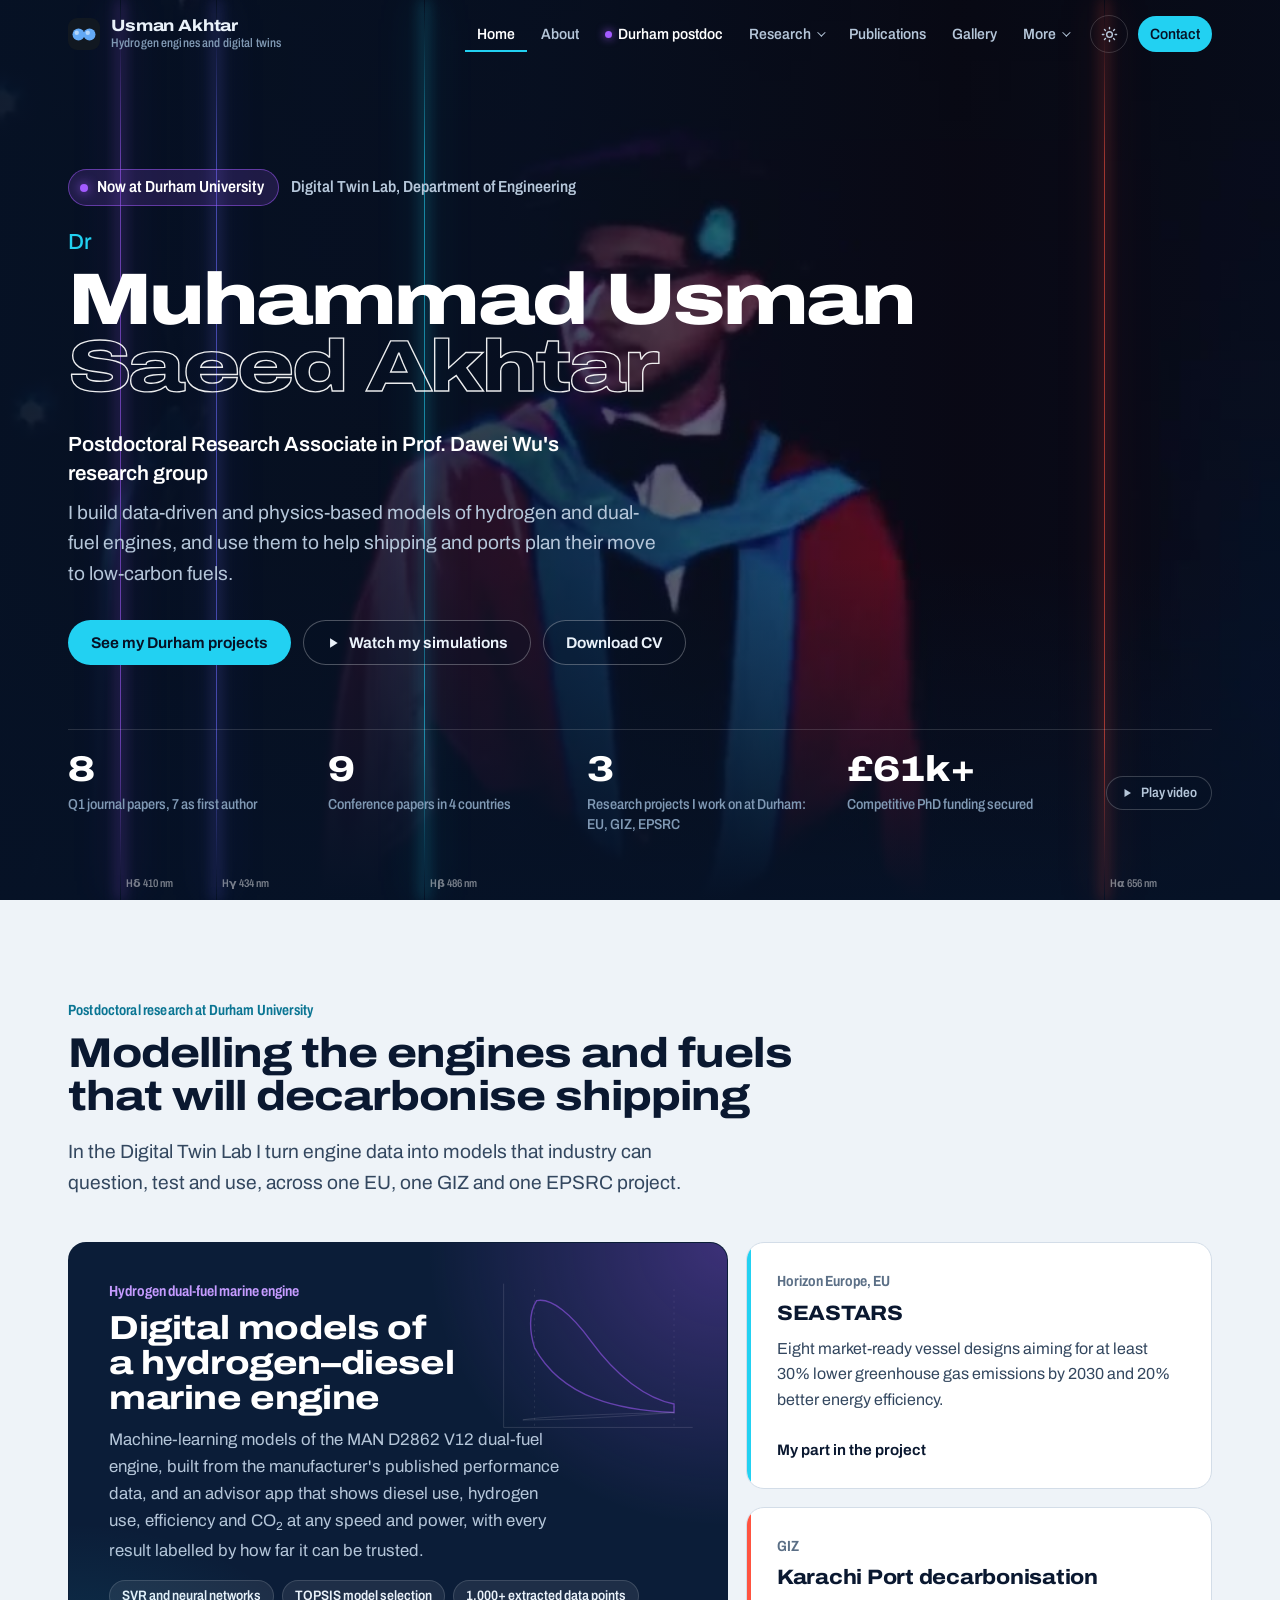
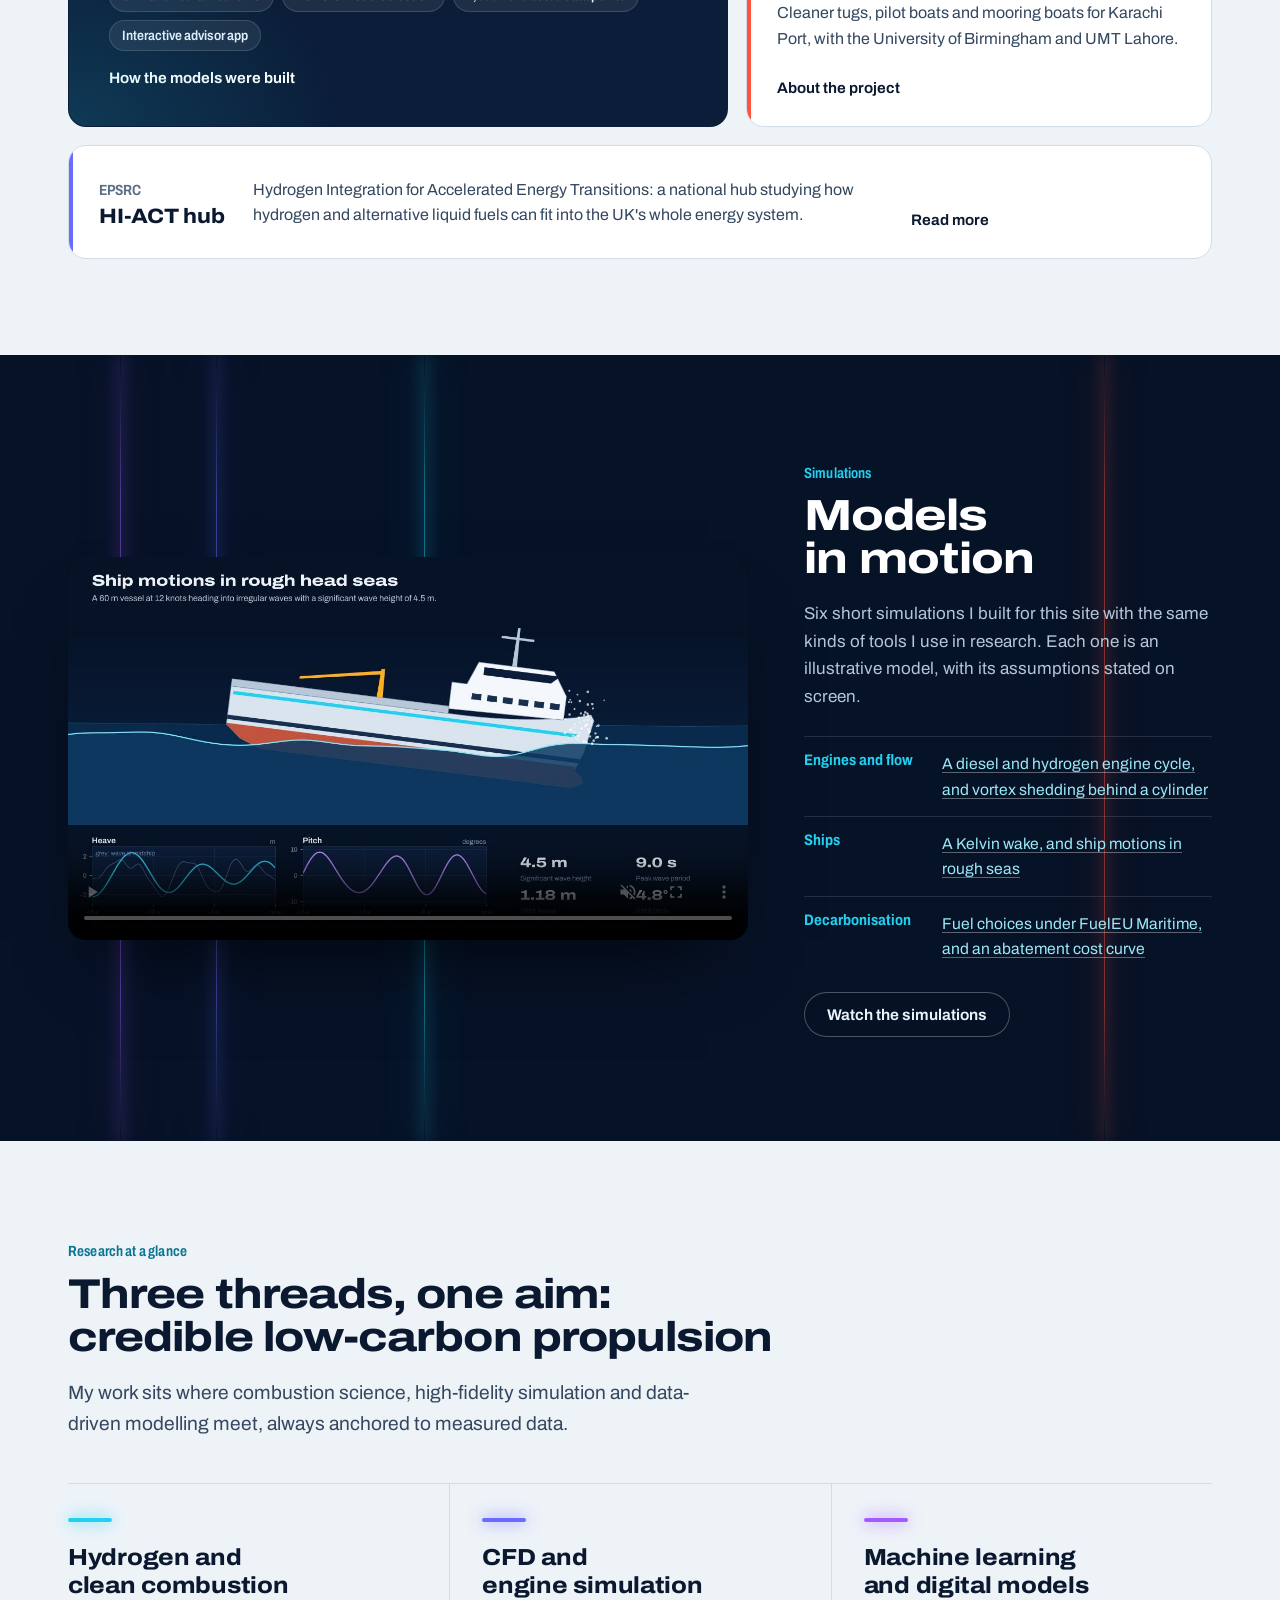
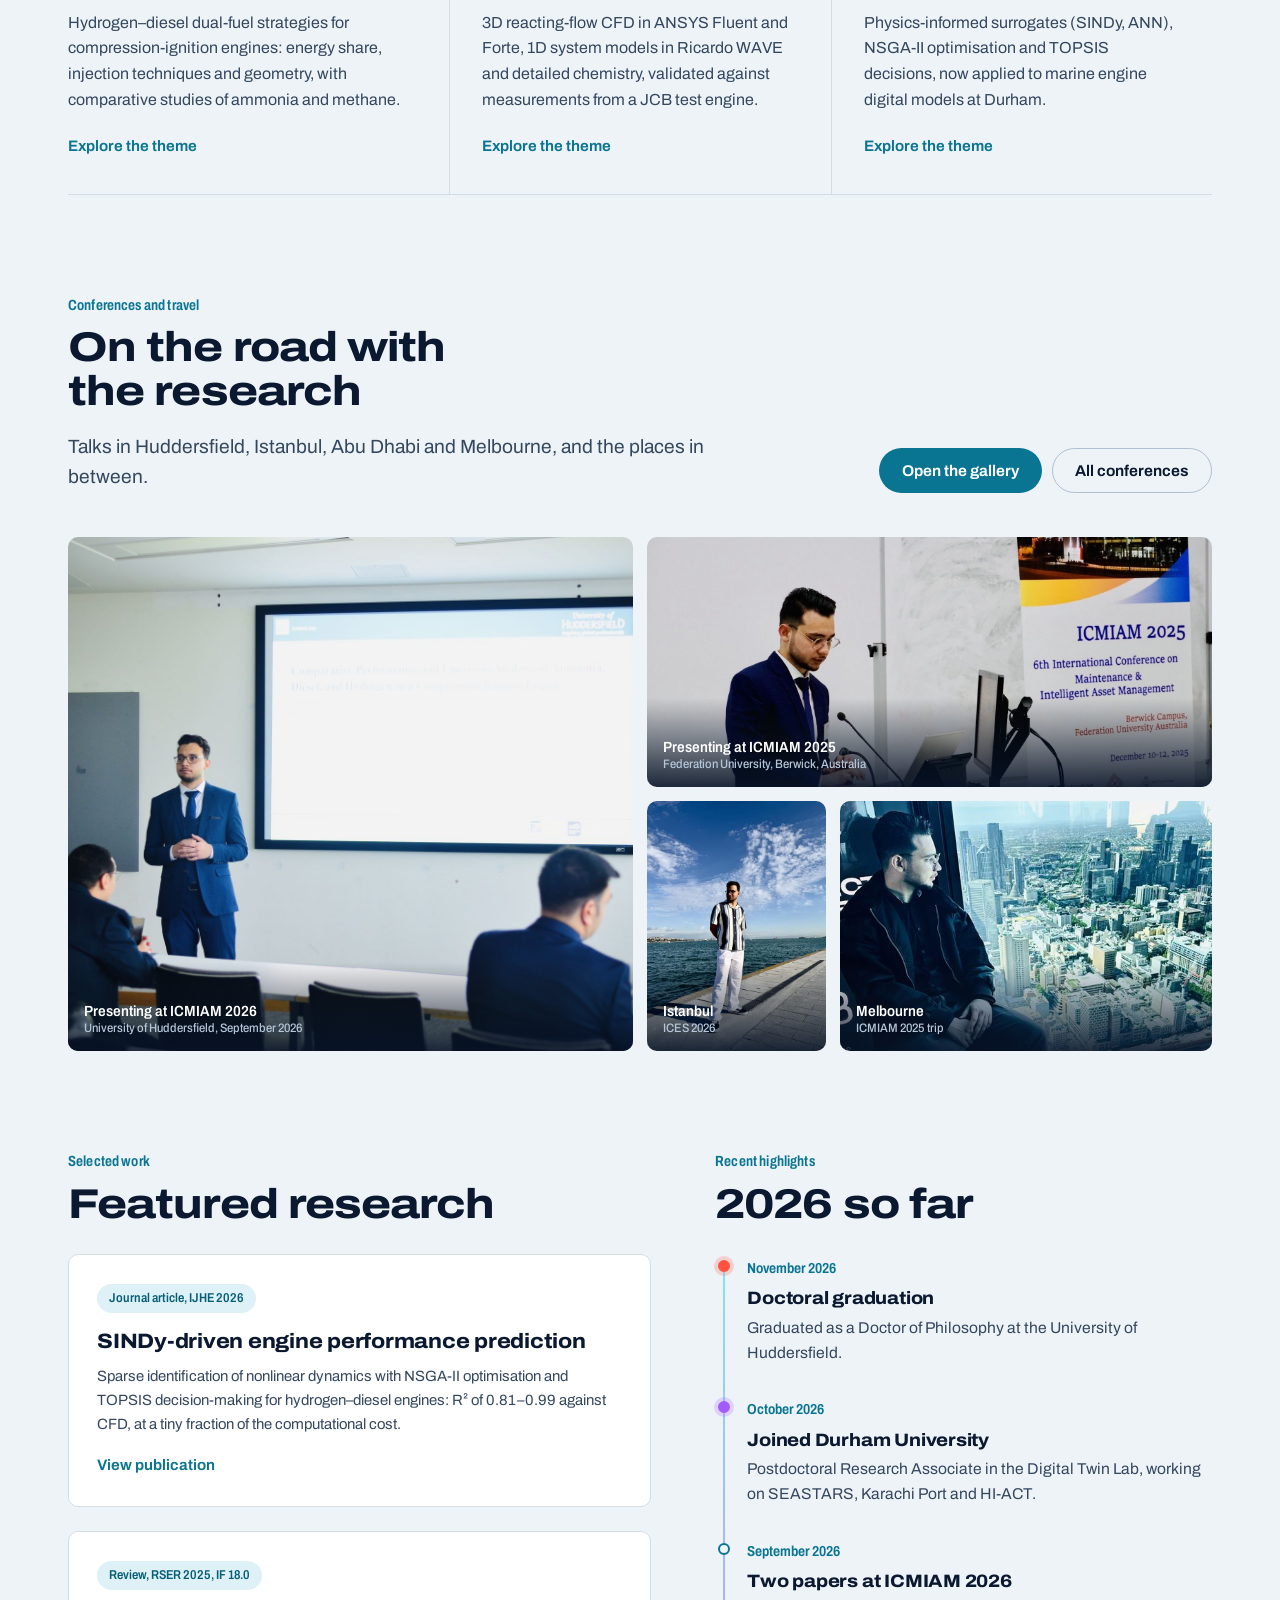
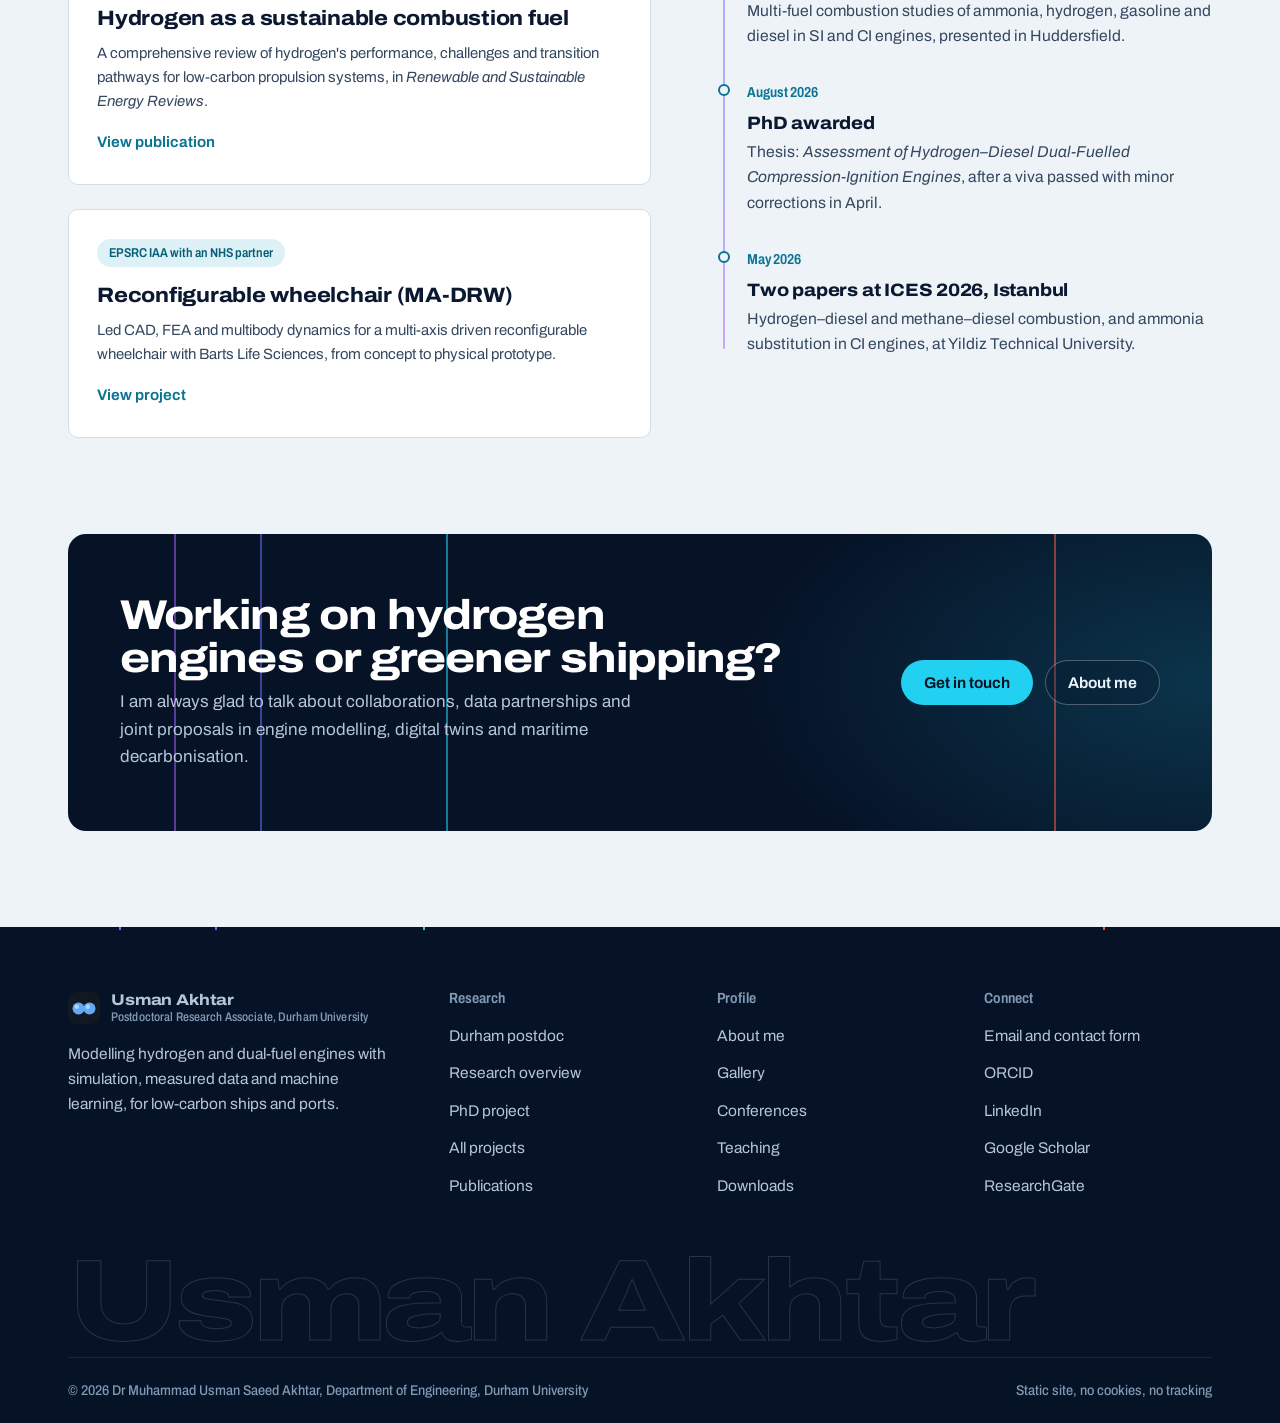
<file: index.html>
<!DOCTYPE html>
<html lang="en-GB" data-theme="light">
<head>
<meta charset="UTF-8">
<meta name="viewport" content="width=device-width, initial-scale=1.0">
<title>Dr Muhammad Usman Saeed Akhtar | Postdoctoral Researcher, Durham University</title>
<meta name="description" content="Portfolio of Dr Muhammad Usman Saeed Akhtar, Postdoctoral Research Associate in the Digital Twin Lab at Durham University: hydrogen and dual-fuel engine modelling, digital twins and maritime decarbonisation.">
<meta name="author" content="Dr Muhammad Usman Saeed Akhtar">
<link rel="canonical" href="https://your-domain.example/index.html">
<meta property="og:type" content="website">
<meta property="og:title" content="Dr Muhammad Usman Saeed Akhtar | Postdoctoral Researcher, Durham University">
<meta property="og:description" content="Portfolio of Dr Muhammad Usman Saeed Akhtar, Postdoctoral Research Associate in the Digital Twin Lab at Durham University: hydrogen and dual-fuel engine modelling, digital twins and maritime decarbonisation.">
<meta property="og:url" content="https://your-domain.example/index.html">
<meta property="og:image" content="https://your-domain.example/assets/images/og-cover.jpg">
<meta property="og:image:width" content="1200">
<meta property="og:image:height" content="630">
<meta name="twitter:card" content="summary_large_image">
<meta name="twitter:title" content="Dr Muhammad Usman Saeed Akhtar | Postdoctoral Researcher, Durham University">
<meta name="twitter:description" content="Portfolio of Dr Muhammad Usman Saeed Akhtar, Postdoctoral Research Associate in the Digital Twin Lab at Durham University: hydrogen and dual-fuel engine modelling, digital twins and maritime decarbonisation.">
<meta name="twitter:image" content="https://your-domain.example/assets/images/og-cover.jpg">
<meta name="theme-color" content="#061226">
<link rel="icon" href="assets/images/favicon.svg" type="image/svg+xml">
<link rel="icon" href="assets/images/favicon-32.png" sizes="32x32" type="image/png">
<link rel="apple-touch-icon" href="assets/images/apple-touch-icon.png">
<link rel="manifest" href="site.webmanifest">
<script>(function(){var d=document.documentElement,t="light";try{t=localStorage.getItem("theme")||(matchMedia("(prefers-color-scheme: dark)").matches?"dark":"light")}catch(e){}d.setAttribute("data-theme",t);if(!matchMedia("(prefers-reduced-motion: reduce)").matches)d.classList.add("ignite")})();</script>
<link rel="stylesheet" href="css/fonts.css">
<link rel="stylesheet" href="css/styles.css">
</head>
<body>
<a class="skip-link" href="#main">Skip to content</a>
<header class="site-header is-over">
  <div class="wrap nav">
    <a class="brand" href="index.html">
      <img src="assets/images/favicon.svg" alt="" width="32" height="32">
      <span>Usman Akhtar<small>Hydrogen engines and digital twins</small></span>
    </a>
    <button class="nav-burger" aria-label="Open menu" aria-expanded="false"><span></span><span></span><span></span></button>
    <ul class="nav-links">
      <li><a href="index.html" aria-current="page">Home</a></li>
      <li><a href="about.html">About</a></li>
      <li><a class="nav-durham" href="durham.html">Durham postdoc</a></li>
      <li class="has-sub">
        <button class="sub-toggle" aria-expanded="false" aria-haspopup="true">Research</button>
        <ul class="sub">
          <li><a href="research.html">Research overview</a></li>
          <li><a href="phd-project.html">PhD project</a></li>
          <li><a href="projects.html">All projects</a></li>
        </ul>
      </li>
      <li><a href="publications.html">Publications</a></li>
      <li><a href="gallery.html">Gallery</a></li>
      <li class="has-sub">
        <button class="sub-toggle" aria-expanded="false" aria-haspopup="true">More</button>
        <ul class="sub">
          <li><a href="conferences.html">Conferences</a></li>
          <li><a href="teaching.html">Teaching</a></li>
          <li><a href="expertise.html">Expertise and software</a></li>
          <li><a href="achievements.html">Awards and development</a></li>
          <li><a href="downloads.html">Downloads</a></li>
        </ul>
      </li>
      <li class="nav-actions">
        <button class="theme-toggle" aria-label="Switch to dark mode">
          <svg class="sun" width="17" height="17" viewBox="0 0 24 24" fill="none" stroke="currentColor" stroke-width="2" stroke-linecap="round" aria-hidden="true"><circle cx="12" cy="12" r="4"/><path d="M12 2v2m0 16v2M4.9 4.9l1.4 1.4m11.4 11.4 1.4 1.4M2 12h2m16 0h2M4.9 19.1l1.4-1.4M17.7 6.3l1.4-1.4"/></svg>
          <svg class="moon" width="16" height="16" viewBox="0 0 24 24" fill="none" stroke="currentColor" stroke-width="2" stroke-linecap="round" stroke-linejoin="round" aria-hidden="true"><path d="M21 12.8A9 9 0 1 1 11.2 3a7 7 0 0 0 9.8 9.8Z"/></svg>
        </button>
        <a class="btn btn-primary btn-sm nav-contact" href="contact.html">Contact</a>
      </li>
    </ul>
  </div>
</header>
<main id="main">
<section class="hero-cinema" aria-labelledby="hero-title">
  <div class="hero-video" aria-hidden="true">
    <video autoplay muted loop playsinline preload="auto" poster="assets/video/hero-loop-poster.jpg">
      <source src="assets/video/hero-loop.mp4" type="video/mp4">
    </video>
  </div>
  <div class="spectra" aria-hidden="true"><i></i><i></i><i></i><i></i></div>
  <div class="spectra-legend" aria-hidden="true"><span style="left:9.375%">H&delta; 410 nm</span><span style="left:16.875%">H&gamma; 434 nm</span><span style="left:33.125%">H&beta; 486 nm</span><span style="left:86.25%">H&alpha; 656 nm</span></div>
  <div class="wrap hero-inner">
    <p class="hero-kicker"><span class="live">Now at Durham University</span> Digital Twin Lab, Department of Engineering</p>
    <h1 class="hero-name" id="hero-title"><span class="dr">Dr</span><span class="ln">Muhammad Usman</span><span class="ln">Saeed Akhtar</span></h1>
    <p class="hero-role">Postdoctoral Research Associate in Prof. Dawei Wu's research group</p>
    <p class="lead">I build data-driven and physics-based models of hydrogen and dual-fuel engines, and use them to help shipping and ports plan their move to low-carbon fuels.</p>
    <div class="hero-ctas">
      <a class="btn btn-primary" href="durham.html">See my Durham projects</a>
      <a class="btn btn-ghost" href="#models">
        <svg width="14" height="14" viewBox="0 0 24 24" fill="currentColor" aria-hidden="true"><path d="M7 4v16l13-8z"/></svg>
        Watch my simulations
      </a>
      <a class="btn btn-ghost" href="assets/downloads/Muhammad-Usman-Saeed-Akhtar-CV.pdf" download>Download CV</a>
    </div>
    <div class="hero-foot">
      <div class="readout"><b>8</b><span>Q1 journal papers, 7 as first author</span></div>
      <div class="readout"><b>9</b><span>Conference papers in 4 countries</span></div>
      <div class="readout"><b>3</b><span>Research projects I work on at Durham: EU, GIZ, EPSRC</span></div>
      <div class="readout"><b>&pound;61k+</b><span>Competitive PhD funding secured</span></div>
      <button class="video-toggle" type="button" aria-pressed="false">
        <svg class="vt-pause" width="12" height="12" viewBox="0 0 24 24" fill="currentColor" aria-hidden="true"><path d="M6 4h4v16H6zM14 4h4v16h-4z"/></svg>
        <svg class="vt-play" width="12" height="12" viewBox="0 0 24 24" fill="currentColor" aria-hidden="true" style="display:none"><path d="M7 4v16l13-8z"/></svg>
        <span class="vt-label">Pause video</span>
      </button>
    </div>
  </div>
</section>

<section class="section" id="durham">
  <div class="wrap">
    <div class="section-head">
      <p class="eyebrow">Postdoctoral research at Durham University</p>
      <h2>Modelling the engines and fuels that will decarbonise shipping</h2>
      <p class="lead">In the Digital Twin Lab I turn engine data into models that industry can question, test and use, across one EU, one GIZ and one EPSRC project.</p>
    </div>
    <div class="bento">
      <a class="tile tile-feature" href="durham.html#d2862">
        <span class="funder">Hydrogen dual-fuel marine engine</span>
        <h3>Digital models of a hydrogen&ndash;diesel marine engine</h3>
        <p>Machine-learning models of the MAN D2862 V12 dual-fuel engine, built from the manufacturer's published performance data, and an advisor app that shows diesel use, hydrogen use, efficiency and CO<sub>2</sub> at any speed and power, with every result labelled by how far it can be trusted.</p>
        <div class="chips-inline"><span>SVR and neural networks</span><span>TOPSIS model selection</span><span>1,000+ extracted data points</span><span>Interactive advisor app</span></div>
        <span class="go">How the models were built</span>
        <svg class="engine-svg" viewBox="0 0 420 320" fill="none" stroke="currentColor" stroke-width="2" aria-hidden="true">
          <path d="M50 20V290H405" stroke-width="1.5"/>
          <path d="M370 262C270 258 160 236 108 140C99 112 96 76 112 52C140 46 178 78 214 128C262 194 318 236 370 246Z" stroke="#A35BFF" stroke-width="2.6"/>
          <path d="M370 262C270 270 150 276 86 276C110 270 260 264 370 262" stroke-width="1.4"/>
          <path d="M108 30V290M370 30V290" stroke-dasharray="4 7" stroke-width="1"/>
        </svg>
      </a>
      <a class="tile tile-side" style="--tc:var(--h-beta)" href="durham.html#seastars">
        <span class="funder">Horizon Europe, EU</span>
        <h3>SEASTARS</h3>
        <p>Eight market-ready vessel designs aiming for at least 30% lower greenhouse gas emissions by 2030 and 20% better energy efficiency.</p>
        <span class="go">My part in the project</span>
      </a>
      <a class="tile tile-side" style="--tc:var(--h-alpha)" href="durham.html#karachi">
        <span class="funder">GIZ</span>
        <h3>Karachi Port decarbonisation</h3>
        <p>Cleaner tugs, pilot boats and mooring boats for Karachi Port, with the University of Birmingham and UMT Lahore.</p>
        <span class="go">About the project</span>
      </a>
      <a class="tile tile-wide" style="--tc:var(--h-gamma)" href="durham.html#hi-act">
        <div>
          <span class="funder">EPSRC</span>
          <h3>HI-ACT hub</h3>
        </div>
        <p>Hydrogen Integration for Accelerated Energy Transitions: a national hub studying how hydrogen and alternative liquid fuels can fit into the UK's whole energy system.</p>
        <span class="go">Read more</span>
      </a>
    </div>
  </div>
</section>

<section class="night film-band" id="models" aria-labelledby="models-title">
  <div class="spectra" aria-hidden="true"><i></i><i></i><i></i><i></i></div>
  <div class="wrap film-grid">
    <div class="film-frame">
      <video muted loop playsinline preload="none" data-demo poster="assets/video/ship-motions-poster.jpg" aria-label="Animation of a ship heaving and pitching in rough head seas, with live heave and pitch traces">
        <source src="assets/video/ship-motions.mp4" type="video/mp4">
      </video>
    </div>
    <div>
      <p class="eyebrow">Simulations</p>
      <h2 class="film-title" id="models-title">Models in motion</h2>
      <p>Six short simulations I built for this site with the same kinds of tools I use in research. Each one is an illustrative model, with its assumptions stated on screen.</p>
      <ul class="journey">
        <li><b>Engines and flow</b><span><a href="research.html#simulations">A diesel and hydrogen engine cycle, and vortex shedding behind a cylinder</a></span></li>
        <li><b>Ships</b><span><a href="durham.html#marine-models">A Kelvin wake, and ship motions in rough seas</a></span></li>
        <li><b>Decarbonisation</b><span><a href="durham.html#decarbonisation-demos">Fuel choices under FuelEU Maritime, and an abatement cost curve</a></span></li>
      </ul>
      <a class="btn btn-ghost" href="durham.html#decarbonisation-demos">Watch the simulations</a>
    </div>
  </div>
</section>

<section class="section" style="padding-top:96px">
  <div class="wrap">
    <div class="section-head">
      <p class="eyebrow">Research at a glance</p>
      <h2>Three threads, one aim: credible low-carbon propulsion</h2>
      <p class="lead">My work sits where combustion science, high-fidelity simulation and data-driven modelling meet, always anchored to measured data.</p>
    </div>
    <div class="threads">
      <a class="thread" style="--tc:var(--h-beta)" href="research.html#hydrogen">
        <h3>Hydrogen and clean combustion</h3>
        <p>Hydrogen&ndash;diesel dual-fuel strategies for compression-ignition engines: energy share, injection techniques and geometry, with comparative studies of ammonia and methane.</p>
        <span class="more">Explore the theme</span>
      </a>
      <a class="thread" style="--tc:var(--h-gamma)" href="research.html#simulation">
        <h3>CFD and engine simulation</h3>
        <p>3D reacting-flow CFD in ANSYS Fluent and Forte, 1D system models in Ricardo WAVE and detailed chemistry, validated against measurements from a JCB test engine.</p>
        <span class="more">Explore the theme</span>
      </a>
      <a class="thread" style="--tc:var(--h-delta)" href="research.html#ml">
        <h3>Machine learning and digital models</h3>
        <p>Physics-informed surrogates (SINDy, ANN), NSGA-II optimisation and TOPSIS decisions, now applied to marine engine digital models at Durham.</p>
        <span class="more">Explore the theme</span>
      </a>
    </div>
  </div>
</section>

<section class="section" aria-labelledby="road-title">
  <div class="wrap">
    <div class="section-head" style="display:flex;justify-content:space-between;align-items:flex-end;gap:24px;flex-wrap:wrap;max-width:none">
      <div style="max-width:640px">
        <p class="eyebrow">Conferences and travel</p>
        <h2 id="road-title">On the road with the research</h2>
        <p class="lead">Talks in Huddersfield, Istanbul, Abu Dhabi and Melbourne, and the places in between.</p>
      </div>
      <div style="display:flex;gap:10px;flex-wrap:wrap">
        <a class="btn btn-primary" href="gallery.html">Open the gallery</a>
        <a class="btn btn-ghost" href="conferences.html">All conferences</a>
      </div>
    </div>
    <div class="mosaic">
      <figure class="m1">
        <img src="assets/images/gallery/icmiam26-5897-lg.jpg" alt="Usman presenting his paper to a seminar room at ICMIAM 2026" loading="lazy" width="1600" height="1068">
        <figcaption>Presenting at ICMIAM 2026<small>University of Huddersfield, September 2026</small></figcaption>
      </figure>
      <figure class="m2">
        <img src="assets/images/gallery/icmiam25-talk-lg.jpg" alt="Usman speaking at the podium in front of the ICMIAM 2025 banner" loading="lazy" width="1600" height="900">
        <figcaption>Presenting at ICMIAM 2025<small>Federation University, Berwick, Australia</small></figcaption>
      </figure>
      <figure class="m3">
        <img src="assets/images/gallery/ices26-2447-sm.jpg" alt="Usman on the Istanbul waterfront under a blue sky" loading="lazy" width="540" height="720">
        <figcaption>Istanbul<small>ICES 2026</small></figcaption>
      </figure>
      <figure class="m4">
        <img src="assets/images/gallery/icmiam25-9225-sm.jpg" alt="Usman looking out over Melbourne from a high observation deck" loading="lazy" width="540" height="720" style="object-position:50% 35%">
        <figcaption>Melbourne<small>ICMIAM 2025 trip</small></figcaption>
      </figure>
    </div>
  </div>
</section>

<section class="section">
  <div class="wrap split">
    <div>
      <p class="eyebrow">Selected work</p>
      <h2>Featured research</h2>
      <div class="grid mt-3">
        <a class="card" href="publications.html">
          <span class="badge badge-accent">Journal article, IJHE 2026</span>
          <h3 class="mt-2">SINDy-driven engine performance prediction</h3>
          <p class="small">Sparse identification of nonlinear dynamics with NSGA-II optimisation and TOPSIS decision-making for hydrogen&ndash;diesel engines: R&sup2; of 0.81&ndash;0.99 against CFD, at a tiny fraction of the computational cost.</p>
          <span class="more">View publication</span>
        </a>
        <a class="card" href="publications.html">
          <span class="badge badge-accent">Review, RSER 2025, IF 18.0</span>
          <h3 class="mt-2">Hydrogen as a sustainable combustion fuel</h3>
          <p class="small">A comprehensive review of hydrogen's performance, challenges and transition pathways for low-carbon propulsion systems, in <em>Renewable and Sustainable Energy Reviews</em>.</p>
          <span class="more">View publication</span>
        </a>
        <a class="card" href="projects.html#wheelchair">
          <span class="badge badge-accent">EPSRC IAA with an NHS partner</span>
          <h3 class="mt-2">Reconfigurable wheelchair (MA-DRW)</h3>
          <p class="small">Led CAD, FEA and multibody dynamics for a multi-axis driven reconfigurable wheelchair with Barts Life Sciences, from concept to physical prototype.</p>
          <span class="more">View project</span>
        </a>
      </div>
    </div>
    <div>
      <p class="eyebrow">Recent highlights</p>
      <h2>2026 so far</h2>
      <ul class="timeline mt-3">
        <li class="flame">
          <span class="tl-date">November 2026</span>
          <h3>Doctoral graduation</h3>
          <p>Graduated as a Doctor of Philosophy at the University of Huddersfield.</p>
        </li>
        <li class="durham">
          <span class="tl-date">October 2026</span>
          <h3>Joined Durham University</h3>
          <p>Postdoctoral Research Associate in the Digital Twin Lab, working on SEASTARS, Karachi Port and HI-ACT.</p>
        </li>
        <li>
          <span class="tl-date">September 2026</span>
          <h3>Two papers at ICMIAM 2026</h3>
          <p>Multi-fuel combustion studies of ammonia, hydrogen, gasoline and diesel in SI and CI engines, presented in Huddersfield.</p>
        </li>
        <li>
          <span class="tl-date">August 2026</span>
          <h3>PhD awarded</h3>
          <p>Thesis: <em>Assessment of Hydrogen&ndash;Diesel Dual-Fuelled Compression-Ignition Engines</em>, after a viva passed with minor corrections in April.</p>
        </li>
        <li>
          <span class="tl-date">May 2026</span>
          <h3>Two papers at ICES 2026, Istanbul</h3>
          <p>Hydrogen&ndash;diesel and methane&ndash;diesel combustion, and ammonia substitution in CI engines, at Yildiz Technical University.</p>
        </li>
      </ul>
    </div>
  </div>
</section>

<section class="section">
  <div class="wrap">
    <div class="cta-band">
      <div>
        <h2>Working on hydrogen engines or greener shipping?</h2>
        <p>I am always glad to talk about collaborations, data partnerships and joint proposals in engine modelling, digital twins and maritime decarbonisation.</p>
      </div>
      <div style="display:flex;gap:12px;flex-wrap:wrap">
        <a class="btn btn-primary" href="contact.html">Get in touch</a>
        <a class="btn btn-ghost" href="about.html">About me</a>
      </div>
    </div>
  </div>
</section>

<script type="application/ld+json">
{
  "@context": "https://schema.org",
  "@type": "Person",
  "name": "Muhammad Usman Saeed Akhtar",
  "honorificPrefix": "Dr",
  "jobTitle": "Postdoctoral Research Associate",
  "worksFor": { "@type": "CollegeOrUniversity", "name": "Durham University", "department": "Department of Engineering" },
  "alumniOf": { "@type": "CollegeOrUniversity", "name": "University of Huddersfield" },
  "knowsAbout": ["Hydrogen combustion", "Dual-fuel marine engines", "Digital twins", "Computational fluid dynamics", "Engine simulation", "Machine learning surrogate modelling", "Maritime decarbonisation"],
  "sameAs": ["https://orcid.org/0009-0002-7850-0737", "https://www.linkedin.com/in/dr-muhammad-usman-saeed-akhtar-phd-051b201b5/", "https://scholar.google.com/citations?user=2fQxxucAAAAJ&hl=en", "https://www.researchgate.net/profile/Muhammad-Akhtar-149"]
}
</script>
</main>
<footer class="site-footer">
  <div class="wrap">
    <div class="footer-grid">
      <div class="footer-brand">
        <a class="brand" href="index.html">
          <img src="assets/images/favicon.svg" alt="" width="32" height="32">
          <span>Usman Akhtar<small>Postdoctoral Research Associate, Durham University</small></span>
        </a>
        <p>Modelling hydrogen and dual-fuel engines with simulation, measured data and machine learning, for low-carbon ships and ports.</p>
      </div>
      <div>
        <h4>Research</h4>
        <ul>
          <li><a href="durham.html">Durham postdoc</a></li>
          <li><a href="research.html">Research overview</a></li>
          <li><a href="phd-project.html">PhD project</a></li>
          <li><a href="projects.html">All projects</a></li>
          <li><a href="publications.html">Publications</a></li>
        </ul>
      </div>
      <div>
        <h4>Profile</h4>
        <ul>
          <li><a href="about.html">About me</a></li>
          <li><a href="gallery.html">Gallery</a></li>
          <li><a href="conferences.html">Conferences</a></li>
          <li><a href="teaching.html">Teaching</a></li>
          <li><a href="downloads.html">Downloads</a></li>
        </ul>
      </div>
      <div>
        <h4>Connect</h4>
        <ul>
          <li><a href="contact.html">Email and contact form</a></li>
          <li><a href="https://orcid.org/0009-0002-7850-0737" rel="me noopener" target="_blank">ORCID</a></li>
          <li><a href="https://www.linkedin.com/in/dr-muhammad-usman-saeed-akhtar-phd-051b201b5/" rel="me noopener" target="_blank">LinkedIn</a></li>
          <li><a href="https://scholar.google.com/citations?user=2fQxxucAAAAJ&amp;hl=en" rel="noopener" target="_blank">Google Scholar</a></li>
          <li><a href="https://www.researchgate.net/profile/Muhammad-Akhtar-149" rel="noopener" target="_blank">ResearchGate</a></li>
        </ul>
      </div>
    </div>
    <div class="footer-sign" aria-hidden="true">Usman Akhtar</div>
    <div class="footer-bottom">
      <span>&copy; <span id="year">2026</span> Dr Muhammad Usman Saeed Akhtar, Department of Engineering, Durham University</span>
      <span>Static site, no cookies, no tracking</span>
    </div>
  </div>
</footer>
<button class="back-to-top" aria-label="Back to top">
  <svg width="16" height="16" viewBox="0 0 24 24" fill="none" stroke="currentColor" stroke-width="2.4" stroke-linecap="round" stroke-linejoin="round" aria-hidden="true"><path d="M12 19V5m-7 7 7-7 7 7"/></svg>
</button>
<script src="js/main.js"></script>
</body>
</html>
</file>
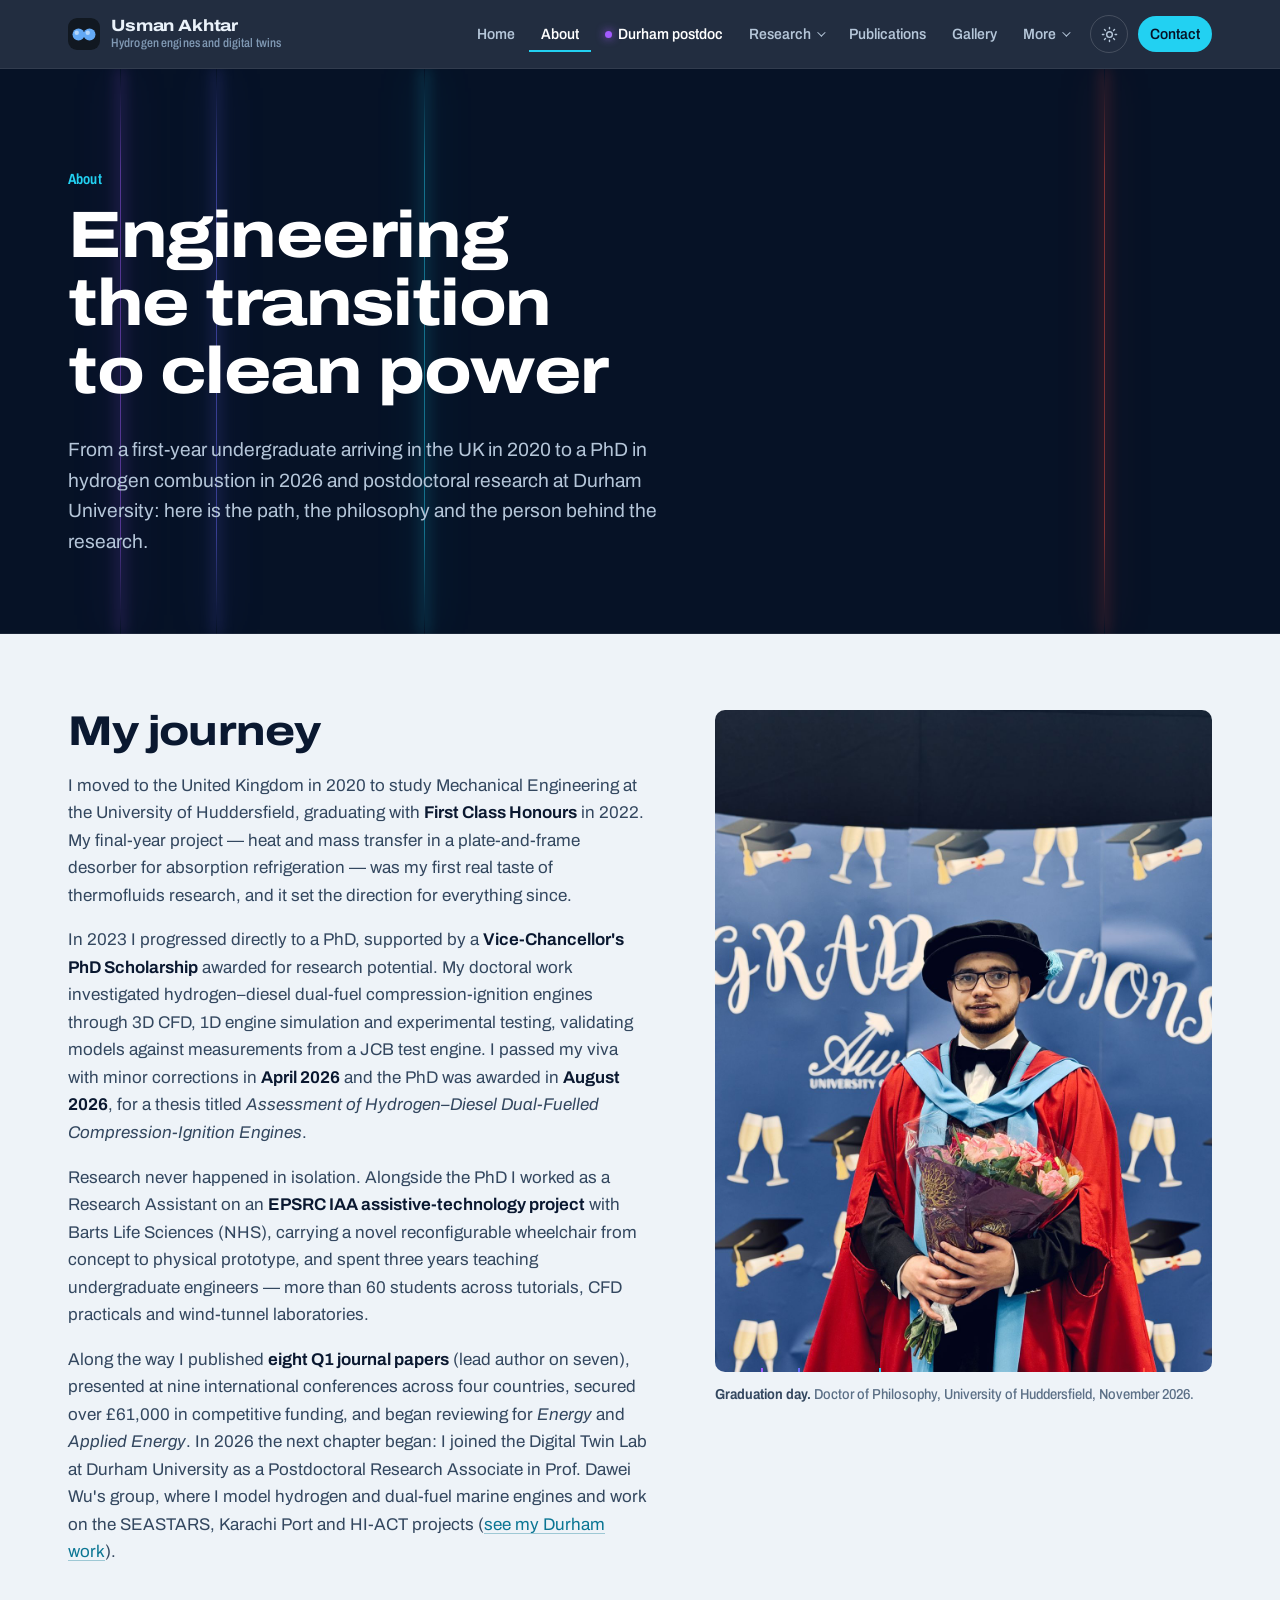
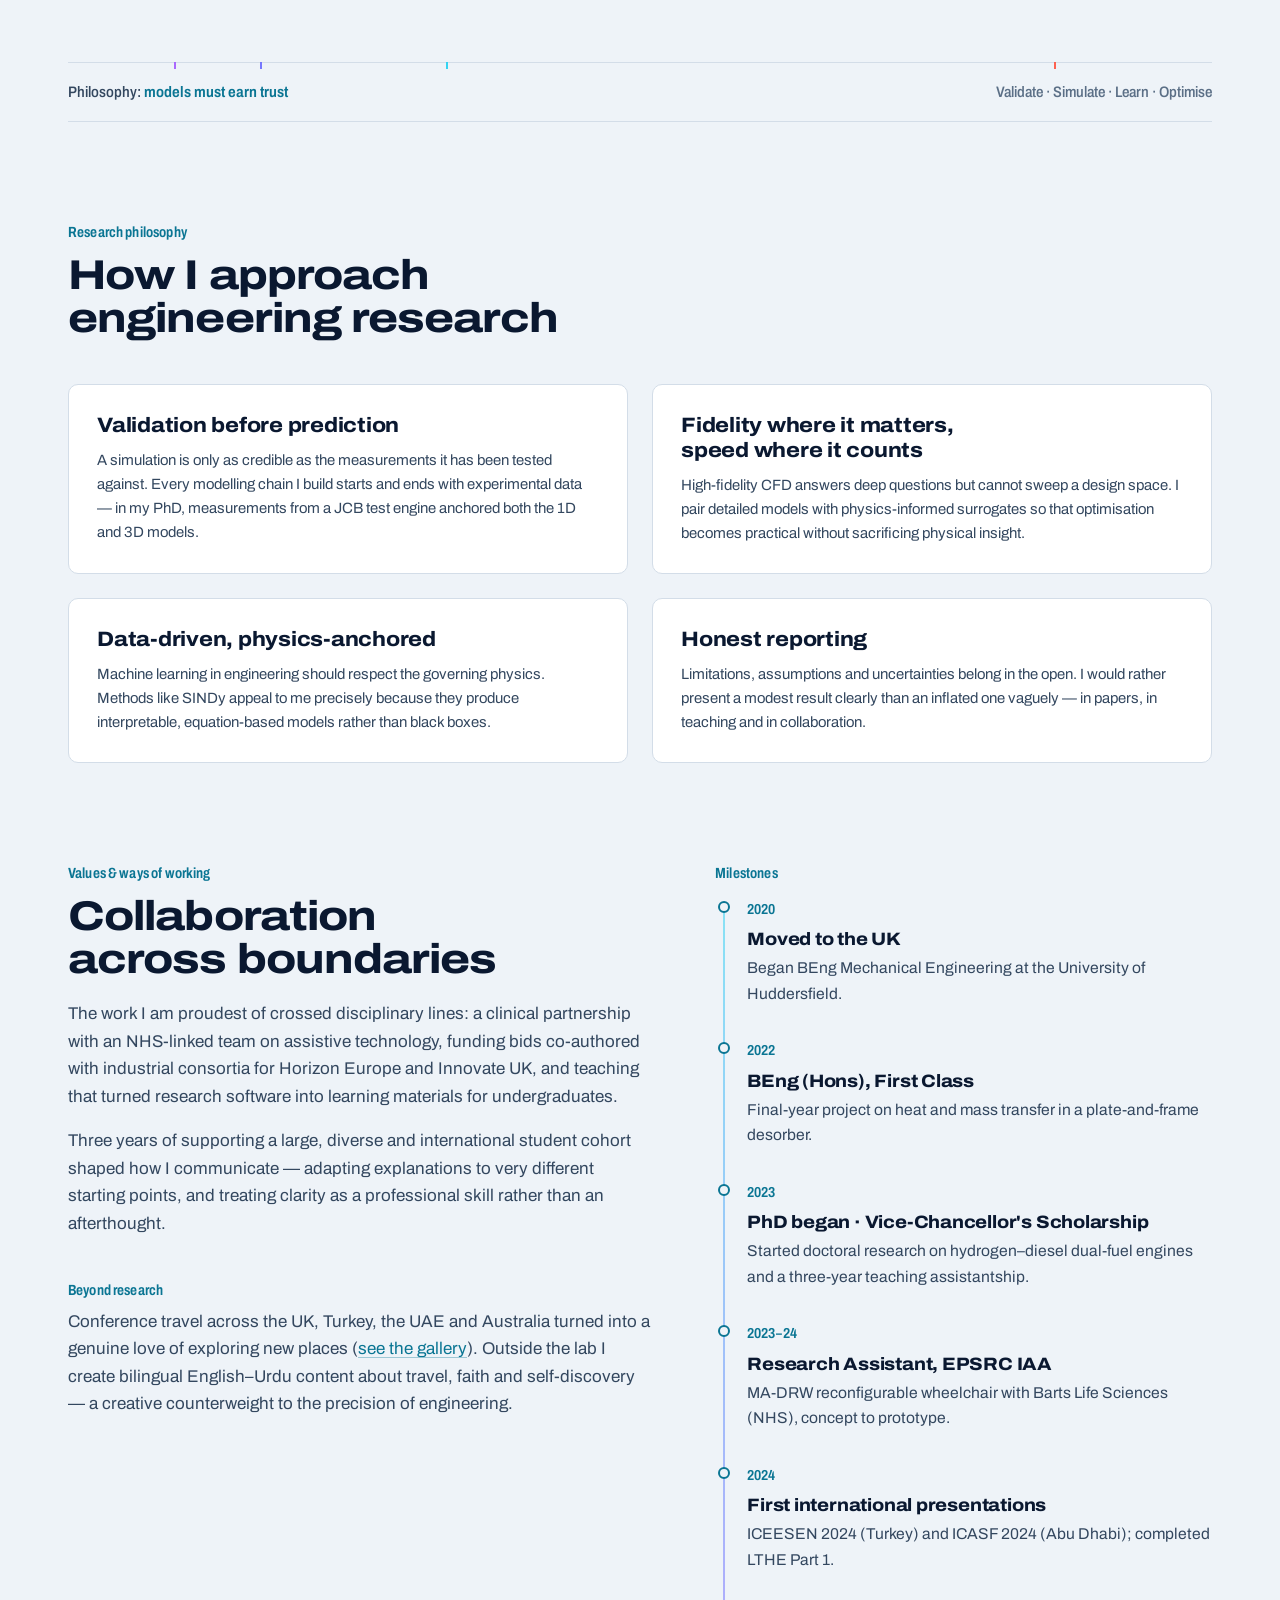
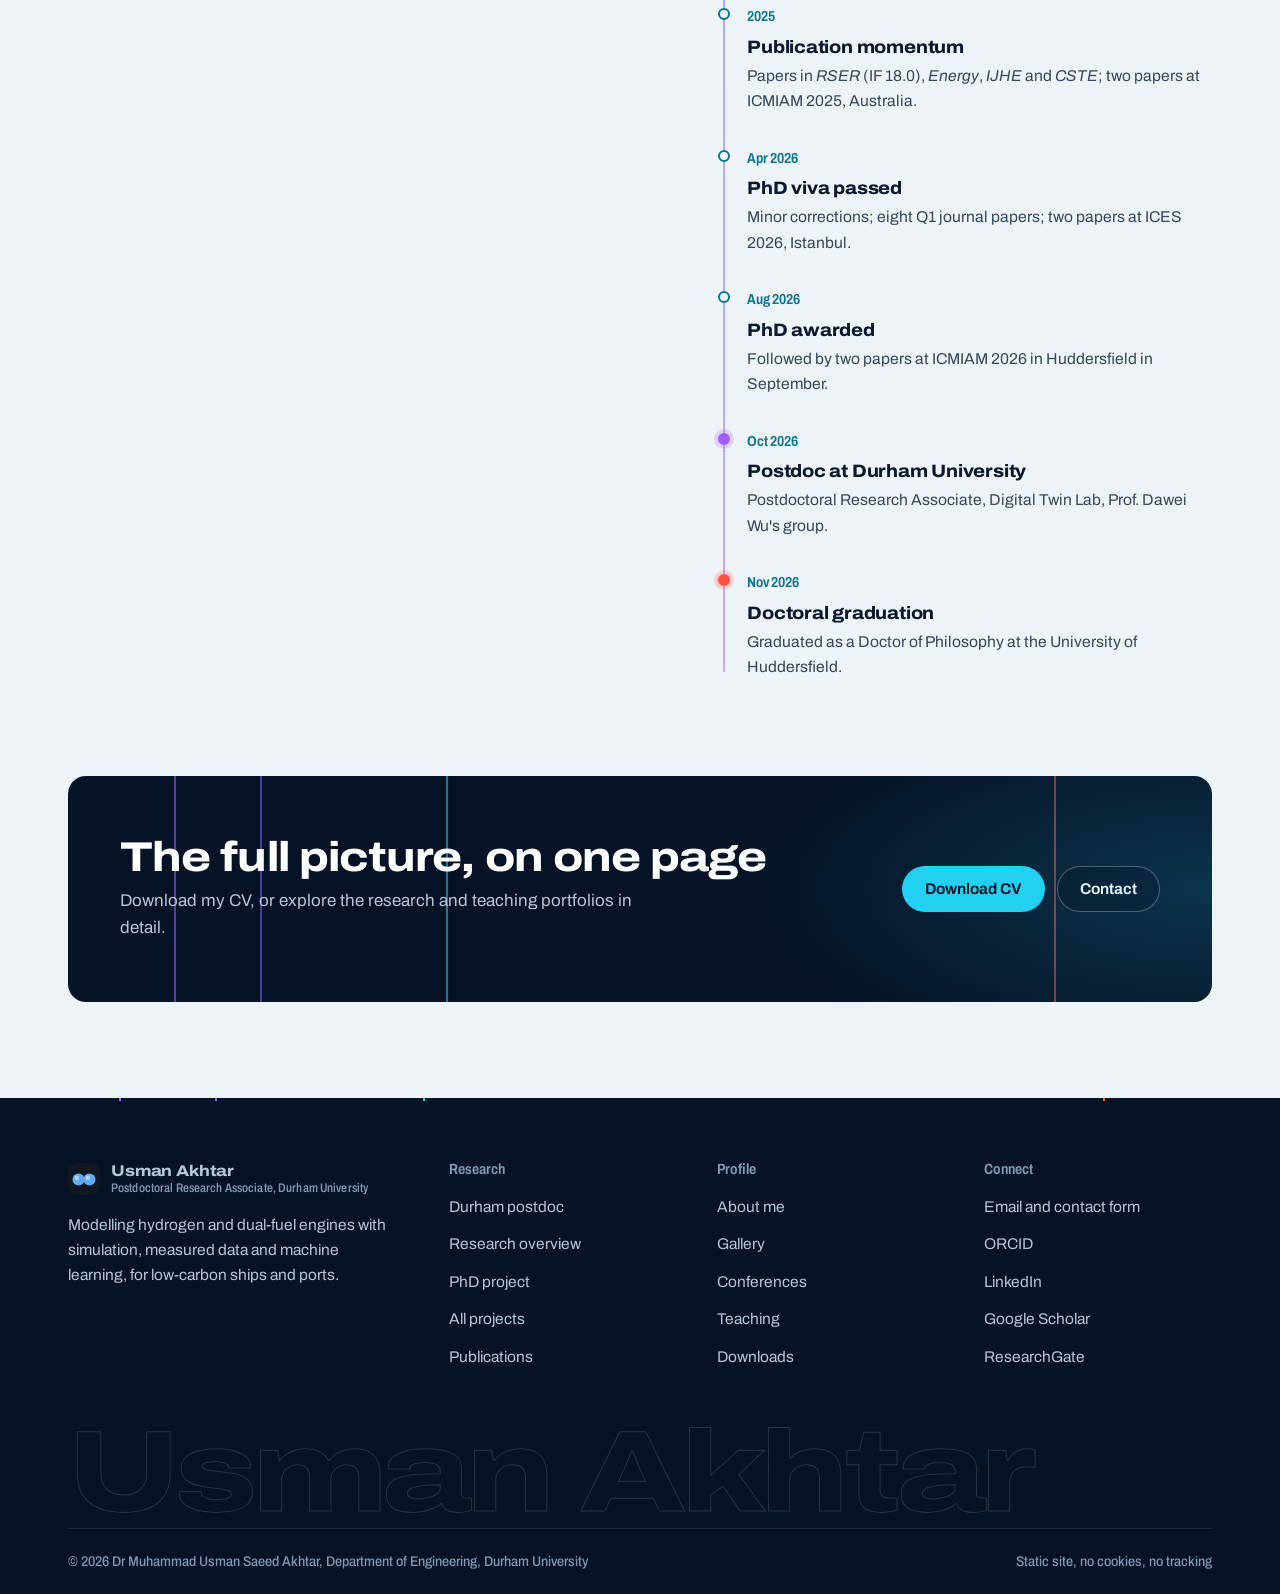
<file: about.html>
<!DOCTYPE html>
<html lang="en-GB" data-theme="light">
<head>
<meta charset="UTF-8">
<meta name="viewport" content="width=device-width, initial-scale=1.0">
<title>About | Dr Muhammad Usman Saeed Akhtar</title>
<meta name="description" content="The journey, research philosophy and values of Dr Muhammad Usman Saeed Akhtar, from a First Class BEng and a PhD in hydrogen combustion at Huddersfield to postdoctoral research at Durham University.">
<meta name="author" content="Dr Muhammad Usman Saeed Akhtar">
<link rel="canonical" href="https://your-domain.example/about.html">
<meta property="og:type" content="website">
<meta property="og:title" content="About | Dr Muhammad Usman Saeed Akhtar">
<meta property="og:description" content="The journey, research philosophy and values of Dr Muhammad Usman Saeed Akhtar, from a First Class BEng and a PhD in hydrogen combustion at Huddersfield to postdoctoral research at Durham University.">
<meta property="og:url" content="https://your-domain.example/about.html">
<meta property="og:image" content="https://your-domain.example/assets/images/og-cover.jpg">
<meta property="og:image:width" content="1200">
<meta property="og:image:height" content="630">
<meta name="twitter:card" content="summary_large_image">
<meta name="twitter:title" content="About | Dr Muhammad Usman Saeed Akhtar">
<meta name="twitter:description" content="The journey, research philosophy and values of Dr Muhammad Usman Saeed Akhtar, from a First Class BEng and a PhD in hydrogen combustion at Huddersfield to postdoctoral research at Durham University.">
<meta name="twitter:image" content="https://your-domain.example/assets/images/og-cover.jpg">
<meta name="theme-color" content="#061226">
<link rel="icon" href="assets/images/favicon.svg" type="image/svg+xml">
<link rel="icon" href="assets/images/favicon-32.png" sizes="32x32" type="image/png">
<link rel="apple-touch-icon" href="assets/images/apple-touch-icon.png">
<link rel="manifest" href="site.webmanifest">
<script>(function(){var d=document.documentElement,t="light";try{t=localStorage.getItem("theme")||(matchMedia("(prefers-color-scheme: dark)").matches?"dark":"light")}catch(e){}d.setAttribute("data-theme",t);if(!matchMedia("(prefers-reduced-motion: reduce)").matches)d.classList.add("ignite")})();</script>
<link rel="stylesheet" href="css/fonts.css">
<link rel="stylesheet" href="css/styles.css">
</head>
<body>
<a class="skip-link" href="#main">Skip to content</a>
<header class="site-header">
  <div class="wrap nav">
    <a class="brand" href="index.html">
      <img src="assets/images/favicon.svg" alt="" width="32" height="32">
      <span>Usman Akhtar<small>Hydrogen engines and digital twins</small></span>
    </a>
    <button class="nav-burger" aria-label="Open menu" aria-expanded="false"><span></span><span></span><span></span></button>
    <ul class="nav-links">
      <li><a href="index.html">Home</a></li>
      <li><a href="about.html" aria-current="page">About</a></li>
      <li><a class="nav-durham" href="durham.html">Durham postdoc</a></li>
      <li class="has-sub">
        <button class="sub-toggle" aria-expanded="false" aria-haspopup="true">Research</button>
        <ul class="sub">
          <li><a href="research.html">Research overview</a></li>
          <li><a href="phd-project.html">PhD project</a></li>
          <li><a href="projects.html">All projects</a></li>
        </ul>
      </li>
      <li><a href="publications.html">Publications</a></li>
      <li><a href="gallery.html">Gallery</a></li>
      <li class="has-sub">
        <button class="sub-toggle" aria-expanded="false" aria-haspopup="true">More</button>
        <ul class="sub">
          <li><a href="conferences.html">Conferences</a></li>
          <li><a href="teaching.html">Teaching</a></li>
          <li><a href="expertise.html">Expertise and software</a></li>
          <li><a href="achievements.html">Awards and development</a></li>
          <li><a href="downloads.html">Downloads</a></li>
        </ul>
      </li>
      <li class="nav-actions">
        <button class="theme-toggle" aria-label="Switch to dark mode">
          <svg class="sun" width="17" height="17" viewBox="0 0 24 24" fill="none" stroke="currentColor" stroke-width="2" stroke-linecap="round" aria-hidden="true"><circle cx="12" cy="12" r="4"/><path d="M12 2v2m0 16v2M4.9 4.9l1.4 1.4m11.4 11.4 1.4 1.4M2 12h2m16 0h2M4.9 19.1l1.4-1.4M17.7 6.3l1.4-1.4"/></svg>
          <svg class="moon" width="16" height="16" viewBox="0 0 24 24" fill="none" stroke="currentColor" stroke-width="2" stroke-linecap="round" stroke-linejoin="round" aria-hidden="true"><path d="M21 12.8A9 9 0 1 1 11.2 3a7 7 0 0 0 9.8 9.8Z"/></svg>
        </button>
        <a class="btn btn-primary btn-sm nav-contact" href="contact.html">Contact</a>
      </li>
    </ul>
  </div>
</header>
<main id="main">
<section class="page-hero">
  <div class="spectra" aria-hidden="true"><i></i><i></i><i></i><i></i></div>
  <div class="wrap">
    <p class="eyebrow">About</p>
    <h1>Engineering the transition to clean power</h1>
    <p class="lead">From a first-year undergraduate arriving in the UK in 2020 to a PhD in hydrogen combustion in 2026 and postdoctoral research at Durham University: here is the path, the philosophy and the person behind the research.</p>
  </div>
</section>

<section class="section">
  <div class="wrap split">
    <div class="reveal">
      <h2>My journey</h2>
      <p>I moved to the United Kingdom in 2020 to study Mechanical Engineering at the University of Huddersfield, graduating with <strong>First Class Honours</strong> in 2022. My final-year project &mdash; heat and mass transfer in a plate-and-frame desorber for absorption refrigeration &mdash; was my first real taste of thermofluids research, and it set the direction for everything since.</p>
      <p>In 2023 I progressed directly to a PhD, supported by a <strong>Vice-Chancellor's PhD Scholarship</strong> awarded for research potential. My doctoral work investigated hydrogen&ndash;diesel dual-fuel compression-ignition engines through 3D CFD, 1D engine simulation and experimental testing, validating models against measurements from a JCB test engine. I passed my viva with minor corrections in <strong>April 2026</strong> and the PhD was awarded in <strong>August 2026</strong>, for a thesis titled <em>Assessment of Hydrogen&ndash;Diesel Dual-Fuelled Compression-Ignition Engines</em>.</p>
      <p>Research never happened in isolation. Alongside the PhD I worked as a Research Assistant on an <strong>EPSRC IAA assistive-technology project</strong> with Barts Life Sciences (NHS), carrying a novel reconfigurable wheelchair from concept to physical prototype, and spent three years teaching undergraduate engineers &mdash; more than 60 students across tutorials, CFD practicals and wind-tunnel laboratories.</p>
      <p>Along the way I published <strong>eight Q1 journal papers</strong> (lead author on seven), presented at nine international conferences across four countries, secured over &pound;61,000 in competitive funding, and began reviewing for <em>Energy</em> and <em>Applied Energy</em>. In 2026 the next chapter began: I joined the Digital Twin Lab at Durham University as a Postdoctoral Research Associate in Prof. Dawei Wu's group, where I model hydrogen and dual-fuel marine engines and work on the SEASTARS, Karachi Port and HI-ACT projects (<a href="durham.html">see my Durham work</a>).</p>
    </div>
    <div class="fig reveal">
      <div class="fig-frame">
        <img src="assets/images/gallery/grad-7863-lg.jpg" alt="Usman in doctoral robes holding flowers on his graduation day" width="1200" height="1600" loading="lazy">
      </div>
      <p class="fig-caption"><b>Graduation day.</b> Doctor of Philosophy, University of Huddersfield, November 2026.</p>
    </div>
  </div>
</section>

<div class="wrap"><div class="reaction reveal">
  <span class="rx">Philosophy: <b>models must earn trust</b></span>
  <span>Validate &middot; Simulate &middot; Learn &middot; Optimise</span>
</div></div>

<section class="section">
  <div class="wrap">
    <div class="section-head reveal">
      <p class="eyebrow">Research philosophy</p>
      <h2>How I approach engineering research</h2>
    </div>
    <div class="grid cols-2">
      <div class="card reveal">
        <h3>Validation before prediction</h3>
        <p class="small">A simulation is only as credible as the measurements it has been tested against. Every modelling chain I build starts and ends with experimental data &mdash; in my PhD, measurements from a JCB test engine anchored both the 1D and 3D models.</p>
      </div>
      <div class="card reveal">
        <h3>Fidelity where it matters, speed where it counts</h3>
        <p class="small">High-fidelity CFD answers deep questions but cannot sweep a design space. I pair detailed models with physics-informed surrogates so that optimisation becomes practical without sacrificing physical insight.</p>
      </div>
      <div class="card reveal">
        <h3>Data-driven, physics-anchored</h3>
        <p class="small">Machine learning in engineering should respect the governing physics. Methods like SINDy appeal to me precisely because they produce interpretable, equation-based models rather than black boxes.</p>
      </div>
      <div class="card reveal">
        <h3>Honest reporting</h3>
        <p class="small">Limitations, assumptions and uncertainties belong in the open. I would rather present a modest result clearly than an inflated one vaguely &mdash; in papers, in teaching and in collaboration.</p>
      </div>
    </div>
  </div>
</section>

<section class="section">
  <div class="wrap split">
    <div class="reveal">
      <p class="eyebrow">Values &amp; ways of working</p>
      <h2>Collaboration across boundaries</h2>
      <p>The work I am proudest of crossed disciplinary lines: a clinical partnership with an NHS-linked team on assistive technology, funding bids co-authored with industrial consortia for Horizon Europe and Innovate UK, and teaching that turned research software into learning materials for undergraduates.</p>
      <p>Three years of supporting a large, diverse and international student cohort shaped how I communicate &mdash; adapting explanations to very different starting points, and treating clarity as a professional skill rather than an afterthought.</p>
      <p class="eyebrow mt-3" style="margin-bottom:8px">Beyond research</p>
      <p>Conference travel across the UK, Turkey, the UAE and Australia turned into a genuine love of exploring new places (<a href="gallery.html">see the gallery</a>). Outside the lab I create bilingual English&ndash;Urdu content about travel, faith and self-discovery &mdash; a creative counterweight to the precision of engineering.</p>
    </div>
    <div class="reveal">
      <p class="eyebrow">Milestones</p>
      <ul class="timeline">
        <li><span class="tl-date">2020</span><h3>Moved to the UK</h3><p>Began BEng Mechanical Engineering at the University of Huddersfield.</p></li>
        <li><span class="tl-date">2022</span><h3>BEng (Hons), First Class</h3><p>Final-year project on heat and mass transfer in a plate-and-frame desorber.</p></li>
        <li><span class="tl-date">2023</span><h3>PhD began &middot; Vice-Chancellor's Scholarship</h3><p>Started doctoral research on hydrogen&ndash;diesel dual-fuel engines and a three-year teaching assistantship.</p></li>
        <li><span class="tl-date">2023&ndash;24</span><h3>Research Assistant, EPSRC IAA</h3><p>MA-DRW reconfigurable wheelchair with Barts Life Sciences (NHS), concept to prototype.</p></li>
        <li><span class="tl-date">2024</span><h3>First international presentations</h3><p>ICEESEN 2024 (Turkey) and ICASF 2024 (Abu Dhabi); completed LTHE Part 1.</p></li>
        <li><span class="tl-date">2025</span><h3>Publication momentum</h3><p>Papers in <em>RSER</em> (IF 18.0), <em>Energy</em>, <em>IJHE</em> and <em>CSTE</em>; two papers at ICMIAM 2025, Australia.</p></li>
        <li><span class="tl-date">Apr 2026</span><h3>PhD viva passed</h3><p>Minor corrections; eight Q1 journal papers; two papers at ICES 2026, Istanbul.</p></li>
        <li><span class="tl-date">Aug 2026</span><h3>PhD awarded</h3><p>Followed by two papers at ICMIAM 2026 in Huddersfield in September.</p></li>
        <li class="durham"><span class="tl-date">Oct 2026</span><h3>Postdoc at Durham University</h3><p>Postdoctoral Research Associate, Digital Twin Lab, Prof. Dawei Wu's group.</p></li>
        <li class="flame"><span class="tl-date">Nov 2026</span><h3>Doctoral graduation</h3><p>Graduated as a Doctor of Philosophy at the University of Huddersfield.</p></li>
      </ul>
    </div>
  </div>
</section>

<section class="section">
  <div class="wrap">
    <div class="cta-band reveal">
      <div>
        <h2>The full picture, on one page</h2>
        <p>Download my CV, or explore the research and teaching portfolios in detail.</p>
      </div>
      <div style="display:flex;gap:12px;flex-wrap:wrap">
        <a class="btn btn-primary" href="assets/downloads/Muhammad-Usman-Saeed-Akhtar-CV.pdf" download>Download CV</a>
        <a class="btn btn-ghost" href="contact.html">Contact</a>
      </div>
    </div>
  </div>
</section>
</main>
<footer class="site-footer">
  <div class="wrap">
    <div class="footer-grid">
      <div class="footer-brand">
        <a class="brand" href="index.html">
          <img src="assets/images/favicon.svg" alt="" width="32" height="32">
          <span>Usman Akhtar<small>Postdoctoral Research Associate, Durham University</small></span>
        </a>
        <p>Modelling hydrogen and dual-fuel engines with simulation, measured data and machine learning, for low-carbon ships and ports.</p>
      </div>
      <div>
        <h4>Research</h4>
        <ul>
          <li><a href="durham.html">Durham postdoc</a></li>
          <li><a href="research.html">Research overview</a></li>
          <li><a href="phd-project.html">PhD project</a></li>
          <li><a href="projects.html">All projects</a></li>
          <li><a href="publications.html">Publications</a></li>
        </ul>
      </div>
      <div>
        <h4>Profile</h4>
        <ul>
          <li><a href="about.html">About me</a></li>
          <li><a href="gallery.html">Gallery</a></li>
          <li><a href="conferences.html">Conferences</a></li>
          <li><a href="teaching.html">Teaching</a></li>
          <li><a href="downloads.html">Downloads</a></li>
        </ul>
      </div>
      <div>
        <h4>Connect</h4>
        <ul>
          <li><a href="contact.html">Email and contact form</a></li>
          <li><a href="https://orcid.org/0009-0002-7850-0737" rel="me noopener" target="_blank">ORCID</a></li>
          <li><a href="https://www.linkedin.com/in/dr-muhammad-usman-saeed-akhtar-phd-051b201b5/" rel="me noopener" target="_blank">LinkedIn</a></li>
          <li><a href="https://scholar.google.com/citations?user=2fQxxucAAAAJ&amp;hl=en" rel="noopener" target="_blank">Google Scholar</a></li>
          <li><a href="https://www.researchgate.net/profile/Muhammad-Akhtar-149" rel="noopener" target="_blank">ResearchGate</a></li>
        </ul>
      </div>
    </div>
    <div class="footer-sign" aria-hidden="true">Usman Akhtar</div>
    <div class="footer-bottom">
      <span>&copy; <span id="year">2026</span> Dr Muhammad Usman Saeed Akhtar, Department of Engineering, Durham University</span>
      <span>Static site, no cookies, no tracking</span>
    </div>
  </div>
</footer>
<button class="back-to-top" aria-label="Back to top">
  <svg width="16" height="16" viewBox="0 0 24 24" fill="none" stroke="currentColor" stroke-width="2.4" stroke-linecap="round" stroke-linejoin="round" aria-hidden="true"><path d="M12 19V5m-7 7 7-7 7 7"/></svg>
</button>
<script src="js/main.js"></script>
</body>
</html>
</file>
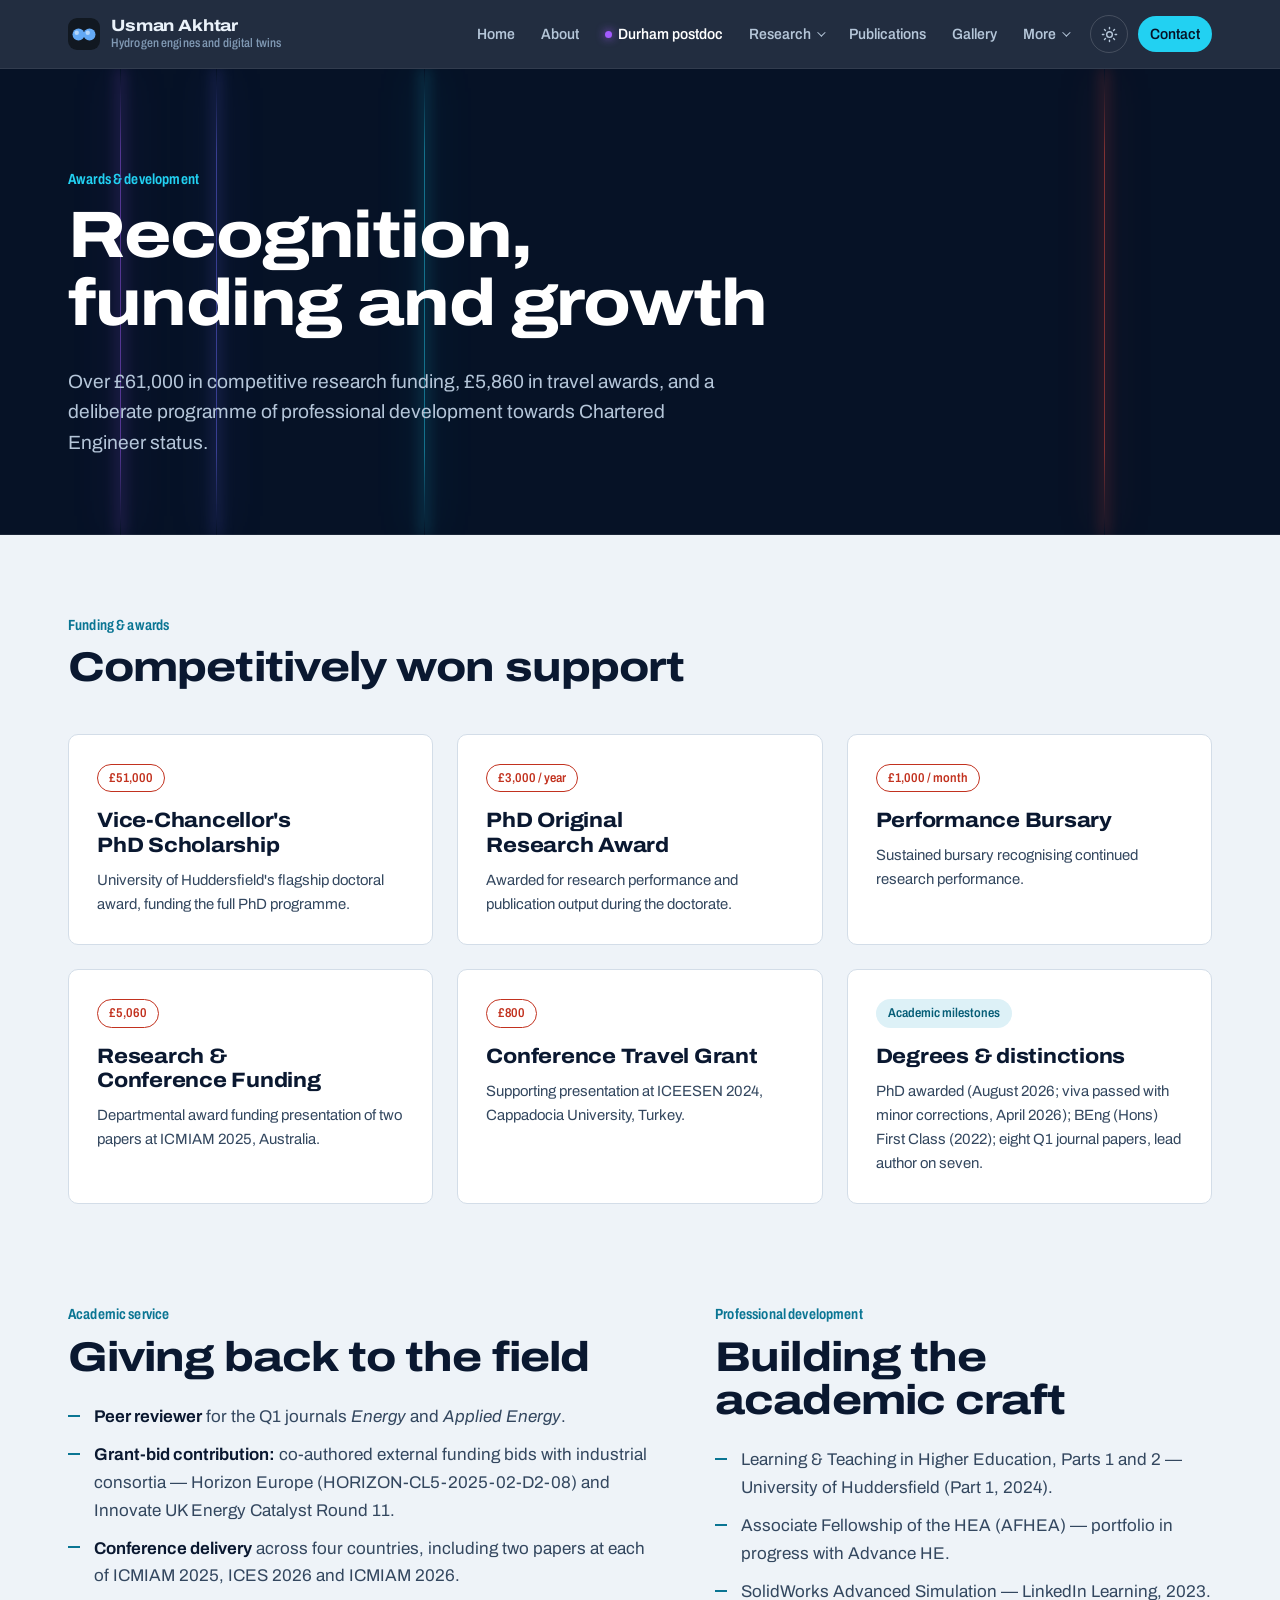
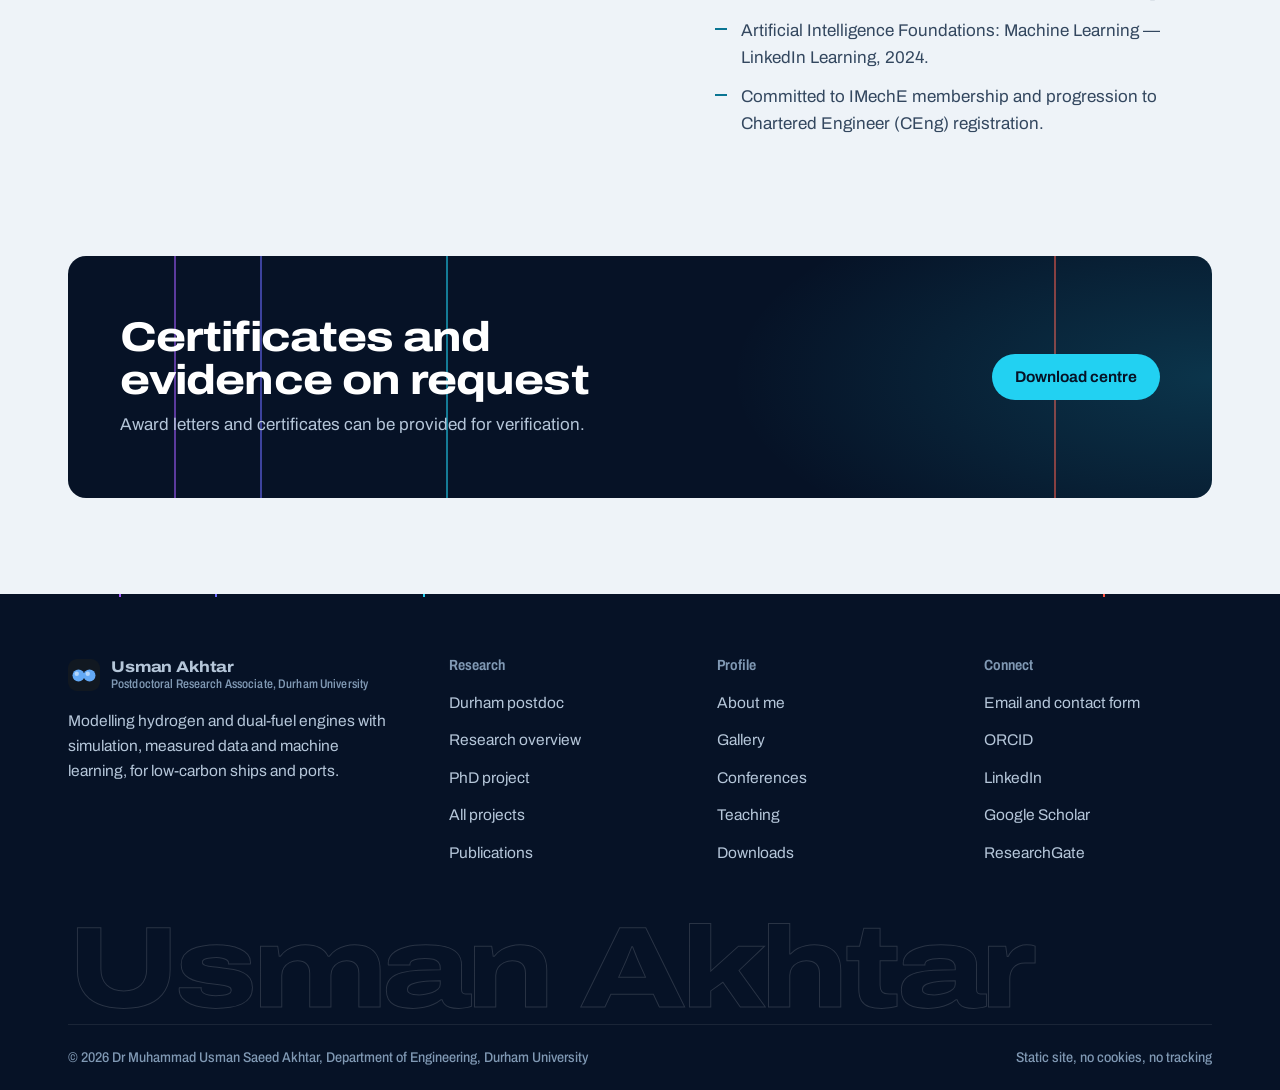
<file: achievements.html>
<!DOCTYPE html>
<html lang="en-GB" data-theme="light">
<head>
<meta charset="UTF-8">
<meta name="viewport" content="width=device-width, initial-scale=1.0">
<title>Awards and Professional Development | M. U. S. Akhtar</title>
<meta name="description" content="Funding, awards, academic service and professional development of Dr Muhammad Usman Saeed Akhtar — over £61,000 in competitive PhD funding, peer review, grant bids and HEA-aligned training.">
<meta name="author" content="Dr Muhammad Usman Saeed Akhtar">
<link rel="canonical" href="https://your-domain.example/achievements.html">
<meta property="og:type" content="website">
<meta property="og:title" content="Awards and Professional Development | M. U. S. Akhtar">
<meta property="og:description" content="Funding, awards, academic service and professional development of Dr Muhammad Usman Saeed Akhtar — over £61,000 in competitive PhD funding, peer review, grant bids and HEA-aligned training.">
<meta property="og:url" content="https://your-domain.example/achievements.html">
<meta property="og:image" content="https://your-domain.example/assets/images/og-cover.jpg">
<meta property="og:image:width" content="1200">
<meta property="og:image:height" content="630">
<meta name="twitter:card" content="summary_large_image">
<meta name="twitter:title" content="Awards and Professional Development | M. U. S. Akhtar">
<meta name="twitter:description" content="Funding, awards, academic service and professional development of Dr Muhammad Usman Saeed Akhtar — over £61,000 in competitive PhD funding, peer review, grant bids and HEA-aligned training.">
<meta name="twitter:image" content="https://your-domain.example/assets/images/og-cover.jpg">
<meta name="theme-color" content="#061226">
<link rel="icon" href="assets/images/favicon.svg" type="image/svg+xml">
<link rel="icon" href="assets/images/favicon-32.png" sizes="32x32" type="image/png">
<link rel="apple-touch-icon" href="assets/images/apple-touch-icon.png">
<link rel="manifest" href="site.webmanifest">
<script>(function(){var d=document.documentElement,t="light";try{t=localStorage.getItem("theme")||(matchMedia("(prefers-color-scheme: dark)").matches?"dark":"light")}catch(e){}d.setAttribute("data-theme",t);if(!matchMedia("(prefers-reduced-motion: reduce)").matches)d.classList.add("ignite")})();</script>
<link rel="stylesheet" href="css/fonts.css">
<link rel="stylesheet" href="css/styles.css">
</head>
<body>
<a class="skip-link" href="#main">Skip to content</a>
<header class="site-header">
  <div class="wrap nav">
    <a class="brand" href="index.html">
      <img src="assets/images/favicon.svg" alt="" width="32" height="32">
      <span>Usman Akhtar<small>Hydrogen engines and digital twins</small></span>
    </a>
    <button class="nav-burger" aria-label="Open menu" aria-expanded="false"><span></span><span></span><span></span></button>
    <ul class="nav-links">
      <li><a href="index.html">Home</a></li>
      <li><a href="about.html">About</a></li>
      <li><a class="nav-durham" href="durham.html">Durham postdoc</a></li>
      <li class="has-sub">
        <button class="sub-toggle" aria-expanded="false" aria-haspopup="true">Research</button>
        <ul class="sub">
          <li><a href="research.html">Research overview</a></li>
          <li><a href="phd-project.html">PhD project</a></li>
          <li><a href="projects.html">All projects</a></li>
        </ul>
      </li>
      <li><a href="publications.html">Publications</a></li>
      <li><a href="gallery.html">Gallery</a></li>
      <li class="has-sub">
        <button class="sub-toggle" aria-expanded="false" aria-haspopup="true">More</button>
        <ul class="sub">
          <li><a href="conferences.html">Conferences</a></li>
          <li><a href="teaching.html">Teaching</a></li>
          <li><a href="expertise.html">Expertise and software</a></li>
          <li><a href="achievements.html" aria-current="page">Awards and development</a></li>
          <li><a href="downloads.html">Downloads</a></li>
        </ul>
      </li>
      <li class="nav-actions">
        <button class="theme-toggle" aria-label="Switch to dark mode">
          <svg class="sun" width="17" height="17" viewBox="0 0 24 24" fill="none" stroke="currentColor" stroke-width="2" stroke-linecap="round" aria-hidden="true"><circle cx="12" cy="12" r="4"/><path d="M12 2v2m0 16v2M4.9 4.9l1.4 1.4m11.4 11.4 1.4 1.4M2 12h2m16 0h2M4.9 19.1l1.4-1.4M17.7 6.3l1.4-1.4"/></svg>
          <svg class="moon" width="16" height="16" viewBox="0 0 24 24" fill="none" stroke="currentColor" stroke-width="2" stroke-linecap="round" stroke-linejoin="round" aria-hidden="true"><path d="M21 12.8A9 9 0 1 1 11.2 3a7 7 0 0 0 9.8 9.8Z"/></svg>
        </button>
        <a class="btn btn-primary btn-sm nav-contact" href="contact.html">Contact</a>
      </li>
    </ul>
  </div>
</header>
<main id="main">
<section class="page-hero">
  <div class="spectra" aria-hidden="true"><i></i><i></i><i></i><i></i></div>
  <div class="wrap">
    <p class="eyebrow">Awards &amp; development</p>
    <h1>Recognition, funding and growth</h1>
    <p class="lead">Over &pound;61,000 in competitive research funding, &pound;5,860 in travel awards, and a deliberate programme of professional development towards Chartered Engineer status.</p>
  </div>
</section>

<section class="section">
  <div class="wrap">
    <div class="section-head reveal">
      <p class="eyebrow">Funding &amp; awards</p>
      <h2>Competitively won support</h2>
    </div>
    <div class="grid cols-3">
      <div class="card reveal">
        <span class="badge badge-flame">&pound;51,000</span>
        <h3 class="mt-2">Vice-Chancellor's PhD Scholarship</h3>
        <p class="small">University of Huddersfield's flagship doctoral award, funding the full PhD programme.</p>
      </div>
      <div class="card reveal">
        <span class="badge badge-flame">&pound;3,000 / year</span>
        <h3 class="mt-2">PhD Original Research Award</h3>
        <p class="small">Awarded for research performance and publication output during the doctorate.</p>
      </div>
      <div class="card reveal">
        <span class="badge badge-flame">&pound;1,000 / month</span>
        <h3 class="mt-2">Performance Bursary</h3>
        <p class="small">Sustained bursary recognising continued research performance.</p>
      </div>
      <div class="card reveal">
        <span class="badge badge-flame">&pound;5,060</span>
        <h3 class="mt-2">Research &amp; Conference Funding</h3>
        <p class="small">Departmental award funding presentation of two papers at ICMIAM 2025, Australia.</p>
      </div>
      <div class="card reveal">
        <span class="badge badge-flame">&pound;800</span>
        <h3 class="mt-2">Conference Travel Grant</h3>
        <p class="small">Supporting presentation at ICEESEN 2024, Cappadocia University, Turkey.</p>
      </div>
      <div class="card reveal">
        <span class="badge badge-accent">Academic milestones</span>
        <h3 class="mt-2">Degrees &amp; distinctions</h3>
        <p class="small">PhD awarded (August 2026; viva passed with minor corrections, April 2026); BEng (Hons) First Class (2022); eight Q1 journal papers, lead author on seven.</p>
      </div>
    </div>
  </div>
</section>

<section class="section">
  <div class="wrap split">
    <div class="reveal">
      <p class="eyebrow">Academic service</p>
      <h2>Giving back to the field</h2>
      <ul class="tick">
        <li><strong>Peer reviewer</strong> for the Q1 journals <em>Energy</em> and <em>Applied Energy</em>.</li>
        <li><strong>Grant-bid contribution:</strong> co-authored external funding bids with industrial consortia &mdash; Horizon Europe (HORIZON-CL5-2025-02-D2-08) and Innovate UK Energy Catalyst Round&nbsp;11.</li>
        <li><strong>Conference delivery</strong> across four countries, including two papers at each of ICMIAM 2025, ICES 2026 and ICMIAM 2026.</li>
      </ul>
    </div>
    <div class="reveal">
      <p class="eyebrow">Professional development</p>
      <h2>Building the academic craft</h2>
      <ul class="tick">
        <li>Learning &amp; Teaching in Higher Education, Parts 1 and 2 &mdash; University of Huddersfield (Part 1, 2024).</li>
        <li>Associate Fellowship of the HEA (AFHEA) &mdash; portfolio in progress with Advance HE.</li>
        <li>SolidWorks Advanced Simulation &mdash; LinkedIn Learning, 2023.</li>
        <li>Artificial Intelligence Foundations: Machine Learning &mdash; LinkedIn Learning, 2024.</li>
        <li>Committed to IMechE membership and progression to Chartered Engineer (CEng) registration.</li>
      </ul>
    </div>
  </div>
</section>

<section class="section">
  <div class="wrap">
    <div class="cta-band reveal">
      <div>
        <h2>Certificates and evidence on request</h2>
        <p>Award letters and certificates can be provided for verification.</p>
      </div>
      <a class="btn btn-primary" href="downloads.html">Download centre</a>
    </div>
  </div>
</section>
</main>
<footer class="site-footer">
  <div class="wrap">
    <div class="footer-grid">
      <div class="footer-brand">
        <a class="brand" href="index.html">
          <img src="assets/images/favicon.svg" alt="" width="32" height="32">
          <span>Usman Akhtar<small>Postdoctoral Research Associate, Durham University</small></span>
        </a>
        <p>Modelling hydrogen and dual-fuel engines with simulation, measured data and machine learning, for low-carbon ships and ports.</p>
      </div>
      <div>
        <h4>Research</h4>
        <ul>
          <li><a href="durham.html">Durham postdoc</a></li>
          <li><a href="research.html">Research overview</a></li>
          <li><a href="phd-project.html">PhD project</a></li>
          <li><a href="projects.html">All projects</a></li>
          <li><a href="publications.html">Publications</a></li>
        </ul>
      </div>
      <div>
        <h4>Profile</h4>
        <ul>
          <li><a href="about.html">About me</a></li>
          <li><a href="gallery.html">Gallery</a></li>
          <li><a href="conferences.html">Conferences</a></li>
          <li><a href="teaching.html">Teaching</a></li>
          <li><a href="downloads.html">Downloads</a></li>
        </ul>
      </div>
      <div>
        <h4>Connect</h4>
        <ul>
          <li><a href="contact.html">Email and contact form</a></li>
          <li><a href="https://orcid.org/0009-0002-7850-0737" rel="me noopener" target="_blank">ORCID</a></li>
          <li><a href="https://www.linkedin.com/in/dr-muhammad-usman-saeed-akhtar-phd-051b201b5/" rel="me noopener" target="_blank">LinkedIn</a></li>
          <li><a href="https://scholar.google.com/citations?user=2fQxxucAAAAJ&amp;hl=en" rel="noopener" target="_blank">Google Scholar</a></li>
          <li><a href="https://www.researchgate.net/profile/Muhammad-Akhtar-149" rel="noopener" target="_blank">ResearchGate</a></li>
        </ul>
      </div>
    </div>
    <div class="footer-sign" aria-hidden="true">Usman Akhtar</div>
    <div class="footer-bottom">
      <span>&copy; <span id="year">2026</span> Dr Muhammad Usman Saeed Akhtar, Department of Engineering, Durham University</span>
      <span>Static site, no cookies, no tracking</span>
    </div>
  </div>
</footer>
<button class="back-to-top" aria-label="Back to top">
  <svg width="16" height="16" viewBox="0 0 24 24" fill="none" stroke="currentColor" stroke-width="2.4" stroke-linecap="round" stroke-linejoin="round" aria-hidden="true"><path d="M12 19V5m-7 7 7-7 7 7"/></svg>
</button>
<script src="js/main.js"></script>
</body>
</html>
</file>
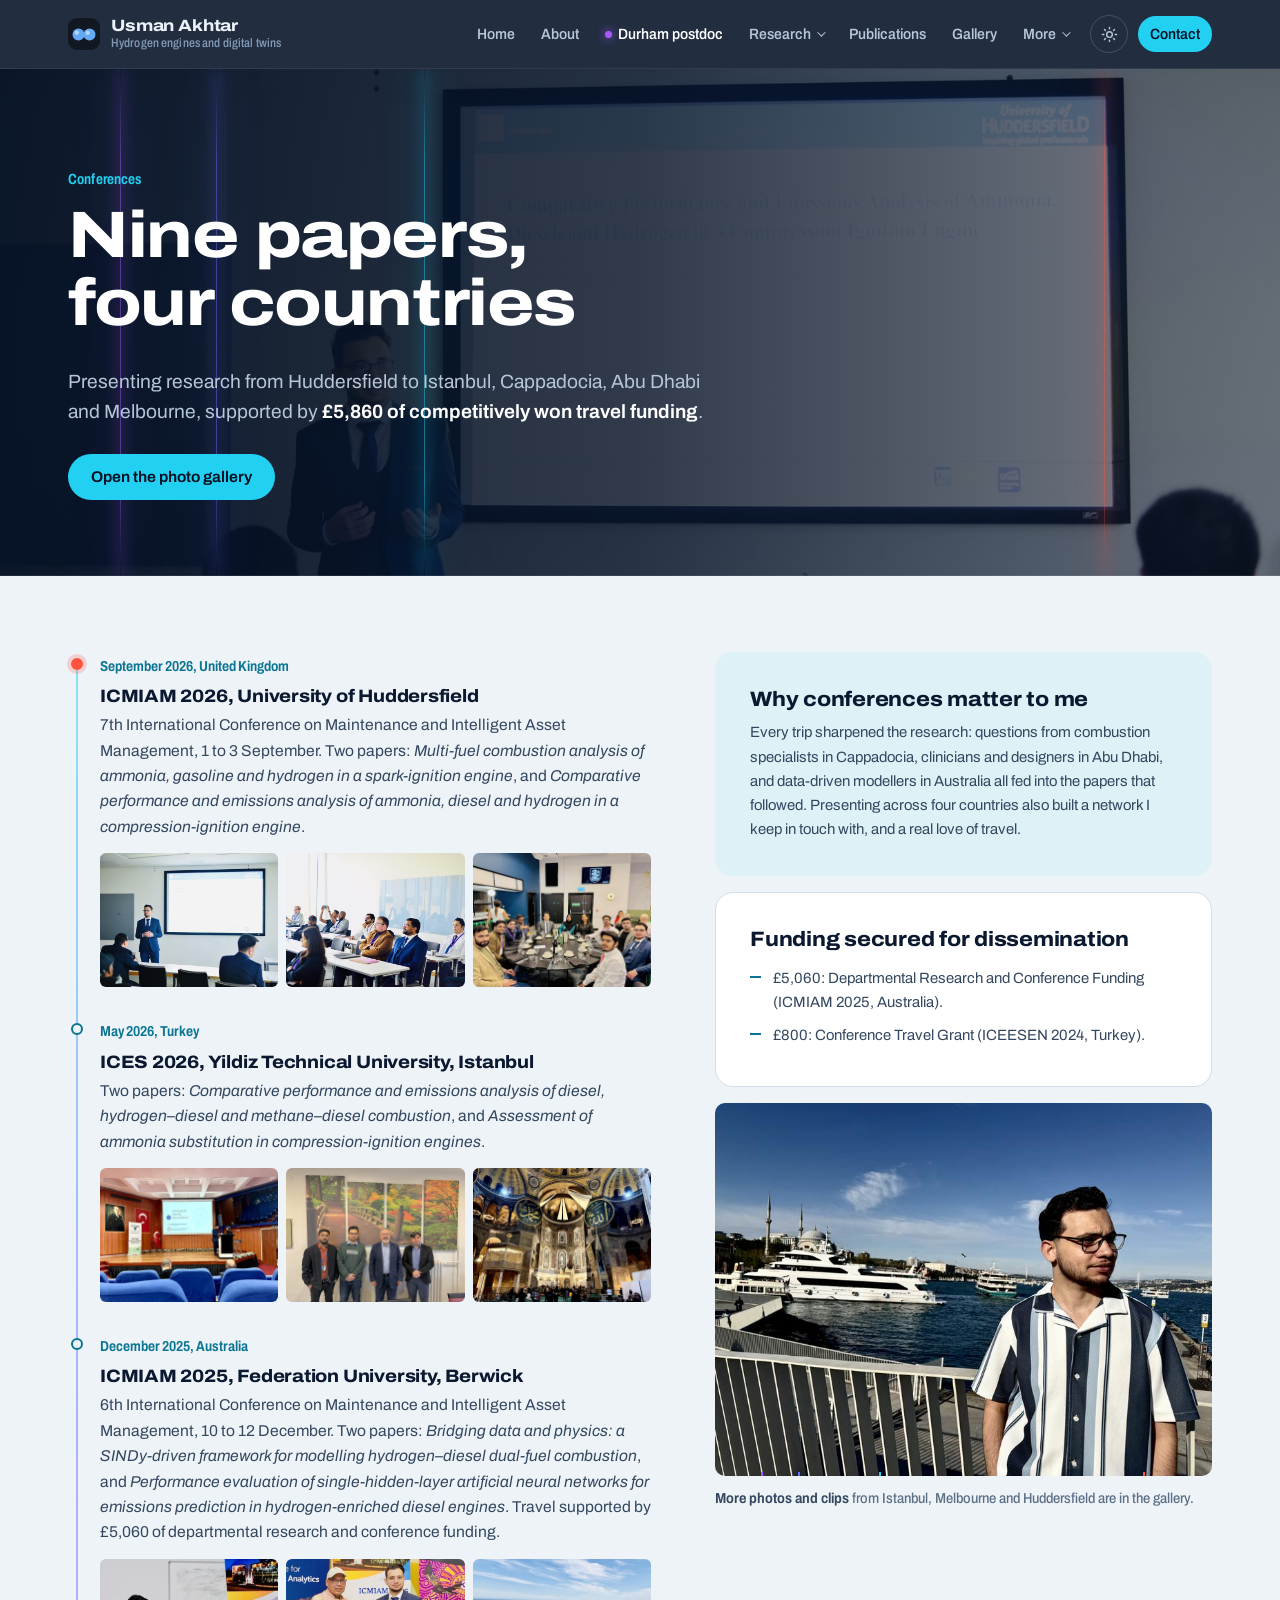
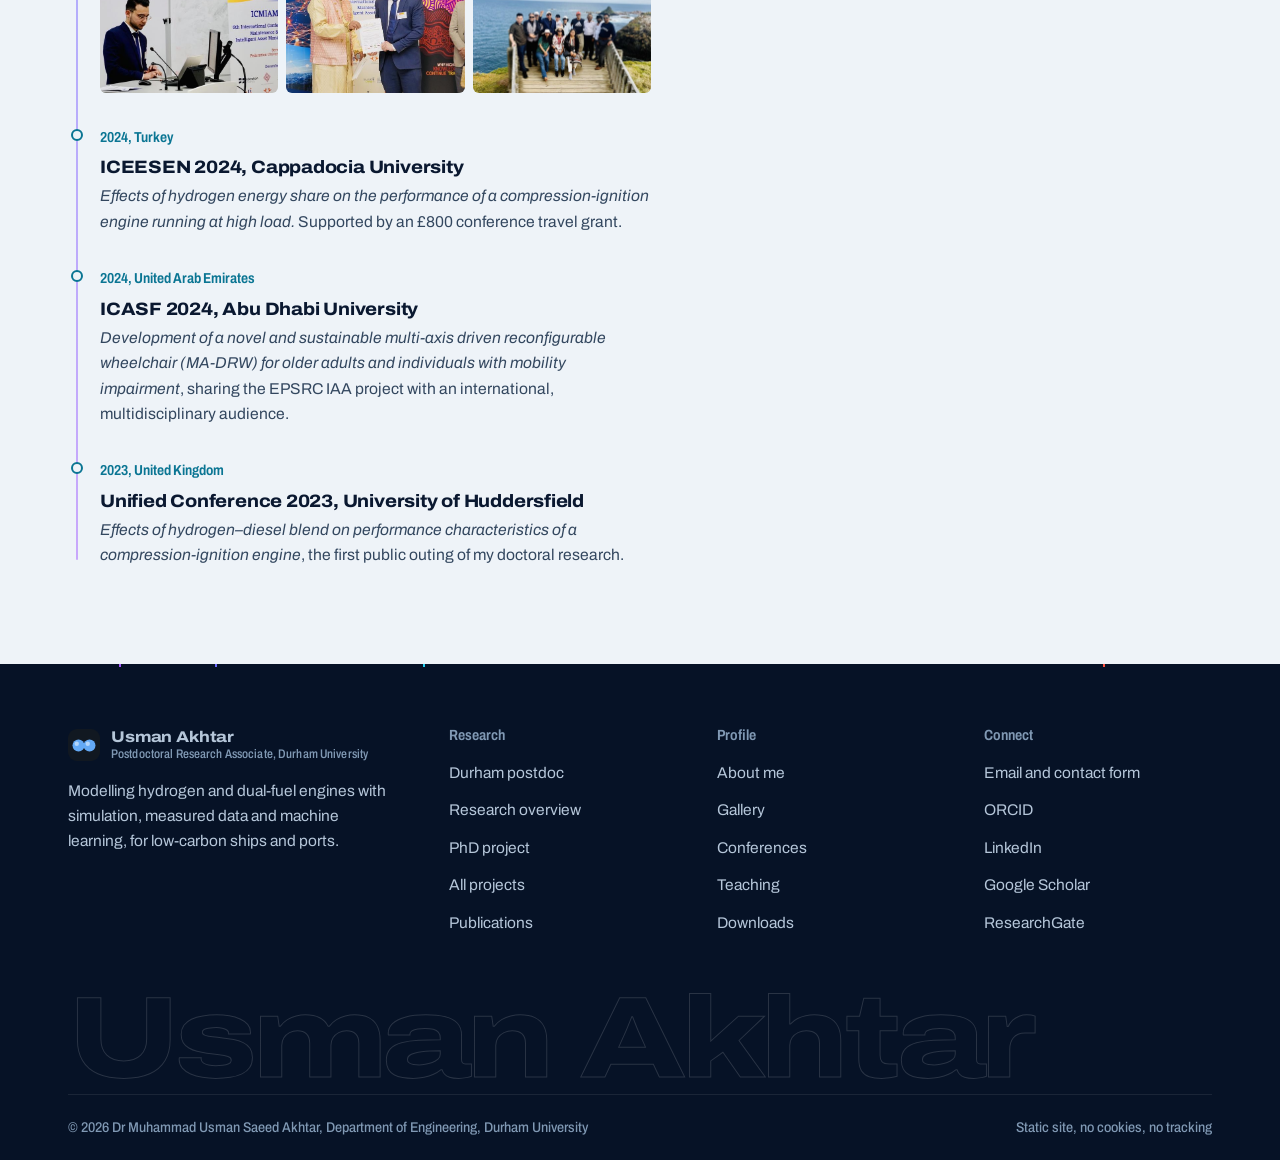
<file: conferences.html>
<!DOCTYPE html>
<html lang="en-GB" data-theme="light">
<head>
<meta charset="UTF-8">
<meta name="viewport" content="width=device-width, initial-scale=1.0">
<title>Conferences: Nine Papers, Four Countries | M. U. S. Akhtar</title>
<meta name="description" content="International conference papers of Dr Muhammad Usman Saeed Akhtar at ICMIAM 2026 (Huddersfield), ICES 2026 (Istanbul), ICMIAM 2025 (Australia), ICEESEN 2024, ICASF 2024 and the Unified Conference 2023.">
<meta name="author" content="Dr Muhammad Usman Saeed Akhtar">
<link rel="canonical" href="https://your-domain.example/conferences.html">
<meta property="og:type" content="website">
<meta property="og:title" content="Conferences: Nine Papers, Four Countries | M. U. S. Akhtar">
<meta property="og:description" content="International conference papers of Dr Muhammad Usman Saeed Akhtar at ICMIAM 2026 (Huddersfield), ICES 2026 (Istanbul), ICMIAM 2025 (Australia), ICEESEN 2024, ICASF 2024 and the Unified Conference 2023.">
<meta property="og:url" content="https://your-domain.example/conferences.html">
<meta property="og:image" content="https://your-domain.example/assets/images/og-cover.jpg">
<meta property="og:image:width" content="1200">
<meta property="og:image:height" content="630">
<meta name="twitter:card" content="summary_large_image">
<meta name="twitter:title" content="Conferences: Nine Papers, Four Countries | M. U. S. Akhtar">
<meta name="twitter:description" content="International conference papers of Dr Muhammad Usman Saeed Akhtar at ICMIAM 2026 (Huddersfield), ICES 2026 (Istanbul), ICMIAM 2025 (Australia), ICEESEN 2024, ICASF 2024 and the Unified Conference 2023.">
<meta name="twitter:image" content="https://your-domain.example/assets/images/og-cover.jpg">
<meta name="theme-color" content="#061226">
<link rel="icon" href="assets/images/favicon.svg" type="image/svg+xml">
<link rel="icon" href="assets/images/favicon-32.png" sizes="32x32" type="image/png">
<link rel="apple-touch-icon" href="assets/images/apple-touch-icon.png">
<link rel="manifest" href="site.webmanifest">
<script>(function(){var d=document.documentElement,t="light";try{t=localStorage.getItem("theme")||(matchMedia("(prefers-color-scheme: dark)").matches?"dark":"light")}catch(e){}d.setAttribute("data-theme",t);if(!matchMedia("(prefers-reduced-motion: reduce)").matches)d.classList.add("ignite")})();</script>
<link rel="stylesheet" href="css/fonts.css">
<link rel="stylesheet" href="css/styles.css">
</head>
<body>
<a class="skip-link" href="#main">Skip to content</a>
<header class="site-header">
  <div class="wrap nav">
    <a class="brand" href="index.html">
      <img src="assets/images/favicon.svg" alt="" width="32" height="32">
      <span>Usman Akhtar<small>Hydrogen engines and digital twins</small></span>
    </a>
    <button class="nav-burger" aria-label="Open menu" aria-expanded="false"><span></span><span></span><span></span></button>
    <ul class="nav-links">
      <li><a href="index.html">Home</a></li>
      <li><a href="about.html">About</a></li>
      <li><a class="nav-durham" href="durham.html">Durham postdoc</a></li>
      <li class="has-sub">
        <button class="sub-toggle" aria-expanded="false" aria-haspopup="true">Research</button>
        <ul class="sub">
          <li><a href="research.html">Research overview</a></li>
          <li><a href="phd-project.html">PhD project</a></li>
          <li><a href="projects.html">All projects</a></li>
        </ul>
      </li>
      <li><a href="publications.html">Publications</a></li>
      <li><a href="gallery.html">Gallery</a></li>
      <li class="has-sub">
        <button class="sub-toggle" aria-expanded="false" aria-haspopup="true">More</button>
        <ul class="sub">
          <li><a href="conferences.html" aria-current="page">Conferences</a></li>
          <li><a href="teaching.html">Teaching</a></li>
          <li><a href="expertise.html">Expertise and software</a></li>
          <li><a href="achievements.html">Awards and development</a></li>
          <li><a href="downloads.html">Downloads</a></li>
        </ul>
      </li>
      <li class="nav-actions">
        <button class="theme-toggle" aria-label="Switch to dark mode">
          <svg class="sun" width="17" height="17" viewBox="0 0 24 24" fill="none" stroke="currentColor" stroke-width="2" stroke-linecap="round" aria-hidden="true"><circle cx="12" cy="12" r="4"/><path d="M12 2v2m0 16v2M4.9 4.9l1.4 1.4m11.4 11.4 1.4 1.4M2 12h2m16 0h2M4.9 19.1l1.4-1.4M17.7 6.3l1.4-1.4"/></svg>
          <svg class="moon" width="16" height="16" viewBox="0 0 24 24" fill="none" stroke="currentColor" stroke-width="2" stroke-linecap="round" stroke-linejoin="round" aria-hidden="true"><path d="M21 12.8A9 9 0 1 1 11.2 3a7 7 0 0 0 9.8 9.8Z"/></svg>
        </button>
        <a class="btn btn-primary btn-sm nav-contact" href="contact.html">Contact</a>
      </li>
    </ul>
  </div>
</header>
<main id="main">
<section class="page-hero has-photo">
  <div class="bg-photo" aria-hidden="true"><img src="assets/images/gallery/icmiam26-5895-lg.jpg" alt="" width="1600" height="1068"></div>
  <div class="spectra" aria-hidden="true"><i></i><i></i><i></i><i></i></div>
  <div class="wrap">
    <p class="eyebrow">Conferences</p>
    <h1>Nine papers, four countries</h1>
    <p class="lead">Presenting research from Huddersfield to Istanbul, Cappadocia, Abu Dhabi and Melbourne, supported by <strong>&pound;5,860 of competitively won travel funding</strong>.</p>
    <div class="hero-ctas"><a class="btn btn-primary" href="gallery.html">Open the photo gallery</a></div>
  </div>
</section>

<section class="section">
  <div class="wrap split">
    <div>
      <ul class="timeline">
        <li class="flame">
          <span class="tl-date">September 2026, United Kingdom</span>
          <h3>ICMIAM 2026, University of Huddersfield</h3>
          <p>7th International Conference on Maintenance and Intelligent Asset Management, 1 to 3 September. Two papers: <em>Multi-fuel combustion analysis of ammonia, gasoline and hydrogen in a spark-ignition engine</em>, and <em>Comparative performance and emissions analysis of ammonia, diesel and hydrogen in a compression-ignition engine</em>.</p>
          <div class="conf-strip">
            <a href="assets/images/gallery/icmiam26-5897-lg.jpg" data-lightbox data-full="assets/images/gallery/icmiam26-5897-lg.jpg" data-caption="Presenting at ICMIAM 2026, University of Huddersfield" data-alt="Usman presenting at ICMIAM 2026"><img src="assets/images/gallery/icmiam26-5897-sm.jpg" alt="Usman presenting at ICMIAM 2026" loading="lazy" width="720" height="481"></a>
            <a href="assets/images/gallery/icmiam26-5899-lg.jpg" data-lightbox data-full="assets/images/gallery/icmiam26-5899-lg.jpg" data-caption="In the session room, ICMIAM 2026" data-alt="Audience in the ICMIAM 2026 session room"><img src="assets/images/gallery/icmiam26-5899-sm.jpg" alt="Audience in the ICMIAM 2026 session room" loading="lazy" width="720" height="481"></a>
            <a href="assets/images/gallery/icmiam26-5733-lg.jpg" data-lightbox data-full="assets/images/gallery/icmiam26-5733-lg.jpg" data-caption="Conference dinner, ICMIAM 2026" data-alt="Delegates around a dinner table at ICMIAM 2026"><img src="assets/images/gallery/icmiam26-5733-sm.jpg" alt="Delegates around a dinner table at ICMIAM 2026" loading="lazy" width="720" height="540"></a>
          </div>
        </li>
        <li>
          <span class="tl-date">May 2026, Turkey</span>
          <h3>ICES 2026, Yildiz Technical University, Istanbul</h3>
          <p>Two papers: <em>Comparative performance and emissions analysis of diesel, hydrogen&ndash;diesel and methane&ndash;diesel combustion</em>, and <em>Assessment of ammonia substitution in compression-ignition engines</em>.</p>
          <div class="conf-strip">
            <a href="assets/images/gallery/ices26-2401-lg.jpg" data-lightbox data-full="assets/images/gallery/ices26-2401-lg.jpg" data-caption="Presenting at ICES 2026, Yildiz Technical University" data-alt="Usman presenting on stage at ICES 2026"><img src="assets/images/gallery/ices26-2401-sm.jpg" alt="Usman presenting on stage at ICES 2026" loading="lazy" width="720" height="540"></a>
            <a href="assets/images/gallery/ices26-2268-lg.jpg" data-lightbox data-full="assets/images/gallery/ices26-2268-lg.jpg" data-caption="With colleagues at ICES 2026" data-alt="Usman with three colleagues at ICES 2026"><img src="assets/images/gallery/ices26-2268-sm.jpg" alt="Usman with three colleagues at ICES 2026" loading="lazy" width="720" height="540"></a>
            <a href="assets/images/gallery/ices26-2524-lg.jpg" data-lightbox data-full="assets/images/gallery/ices26-2524-lg.jpg" data-caption="Hagia Sophia, Istanbul" data-alt="Interior of Hagia Sophia, Istanbul"><img src="assets/images/gallery/ices26-2524-sm.jpg" alt="Interior of Hagia Sophia, Istanbul" loading="lazy" width="720" height="540"></a>
          </div>
        </li>
        <li>
          <span class="tl-date">December 2025, Australia</span>
          <h3>ICMIAM 2025, Federation University, Berwick</h3>
          <p>6th International Conference on Maintenance and Intelligent Asset Management, 10 to 12 December. Two papers: <em>Bridging data and physics: a SINDy-driven framework for modelling hydrogen&ndash;diesel dual-fuel combustion</em>, and <em>Performance evaluation of single-hidden-layer artificial neural networks for emissions prediction in hydrogen-enriched diesel engines</em>. Travel supported by &pound;5,060 of departmental research and conference funding.</p>
          <div class="conf-strip">
            <a href="assets/images/gallery/icmiam25-talk-lg.jpg" data-lightbox data-full="assets/images/gallery/icmiam25-talk-lg.jpg" data-caption="Presenting at ICMIAM 2025" data-alt="Usman presenting at ICMIAM 2025"><img src="assets/images/gallery/icmiam25-talk-sm.jpg" alt="Usman presenting at ICMIAM 2025" loading="lazy" width="720" height="405"></a>
            <a href="assets/images/gallery/icmiam25-certificate-lg.jpg" data-lightbox data-full="assets/images/gallery/icmiam25-certificate-lg.jpg" data-caption="Certificate presentation, ICMIAM 2025" data-alt="Usman receiving a certificate at ICMIAM 2025"><img src="assets/images/gallery/icmiam25-certificate-sm.jpg" alt="Usman receiving a certificate at ICMIAM 2025" loading="lazy" width="720" height="405"></a>
            <a href="assets/images/gallery/icmiam25-excursion-lg.jpg" data-lightbox data-full="assets/images/gallery/icmiam25-excursion-lg.jpg" data-caption="Conference excursion, Victoria coast" data-alt="Conference group on the Victoria coast"><img src="assets/images/gallery/icmiam25-excursion-sm.jpg" alt="Conference group on the Victoria coast" loading="lazy" width="720" height="540"></a>
          </div>
        </li>
        <li>
          <span class="tl-date">2024, Turkey</span>
          <h3>ICEESEN 2024, Cappadocia University</h3>
          <p><em>Effects of hydrogen energy share on the performance of a compression-ignition engine running at high load.</em> Supported by an &pound;800 conference travel grant.</p>
        </li>
        <li>
          <span class="tl-date">2024, United Arab Emirates</span>
          <h3>ICASF 2024, Abu Dhabi University</h3>
          <p><em>Development of a novel and sustainable multi-axis driven reconfigurable wheelchair (MA-DRW) for older adults and individuals with mobility impairment</em>, sharing the EPSRC IAA project with an international, multidisciplinary audience.</p>
        </li>
        <li>
          <span class="tl-date">2023, United Kingdom</span>
          <h3>Unified Conference 2023, University of Huddersfield</h3>
          <p><em>Effects of hydrogen&ndash;diesel blend on performance characteristics of a compression-ignition engine</em>, the first public outing of my doctoral research.</p>
        </li>
      </ul>
    </div>
    <div>
      <div class="panel panel-accent">
        <h3>Why conferences matter to me</h3>
        <p class="small">Every trip sharpened the research: questions from combustion specialists in Cappadocia, clinicians and designers in Abu Dhabi, and data-driven modellers in Australia all fed into the papers that followed. Presenting across four countries also built a network I keep in touch with, and a real love of travel.</p>
      </div>
      <div class="panel mt-2">
        <h3>Funding secured for dissemination</h3>
        <ul class="tick small" style="margin:0">
          <li>&pound;5,060: Departmental Research and Conference Funding (ICMIAM 2025, Australia).</li>
          <li>&pound;800: Conference Travel Grant (ICEESEN 2024, Turkey).</li>
        </ul>
      </div>
      <a class="fig mt-2" href="gallery.html" style="display:block;text-decoration:none">
        <div class="fig-frame"><img src="assets/images/gallery/ices26-2427-sm.jpg" alt="Usman on the Bosphorus in Istanbul" loading="lazy" width="720" height="540"></div>
        <p class="fig-caption"><b>More photos and clips</b> from Istanbul, Melbourne and Huddersfield are in the gallery.</p>
      </a>
    </div>
  </div>
</section>
</main>
<footer class="site-footer">
  <div class="wrap">
    <div class="footer-grid">
      <div class="footer-brand">
        <a class="brand" href="index.html">
          <img src="assets/images/favicon.svg" alt="" width="32" height="32">
          <span>Usman Akhtar<small>Postdoctoral Research Associate, Durham University</small></span>
        </a>
        <p>Modelling hydrogen and dual-fuel engines with simulation, measured data and machine learning, for low-carbon ships and ports.</p>
      </div>
      <div>
        <h4>Research</h4>
        <ul>
          <li><a href="durham.html">Durham postdoc</a></li>
          <li><a href="research.html">Research overview</a></li>
          <li><a href="phd-project.html">PhD project</a></li>
          <li><a href="projects.html">All projects</a></li>
          <li><a href="publications.html">Publications</a></li>
        </ul>
      </div>
      <div>
        <h4>Profile</h4>
        <ul>
          <li><a href="about.html">About me</a></li>
          <li><a href="gallery.html">Gallery</a></li>
          <li><a href="conferences.html">Conferences</a></li>
          <li><a href="teaching.html">Teaching</a></li>
          <li><a href="downloads.html">Downloads</a></li>
        </ul>
      </div>
      <div>
        <h4>Connect</h4>
        <ul>
          <li><a href="contact.html">Email and contact form</a></li>
          <li><a href="https://orcid.org/0009-0002-7850-0737" rel="me noopener" target="_blank">ORCID</a></li>
          <li><a href="https://www.linkedin.com/in/dr-muhammad-usman-saeed-akhtar-phd-051b201b5/" rel="me noopener" target="_blank">LinkedIn</a></li>
          <li><a href="https://scholar.google.com/citations?user=2fQxxucAAAAJ&amp;hl=en" rel="noopener" target="_blank">Google Scholar</a></li>
          <li><a href="https://www.researchgate.net/profile/Muhammad-Akhtar-149" rel="noopener" target="_blank">ResearchGate</a></li>
        </ul>
      </div>
    </div>
    <div class="footer-sign" aria-hidden="true">Usman Akhtar</div>
    <div class="footer-bottom">
      <span>&copy; <span id="year">2026</span> Dr Muhammad Usman Saeed Akhtar, Department of Engineering, Durham University</span>
      <span>Static site, no cookies, no tracking</span>
    </div>
  </div>
</footer>
<button class="back-to-top" aria-label="Back to top">
  <svg width="16" height="16" viewBox="0 0 24 24" fill="none" stroke="currentColor" stroke-width="2.4" stroke-linecap="round" stroke-linejoin="round" aria-hidden="true"><path d="M12 19V5m-7 7 7-7 7 7"/></svg>
</button>
<script src="js/main.js"></script>
</body>
</html>
</file>
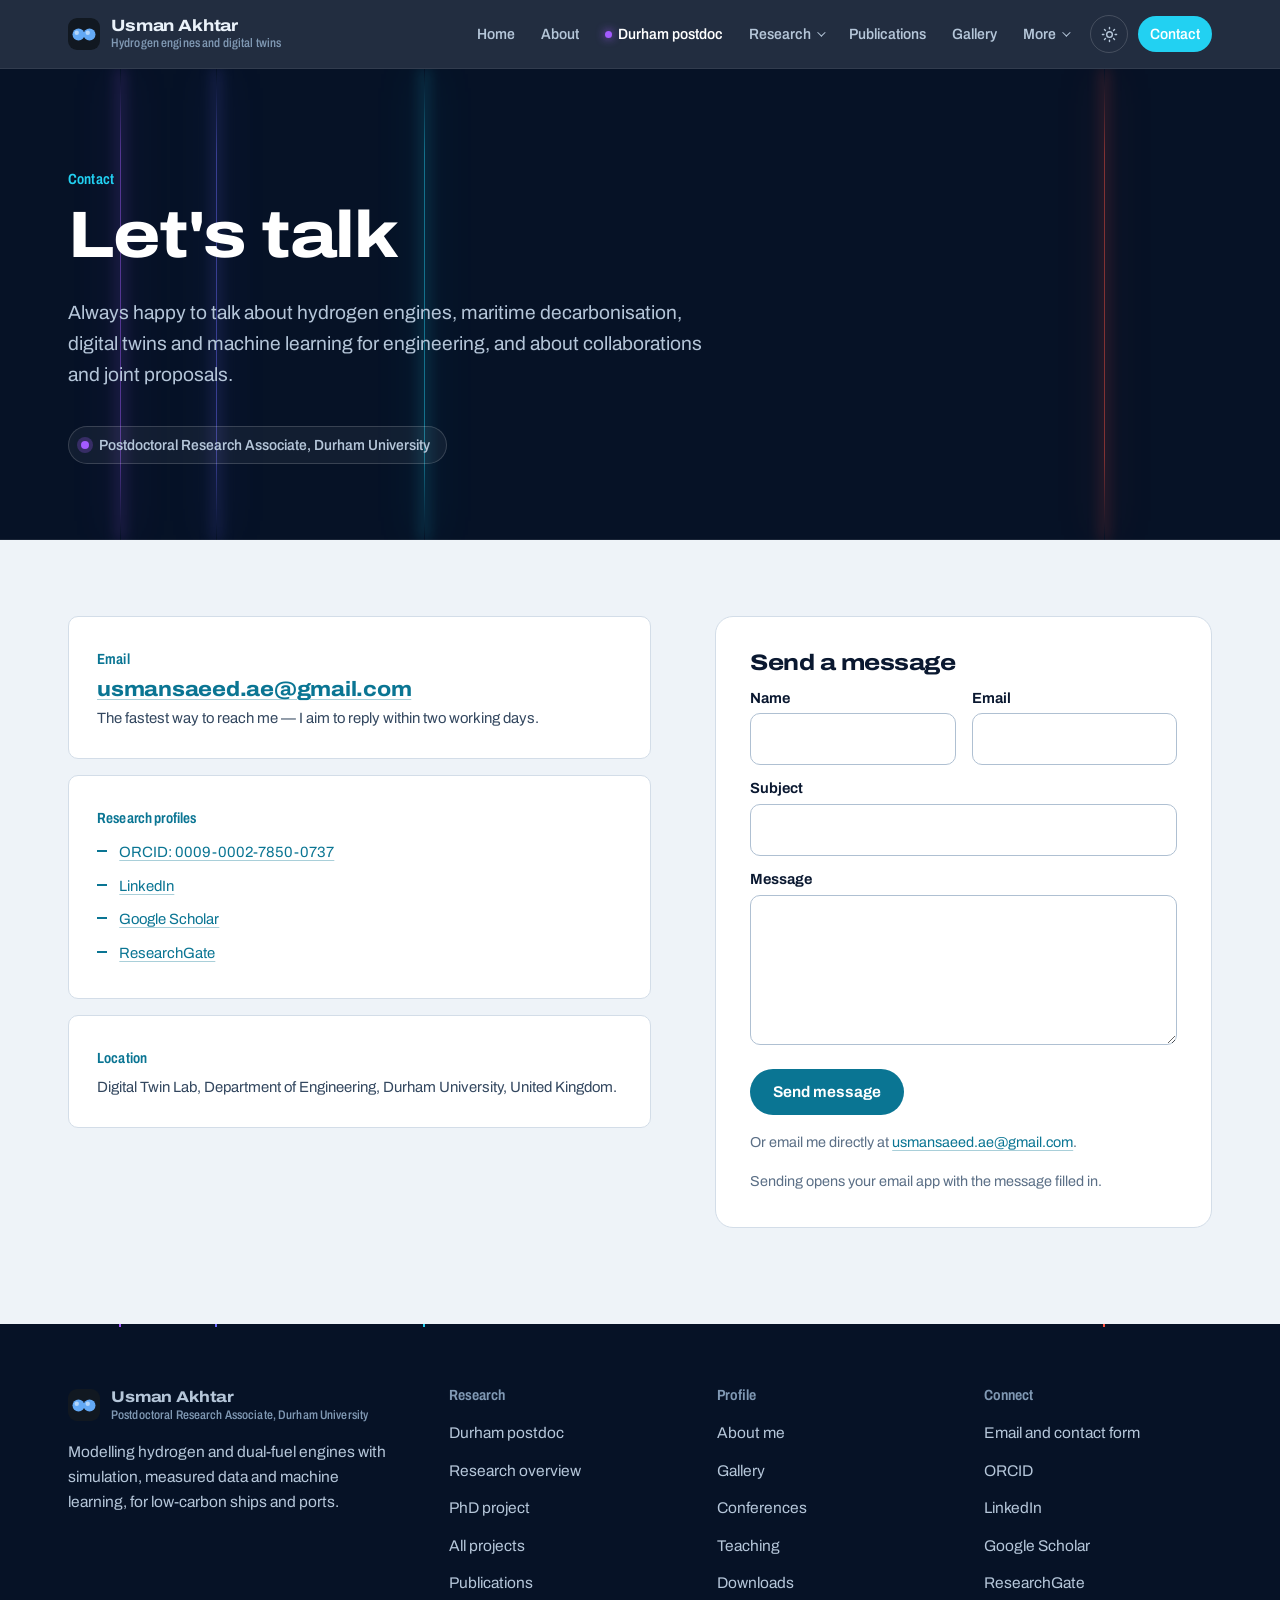
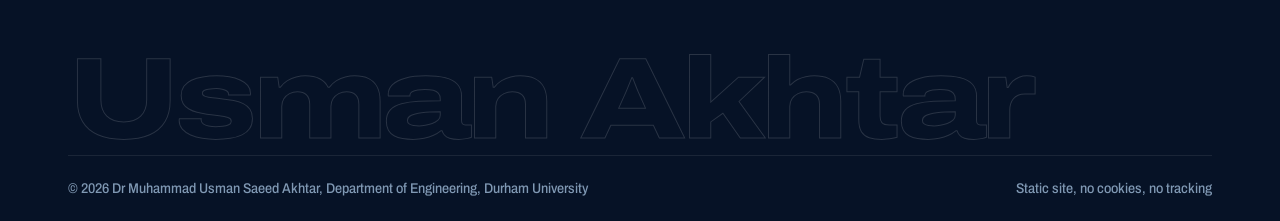
<file: contact.html>
<!DOCTYPE html>
<html lang="en-GB" data-theme="light">
<head>
<meta charset="UTF-8">
<meta name="viewport" content="width=device-width, initial-scale=1.0">
<title>Contact | M. U. S. Akhtar</title>
<meta name="description" content="Contact Dr Muhammad Usman Saeed Akhtar, Postdoctoral Research Associate at Durham University, about hydrogen engines, digital twins and maritime decarbonisation.">
<meta name="author" content="Dr Muhammad Usman Saeed Akhtar">
<link rel="canonical" href="https://your-domain.example/contact.html">
<meta property="og:type" content="website">
<meta property="og:title" content="Contact | M. U. S. Akhtar">
<meta property="og:description" content="Contact Dr Muhammad Usman Saeed Akhtar, Postdoctoral Research Associate at Durham University, about hydrogen engines, digital twins and maritime decarbonisation.">
<meta property="og:url" content="https://your-domain.example/contact.html">
<meta property="og:image" content="https://your-domain.example/assets/images/og-cover.jpg">
<meta property="og:image:width" content="1200">
<meta property="og:image:height" content="630">
<meta name="twitter:card" content="summary_large_image">
<meta name="twitter:title" content="Contact | M. U. S. Akhtar">
<meta name="twitter:description" content="Contact Dr Muhammad Usman Saeed Akhtar, Postdoctoral Research Associate at Durham University, about hydrogen engines, digital twins and maritime decarbonisation.">
<meta name="twitter:image" content="https://your-domain.example/assets/images/og-cover.jpg">
<meta name="theme-color" content="#061226">
<link rel="icon" href="assets/images/favicon.svg" type="image/svg+xml">
<link rel="icon" href="assets/images/favicon-32.png" sizes="32x32" type="image/png">
<link rel="apple-touch-icon" href="assets/images/apple-touch-icon.png">
<link rel="manifest" href="site.webmanifest">
<script>(function(){var d=document.documentElement,t="light";try{t=localStorage.getItem("theme")||(matchMedia("(prefers-color-scheme: dark)").matches?"dark":"light")}catch(e){}d.setAttribute("data-theme",t);if(!matchMedia("(prefers-reduced-motion: reduce)").matches)d.classList.add("ignite")})();</script>
<link rel="stylesheet" href="css/fonts.css">
<link rel="stylesheet" href="css/styles.css">
</head>
<body>
<a class="skip-link" href="#main">Skip to content</a>
<header class="site-header">
  <div class="wrap nav">
    <a class="brand" href="index.html">
      <img src="assets/images/favicon.svg" alt="" width="32" height="32">
      <span>Usman Akhtar<small>Hydrogen engines and digital twins</small></span>
    </a>
    <button class="nav-burger" aria-label="Open menu" aria-expanded="false"><span></span><span></span><span></span></button>
    <ul class="nav-links">
      <li><a href="index.html">Home</a></li>
      <li><a href="about.html">About</a></li>
      <li><a class="nav-durham" href="durham.html">Durham postdoc</a></li>
      <li class="has-sub">
        <button class="sub-toggle" aria-expanded="false" aria-haspopup="true">Research</button>
        <ul class="sub">
          <li><a href="research.html">Research overview</a></li>
          <li><a href="phd-project.html">PhD project</a></li>
          <li><a href="projects.html">All projects</a></li>
        </ul>
      </li>
      <li><a href="publications.html">Publications</a></li>
      <li><a href="gallery.html">Gallery</a></li>
      <li class="has-sub">
        <button class="sub-toggle" aria-expanded="false" aria-haspopup="true">More</button>
        <ul class="sub">
          <li><a href="conferences.html">Conferences</a></li>
          <li><a href="teaching.html">Teaching</a></li>
          <li><a href="expertise.html">Expertise and software</a></li>
          <li><a href="achievements.html">Awards and development</a></li>
          <li><a href="downloads.html">Downloads</a></li>
        </ul>
      </li>
      <li class="nav-actions">
        <button class="theme-toggle" aria-label="Switch to dark mode">
          <svg class="sun" width="17" height="17" viewBox="0 0 24 24" fill="none" stroke="currentColor" stroke-width="2" stroke-linecap="round" aria-hidden="true"><circle cx="12" cy="12" r="4"/><path d="M12 2v2m0 16v2M4.9 4.9l1.4 1.4m11.4 11.4 1.4 1.4M2 12h2m16 0h2M4.9 19.1l1.4-1.4M17.7 6.3l1.4-1.4"/></svg>
          <svg class="moon" width="16" height="16" viewBox="0 0 24 24" fill="none" stroke="currentColor" stroke-width="2" stroke-linecap="round" stroke-linejoin="round" aria-hidden="true"><path d="M21 12.8A9 9 0 1 1 11.2 3a7 7 0 0 0 9.8 9.8Z"/></svg>
        </button>
        <a class="btn btn-primary btn-sm nav-contact" href="contact.html" aria-current="page">Contact</a>
      </li>
    </ul>
  </div>
</header>
<main id="main">
<section class="page-hero">
  <div class="spectra" aria-hidden="true"><i></i><i></i><i></i><i></i></div>
  <div class="wrap">
    <p class="eyebrow">Contact</p>
    <h1>Let's talk</h1>
    <p class="lead">Always happy to talk about hydrogen engines, maritime decarbonisation, digital twins and machine learning for engineering, and about collaborations and joint proposals.</p>
    <span class="status-pill mt-2"><span class="dot"></span>Postdoctoral Research Associate, Durham University</span>
  </div>
</section>

<section class="section">
  <div class="wrap split">
    <div class="reveal">
      <div class="card mb-2">
        <p class="eyebrow" style="margin-bottom:8px">Email</p>
        <h3 style="margin-bottom:4px"><a href="mailto:usmansaeed.ae@gmail.com">usmansaeed.ae@gmail.com</a></h3>
        <p class="small" style="margin:0">The fastest way to reach me &mdash; I aim to reply within two working days.</p>
      </div>
      <div class="card mb-2">
        <p class="eyebrow" style="margin-bottom:8px">Research profiles</p>
        <ul class="tick small" style="margin:0">
          <li><a href="https://orcid.org/0009-0002-7850-0737" target="_blank" rel="noopener">ORCID: 0009-0002-7850-0737</a></li>
          <li><a href="https://www.linkedin.com/in/dr-muhammad-usman-saeed-akhtar-phd-051b201b5/" target="_blank" rel="noopener">LinkedIn</a></li>
          <li><a href="https://scholar.google.com/citations?user=2fQxxucAAAAJ&amp;hl=en" target="_blank" rel="noopener">Google Scholar</a></li>
          <li><a href="https://www.researchgate.net/profile/Muhammad-Akhtar-149" target="_blank" rel="noopener">ResearchGate</a></li>
        </ul>
      </div>
      <div class="card">
        <p class="eyebrow" style="margin-bottom:8px">Location</p>
        <p class="small" style="margin:0">Digital Twin Lab, Department of Engineering, Durham University, United Kingdom.</p>
      </div>
    </div>
    <div class="reveal">
      <div class="panel">
        <h2 style="font-size:1.4rem">Send a message</h2>
        <form class="form-grid mt-2" data-compose-email>
          <div>
            <label for="cf-name">Name</label>
            <input type="text" id="cf-name" name="name" required autocomplete="name">
          </div>
          <div>
            <label for="cf-email">Email</label>
            <input type="email" id="cf-email" name="email" required autocomplete="email">
          </div>
          <div class="full">
            <label for="cf-subject">Subject</label>
            <input type="text" id="cf-subject" name="subject" required>
          </div>
          <div class="full">
            <label for="cf-message">Message</label>
            <textarea id="cf-message" name="message" required></textarea>
          </div>
          <div class="full" style="display:flex;align-items:center;gap:16px;flex-wrap:wrap">
            <button class="btn btn-primary" type="submit">Send message</button>
            <p class="form-note" style="margin:0">Or email me directly at <a href="mailto:usmansaeed.ae@gmail.com">usmansaeed.ae@gmail.com</a>.</p>
          </div>
        </form>
        <p class="form-note form-status mt-2" aria-live="polite">Sending opens your email app with the message filled in.</p>
      </div>
    </div>
  </div>
</section>
</main>
<footer class="site-footer">
  <div class="wrap">
    <div class="footer-grid">
      <div class="footer-brand">
        <a class="brand" href="index.html">
          <img src="assets/images/favicon.svg" alt="" width="32" height="32">
          <span>Usman Akhtar<small>Postdoctoral Research Associate, Durham University</small></span>
        </a>
        <p>Modelling hydrogen and dual-fuel engines with simulation, measured data and machine learning, for low-carbon ships and ports.</p>
      </div>
      <div>
        <h4>Research</h4>
        <ul>
          <li><a href="durham.html">Durham postdoc</a></li>
          <li><a href="research.html">Research overview</a></li>
          <li><a href="phd-project.html">PhD project</a></li>
          <li><a href="projects.html">All projects</a></li>
          <li><a href="publications.html">Publications</a></li>
        </ul>
      </div>
      <div>
        <h4>Profile</h4>
        <ul>
          <li><a href="about.html">About me</a></li>
          <li><a href="gallery.html">Gallery</a></li>
          <li><a href="conferences.html">Conferences</a></li>
          <li><a href="teaching.html">Teaching</a></li>
          <li><a href="downloads.html">Downloads</a></li>
        </ul>
      </div>
      <div>
        <h4>Connect</h4>
        <ul>
          <li><a href="contact.html">Email and contact form</a></li>
          <li><a href="https://orcid.org/0009-0002-7850-0737" rel="me noopener" target="_blank">ORCID</a></li>
          <li><a href="https://www.linkedin.com/in/dr-muhammad-usman-saeed-akhtar-phd-051b201b5/" rel="me noopener" target="_blank">LinkedIn</a></li>
          <li><a href="https://scholar.google.com/citations?user=2fQxxucAAAAJ&amp;hl=en" rel="noopener" target="_blank">Google Scholar</a></li>
          <li><a href="https://www.researchgate.net/profile/Muhammad-Akhtar-149" rel="noopener" target="_blank">ResearchGate</a></li>
        </ul>
      </div>
    </div>
    <div class="footer-sign" aria-hidden="true">Usman Akhtar</div>
    <div class="footer-bottom">
      <span>&copy; <span id="year">2026</span> Dr Muhammad Usman Saeed Akhtar, Department of Engineering, Durham University</span>
      <span>Static site, no cookies, no tracking</span>
    </div>
  </div>
</footer>
<button class="back-to-top" aria-label="Back to top">
  <svg width="16" height="16" viewBox="0 0 24 24" fill="none" stroke="currentColor" stroke-width="2.4" stroke-linecap="round" stroke-linejoin="round" aria-hidden="true"><path d="M12 19V5m-7 7 7-7 7 7"/></svg>
</button>
<script src="js/main.js"></script>
</body>
</html>
</file>
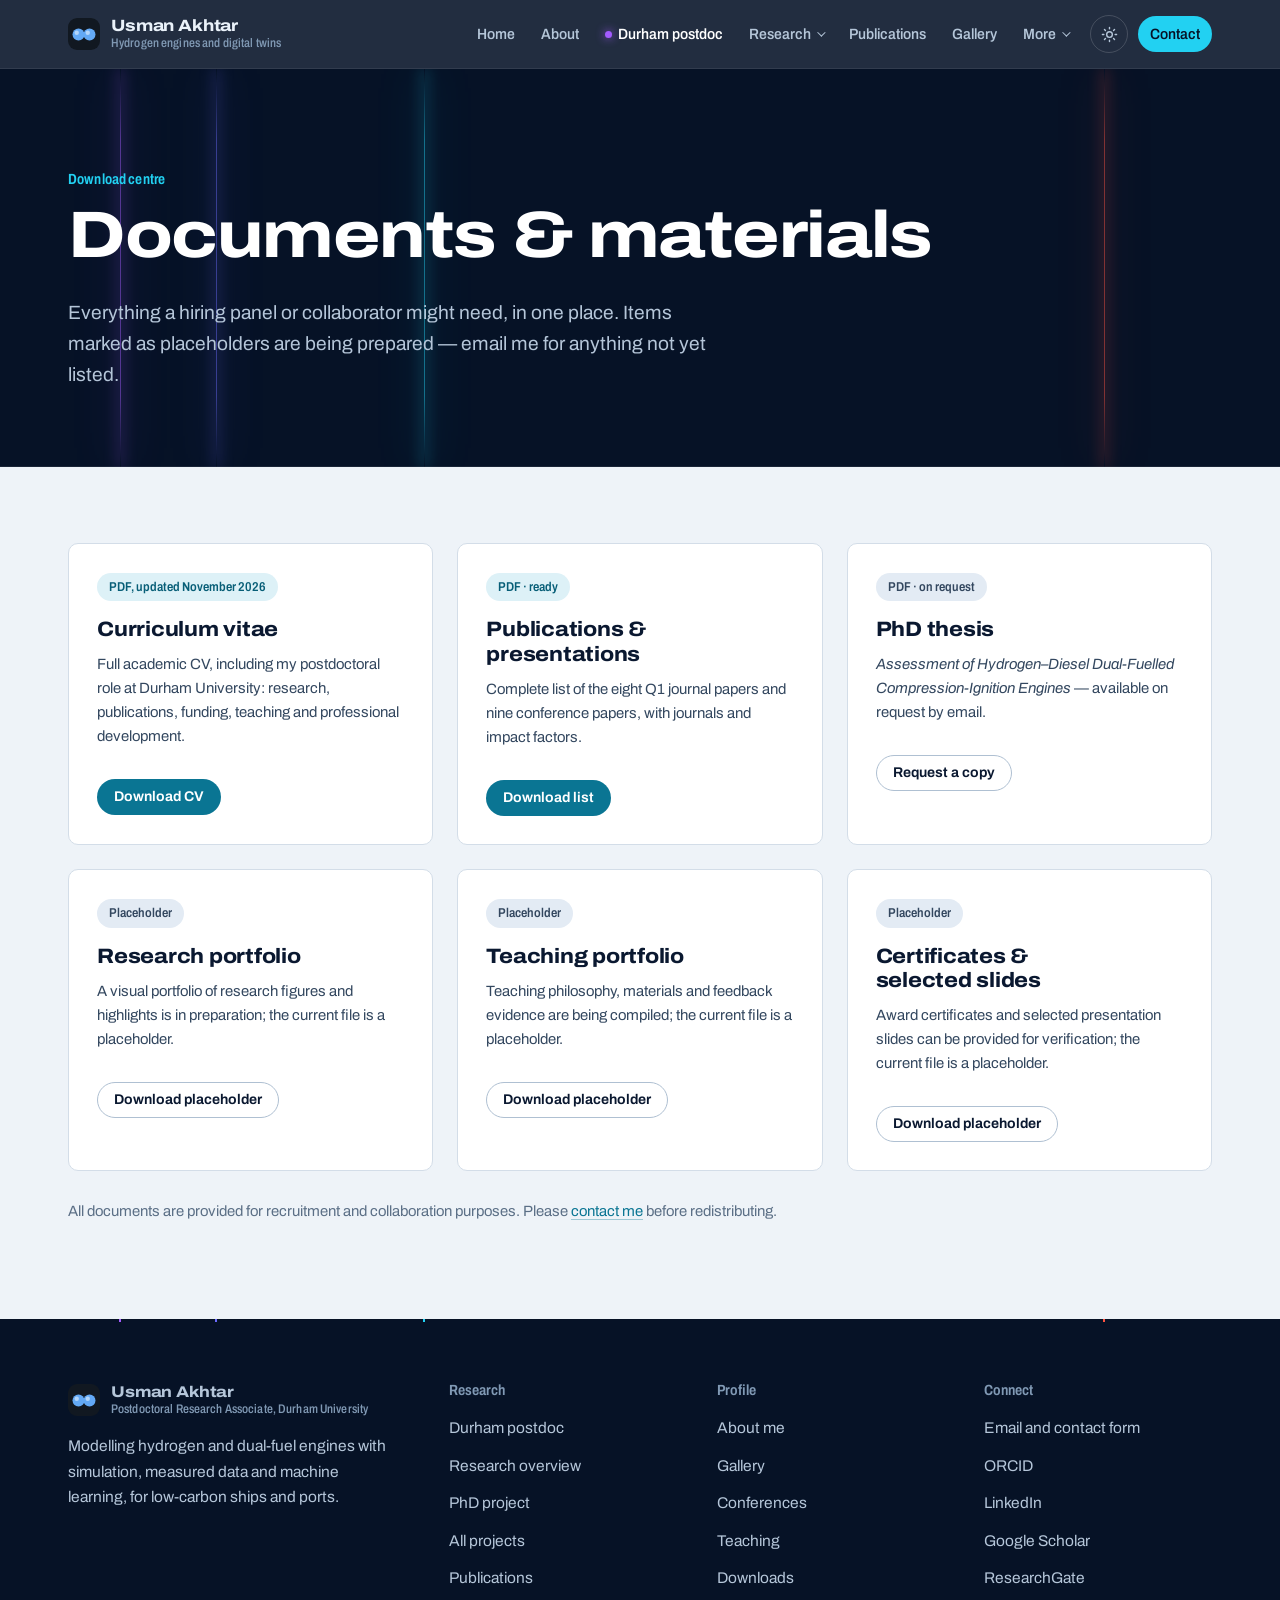
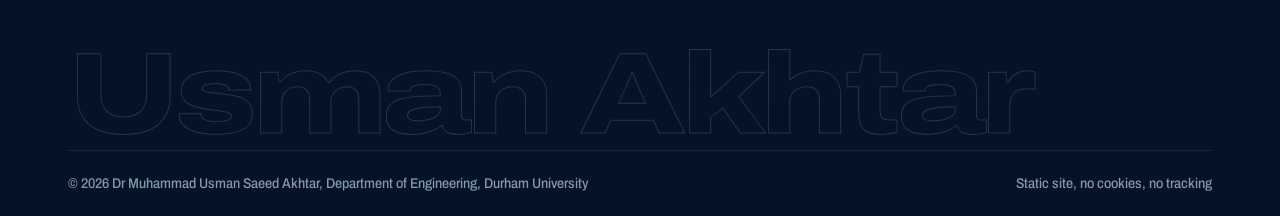
<file: downloads.html>
<!DOCTYPE html>
<html lang="en-GB" data-theme="light">
<head>
<meta charset="UTF-8">
<meta name="viewport" content="width=device-width, initial-scale=1.0">
<title>Download Centre | M. U. S. Akhtar</title>
<meta name="description" content="Downloadable documents from Dr Muhammad Usman Saeed Akhtar — CV, publications and presentations list, and further portfolio materials.">
<meta name="author" content="Dr Muhammad Usman Saeed Akhtar">
<link rel="canonical" href="https://your-domain.example/downloads.html">
<meta property="og:type" content="website">
<meta property="og:title" content="Download Centre | M. U. S. Akhtar">
<meta property="og:description" content="Downloadable documents from Dr Muhammad Usman Saeed Akhtar — CV, publications and presentations list, and further portfolio materials.">
<meta property="og:url" content="https://your-domain.example/downloads.html">
<meta property="og:image" content="https://your-domain.example/assets/images/og-cover.jpg">
<meta property="og:image:width" content="1200">
<meta property="og:image:height" content="630">
<meta name="twitter:card" content="summary_large_image">
<meta name="twitter:title" content="Download Centre | M. U. S. Akhtar">
<meta name="twitter:description" content="Downloadable documents from Dr Muhammad Usman Saeed Akhtar — CV, publications and presentations list, and further portfolio materials.">
<meta name="twitter:image" content="https://your-domain.example/assets/images/og-cover.jpg">
<meta name="theme-color" content="#061226">
<link rel="icon" href="assets/images/favicon.svg" type="image/svg+xml">
<link rel="icon" href="assets/images/favicon-32.png" sizes="32x32" type="image/png">
<link rel="apple-touch-icon" href="assets/images/apple-touch-icon.png">
<link rel="manifest" href="site.webmanifest">
<script>(function(){var d=document.documentElement,t="light";try{t=localStorage.getItem("theme")||(matchMedia("(prefers-color-scheme: dark)").matches?"dark":"light")}catch(e){}d.setAttribute("data-theme",t);if(!matchMedia("(prefers-reduced-motion: reduce)").matches)d.classList.add("ignite")})();</script>
<link rel="stylesheet" href="css/fonts.css">
<link rel="stylesheet" href="css/styles.css">
</head>
<body>
<a class="skip-link" href="#main">Skip to content</a>
<header class="site-header">
  <div class="wrap nav">
    <a class="brand" href="index.html">
      <img src="assets/images/favicon.svg" alt="" width="32" height="32">
      <span>Usman Akhtar<small>Hydrogen engines and digital twins</small></span>
    </a>
    <button class="nav-burger" aria-label="Open menu" aria-expanded="false"><span></span><span></span><span></span></button>
    <ul class="nav-links">
      <li><a href="index.html">Home</a></li>
      <li><a href="about.html">About</a></li>
      <li><a class="nav-durham" href="durham.html">Durham postdoc</a></li>
      <li class="has-sub">
        <button class="sub-toggle" aria-expanded="false" aria-haspopup="true">Research</button>
        <ul class="sub">
          <li><a href="research.html">Research overview</a></li>
          <li><a href="phd-project.html">PhD project</a></li>
          <li><a href="projects.html">All projects</a></li>
        </ul>
      </li>
      <li><a href="publications.html">Publications</a></li>
      <li><a href="gallery.html">Gallery</a></li>
      <li class="has-sub">
        <button class="sub-toggle" aria-expanded="false" aria-haspopup="true">More</button>
        <ul class="sub">
          <li><a href="conferences.html">Conferences</a></li>
          <li><a href="teaching.html">Teaching</a></li>
          <li><a href="expertise.html">Expertise and software</a></li>
          <li><a href="achievements.html">Awards and development</a></li>
          <li><a href="downloads.html" aria-current="page">Downloads</a></li>
        </ul>
      </li>
      <li class="nav-actions">
        <button class="theme-toggle" aria-label="Switch to dark mode">
          <svg class="sun" width="17" height="17" viewBox="0 0 24 24" fill="none" stroke="currentColor" stroke-width="2" stroke-linecap="round" aria-hidden="true"><circle cx="12" cy="12" r="4"/><path d="M12 2v2m0 16v2M4.9 4.9l1.4 1.4m11.4 11.4 1.4 1.4M2 12h2m16 0h2M4.9 19.1l1.4-1.4M17.7 6.3l1.4-1.4"/></svg>
          <svg class="moon" width="16" height="16" viewBox="0 0 24 24" fill="none" stroke="currentColor" stroke-width="2" stroke-linecap="round" stroke-linejoin="round" aria-hidden="true"><path d="M21 12.8A9 9 0 1 1 11.2 3a7 7 0 0 0 9.8 9.8Z"/></svg>
        </button>
        <a class="btn btn-primary btn-sm nav-contact" href="contact.html">Contact</a>
      </li>
    </ul>
  </div>
</header>
<main id="main">
<section class="page-hero">
  <div class="spectra" aria-hidden="true"><i></i><i></i><i></i><i></i></div>
  <div class="wrap">
    <p class="eyebrow">Download centre</p>
    <h1>Documents &amp; materials</h1>
    <p class="lead">Everything a hiring panel or collaborator might need, in one place. Items marked as placeholders are being prepared &mdash; email me for anything not yet listed.</p>
  </div>
</section>

<section class="section">
  <div class="wrap">
    <div class="grid cols-3">
      <div class="card reveal">
        <span class="badge badge-accent">PDF, updated November 2026</span>
        <h3 class="mt-2">Curriculum vitae</h3>
        <p class="small">Full academic CV, including my postdoctoral role at Durham University: research, publications, funding, teaching and professional development.</p>
        <a class="btn btn-primary btn-sm mt-2" href="assets/downloads/Muhammad-Usman-Saeed-Akhtar-CV.pdf" download>Download CV</a>
      </div>
      <div class="card reveal">
        <span class="badge badge-accent">PDF &middot; ready</span>
        <h3 class="mt-2">Publications &amp; presentations</h3>
        <p class="small">Complete list of the eight Q1 journal papers and nine conference papers, with journals and impact factors.</p>
        <a class="btn btn-primary btn-sm mt-2" href="assets/downloads/Publications-and-Presentations.pdf" download>Download list</a>
      </div>
      <div class="card reveal">
        <span class="badge">PDF &middot; on request</span>
        <h3 class="mt-2">PhD thesis</h3>
        <p class="small"><em>Assessment of Hydrogen&ndash;Diesel Dual-Fuelled Compression-Ignition Engines</em> &mdash; available on request by email.</p>
        <a class="btn btn-ghost btn-sm mt-2" href="contact.html">Request a copy</a>
      </div>
      <div class="card reveal">
        <span class="badge">Placeholder</span>
        <h3 class="mt-2">Research portfolio</h3>
        <p class="small">A visual portfolio of research figures and highlights is in preparation; the current file is a placeholder.</p>
        <a class="btn btn-ghost btn-sm mt-2" href="assets/downloads/Research-Portfolio-Placeholder.pdf" download>Download placeholder</a>
      </div>
      <div class="card reveal">
        <span class="badge">Placeholder</span>
        <h3 class="mt-2">Teaching portfolio</h3>
        <p class="small">Teaching philosophy, materials and feedback evidence are being compiled; the current file is a placeholder.</p>
        <a class="btn btn-ghost btn-sm mt-2" href="assets/downloads/Teaching-Portfolio-Placeholder.pdf" download>Download placeholder</a>
      </div>
      <div class="card reveal">
        <span class="badge">Placeholder</span>
        <h3 class="mt-2">Certificates &amp; selected slides</h3>
        <p class="small">Award certificates and selected presentation slides can be provided for verification; the current file is a placeholder.</p>
        <a class="btn btn-ghost btn-sm mt-2" href="assets/downloads/Certificates-and-Slides-Placeholder.pdf" download>Download placeholder</a>
      </div>
    </div>
    <p class="small muted mt-3 reveal">All documents are provided for recruitment and collaboration purposes. Please <a href="contact.html">contact me</a> before redistributing.</p>
  </div>
</section>
</main>
<footer class="site-footer">
  <div class="wrap">
    <div class="footer-grid">
      <div class="footer-brand">
        <a class="brand" href="index.html">
          <img src="assets/images/favicon.svg" alt="" width="32" height="32">
          <span>Usman Akhtar<small>Postdoctoral Research Associate, Durham University</small></span>
        </a>
        <p>Modelling hydrogen and dual-fuel engines with simulation, measured data and machine learning, for low-carbon ships and ports.</p>
      </div>
      <div>
        <h4>Research</h4>
        <ul>
          <li><a href="durham.html">Durham postdoc</a></li>
          <li><a href="research.html">Research overview</a></li>
          <li><a href="phd-project.html">PhD project</a></li>
          <li><a href="projects.html">All projects</a></li>
          <li><a href="publications.html">Publications</a></li>
        </ul>
      </div>
      <div>
        <h4>Profile</h4>
        <ul>
          <li><a href="about.html">About me</a></li>
          <li><a href="gallery.html">Gallery</a></li>
          <li><a href="conferences.html">Conferences</a></li>
          <li><a href="teaching.html">Teaching</a></li>
          <li><a href="downloads.html">Downloads</a></li>
        </ul>
      </div>
      <div>
        <h4>Connect</h4>
        <ul>
          <li><a href="contact.html">Email and contact form</a></li>
          <li><a href="https://orcid.org/0009-0002-7850-0737" rel="me noopener" target="_blank">ORCID</a></li>
          <li><a href="https://www.linkedin.com/in/dr-muhammad-usman-saeed-akhtar-phd-051b201b5/" rel="me noopener" target="_blank">LinkedIn</a></li>
          <li><a href="https://scholar.google.com/citations?user=2fQxxucAAAAJ&amp;hl=en" rel="noopener" target="_blank">Google Scholar</a></li>
          <li><a href="https://www.researchgate.net/profile/Muhammad-Akhtar-149" rel="noopener" target="_blank">ResearchGate</a></li>
        </ul>
      </div>
    </div>
    <div class="footer-sign" aria-hidden="true">Usman Akhtar</div>
    <div class="footer-bottom">
      <span>&copy; <span id="year">2026</span> Dr Muhammad Usman Saeed Akhtar, Department of Engineering, Durham University</span>
      <span>Static site, no cookies, no tracking</span>
    </div>
  </div>
</footer>
<button class="back-to-top" aria-label="Back to top">
  <svg width="16" height="16" viewBox="0 0 24 24" fill="none" stroke="currentColor" stroke-width="2.4" stroke-linecap="round" stroke-linejoin="round" aria-hidden="true"><path d="M12 19V5m-7 7 7-7 7 7"/></svg>
</button>
<script src="js/main.js"></script>
</body>
</html>
</file>
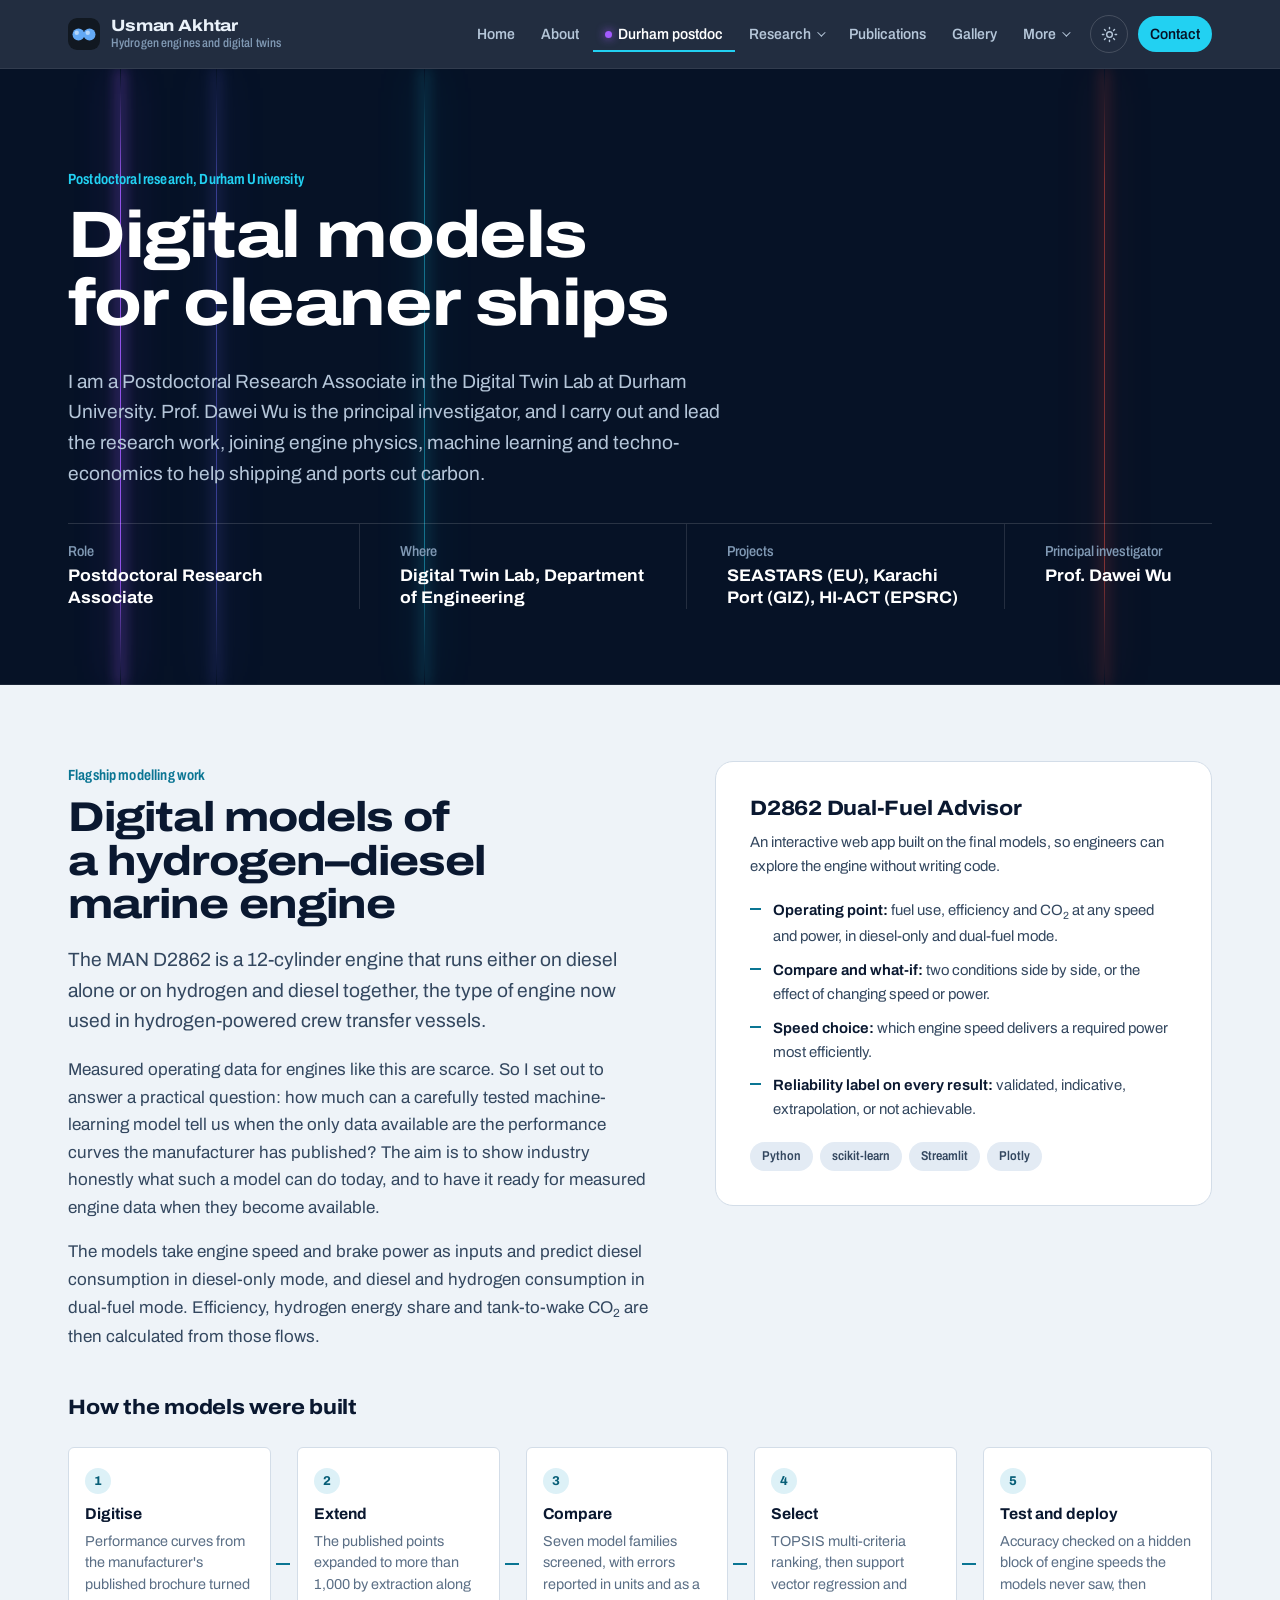
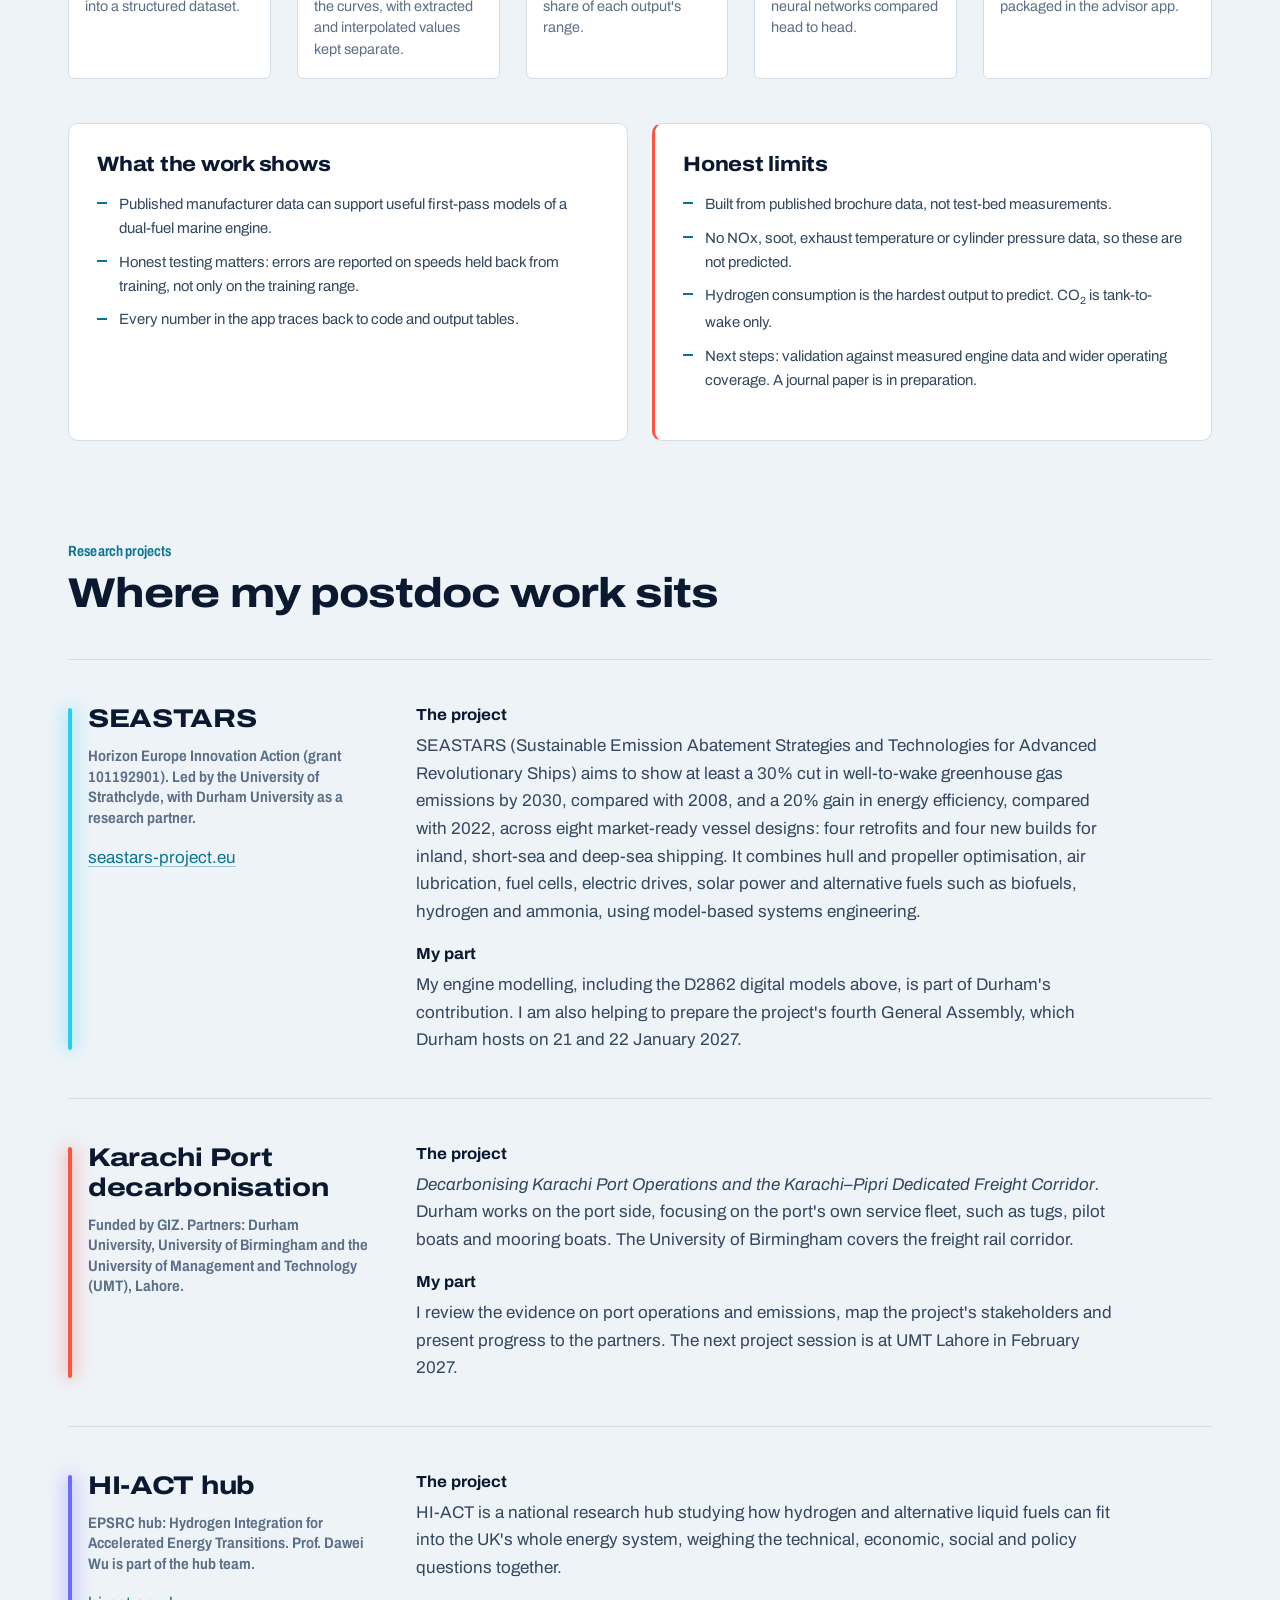
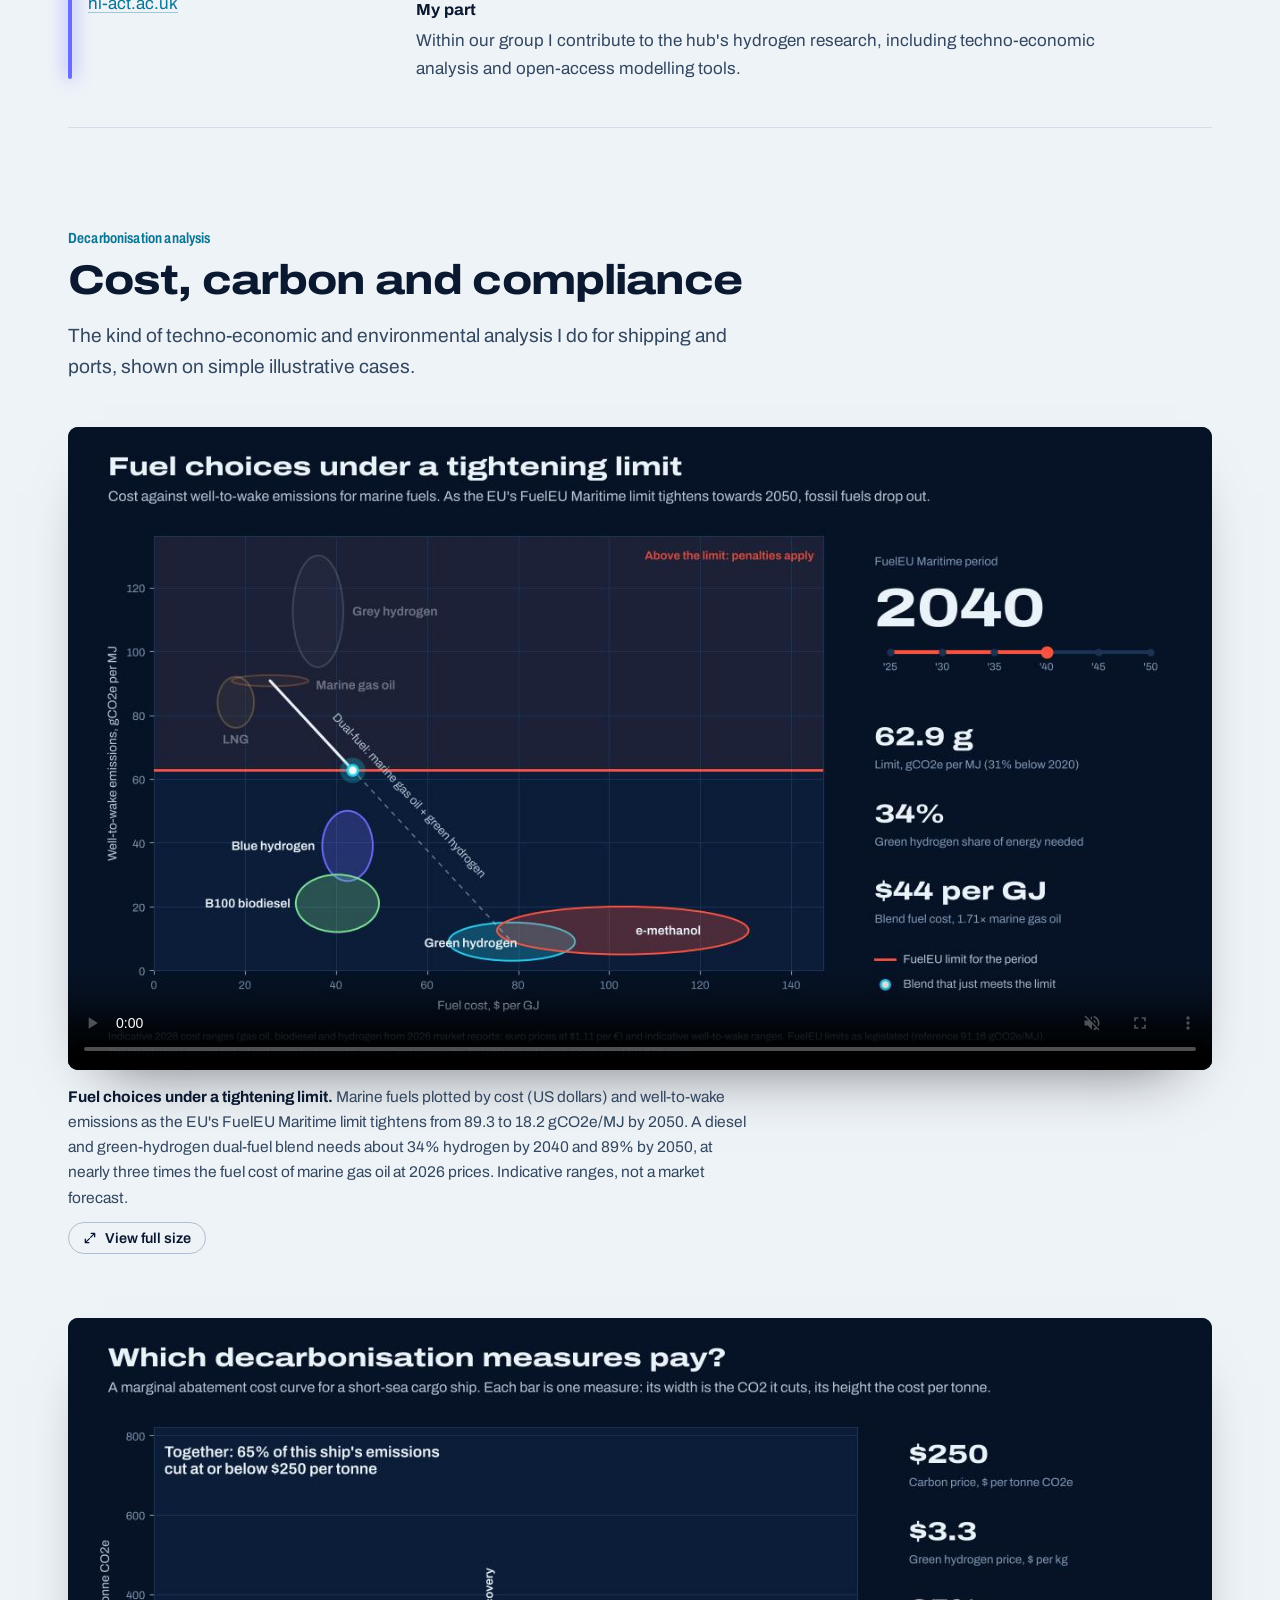
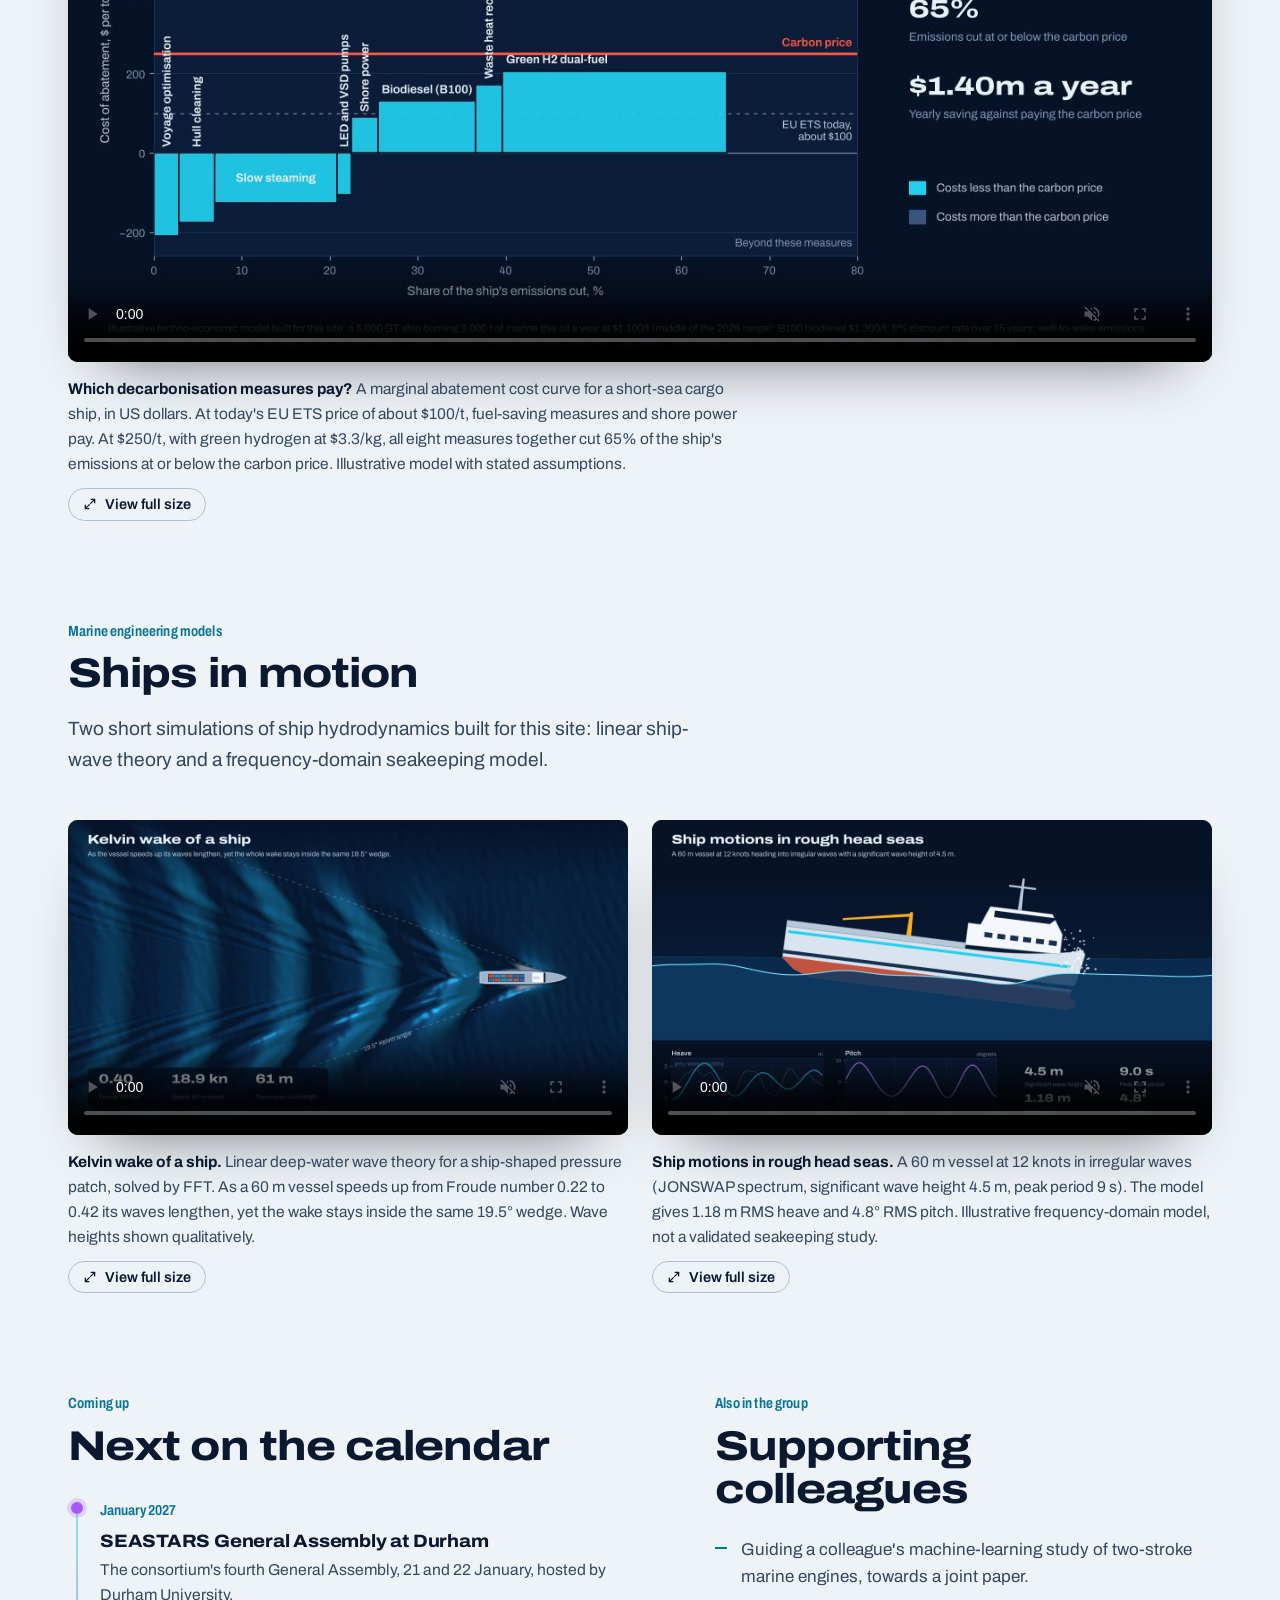
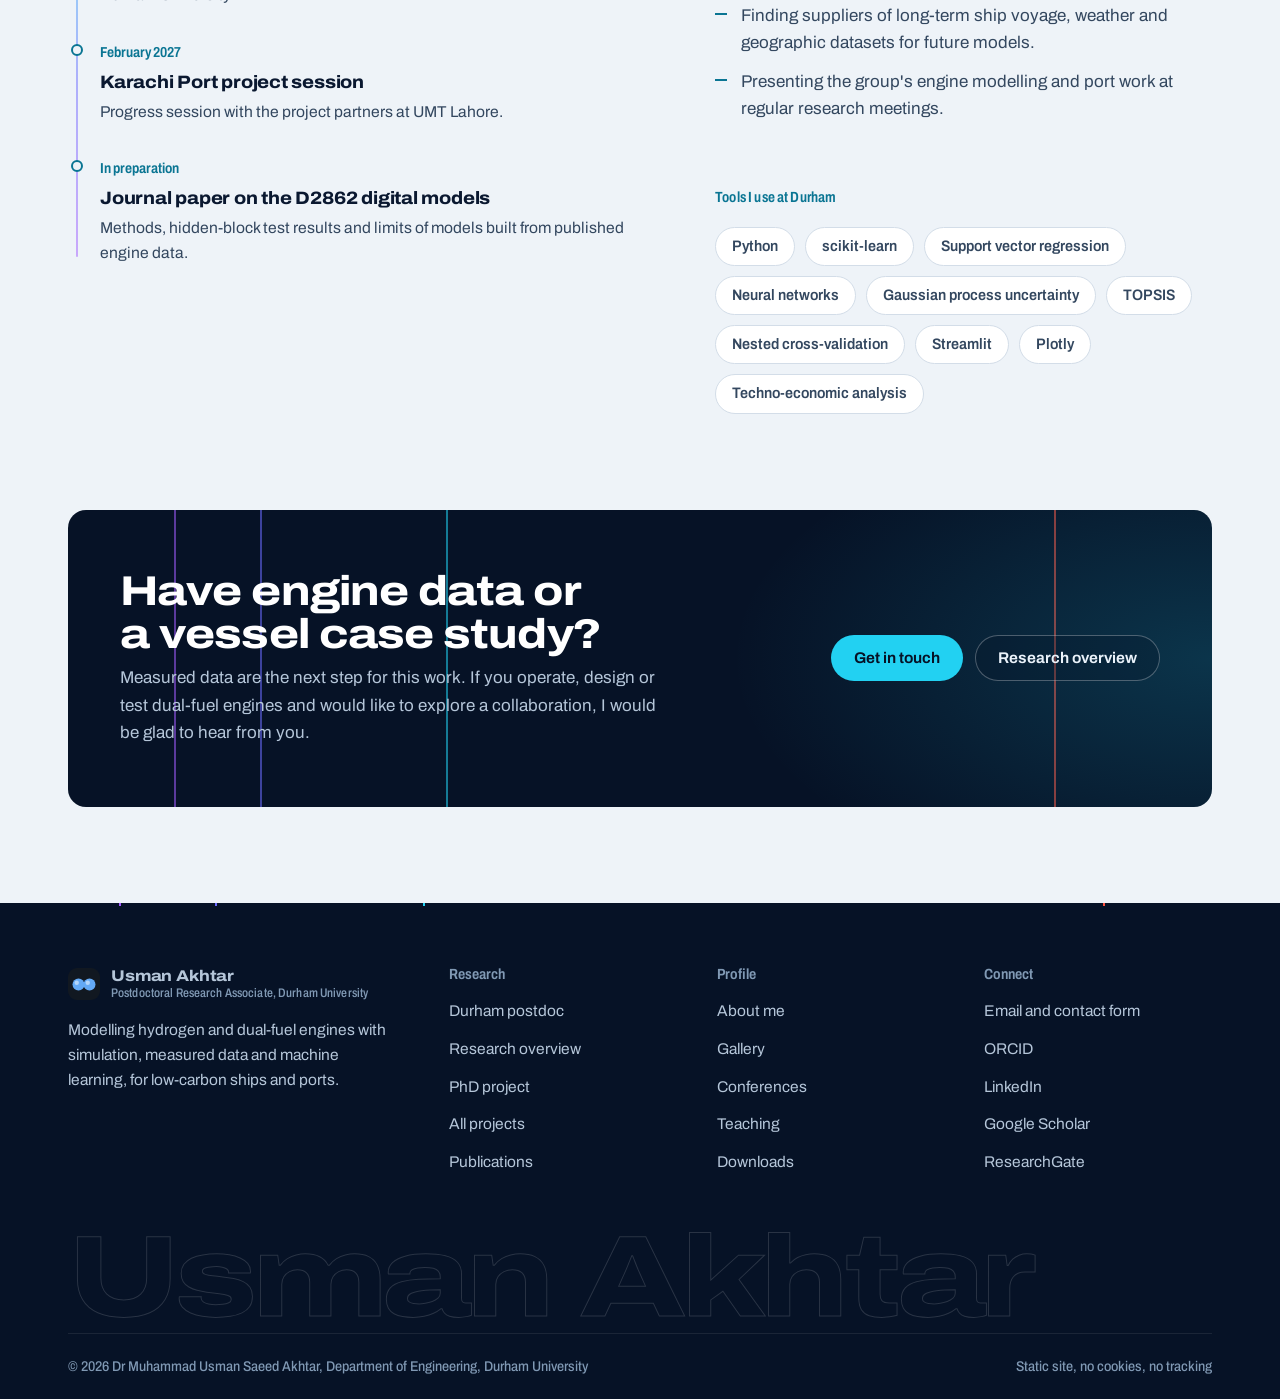
<file: durham.html>
<!DOCTYPE html>
<html lang="en-GB" data-theme="light">
<head>
<meta charset="UTF-8">
<meta name="viewport" content="width=device-width, initial-scale=1.0">
<title>Durham Postdoc: Digital Models for Cleaner Ships | M. U. S. Akhtar</title>
<meta name="description" content="Postdoctoral research of Dr Muhammad Usman Saeed Akhtar at Durham University: digital models of the MAN D2862 hydrogen-diesel marine engine, and work on the SEASTARS, Karachi Port and HI-ACT projects.">
<meta name="author" content="Dr Muhammad Usman Saeed Akhtar">
<link rel="canonical" href="https://your-domain.example/durham.html">
<meta property="og:type" content="website">
<meta property="og:title" content="Durham Postdoc: Digital Models for Cleaner Ships | M. U. S. Akhtar">
<meta property="og:description" content="Postdoctoral research of Dr Muhammad Usman Saeed Akhtar at Durham University: digital models of the MAN D2862 hydrogen-diesel marine engine, and work on the SEASTARS, Karachi Port and HI-ACT projects.">
<meta property="og:url" content="https://your-domain.example/durham.html">
<meta property="og:image" content="https://your-domain.example/assets/images/og-cover.jpg">
<meta property="og:image:width" content="1200">
<meta property="og:image:height" content="630">
<meta name="twitter:card" content="summary_large_image">
<meta name="twitter:title" content="Durham Postdoc: Digital Models for Cleaner Ships | M. U. S. Akhtar">
<meta name="twitter:description" content="Postdoctoral research of Dr Muhammad Usman Saeed Akhtar at Durham University: digital models of the MAN D2862 hydrogen-diesel marine engine, and work on the SEASTARS, Karachi Port and HI-ACT projects.">
<meta name="twitter:image" content="https://your-domain.example/assets/images/og-cover.jpg">
<meta name="theme-color" content="#061226">
<link rel="icon" href="assets/images/favicon.svg" type="image/svg+xml">
<link rel="icon" href="assets/images/favicon-32.png" sizes="32x32" type="image/png">
<link rel="apple-touch-icon" href="assets/images/apple-touch-icon.png">
<link rel="manifest" href="site.webmanifest">
<script>(function(){var d=document.documentElement,t="light";try{t=localStorage.getItem("theme")||(matchMedia("(prefers-color-scheme: dark)").matches?"dark":"light")}catch(e){}d.setAttribute("data-theme",t);if(!matchMedia("(prefers-reduced-motion: reduce)").matches)d.classList.add("ignite")})();</script>
<link rel="stylesheet" href="css/fonts.css">
<link rel="stylesheet" href="css/styles.css">
</head>
<body>
<a class="skip-link" href="#main">Skip to content</a>
<header class="site-header">
  <div class="wrap nav">
    <a class="brand" href="index.html">
      <img src="assets/images/favicon.svg" alt="" width="32" height="32">
      <span>Usman Akhtar<small>Hydrogen engines and digital twins</small></span>
    </a>
    <button class="nav-burger" aria-label="Open menu" aria-expanded="false"><span></span><span></span><span></span></button>
    <ul class="nav-links">
      <li><a href="index.html">Home</a></li>
      <li><a href="about.html">About</a></li>
      <li><a class="nav-durham" href="durham.html" aria-current="page">Durham postdoc</a></li>
      <li class="has-sub">
        <button class="sub-toggle" aria-expanded="false" aria-haspopup="true">Research</button>
        <ul class="sub">
          <li><a href="research.html">Research overview</a></li>
          <li><a href="phd-project.html">PhD project</a></li>
          <li><a href="projects.html">All projects</a></li>
        </ul>
      </li>
      <li><a href="publications.html">Publications</a></li>
      <li><a href="gallery.html">Gallery</a></li>
      <li class="has-sub">
        <button class="sub-toggle" aria-expanded="false" aria-haspopup="true">More</button>
        <ul class="sub">
          <li><a href="conferences.html">Conferences</a></li>
          <li><a href="teaching.html">Teaching</a></li>
          <li><a href="expertise.html">Expertise and software</a></li>
          <li><a href="achievements.html">Awards and development</a></li>
          <li><a href="downloads.html">Downloads</a></li>
        </ul>
      </li>
      <li class="nav-actions">
        <button class="theme-toggle" aria-label="Switch to dark mode">
          <svg class="sun" width="17" height="17" viewBox="0 0 24 24" fill="none" stroke="currentColor" stroke-width="2" stroke-linecap="round" aria-hidden="true"><circle cx="12" cy="12" r="4"/><path d="M12 2v2m0 16v2M4.9 4.9l1.4 1.4m11.4 11.4 1.4 1.4M2 12h2m16 0h2M4.9 19.1l1.4-1.4M17.7 6.3l1.4-1.4"/></svg>
          <svg class="moon" width="16" height="16" viewBox="0 0 24 24" fill="none" stroke="currentColor" stroke-width="2" stroke-linecap="round" stroke-linejoin="round" aria-hidden="true"><path d="M21 12.8A9 9 0 1 1 11.2 3a7 7 0 0 0 9.8 9.8Z"/></svg>
        </button>
        <a class="btn btn-primary btn-sm nav-contact" href="contact.html">Contact</a>
      </li>
    </ul>
  </div>
</header>
<main id="main">
<section class="page-hero durham">
  <div class="spectra" aria-hidden="true"><i></i><i></i><i></i><i></i></div>
  <div class="wrap">
    <p class="eyebrow">Postdoctoral research, Durham University</p>
    <h1>Digital models for cleaner ships</h1>
    <p class="lead">I am a Postdoctoral Research Associate in the Digital Twin Lab at Durham University. Prof. Dawei Wu is the principal investigator, and I carry out and lead the research work, joining engine physics, machine learning and techno-economics to help shipping and ports cut carbon.</p>
    <div class="facts">
      <div><span>Role</span><b>Postdoctoral Research Associate</b></div>
      <div><span>Where</span><b>Digital Twin Lab, Department of Engineering</b></div>
      <div><span>Projects</span><b>SEASTARS (EU), Karachi Port (GIZ), HI-ACT (EPSRC)</b></div>
      <div><span>Principal investigator</span><b>Prof. Dawei Wu</b></div>
    </div>
  </div>
</section>

<section class="section" id="d2862">
  <div class="wrap">
    <div class="split">
      <div>
        <p class="eyebrow">Flagship modelling work</p>
        <h2>Digital models of a hydrogen&ndash;diesel marine engine</h2>
        <p class="lead">The MAN D2862 is a 12-cylinder engine that runs either on diesel alone or on hydrogen and diesel together, the type of engine now used in hydrogen-powered crew transfer vessels.</p>
        <p>Measured operating data for engines like this are scarce. So I set out to answer a practical question: how much can a carefully tested machine-learning model tell us when the only data available are the performance curves the manufacturer has published? The aim is to show industry honestly what such a model can do today, and to have it ready for measured engine data when they become available.</p>
        <p>The models take engine speed and brake power as inputs and predict diesel consumption in diesel-only mode, and diesel and hydrogen consumption in dual-fuel mode. Efficiency, hydrogen energy share and tank-to-wake CO<sub>2</sub> are then calculated from those flows.</p>
      </div>
      <div>
        <div class="panel">
          <h3>D2862 Dual-Fuel Advisor</h3>
          <p class="small">An interactive web app built on the final models, so engineers can explore the engine without writing code.</p>
          <ul class="tick small">
            <li><strong>Operating point:</strong> fuel use, efficiency and CO<sub>2</sub> at any speed and power, in diesel-only and dual-fuel mode.</li>
            <li><strong>Compare and what-if:</strong> two conditions side by side, or the effect of changing speed or power.</li>
            <li><strong>Speed choice:</strong> which engine speed delivers a required power most efficiently.</li>
            <li><strong>Reliability label on every result:</strong> validated, indicative, extrapolation, or not achievable.</li>
          </ul>
          <div class="tag-row"><span class="badge">Python</span><span class="badge">scikit-learn</span><span class="badge">Streamlit</span><span class="badge">Plotly</span></div>
        </div>
      </div>
    </div>

    <h3 class="mt-4">How the models were built</h3>
    <div class="flow cols-5 pipeline">
      <div class="flow-step"><b>Digitise</b><span>Performance curves from the manufacturer's published brochure turned into a structured dataset.</span></div>
      <div class="flow-step"><b>Extend</b><span>The published points expanded to more than 1,000 by extraction along the curves, with extracted and interpolated values kept separate.</span></div>
      <div class="flow-step"><b>Compare</b><span>Seven model families screened, with errors reported in units and as a share of each output's range.</span></div>
      <div class="flow-step"><b>Select</b><span>TOPSIS multi-criteria ranking, then support vector regression and neural networks compared head to head.</span></div>
      <div class="flow-step"><b>Test and deploy</b><span>Accuracy checked on a hidden block of engine speeds the models never saw, then packaged in the advisor app.</span></div>
    </div>

    <div class="grid cols-2 mt-4">
      <div class="card">
        <h3>What the work shows</h3>
        <ul class="tick small">
          <li>Published manufacturer data can support useful first-pass models of a dual-fuel marine engine.</li>
          <li>Honest testing matters: errors are reported on speeds held back from training, not only on the training range.</li>
          <li>Every number in the app traces back to code and output tables.</li>
        </ul>
      </div>
      <div class="card limits">
        <h3>Honest limits</h3>
        <ul class="tick small">
          <li>Built from published brochure data, not test-bed measurements.</li>
          <li>No NOx, soot, exhaust temperature or cylinder pressure data, so these are not predicted.</li>
          <li>Hydrogen consumption is the hardest output to predict. CO<sub>2</sub> is tank-to-wake only.</li>
          <li>Next steps: validation against measured engine data and wider operating coverage. A journal paper is in preparation.</li>
        </ul>
      </div>
    </div>
  </div>
</section>

<section class="section">
  <div class="wrap">
    <div class="section-head">
      <p class="eyebrow">Research projects</p>
      <h2>Where my postdoc work sits</h2>
    </div>

    <article class="project" id="seastars" style="--tc:var(--h-beta)">
      <div class="project-head">
        <h3>SEASTARS</h3>
        <p class="funder">Horizon Europe Innovation Action (grant 101192901). Led by the University of Strathclyde, with Durham University as a research partner.</p>
        <p class="mt-2"><a href="https://seastars-project.eu/" target="_blank" rel="noopener">seastars-project.eu</a></p>
      </div>
      <div class="project-body">
        <h4>The project</h4>
        <p>SEASTARS (Sustainable Emission Abatement Strategies and Technologies for Advanced Revolutionary Ships) aims to show at least a 30% cut in well-to-wake greenhouse gas emissions by 2030, compared with 2008, and a 20% gain in energy efficiency, compared with 2022, across eight market-ready vessel designs: four retrofits and four new builds for inland, short-sea and deep-sea shipping. It combines hull and propeller optimisation, air lubrication, fuel cells, electric drives, solar power and alternative fuels such as biofuels, hydrogen and ammonia, using model-based systems engineering.</p>
        <h4>My part</h4>
        <p>My engine modelling, including the D2862 digital models above, is part of Durham's contribution. I am also helping to prepare the project's fourth General Assembly, which Durham hosts on 21 and 22 January 2027.</p>
      </div>
    </article>

    <article class="project" id="karachi" style="--tc:var(--h-alpha)">
      <div class="project-head">
        <h3>Karachi Port decarbonisation</h3>
        <p class="funder">Funded by GIZ. Partners: Durham University, University of Birmingham and the University of Management and Technology (UMT), Lahore.</p>
      </div>
      <div class="project-body">
        <h4>The project</h4>
        <p><em>Decarbonising Karachi Port Operations and the Karachi&ndash;Pipri Dedicated Freight Corridor.</em> Durham works on the port side, focusing on the port's own service fleet, such as tugs, pilot boats and mooring boats. The University of Birmingham covers the freight rail corridor.</p>
        <h4>My part</h4>
        <p>I review the evidence on port operations and emissions, map the project's stakeholders and present progress to the partners. The next project session is at UMT Lahore in February 2027.</p>
      </div>
    </article>

    <article class="project" id="hi-act" style="--tc:var(--h-gamma)">
      <div class="project-head">
        <h3>HI-ACT hub</h3>
        <p class="funder">EPSRC hub: Hydrogen Integration for Accelerated Energy Transitions. Prof. Dawei Wu is part of the hub team.</p>
        <p class="mt-2"><a href="https://hi-act.ac.uk/" target="_blank" rel="noopener">hi-act.ac.uk</a></p>
      </div>
      <div class="project-body">
        <h4>The project</h4>
        <p>HI-ACT is a national research hub studying how hydrogen and alternative liquid fuels can fit into the UK's whole energy system, weighing the technical, economic, social and policy questions together.</p>
        <h4>My part</h4>
        <p>Within our group I contribute to the hub's hydrogen research, including techno-economic analysis and open-access modelling tools.</p>
      </div>
    </article>
  </div>
</section>

<section class="section" id="decarbonisation-demos">
  <div class="wrap">
    <div class="section-head">
      <p class="eyebrow">Decarbonisation analysis</p>
      <h2>Cost, carbon and compliance</h2>
      <p class="lead">The kind of techno-economic and environmental analysis I do for shipping and ports, shown on simple illustrative cases.</p>
    </div>
    <div class="grid demo-stack">
      <figure class="demo">
        <video muted loop playsinline preload="none" data-demo poster="assets/video/fuel-pathway-poster.jpg" aria-label="Animation of marine fuels plotted by cost and emissions as the FuelEU Maritime limit tightens to 2050">
          <source src="assets/video/fuel-pathway.mp4" type="video/mp4">
        </video>
        <figcaption><b>Fuel choices under a tightening limit.</b> Marine fuels plotted by cost (US dollars) and well-to-wake emissions as the EU's FuelEU Maritime limit tightens from 89.3 to 18.2 gCO2e/MJ by 2050. A diesel and green-hydrogen dual-fuel blend needs about 34% hydrogen by 2040 and 89% by 2050, at nearly three times the fuel cost of marine gas oil at 2026 prices. Indicative ranges, not a market forecast.</figcaption>
        <button class="demo-expand" type="button" data-lightbox data-video="assets/video/fuel-pathway.mp4" data-poster="assets/video/fuel-pathway-poster.jpg" data-caption="Fuel choices under a tightening limit"><svg width="14" height="14" viewBox="0 0 24 24" fill="none" stroke="currentColor" stroke-width="2.2" stroke-linecap="round" stroke-linejoin="round" aria-hidden="true"><path d="M14 4h6v6M10 20H4v-6M20 4l-7 7M4 20l7-7"/></svg>View full size</button>
      </figure>
      <figure class="demo">
        <video muted loop playsinline preload="none" data-demo poster="assets/video/abatement-curve-poster.jpg" aria-label="Animation of a marginal abatement cost curve for a cargo ship as the carbon price rises and green hydrogen gets cheaper">
          <source src="assets/video/abatement-curve.mp4" type="video/mp4">
        </video>
        <figcaption><b>Which decarbonisation measures pay?</b> A marginal abatement cost curve for a short-sea cargo ship, in US dollars. At today's EU ETS price of about $100/t, fuel-saving measures and shore power pay. At $250/t, with green hydrogen at $3.3/kg, all eight measures together cut 65% of the ship's emissions at or below the carbon price. Illustrative model with stated assumptions.</figcaption>
        <button class="demo-expand" type="button" data-lightbox data-video="assets/video/abatement-curve.mp4" data-poster="assets/video/abatement-curve-poster.jpg" data-caption="Which decarbonisation measures pay?"><svg width="14" height="14" viewBox="0 0 24 24" fill="none" stroke="currentColor" stroke-width="2.2" stroke-linecap="round" stroke-linejoin="round" aria-hidden="true"><path d="M14 4h6v6M10 20H4v-6M20 4l-7 7M4 20l7-7"/></svg>View full size</button>
      </figure>
    </div>
  </div>
</section>

<section class="section" id="marine-models">
  <div class="wrap">
    <div class="section-head">
      <p class="eyebrow">Marine engineering models</p>
      <h2>Ships in motion</h2>
      <p class="lead">Two short simulations of ship hydrodynamics built for this site: linear ship-wave theory and a frequency-domain seakeeping model.</p>
    </div>
    <div class="grid cols-2">
      <figure class="demo">
        <video muted loop playsinline preload="none" data-demo poster="assets/video/ship-wake-poster.jpg" aria-label="Animation of the Kelvin wake behind a ship as it speeds up">
          <source src="assets/video/ship-wake.mp4" type="video/mp4">
        </video>
        <figcaption><b>Kelvin wake of a ship.</b> Linear deep-water wave theory for a ship-shaped pressure patch, solved by FFT. As a 60 m vessel speeds up from Froude number 0.22 to 0.42 its waves lengthen, yet the wake stays inside the same 19.5&deg; wedge. Wave heights shown qualitatively.</figcaption>
        <button class="demo-expand" type="button" data-lightbox data-video="assets/video/ship-wake.mp4" data-poster="assets/video/ship-wake-poster.jpg" data-caption="Kelvin wake of a ship"><svg width="14" height="14" viewBox="0 0 24 24" fill="none" stroke="currentColor" stroke-width="2.2" stroke-linecap="round" stroke-linejoin="round" aria-hidden="true"><path d="M14 4h6v6M10 20H4v-6M20 4l-7 7M4 20l7-7"/></svg>View full size</button>
      </figure>
      <figure class="demo">
        <video muted loop playsinline preload="none" data-demo poster="assets/video/ship-motions-poster.jpg" aria-label="Animation of a ship heaving and pitching in rough head seas, with live heave and pitch traces">
          <source src="assets/video/ship-motions.mp4" type="video/mp4">
        </video>
        <figcaption><b>Ship motions in rough head seas.</b> A 60 m vessel at 12 knots in irregular waves (JONSWAP spectrum, significant wave height 4.5 m, peak period 9 s). The model gives 1.18 m RMS heave and 4.8&deg; RMS pitch. Illustrative frequency-domain model, not a validated seakeeping study.</figcaption>
        <button class="demo-expand" type="button" data-lightbox data-video="assets/video/ship-motions.mp4" data-poster="assets/video/ship-motions-poster.jpg" data-caption="Ship motions in rough head seas"><svg width="14" height="14" viewBox="0 0 24 24" fill="none" stroke="currentColor" stroke-width="2.2" stroke-linecap="round" stroke-linejoin="round" aria-hidden="true"><path d="M14 4h6v6M10 20H4v-6M20 4l-7 7M4 20l7-7"/></svg>View full size</button>
      </figure>
    </div>
  </div>
</section>

<section class="section">
  <div class="wrap split">
    <div>
      <p class="eyebrow">Coming up</p>
      <h2>Next on the calendar</h2>
      <ul class="timeline mt-3">
        <li class="durham">
          <span class="tl-date">January 2027</span>
          <h3>SEASTARS General Assembly at Durham</h3>
          <p>The consortium's fourth General Assembly, 21 and 22 January, hosted by Durham University.</p>
        </li>
        <li>
          <span class="tl-date">February 2027</span>
          <h3>Karachi Port project session</h3>
          <p>Progress session with the project partners at UMT Lahore.</p>
        </li>
        <li>
          <span class="tl-date">In preparation</span>
          <h3>Journal paper on the D2862 digital models</h3>
          <p>Methods, hidden-block test results and limits of models built from published engine data.</p>
        </li>
      </ul>
    </div>
    <div>
      <p class="eyebrow">Also in the group</p>
      <h2>Supporting colleagues</h2>
      <ul class="tick mt-3">
        <li>Guiding a colleague's machine-learning study of two-stroke marine engines, towards a joint paper.</li>
        <li>Finding suppliers of long-term ship voyage, weather and geographic datasets for future models.</li>
        <li>Presenting the group's engine modelling and port work at regular research meetings.</li>
      </ul>
      <p class="eyebrow mt-4">Tools I use at Durham</p>
      <div class="toolset mt-1">
        <span>Python</span><span>scikit-learn</span><span>Support vector regression</span><span>Neural networks</span><span>Gaussian process uncertainty</span><span>TOPSIS</span><span>Nested cross-validation</span><span>Streamlit</span><span>Plotly</span><span>Techno-economic analysis</span>
      </div>
    </div>
  </div>
</section>

<section class="section">
  <div class="wrap">
    <div class="cta-band">
      <div>
        <h2>Have engine data or a vessel case study?</h2>
        <p>Measured data are the next step for this work. If you operate, design or test dual-fuel engines and would like to explore a collaboration, I would be glad to hear from you.</p>
      </div>
      <div style="display:flex;gap:12px;flex-wrap:wrap">
        <a class="btn btn-primary" href="contact.html">Get in touch</a>
        <a class="btn btn-ghost" href="research.html">Research overview</a>
      </div>
    </div>
  </div>
</section>
</main>
<footer class="site-footer">
  <div class="wrap">
    <div class="footer-grid">
      <div class="footer-brand">
        <a class="brand" href="index.html">
          <img src="assets/images/favicon.svg" alt="" width="32" height="32">
          <span>Usman Akhtar<small>Postdoctoral Research Associate, Durham University</small></span>
        </a>
        <p>Modelling hydrogen and dual-fuel engines with simulation, measured data and machine learning, for low-carbon ships and ports.</p>
      </div>
      <div>
        <h4>Research</h4>
        <ul>
          <li><a href="durham.html">Durham postdoc</a></li>
          <li><a href="research.html">Research overview</a></li>
          <li><a href="phd-project.html">PhD project</a></li>
          <li><a href="projects.html">All projects</a></li>
          <li><a href="publications.html">Publications</a></li>
        </ul>
      </div>
      <div>
        <h4>Profile</h4>
        <ul>
          <li><a href="about.html">About me</a></li>
          <li><a href="gallery.html">Gallery</a></li>
          <li><a href="conferences.html">Conferences</a></li>
          <li><a href="teaching.html">Teaching</a></li>
          <li><a href="downloads.html">Downloads</a></li>
        </ul>
      </div>
      <div>
        <h4>Connect</h4>
        <ul>
          <li><a href="contact.html">Email and contact form</a></li>
          <li><a href="https://orcid.org/0009-0002-7850-0737" rel="me noopener" target="_blank">ORCID</a></li>
          <li><a href="https://www.linkedin.com/in/dr-muhammad-usman-saeed-akhtar-phd-051b201b5/" rel="me noopener" target="_blank">LinkedIn</a></li>
          <li><a href="https://scholar.google.com/citations?user=2fQxxucAAAAJ&amp;hl=en" rel="noopener" target="_blank">Google Scholar</a></li>
          <li><a href="https://www.researchgate.net/profile/Muhammad-Akhtar-149" rel="noopener" target="_blank">ResearchGate</a></li>
        </ul>
      </div>
    </div>
    <div class="footer-sign" aria-hidden="true">Usman Akhtar</div>
    <div class="footer-bottom">
      <span>&copy; <span id="year">2026</span> Dr Muhammad Usman Saeed Akhtar, Department of Engineering, Durham University</span>
      <span>Static site, no cookies, no tracking</span>
    </div>
  </div>
</footer>
<button class="back-to-top" aria-label="Back to top">
  <svg width="16" height="16" viewBox="0 0 24 24" fill="none" stroke="currentColor" stroke-width="2.4" stroke-linecap="round" stroke-linejoin="round" aria-hidden="true"><path d="M12 19V5m-7 7 7-7 7 7"/></svg>
</button>
<script src="js/main.js"></script>
</body>
</html>
</file>
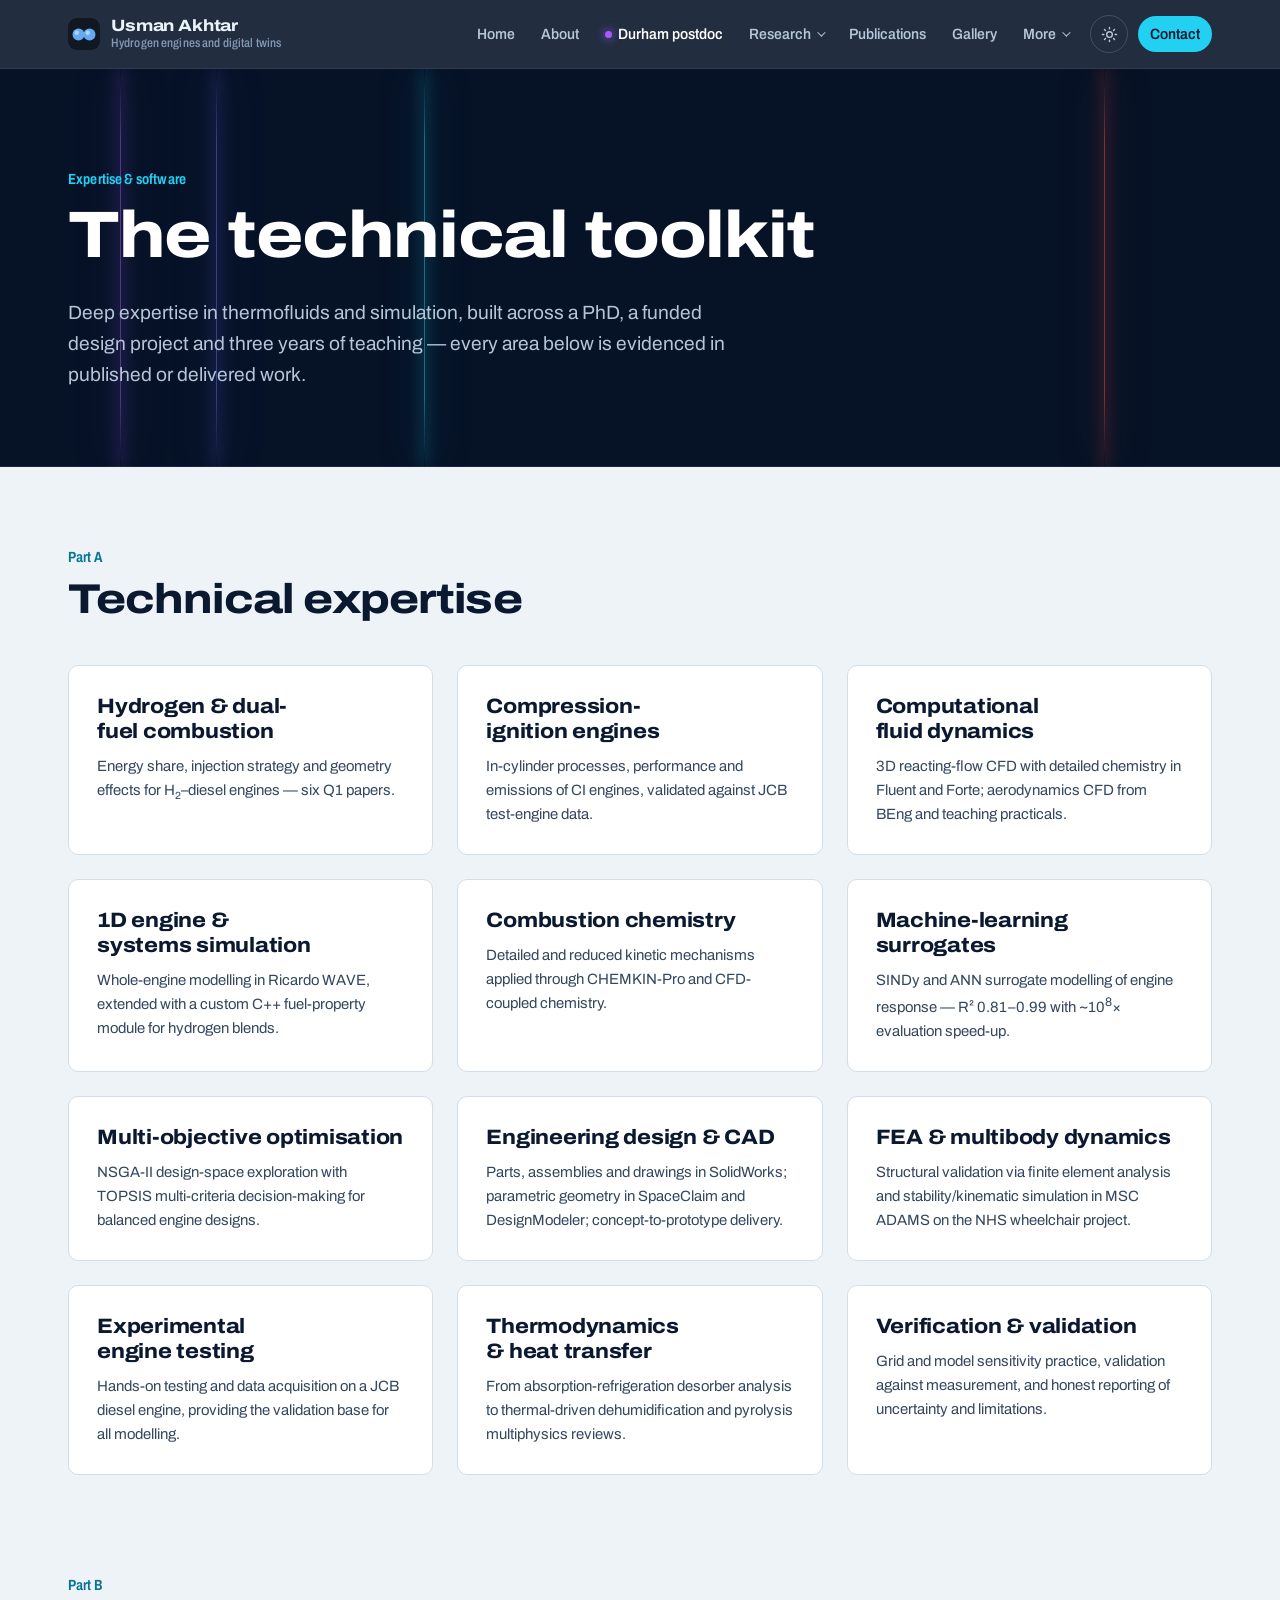
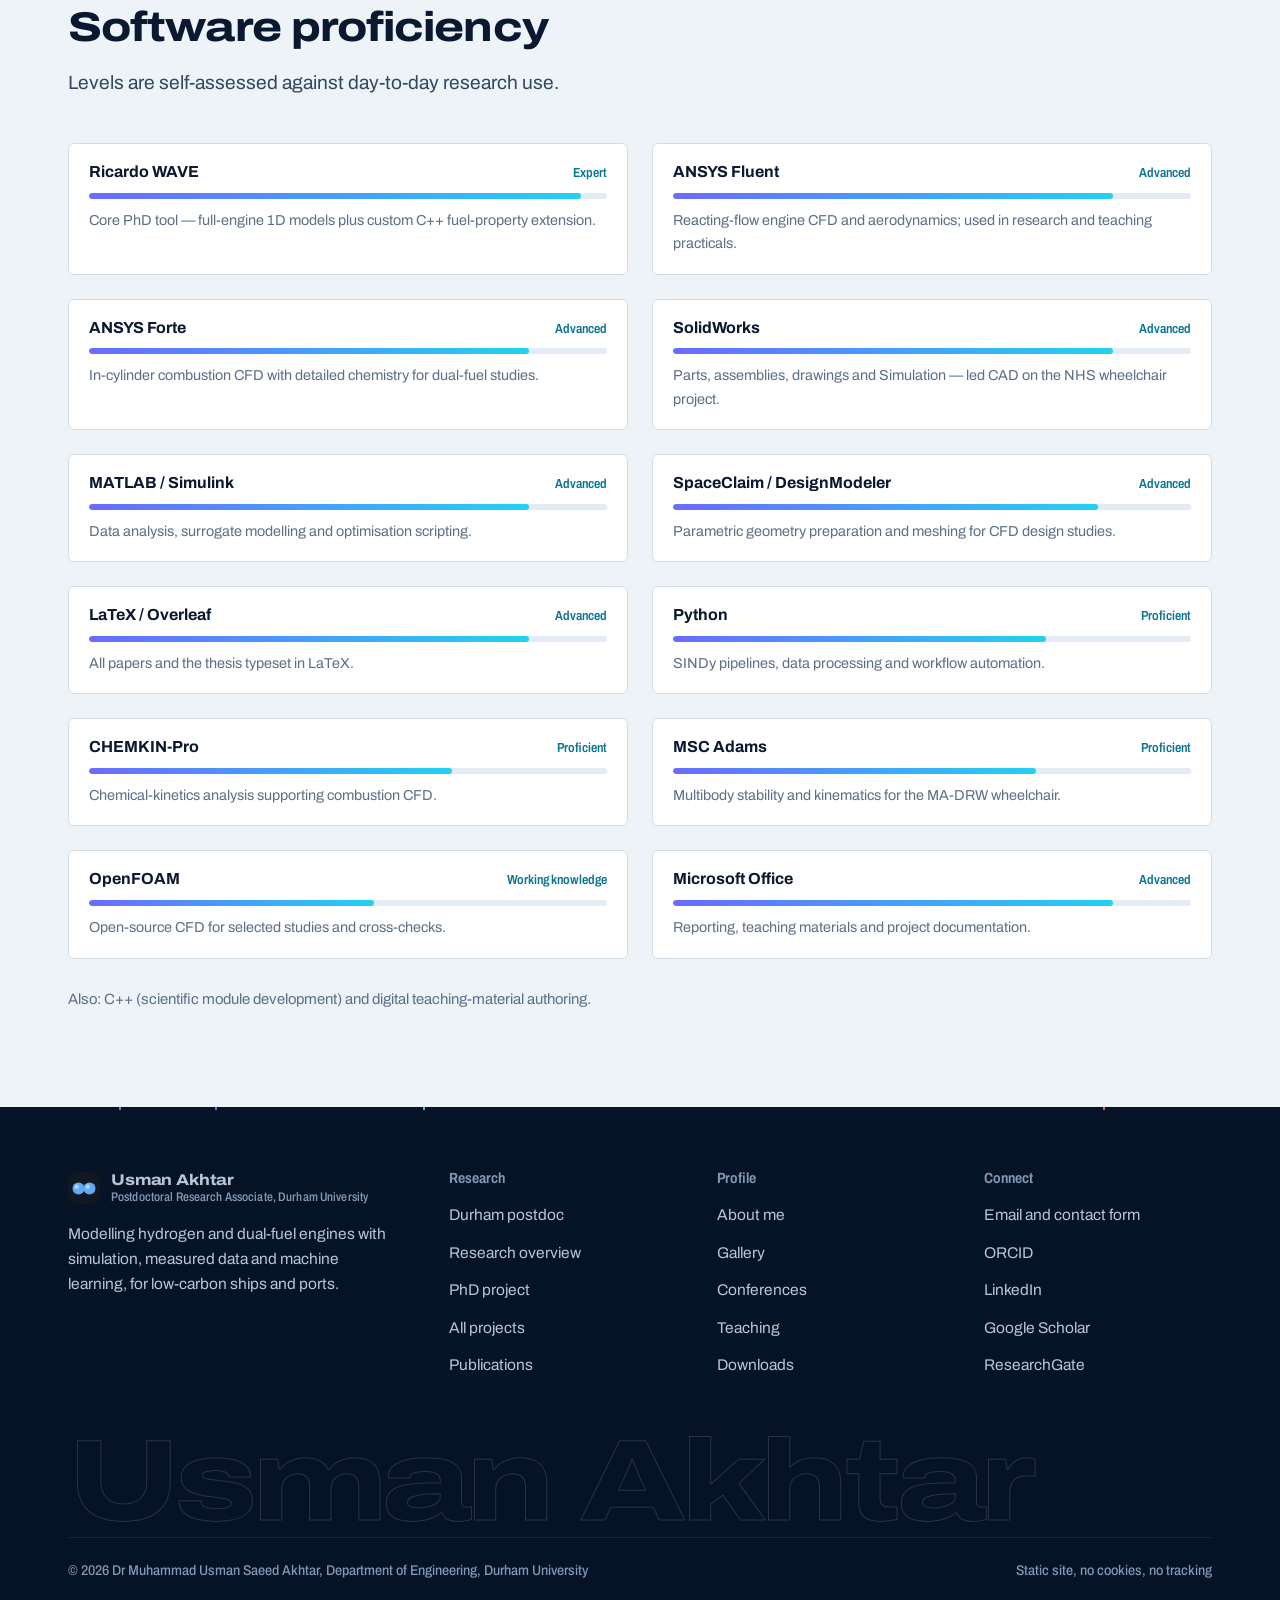
<file: expertise.html>
<!DOCTYPE html>
<html lang="en-GB" data-theme="light">
<head>
<meta charset="UTF-8">
<meta name="viewport" content="width=device-width, initial-scale=1.0">
<title>Technical Expertise and Software | M. U. S. Akhtar</title>
<meta name="description" content="Technical expertise and software proficiency of Dr Muhammad Usman Saeed Akhtar — CFD, engine simulation, combustion, CAD, FEA, machine learning, MATLAB, Python and more.">
<meta name="author" content="Dr Muhammad Usman Saeed Akhtar">
<link rel="canonical" href="https://your-domain.example/expertise.html">
<meta property="og:type" content="website">
<meta property="og:title" content="Technical Expertise and Software | M. U. S. Akhtar">
<meta property="og:description" content="Technical expertise and software proficiency of Dr Muhammad Usman Saeed Akhtar — CFD, engine simulation, combustion, CAD, FEA, machine learning, MATLAB, Python and more.">
<meta property="og:url" content="https://your-domain.example/expertise.html">
<meta property="og:image" content="https://your-domain.example/assets/images/og-cover.jpg">
<meta property="og:image:width" content="1200">
<meta property="og:image:height" content="630">
<meta name="twitter:card" content="summary_large_image">
<meta name="twitter:title" content="Technical Expertise and Software | M. U. S. Akhtar">
<meta name="twitter:description" content="Technical expertise and software proficiency of Dr Muhammad Usman Saeed Akhtar — CFD, engine simulation, combustion, CAD, FEA, machine learning, MATLAB, Python and more.">
<meta name="twitter:image" content="https://your-domain.example/assets/images/og-cover.jpg">
<meta name="theme-color" content="#061226">
<link rel="icon" href="assets/images/favicon.svg" type="image/svg+xml">
<link rel="icon" href="assets/images/favicon-32.png" sizes="32x32" type="image/png">
<link rel="apple-touch-icon" href="assets/images/apple-touch-icon.png">
<link rel="manifest" href="site.webmanifest">
<script>(function(){var d=document.documentElement,t="light";try{t=localStorage.getItem("theme")||(matchMedia("(prefers-color-scheme: dark)").matches?"dark":"light")}catch(e){}d.setAttribute("data-theme",t);if(!matchMedia("(prefers-reduced-motion: reduce)").matches)d.classList.add("ignite")})();</script>
<link rel="stylesheet" href="css/fonts.css">
<link rel="stylesheet" href="css/styles.css">
</head>
<body>
<a class="skip-link" href="#main">Skip to content</a>
<header class="site-header">
  <div class="wrap nav">
    <a class="brand" href="index.html">
      <img src="assets/images/favicon.svg" alt="" width="32" height="32">
      <span>Usman Akhtar<small>Hydrogen engines and digital twins</small></span>
    </a>
    <button class="nav-burger" aria-label="Open menu" aria-expanded="false"><span></span><span></span><span></span></button>
    <ul class="nav-links">
      <li><a href="index.html">Home</a></li>
      <li><a href="about.html">About</a></li>
      <li><a class="nav-durham" href="durham.html">Durham postdoc</a></li>
      <li class="has-sub">
        <button class="sub-toggle" aria-expanded="false" aria-haspopup="true">Research</button>
        <ul class="sub">
          <li><a href="research.html">Research overview</a></li>
          <li><a href="phd-project.html">PhD project</a></li>
          <li><a href="projects.html">All projects</a></li>
        </ul>
      </li>
      <li><a href="publications.html">Publications</a></li>
      <li><a href="gallery.html">Gallery</a></li>
      <li class="has-sub">
        <button class="sub-toggle" aria-expanded="false" aria-haspopup="true">More</button>
        <ul class="sub">
          <li><a href="conferences.html">Conferences</a></li>
          <li><a href="teaching.html">Teaching</a></li>
          <li><a href="expertise.html" aria-current="page">Expertise and software</a></li>
          <li><a href="achievements.html">Awards and development</a></li>
          <li><a href="downloads.html">Downloads</a></li>
        </ul>
      </li>
      <li class="nav-actions">
        <button class="theme-toggle" aria-label="Switch to dark mode">
          <svg class="sun" width="17" height="17" viewBox="0 0 24 24" fill="none" stroke="currentColor" stroke-width="2" stroke-linecap="round" aria-hidden="true"><circle cx="12" cy="12" r="4"/><path d="M12 2v2m0 16v2M4.9 4.9l1.4 1.4m11.4 11.4 1.4 1.4M2 12h2m16 0h2M4.9 19.1l1.4-1.4M17.7 6.3l1.4-1.4"/></svg>
          <svg class="moon" width="16" height="16" viewBox="0 0 24 24" fill="none" stroke="currentColor" stroke-width="2" stroke-linecap="round" stroke-linejoin="round" aria-hidden="true"><path d="M21 12.8A9 9 0 1 1 11.2 3a7 7 0 0 0 9.8 9.8Z"/></svg>
        </button>
        <a class="btn btn-primary btn-sm nav-contact" href="contact.html">Contact</a>
      </li>
    </ul>
  </div>
</header>
<main id="main">
<section class="page-hero">
  <div class="spectra" aria-hidden="true"><i></i><i></i><i></i><i></i></div>
  <div class="wrap">
    <p class="eyebrow">Expertise &amp; software</p>
    <h1>The technical toolkit</h1>
    <p class="lead">Deep expertise in thermofluids and simulation, built across a PhD, a funded design project and three years of teaching &mdash; every area below is evidenced in published or delivered work.</p>
  </div>
</section>

<section class="section">
  <div class="wrap">
    <div class="section-head reveal">
      <p class="eyebrow">Part A</p>
      <h2>Technical expertise</h2>
    </div>
    <div class="grid cols-3">
      <div class="card reveal"><h3>Hydrogen &amp; dual-fuel combustion</h3><p class="small">Energy share, injection strategy and geometry effects for H<sub>2</sub>&ndash;diesel engines &mdash; six Q1 papers.</p></div>
      <div class="card reveal"><h3>Compression-ignition engines</h3><p class="small">In-cylinder processes, performance and emissions of CI engines, validated against JCB test-engine data.</p></div>
      <div class="card reveal"><h3>Computational fluid dynamics</h3><p class="small">3D reacting-flow CFD with detailed chemistry in Fluent and Forte; aerodynamics CFD from BEng and teaching practicals.</p></div>
      <div class="card reveal"><h3>1D engine &amp; systems simulation</h3><p class="small">Whole-engine modelling in Ricardo WAVE, extended with a custom C++ fuel-property module for hydrogen blends.</p></div>
      <div class="card reveal"><h3>Combustion chemistry</h3><p class="small">Detailed and reduced kinetic mechanisms applied through CHEMKIN-Pro and CFD-coupled chemistry.</p></div>
      <div class="card reveal"><h3>Machine-learning surrogates</h3><p class="small">SINDy and ANN surrogate modelling of engine response &mdash; R&sup2; 0.81&ndash;0.99 with ~10<sup>8</sup>&times; evaluation speed-up.</p></div>
      <div class="card reveal"><h3>Multi-objective optimisation</h3><p class="small">NSGA-II design-space exploration with TOPSIS multi-criteria decision-making for balanced engine designs.</p></div>
      <div class="card reveal"><h3>Engineering design &amp; CAD</h3><p class="small">Parts, assemblies and drawings in SolidWorks; parametric geometry in SpaceClaim and DesignModeler; concept-to-prototype delivery.</p></div>
      <div class="card reveal"><h3>FEA &amp; multibody dynamics</h3><p class="small">Structural validation via finite element analysis and stability/kinematic simulation in MSC ADAMS on the NHS wheelchair project.</p></div>
      <div class="card reveal"><h3>Experimental engine testing</h3><p class="small">Hands-on testing and data acquisition on a JCB diesel engine, providing the validation base for all modelling.</p></div>
      <div class="card reveal"><h3>Thermodynamics &amp; heat transfer</h3><p class="small">From absorption-refrigeration desorber analysis to thermal-driven dehumidification and pyrolysis multiphysics reviews.</p></div>
      <div class="card reveal"><h3>Verification &amp; validation</h3><p class="small">Grid and model sensitivity practice, validation against measurement, and honest reporting of uncertainty and limitations.</p></div>
    </div>
  </div>
</section>

<section class="section">
  <div class="wrap">
    <div class="section-head reveal">
      <p class="eyebrow">Part B</p>
      <h2>Software proficiency</h2>
      <p class="lead">Levels are self-assessed against day-to-day research use.</p>
    </div>
    <div class="grid cols-2">
      <div class="skill reveal"><div class="skill-top"><b>Ricardo WAVE</b><span>Expert</span></div><div class="skill-bar"><i data-level="95"></i></div><p>Core PhD tool &mdash; full-engine 1D models plus custom C++ fuel-property extension.</p></div>
      <div class="skill reveal"><div class="skill-top"><b>ANSYS Fluent</b><span>Advanced</span></div><div class="skill-bar"><i data-level="85"></i></div><p>Reacting-flow engine CFD and aerodynamics; used in research and teaching practicals.</p></div>
      <div class="skill reveal"><div class="skill-top"><b>ANSYS Forte</b><span>Advanced</span></div><div class="skill-bar"><i data-level="85"></i></div><p>In-cylinder combustion CFD with detailed chemistry for dual-fuel studies.</p></div>
      <div class="skill reveal"><div class="skill-top"><b>SolidWorks</b><span>Advanced</span></div><div class="skill-bar"><i data-level="85"></i></div><p>Parts, assemblies, drawings and Simulation &mdash; led CAD on the NHS wheelchair project.</p></div>
      <div class="skill reveal"><div class="skill-top"><b>MATLAB / Simulink</b><span>Advanced</span></div><div class="skill-bar"><i data-level="85"></i></div><p>Data analysis, surrogate modelling and optimisation scripting.</p></div>
      <div class="skill reveal"><div class="skill-top"><b>SpaceClaim / DesignModeler</b><span>Advanced</span></div><div class="skill-bar"><i data-level="82"></i></div><p>Parametric geometry preparation and meshing for CFD design studies.</p></div>
      <div class="skill reveal"><div class="skill-top"><b>LaTeX / Overleaf</b><span>Advanced</span></div><div class="skill-bar"><i data-level="85"></i></div><p>All papers and the thesis typeset in LaTeX.</p></div>
      <div class="skill reveal"><div class="skill-top"><b>Python</b><span>Proficient</span></div><div class="skill-bar"><i data-level="72"></i></div><p>SINDy pipelines, data processing and workflow automation.</p></div>
      <div class="skill reveal"><div class="skill-top"><b>CHEMKIN-Pro</b><span>Proficient</span></div><div class="skill-bar"><i data-level="70"></i></div><p>Chemical-kinetics analysis supporting combustion CFD.</p></div>
      <div class="skill reveal"><div class="skill-top"><b>MSC Adams</b><span>Proficient</span></div><div class="skill-bar"><i data-level="70"></i></div><p>Multibody stability and kinematics for the MA-DRW wheelchair.</p></div>
      <div class="skill reveal"><div class="skill-top"><b>OpenFOAM</b><span>Working knowledge</span></div><div class="skill-bar"><i data-level="55"></i></div><p>Open-source CFD for selected studies and cross-checks.</p></div>
      <div class="skill reveal"><div class="skill-top"><b>Microsoft Office</b><span>Advanced</span></div><div class="skill-bar"><i data-level="85"></i></div><p>Reporting, teaching materials and project documentation.</p></div>
    </div>
    <p class="small muted mt-3 reveal">Also: C++ (scientific module development) and digital teaching-material authoring.</p>
  </div>
</section>
</main>
<footer class="site-footer">
  <div class="wrap">
    <div class="footer-grid">
      <div class="footer-brand">
        <a class="brand" href="index.html">
          <img src="assets/images/favicon.svg" alt="" width="32" height="32">
          <span>Usman Akhtar<small>Postdoctoral Research Associate, Durham University</small></span>
        </a>
        <p>Modelling hydrogen and dual-fuel engines with simulation, measured data and machine learning, for low-carbon ships and ports.</p>
      </div>
      <div>
        <h4>Research</h4>
        <ul>
          <li><a href="durham.html">Durham postdoc</a></li>
          <li><a href="research.html">Research overview</a></li>
          <li><a href="phd-project.html">PhD project</a></li>
          <li><a href="projects.html">All projects</a></li>
          <li><a href="publications.html">Publications</a></li>
        </ul>
      </div>
      <div>
        <h4>Profile</h4>
        <ul>
          <li><a href="about.html">About me</a></li>
          <li><a href="gallery.html">Gallery</a></li>
          <li><a href="conferences.html">Conferences</a></li>
          <li><a href="teaching.html">Teaching</a></li>
          <li><a href="downloads.html">Downloads</a></li>
        </ul>
      </div>
      <div>
        <h4>Connect</h4>
        <ul>
          <li><a href="contact.html">Email and contact form</a></li>
          <li><a href="https://orcid.org/0009-0002-7850-0737" rel="me noopener" target="_blank">ORCID</a></li>
          <li><a href="https://www.linkedin.com/in/dr-muhammad-usman-saeed-akhtar-phd-051b201b5/" rel="me noopener" target="_blank">LinkedIn</a></li>
          <li><a href="https://scholar.google.com/citations?user=2fQxxucAAAAJ&amp;hl=en" rel="noopener" target="_blank">Google Scholar</a></li>
          <li><a href="https://www.researchgate.net/profile/Muhammad-Akhtar-149" rel="noopener" target="_blank">ResearchGate</a></li>
        </ul>
      </div>
    </div>
    <div class="footer-sign" aria-hidden="true">Usman Akhtar</div>
    <div class="footer-bottom">
      <span>&copy; <span id="year">2026</span> Dr Muhammad Usman Saeed Akhtar, Department of Engineering, Durham University</span>
      <span>Static site, no cookies, no tracking</span>
    </div>
  </div>
</footer>
<button class="back-to-top" aria-label="Back to top">
  <svg width="16" height="16" viewBox="0 0 24 24" fill="none" stroke="currentColor" stroke-width="2.4" stroke-linecap="round" stroke-linejoin="round" aria-hidden="true"><path d="M12 19V5m-7 7 7-7 7 7"/></svg>
</button>
<script src="js/main.js"></script>
</body>
</html>
</file>
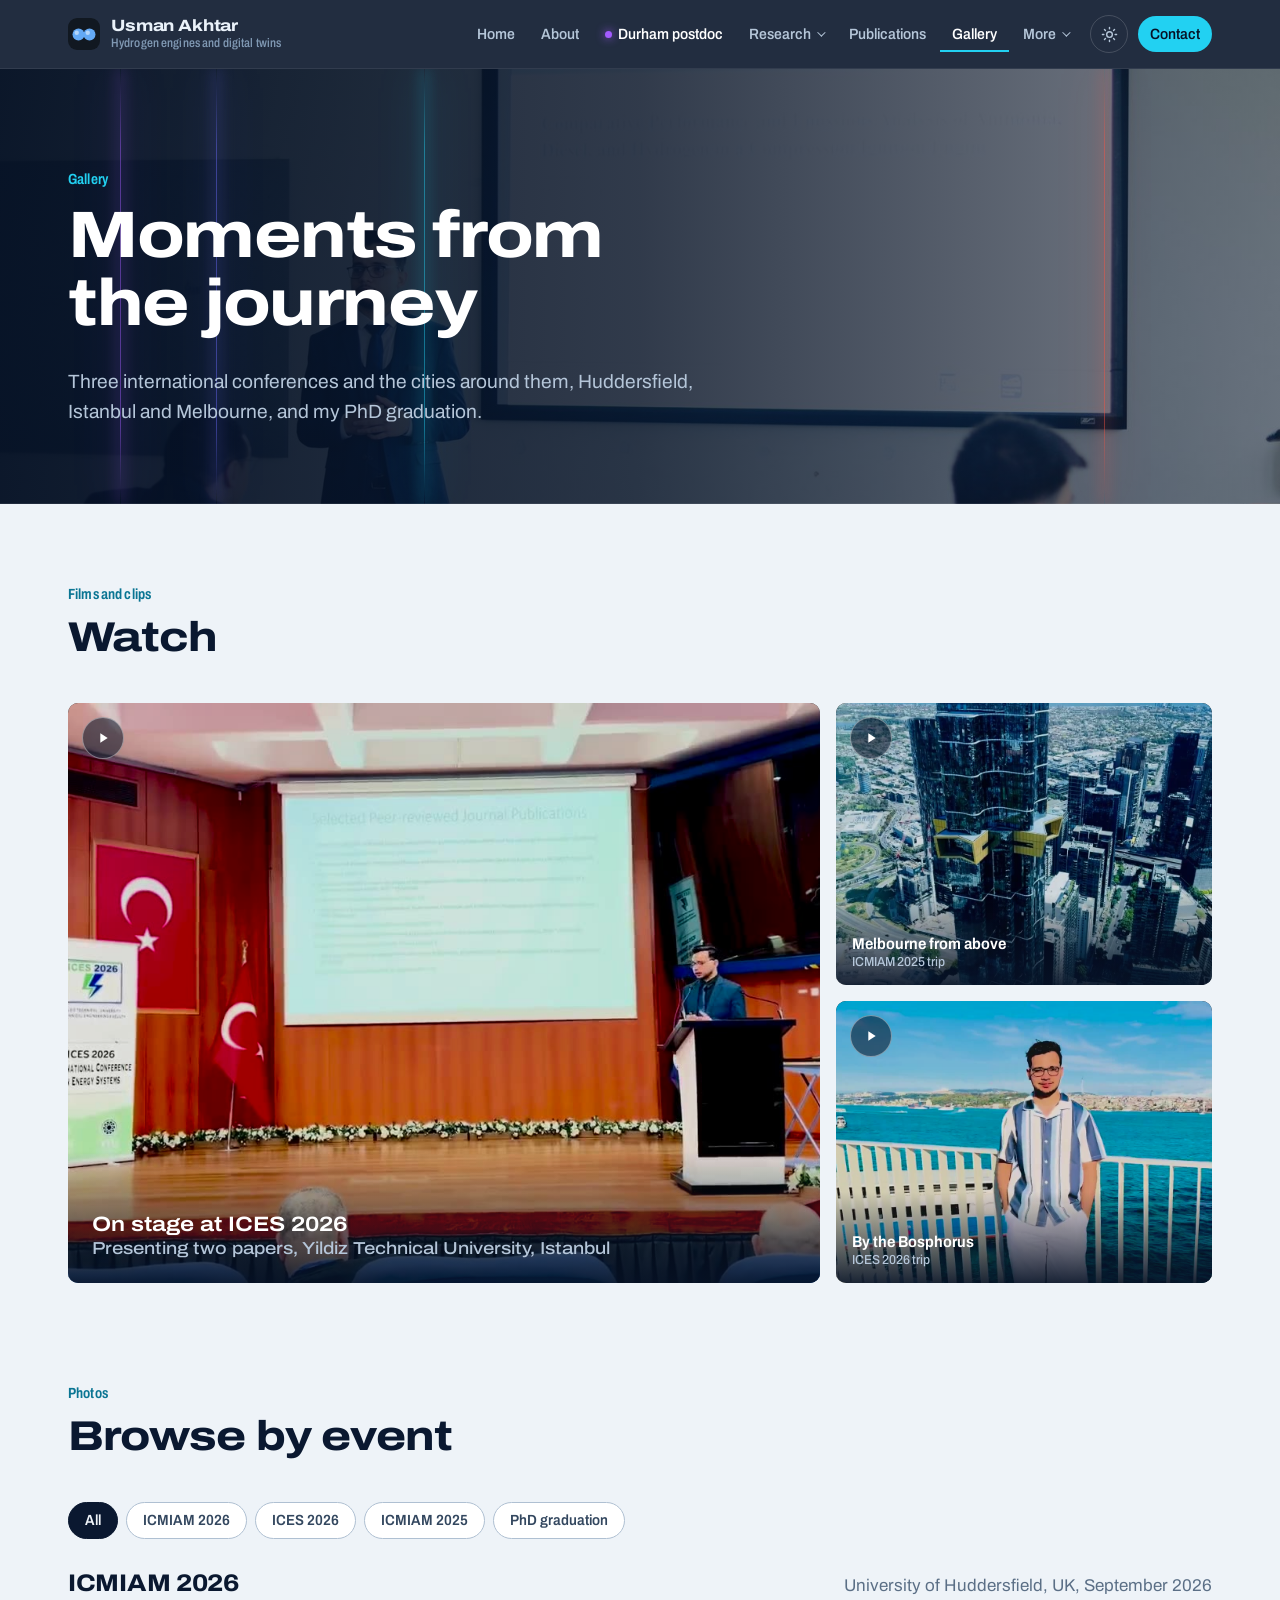
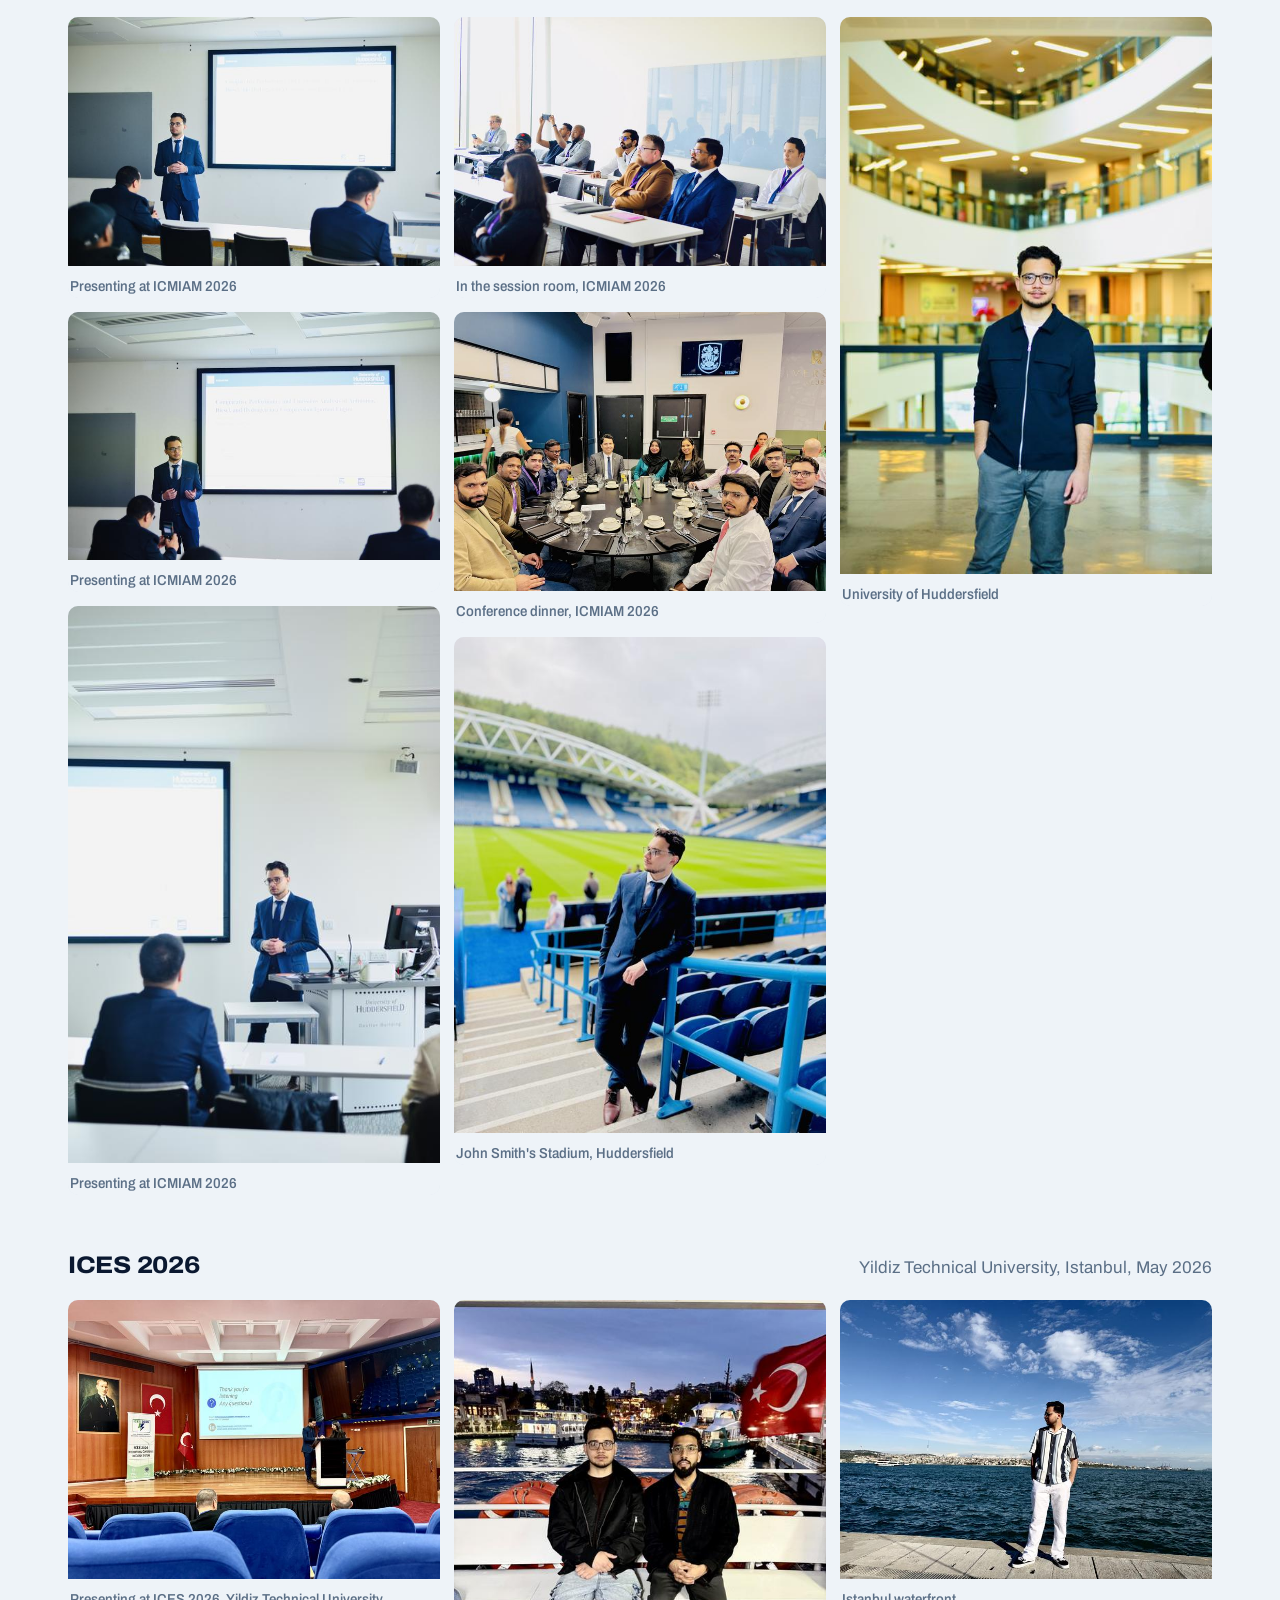
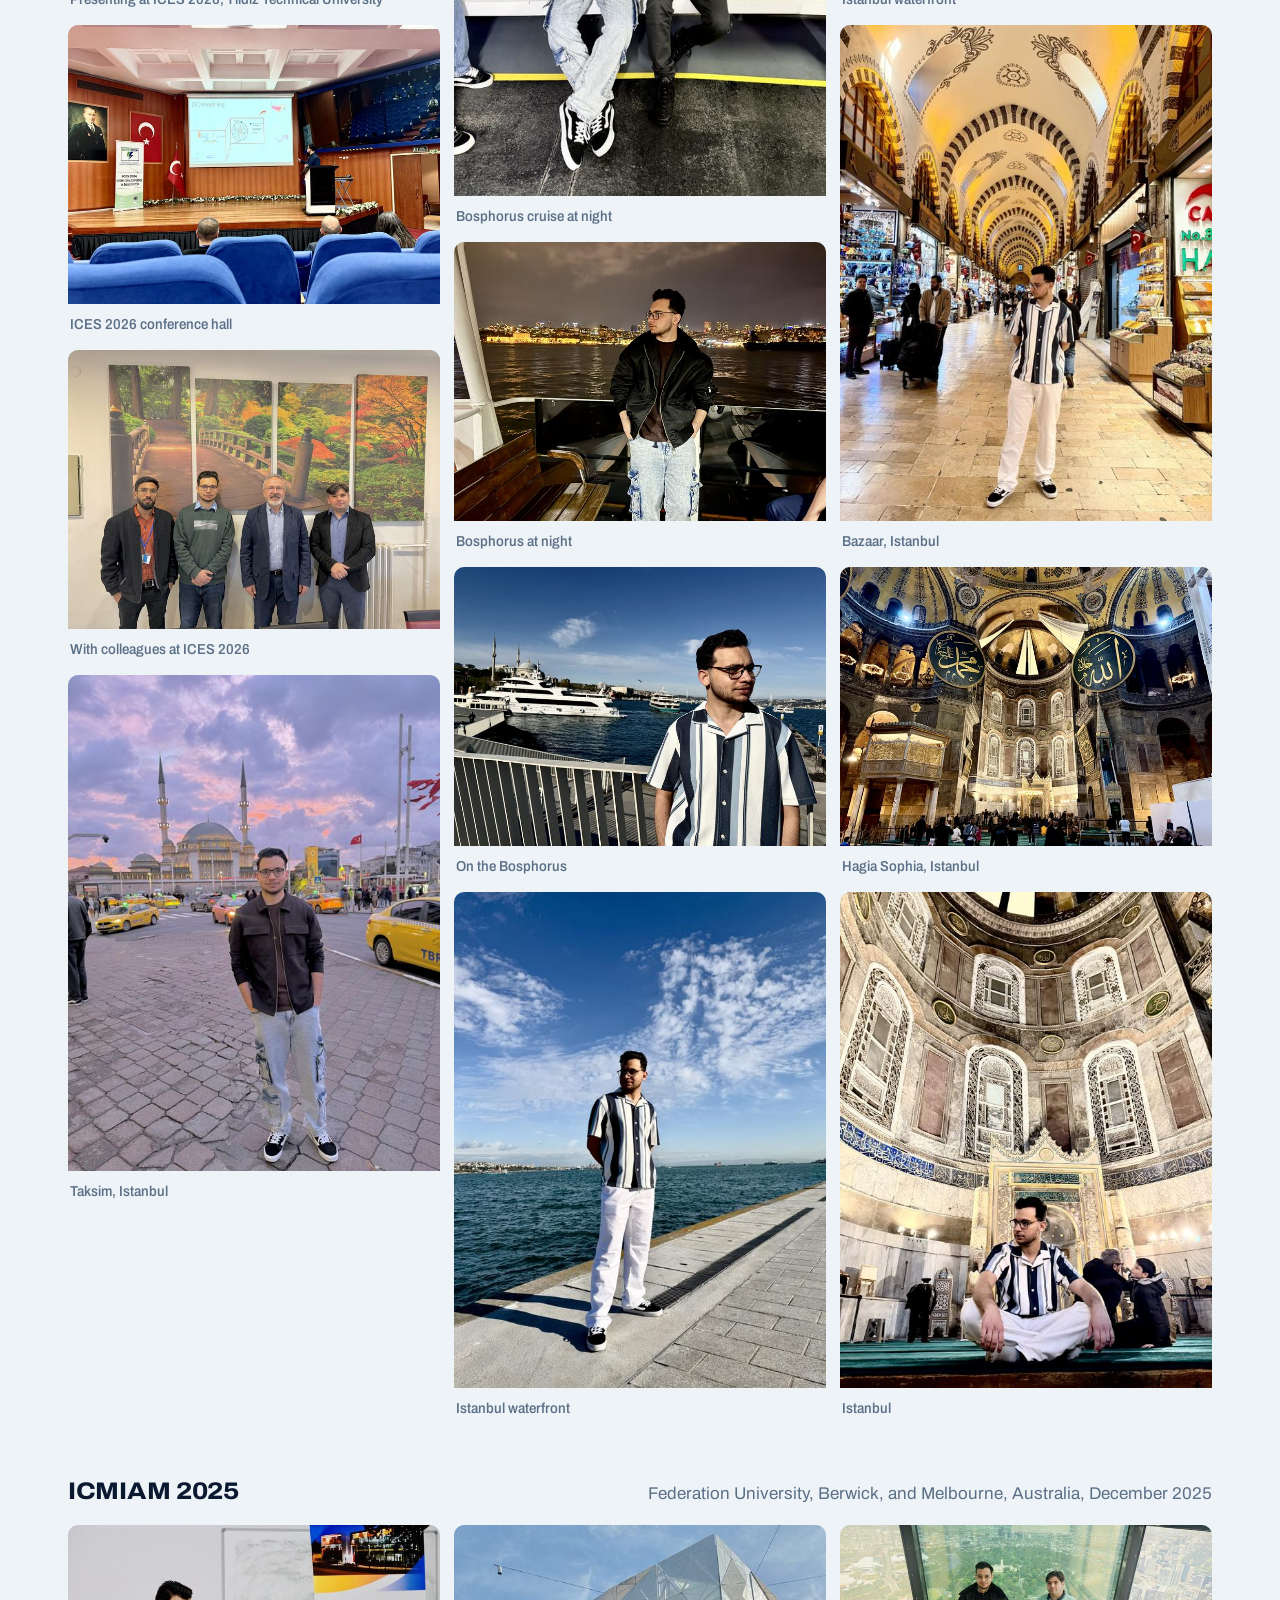
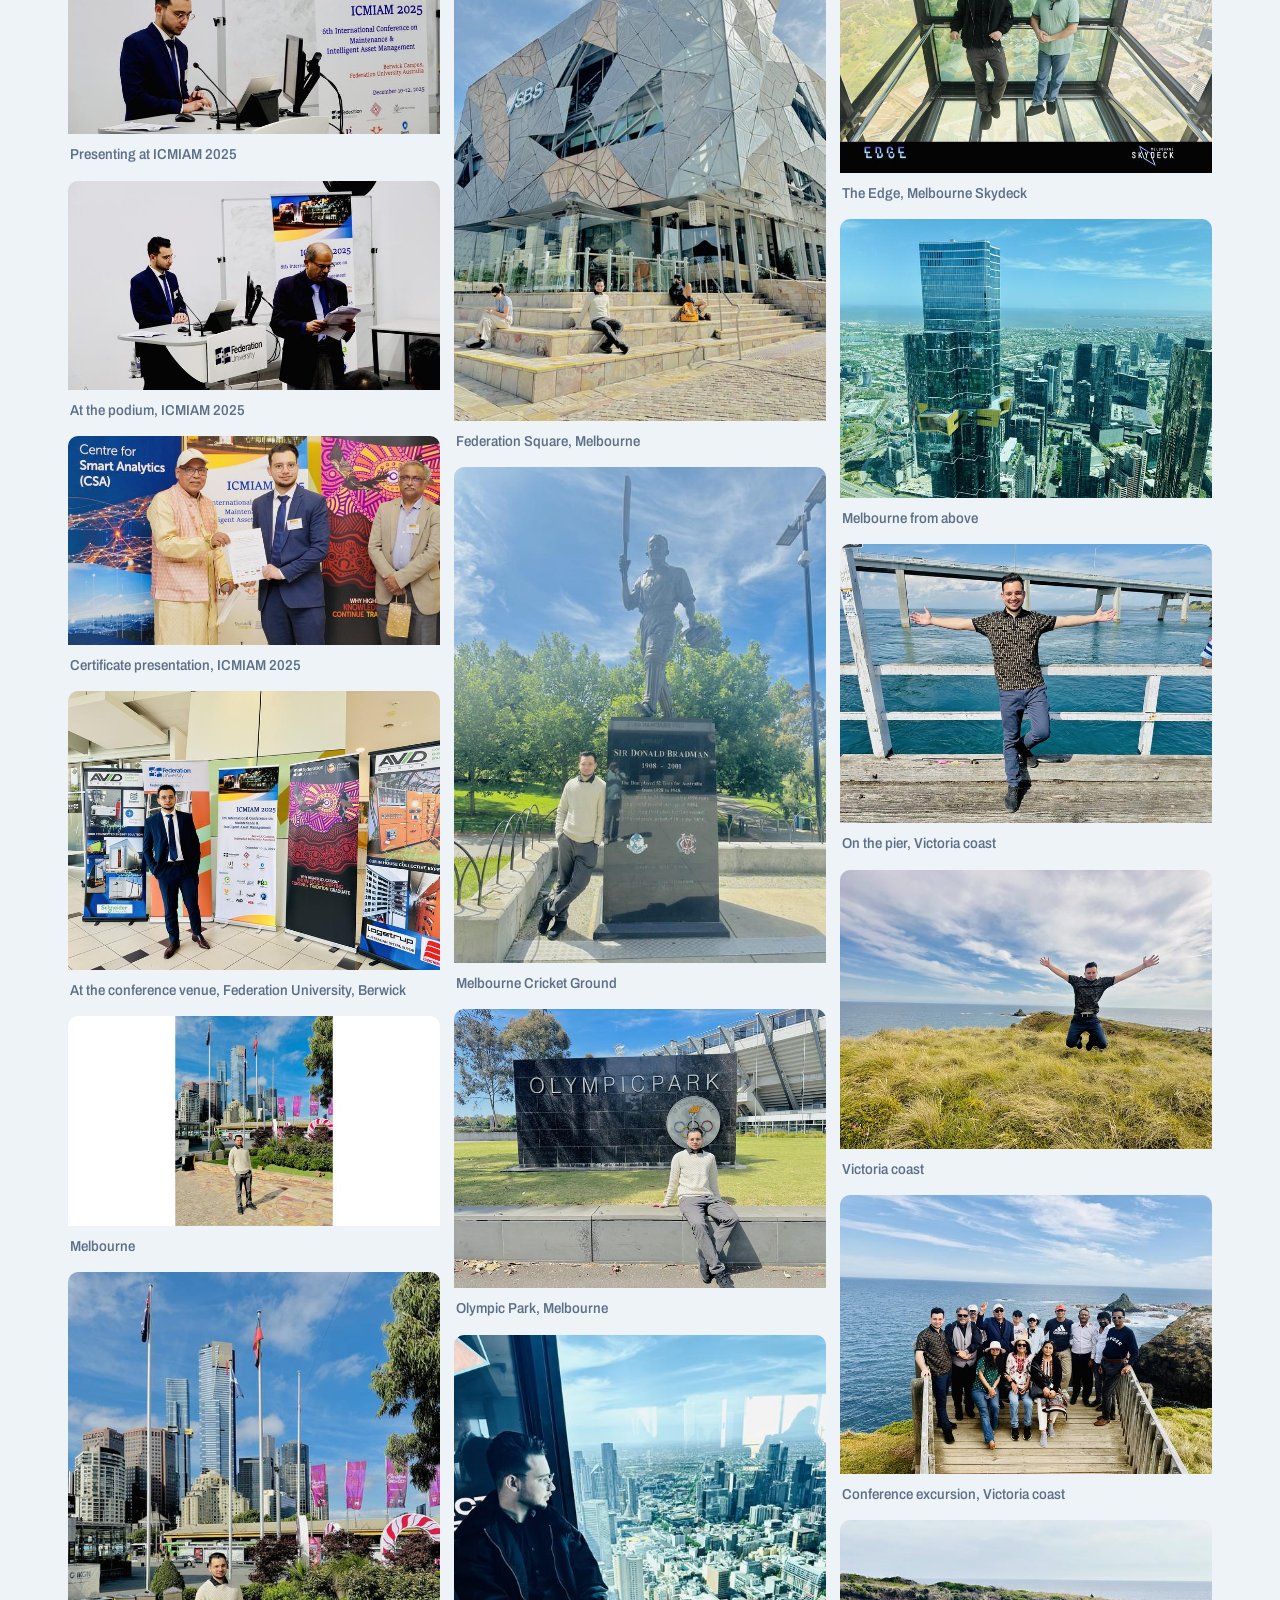
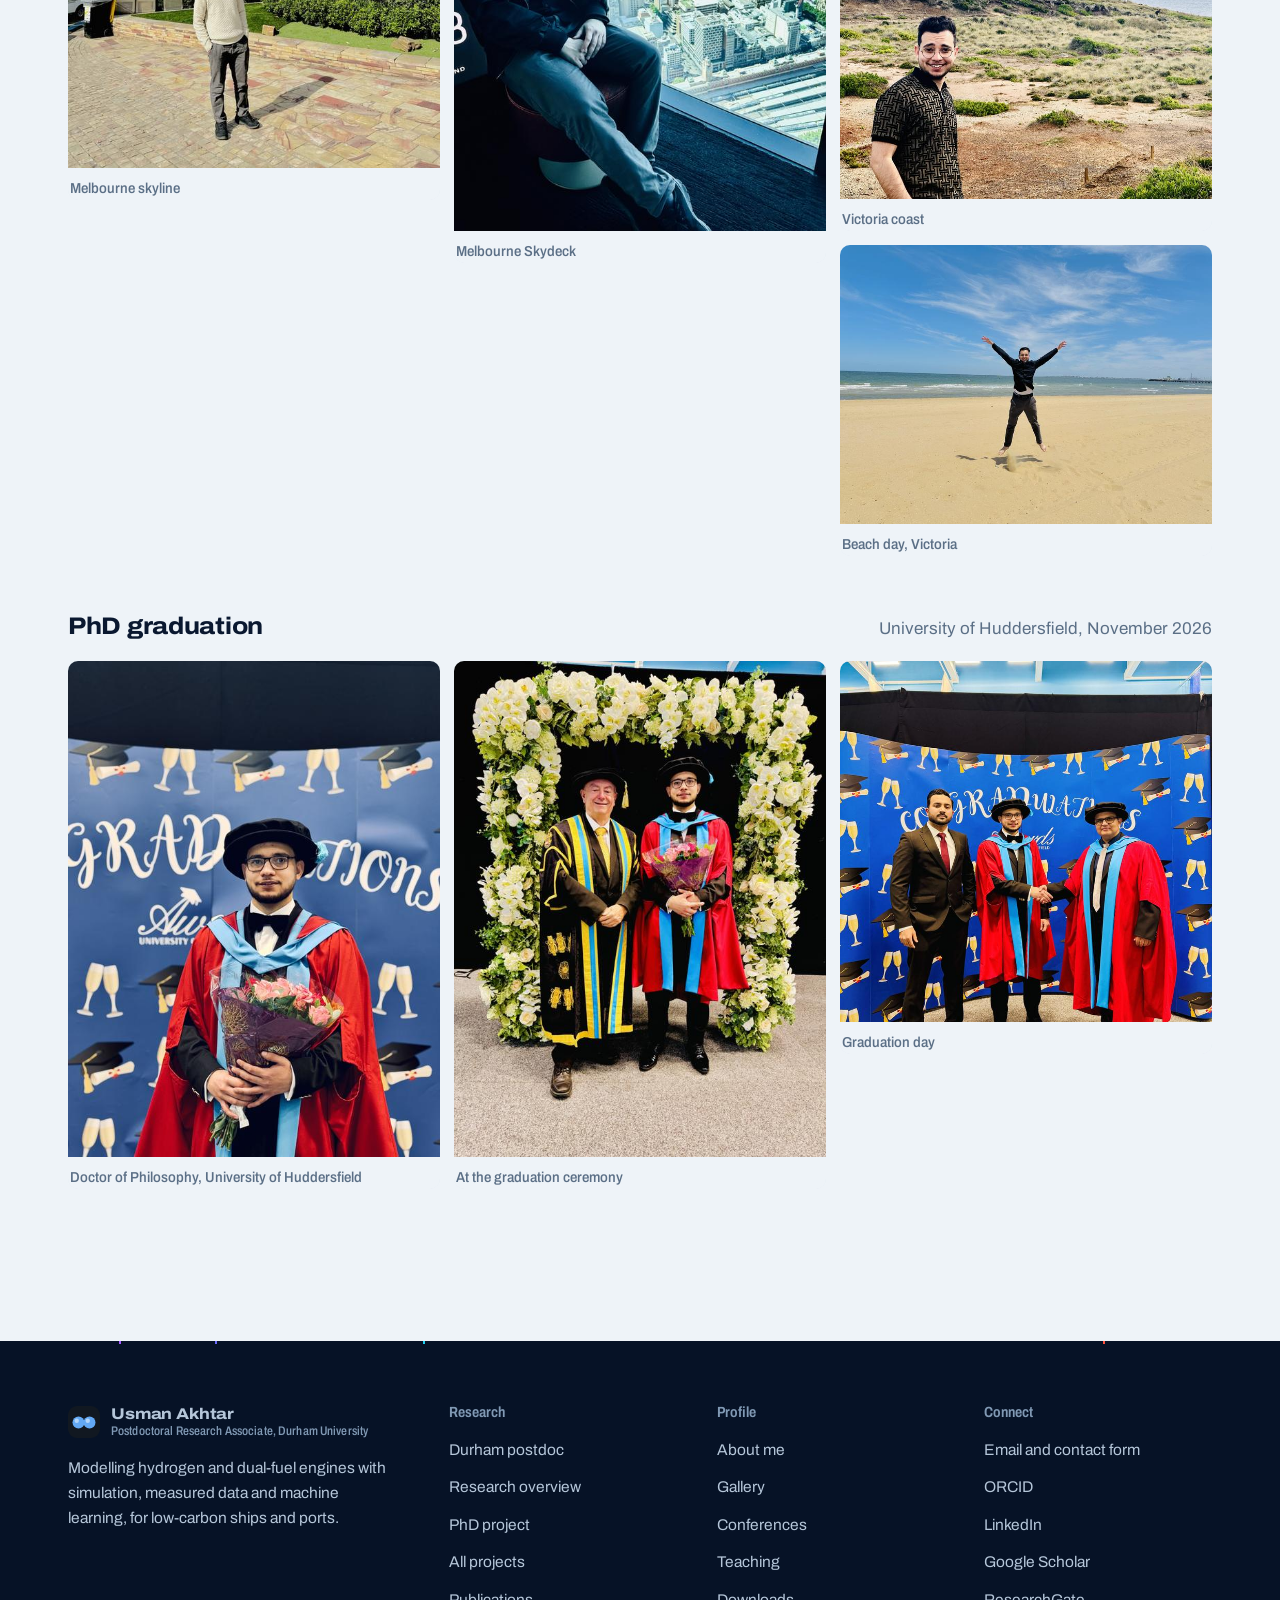
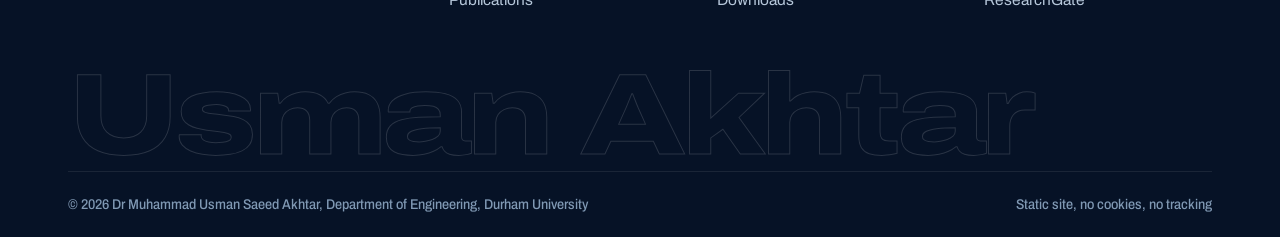
<file: gallery.html>
<!DOCTYPE html>
<html lang="en-GB" data-theme="light">
<head>
<meta charset="UTF-8">
<meta name="viewport" content="width=device-width, initial-scale=1.0">
<title>Gallery: Conferences, Talks and Travel | M. U. S. Akhtar</title>
<meta name="description" content="Photos and short clips from Dr Muhammad Usman Saeed Akhtar&#x27;s talks at ICMIAM 2025 (Australia), ICES 2026 (Istanbul) and ICMIAM 2026 (Huddersfield), and from his PhD graduation.">
<meta name="author" content="Dr Muhammad Usman Saeed Akhtar">
<link rel="canonical" href="https://your-domain.example/gallery.html">
<meta property="og:type" content="website">
<meta property="og:title" content="Gallery: Conferences, Talks and Travel | M. U. S. Akhtar">
<meta property="og:description" content="Photos and short clips from Dr Muhammad Usman Saeed Akhtar&#x27;s talks at ICMIAM 2025 (Australia), ICES 2026 (Istanbul) and ICMIAM 2026 (Huddersfield), and from his PhD graduation.">
<meta property="og:url" content="https://your-domain.example/gallery.html">
<meta property="og:image" content="https://your-domain.example/assets/images/og-cover.jpg">
<meta property="og:image:width" content="1200">
<meta property="og:image:height" content="630">
<meta name="twitter:card" content="summary_large_image">
<meta name="twitter:title" content="Gallery: Conferences, Talks and Travel | M. U. S. Akhtar">
<meta name="twitter:description" content="Photos and short clips from Dr Muhammad Usman Saeed Akhtar&#x27;s talks at ICMIAM 2025 (Australia), ICES 2026 (Istanbul) and ICMIAM 2026 (Huddersfield), and from his PhD graduation.">
<meta name="twitter:image" content="https://your-domain.example/assets/images/og-cover.jpg">
<meta name="theme-color" content="#061226">
<link rel="icon" href="assets/images/favicon.svg" type="image/svg+xml">
<link rel="icon" href="assets/images/favicon-32.png" sizes="32x32" type="image/png">
<link rel="apple-touch-icon" href="assets/images/apple-touch-icon.png">
<link rel="manifest" href="site.webmanifest">
<script>(function(){var d=document.documentElement,t="light";try{t=localStorage.getItem("theme")||(matchMedia("(prefers-color-scheme: dark)").matches?"dark":"light")}catch(e){}d.setAttribute("data-theme",t);if(!matchMedia("(prefers-reduced-motion: reduce)").matches)d.classList.add("ignite")})();</script>
<link rel="stylesheet" href="css/fonts.css">
<link rel="stylesheet" href="css/styles.css">
</head>
<body>
<a class="skip-link" href="#main">Skip to content</a>
<header class="site-header">
  <div class="wrap nav">
    <a class="brand" href="index.html">
      <img src="assets/images/favicon.svg" alt="" width="32" height="32">
      <span>Usman Akhtar<small>Hydrogen engines and digital twins</small></span>
    </a>
    <button class="nav-burger" aria-label="Open menu" aria-expanded="false"><span></span><span></span><span></span></button>
    <ul class="nav-links">
      <li><a href="index.html">Home</a></li>
      <li><a href="about.html">About</a></li>
      <li><a class="nav-durham" href="durham.html">Durham postdoc</a></li>
      <li class="has-sub">
        <button class="sub-toggle" aria-expanded="false" aria-haspopup="true">Research</button>
        <ul class="sub">
          <li><a href="research.html">Research overview</a></li>
          <li><a href="phd-project.html">PhD project</a></li>
          <li><a href="projects.html">All projects</a></li>
        </ul>
      </li>
      <li><a href="publications.html">Publications</a></li>
      <li><a href="gallery.html" aria-current="page">Gallery</a></li>
      <li class="has-sub">
        <button class="sub-toggle" aria-expanded="false" aria-haspopup="true">More</button>
        <ul class="sub">
          <li><a href="conferences.html">Conferences</a></li>
          <li><a href="teaching.html">Teaching</a></li>
          <li><a href="expertise.html">Expertise and software</a></li>
          <li><a href="achievements.html">Awards and development</a></li>
          <li><a href="downloads.html">Downloads</a></li>
        </ul>
      </li>
      <li class="nav-actions">
        <button class="theme-toggle" aria-label="Switch to dark mode">
          <svg class="sun" width="17" height="17" viewBox="0 0 24 24" fill="none" stroke="currentColor" stroke-width="2" stroke-linecap="round" aria-hidden="true"><circle cx="12" cy="12" r="4"/><path d="M12 2v2m0 16v2M4.9 4.9l1.4 1.4m11.4 11.4 1.4 1.4M2 12h2m16 0h2M4.9 19.1l1.4-1.4M17.7 6.3l1.4-1.4"/></svg>
          <svg class="moon" width="16" height="16" viewBox="0 0 24 24" fill="none" stroke="currentColor" stroke-width="2" stroke-linecap="round" stroke-linejoin="round" aria-hidden="true"><path d="M21 12.8A9 9 0 1 1 11.2 3a7 7 0 0 0 9.8 9.8Z"/></svg>
        </button>
        <a class="btn btn-primary btn-sm nav-contact" href="contact.html">Contact</a>
      </li>
    </ul>
  </div>
</header>
<main id="main">
<section class="page-hero has-photo">
  <div class="bg-photo" aria-hidden="true"><img src="assets/images/gallery/icmiam26-5897-lg.jpg" alt="" width="1600" height="1068" style="object-position:50% 40%"></div>
  <div class="spectra" aria-hidden="true"><i></i><i></i><i></i><i></i></div>
  <div class="wrap">
    <p class="eyebrow">Gallery</p>
    <h1>Moments from the journey</h1>
    <p class="lead">Three international conferences and the cities around them, Huddersfield, Istanbul and Melbourne, and my PhD graduation.</p>
  </div>
</section>

<section class="section">
  <div class="wrap">
    <div class="section-head">
      <p class="eyebrow">Films and clips</p>
      <h2>Watch</h2>
    </div>
    <div class="films films-3">
      <button class="clip clip-main" type="button" data-lightbox data-video="assets/video/ices-2026-talk.mp4" data-poster="assets/video/ices-2026-talk-poster.jpg" data-caption="Presenting at ICES 2026, Istanbul">
        <img src="assets/video/ices-2026-talk-poster.jpg" alt="" loading="lazy">
        <span class="clip-play" aria-hidden="true"><svg width="16" height="16" viewBox="0 0 24 24" fill="currentColor"><path d="M8 5v14l11-7z"/></svg></span>
        <span class="clip-label">On stage at ICES 2026<small>Presenting two papers, Yildiz Technical University, Istanbul</small></span>
      </button>
      <button class="clip clip-sm" type="button" data-lightbox data-video="assets/video/melbourne-skydeck.mp4" data-poster="assets/video/melbourne-skydeck-poster.jpg" data-caption="Melbourne from the Skydeck, ICMIAM 2025 trip">
        <img src="assets/video/melbourne-skydeck-poster.jpg" alt="" loading="lazy">
        <span class="clip-play" aria-hidden="true"><svg width="16" height="16" viewBox="0 0 24 24" fill="currentColor"><path d="M8 5v14l11-7z"/></svg></span>
        <span class="clip-label">Melbourne from above<small>ICMIAM 2025 trip</small></span>
      </button>
      <button class="clip clip-sm" type="button" data-lightbox data-video="assets/video/istanbul-bosphorus.mp4" data-poster="assets/video/istanbul-bosphorus-poster.jpg" data-caption="By the Bosphorus, ICES 2026 trip">
        <img src="assets/video/istanbul-bosphorus-poster.jpg" alt="" loading="lazy">
        <span class="clip-play" aria-hidden="true"><svg width="16" height="16" viewBox="0 0 24 24" fill="currentColor"><path d="M8 5v14l11-7z"/></svg></span>
        <span class="clip-label">By the Bosphorus<small>ICES 2026 trip</small></span>
      </button>
    </div>
  </div>
</section>

<section class="section">
  <div class="wrap">
    <div class="section-head">
      <p class="eyebrow">Photos</p>
      <h2>Browse by event</h2>
    </div>
    <div class="toolbar">
      <div class="chips" role="group" aria-label="Filter photos by event">
        <button class="chip" data-filter="all" aria-pressed="true">All</button>

        <button class="chip" data-filter="icmiam2026" aria-pressed="false">ICMIAM 2026</button>
        <button class="chip" data-filter="ices2026" aria-pressed="false">ICES 2026</button>
        <button class="chip" data-filter="icmiam2025" aria-pressed="false">ICMIAM 2025</button>
        <button class="chip" data-filter="graduation" aria-pressed="false">PhD graduation</button>
      </div>
    </div>
    <div data-filter-list>
      <div class="photo-set" data-tags="icmiam2026">
        <div class="set-head"><h3>ICMIAM 2026</h3><p>University of Huddersfield, UK, September 2026</p></div>
        <div class="gallery">
          <figure class="shot"><button type="button" data-lightbox data-full="assets/images/gallery/icmiam26-5897-lg.jpg" data-caption="Presenting at ICMIAM 2026" data-alt="Presenting at ICMIAM 2026" aria-label="Enlarge photo: Presenting at ICMIAM 2026"><img src="assets/images/gallery/icmiam26-5897-sm.jpg" alt="Presenting at ICMIAM 2026" loading="lazy" width="720" height="481"></button><figcaption>Presenting at ICMIAM 2026</figcaption></figure>
          <figure class="shot"><button type="button" data-lightbox data-full="assets/images/gallery/icmiam26-5895-lg.jpg" data-caption="Presenting at ICMIAM 2026" data-alt="Presenting at ICMIAM 2026" aria-label="Enlarge photo: Presenting at ICMIAM 2026"><img src="assets/images/gallery/icmiam26-5895-sm.jpg" alt="Presenting at ICMIAM 2026" loading="lazy" width="720" height="481"></button><figcaption>Presenting at ICMIAM 2026</figcaption></figure>
          <figure class="shot"><button type="button" data-lightbox data-full="assets/images/gallery/icmiam26-5901-lg.jpg" data-caption="Presenting at ICMIAM 2026" data-alt="Presenting at ICMIAM 2026" aria-label="Enlarge photo: Presenting at ICMIAM 2026"><img src="assets/images/gallery/icmiam26-5901-sm.jpg" alt="Presenting at ICMIAM 2026" loading="lazy" width="481" height="720"></button><figcaption>Presenting at ICMIAM 2026</figcaption></figure>
          <figure class="shot"><button type="button" data-lightbox data-full="assets/images/gallery/icmiam26-5899-lg.jpg" data-caption="In the session room, ICMIAM 2026" data-alt="In the session room, ICMIAM 2026" aria-label="Enlarge photo: In the session room, ICMIAM 2026"><img src="assets/images/gallery/icmiam26-5899-sm.jpg" alt="In the session room, ICMIAM 2026" loading="lazy" width="720" height="481"></button><figcaption>In the session room, ICMIAM 2026</figcaption></figure>
          <figure class="shot"><button type="button" data-lightbox data-full="assets/images/gallery/icmiam26-5733-lg.jpg" data-caption="Conference dinner, ICMIAM 2026" data-alt="Conference dinner, ICMIAM 2026" aria-label="Enlarge photo: Conference dinner, ICMIAM 2026"><img src="assets/images/gallery/icmiam26-5733-sm.jpg" alt="Conference dinner, ICMIAM 2026" loading="lazy" width="720" height="540"></button><figcaption>Conference dinner, ICMIAM 2026</figcaption></figure>
          <figure class="shot"><button type="button" data-lightbox data-full="assets/images/gallery/icmiam26-5707-lg.jpg" data-caption="John Smith&#x27;s Stadium, Huddersfield" data-alt="John Smith&#x27;s Stadium, Huddersfield" aria-label="Enlarge photo: John Smith&#x27;s Stadium, Huddersfield"><img src="assets/images/gallery/icmiam26-5707-sm.jpg" alt="John Smith&#x27;s Stadium, Huddersfield" loading="lazy" width="540" height="720"></button><figcaption>John Smith&#x27;s Stadium, Huddersfield</figcaption></figure>
          <figure class="shot"><button type="button" data-lightbox data-full="assets/images/gallery/icmiam26-5887-lg.jpg" data-caption="University of Huddersfield" data-alt="University of Huddersfield" aria-label="Enlarge photo: University of Huddersfield"><img src="assets/images/gallery/icmiam26-5887-sm.jpg" alt="University of Huddersfield" loading="lazy" width="481" height="720"></button><figcaption>University of Huddersfield</figcaption></figure>
        </div>
      </div>
      <div class="photo-set" data-tags="ices2026">
        <div class="set-head"><h3>ICES 2026</h3><p>Yildiz Technical University, Istanbul, May 2026</p></div>
        <div class="gallery">
          <figure class="shot"><button type="button" data-lightbox data-full="assets/images/gallery/ices26-2401-lg.jpg" data-caption="Presenting at ICES 2026, Yildiz Technical University" data-alt="Presenting at ICES 2026, Yildiz Technical University" aria-label="Enlarge photo: Presenting at ICES 2026, Yildiz Technical University"><img src="assets/images/gallery/ices26-2401-sm.jpg" alt="Presenting at ICES 2026, Yildiz Technical University" loading="lazy" width="720" height="540"></button><figcaption>Presenting at ICES 2026, Yildiz Technical University</figcaption></figure>
          <figure class="shot"><button type="button" data-lightbox data-full="assets/images/gallery/ices26-2379-lg.jpg" data-caption="ICES 2026 conference hall" data-alt="ICES 2026 conference hall" aria-label="Enlarge photo: ICES 2026 conference hall"><img src="assets/images/gallery/ices26-2379-sm.jpg" alt="ICES 2026 conference hall" loading="lazy" width="720" height="540"></button><figcaption>ICES 2026 conference hall</figcaption></figure>
          <figure class="shot"><button type="button" data-lightbox data-full="assets/images/gallery/ices26-2268-lg.jpg" data-caption="With colleagues at ICES 2026" data-alt="With colleagues at ICES 2026" aria-label="Enlarge photo: With colleagues at ICES 2026"><img src="assets/images/gallery/ices26-2268-sm.jpg" alt="With colleagues at ICES 2026" loading="lazy" width="720" height="540"></button><figcaption>With colleagues at ICES 2026</figcaption></figure>
          <figure class="shot"><button type="button" data-lightbox data-full="assets/images/gallery/ices26-2191-lg.jpg" data-caption="Taksim, Istanbul" data-alt="Taksim, Istanbul" aria-label="Enlarge photo: Taksim, Istanbul"><img src="assets/images/gallery/ices26-2191-sm.jpg" alt="Taksim, Istanbul" loading="lazy" width="540" height="720"></button><figcaption>Taksim, Istanbul</figcaption></figure>
          <figure class="shot"><button type="button" data-lightbox data-full="assets/images/gallery/ices26-2283-lg.jpg" data-caption="Bosphorus cruise at night" data-alt="Bosphorus cruise at night" aria-label="Enlarge photo: Bosphorus cruise at night"><img src="assets/images/gallery/ices26-2283-sm.jpg" alt="Bosphorus cruise at night" loading="lazy" width="540" height="720"></button><figcaption>Bosphorus cruise at night</figcaption></figure>
          <figure class="shot"><button type="button" data-lightbox data-full="assets/images/gallery/ices26-2335-lg.jpg" data-caption="Bosphorus at night" data-alt="Bosphorus at night" aria-label="Enlarge photo: Bosphorus at night"><img src="assets/images/gallery/ices26-2335-sm.jpg" alt="Bosphorus at night" loading="lazy" width="720" height="540"></button><figcaption>Bosphorus at night</figcaption></figure>
          <figure class="shot"><button type="button" data-lightbox data-full="assets/images/gallery/ices26-2427-lg.jpg" data-caption="On the Bosphorus" data-alt="On the Bosphorus" aria-label="Enlarge photo: On the Bosphorus"><img src="assets/images/gallery/ices26-2427-sm.jpg" alt="On the Bosphorus" loading="lazy" width="720" height="540"></button><figcaption>On the Bosphorus</figcaption></figure>
          <figure class="shot"><button type="button" data-lightbox data-full="assets/images/gallery/ices26-2447-lg.jpg" data-caption="Istanbul waterfront" data-alt="Istanbul waterfront" aria-label="Enlarge photo: Istanbul waterfront"><img src="assets/images/gallery/ices26-2447-sm.jpg" alt="Istanbul waterfront" loading="lazy" width="540" height="720"></button><figcaption>Istanbul waterfront</figcaption></figure>
          <figure class="shot"><button type="button" data-lightbox data-full="assets/images/gallery/ices26-2455-lg.jpg" data-caption="Istanbul waterfront" data-alt="Istanbul waterfront" aria-label="Enlarge photo: Istanbul waterfront"><img src="assets/images/gallery/ices26-2455-sm.jpg" alt="Istanbul waterfront" loading="lazy" width="720" height="540"></button><figcaption>Istanbul waterfront</figcaption></figure>
          <figure class="shot"><button type="button" data-lightbox data-full="assets/images/gallery/ices26-2501-lg.jpg" data-caption="Bazaar, Istanbul" data-alt="Bazaar, Istanbul" aria-label="Enlarge photo: Bazaar, Istanbul"><img src="assets/images/gallery/ices26-2501-sm.jpg" alt="Bazaar, Istanbul" loading="lazy" width="540" height="720"></button><figcaption>Bazaar, Istanbul</figcaption></figure>
          <figure class="shot"><button type="button" data-lightbox data-full="assets/images/gallery/ices26-2524-lg.jpg" data-caption="Hagia Sophia, Istanbul" data-alt="Hagia Sophia, Istanbul" aria-label="Enlarge photo: Hagia Sophia, Istanbul"><img src="assets/images/gallery/ices26-2524-sm.jpg" alt="Hagia Sophia, Istanbul" loading="lazy" width="720" height="540"></button><figcaption>Hagia Sophia, Istanbul</figcaption></figure>
          <figure class="shot"><button type="button" data-lightbox data-full="assets/images/gallery/ices26-2527-lg.jpg" data-caption="Istanbul" data-alt="Istanbul" aria-label="Enlarge photo: Istanbul"><img src="assets/images/gallery/ices26-2527-sm.jpg" alt="Istanbul" loading="lazy" width="540" height="720"></button><figcaption>Istanbul</figcaption></figure>
        </div>
      </div>
      <div class="photo-set" data-tags="icmiam2025">
        <div class="set-head"><h3>ICMIAM 2025</h3><p>Federation University, Berwick, and Melbourne, Australia, December 2025</p></div>
        <div class="gallery">
          <figure class="shot"><button type="button" data-lightbox data-full="assets/images/gallery/icmiam25-talk-lg.jpg" data-caption="Presenting at ICMIAM 2025" data-alt="Presenting at ICMIAM 2025" aria-label="Enlarge photo: Presenting at ICMIAM 2025"><img src="assets/images/gallery/icmiam25-talk-sm.jpg" alt="Presenting at ICMIAM 2025" loading="lazy" width="720" height="405"></button><figcaption>Presenting at ICMIAM 2025</figcaption></figure>
          <figure class="shot"><button type="button" data-lightbox data-full="assets/images/gallery/icmiam25-session-lg.jpg" data-caption="At the podium, ICMIAM 2025" data-alt="At the podium, ICMIAM 2025" aria-label="Enlarge photo: At the podium, ICMIAM 2025"><img src="assets/images/gallery/icmiam25-session-sm.jpg" alt="At the podium, ICMIAM 2025" loading="lazy" width="720" height="405"></button><figcaption>At the podium, ICMIAM 2025</figcaption></figure>
          <figure class="shot"><button type="button" data-lightbox data-full="assets/images/gallery/icmiam25-certificate-lg.jpg" data-caption="Certificate presentation, ICMIAM 2025" data-alt="Certificate presentation, ICMIAM 2025" aria-label="Enlarge photo: Certificate presentation, ICMIAM 2025"><img src="assets/images/gallery/icmiam25-certificate-sm.jpg" alt="Certificate presentation, ICMIAM 2025" loading="lazy" width="720" height="405"></button><figcaption>Certificate presentation, ICMIAM 2025</figcaption></figure>
          <figure class="shot"><button type="button" data-lightbox data-full="assets/images/gallery/icmiam25-8742-lg.jpg" data-caption="At the conference venue, Federation University, Berwick" data-alt="At the conference venue, Federation University, Berwick" aria-label="Enlarge photo: At the conference venue, Federation University, Berwick"><img src="assets/images/gallery/icmiam25-8742-sm.jpg" alt="At the conference venue, Federation University, Berwick" loading="lazy" width="720" height="540"></button><figcaption>At the conference venue, Federation University, Berwick</figcaption></figure>
          <figure class="shot"><button type="button" data-lightbox data-full="assets/images/gallery/icmiam25-melbourne-lg.jpg" data-caption="Melbourne" data-alt="Melbourne" aria-label="Enlarge photo: Melbourne"><img src="assets/images/gallery/icmiam25-melbourne-sm.jpg" alt="Melbourne" loading="lazy" width="720" height="405"></button><figcaption>Melbourne</figcaption></figure>
          <figure class="shot"><button type="button" data-lightbox data-full="assets/images/gallery/icmiam25-8935-lg.jpg" data-caption="Melbourne skyline" data-alt="Melbourne skyline" aria-label="Enlarge photo: Melbourne skyline"><img src="assets/images/gallery/icmiam25-8935-sm.jpg" alt="Melbourne skyline" loading="lazy" width="540" height="720"></button><figcaption>Melbourne skyline</figcaption></figure>
          <figure class="shot"><button type="button" data-lightbox data-full="assets/images/gallery/icmiam25-8937-lg.jpg" data-caption="Federation Square, Melbourne" data-alt="Federation Square, Melbourne" aria-label="Enlarge photo: Federation Square, Melbourne"><img src="assets/images/gallery/icmiam25-8937-sm.jpg" alt="Federation Square, Melbourne" loading="lazy" width="540" height="720"></button><figcaption>Federation Square, Melbourne</figcaption></figure>
          <figure class="shot"><button type="button" data-lightbox data-full="assets/images/gallery/icmiam25-9046-lg.jpg" data-caption="Melbourne Cricket Ground" data-alt="Melbourne Cricket Ground" aria-label="Enlarge photo: Melbourne Cricket Ground"><img src="assets/images/gallery/icmiam25-9046-sm.jpg" alt="Melbourne Cricket Ground" loading="lazy" width="540" height="720"></button><figcaption>Melbourne Cricket Ground</figcaption></figure>
          <figure class="shot"><button type="button" data-lightbox data-full="assets/images/gallery/icmiam25-9069-lg.jpg" data-caption="Olympic Park, Melbourne" data-alt="Olympic Park, Melbourne" aria-label="Enlarge photo: Olympic Park, Melbourne"><img src="assets/images/gallery/icmiam25-9069-sm.jpg" alt="Olympic Park, Melbourne" loading="lazy" width="720" height="540"></button><figcaption>Olympic Park, Melbourne</figcaption></figure>
          <figure class="shot"><button type="button" data-lightbox data-full="assets/images/gallery/icmiam25-9225-lg.jpg" data-caption="Melbourne Skydeck" data-alt="Melbourne Skydeck" aria-label="Enlarge photo: Melbourne Skydeck"><img src="assets/images/gallery/icmiam25-9225-sm.jpg" alt="Melbourne Skydeck" loading="lazy" width="540" height="720"></button><figcaption>Melbourne Skydeck</figcaption></figure>
          <figure class="shot"><button type="button" data-lightbox data-full="assets/images/gallery/icmiam25-9213-lg.jpg" data-caption="The Edge, Melbourne Skydeck" data-alt="The Edge, Melbourne Skydeck" aria-label="Enlarge photo: The Edge, Melbourne Skydeck"><img src="assets/images/gallery/icmiam25-9213-sm.jpg" alt="The Edge, Melbourne Skydeck" loading="lazy" width="720" height="480"></button><figcaption>The Edge, Melbourne Skydeck</figcaption></figure>
          <figure class="shot"><button type="button" data-lightbox data-full="assets/images/gallery/icmiam25-9188-lg.jpg" data-caption="Melbourne from above" data-alt="Melbourne from above" aria-label="Enlarge photo: Melbourne from above"><img src="assets/images/gallery/icmiam25-9188-sm.jpg" alt="Melbourne from above" loading="lazy" width="720" height="540"></button><figcaption>Melbourne from above</figcaption></figure>
          <figure class="shot"><button type="button" data-lightbox data-full="assets/images/gallery/icmiam25-9345-lg.jpg" data-caption="On the pier, Victoria coast" data-alt="On the pier, Victoria coast" aria-label="Enlarge photo: On the pier, Victoria coast"><img src="assets/images/gallery/icmiam25-9345-sm.jpg" alt="On the pier, Victoria coast" loading="lazy" width="720" height="540"></button><figcaption>On the pier, Victoria coast</figcaption></figure>
          <figure class="shot"><button type="button" data-lightbox data-full="assets/images/gallery/icmiam25-9444-lg.jpg" data-caption="Victoria coast" data-alt="Victoria coast" aria-label="Enlarge photo: Victoria coast"><img src="assets/images/gallery/icmiam25-9444-sm.jpg" alt="Victoria coast" loading="lazy" width="720" height="540"></button><figcaption>Victoria coast</figcaption></figure>
          <figure class="shot"><button type="button" data-lightbox data-full="assets/images/gallery/icmiam25-excursion-lg.jpg" data-caption="Conference excursion, Victoria coast" data-alt="Conference excursion, Victoria coast" aria-label="Enlarge photo: Conference excursion, Victoria coast"><img src="assets/images/gallery/icmiam25-excursion-sm.jpg" alt="Conference excursion, Victoria coast" loading="lazy" width="720" height="540"></button><figcaption>Conference excursion, Victoria coast</figcaption></figure>
          <figure class="shot"><button type="button" data-lightbox data-full="assets/images/gallery/icmiam25-9459-lg.jpg" data-caption="Victoria coast" data-alt="Victoria coast" aria-label="Enlarge photo: Victoria coast"><img src="assets/images/gallery/icmiam25-9459-sm.jpg" alt="Victoria coast" loading="lazy" width="720" height="540"></button><figcaption>Victoria coast</figcaption></figure>
          <figure class="shot"><button type="button" data-lightbox data-full="assets/images/gallery/icmiam25-9102-lg.jpg" data-caption="Beach day, Victoria" data-alt="Beach day, Victoria" aria-label="Enlarge photo: Beach day, Victoria"><img src="assets/images/gallery/icmiam25-9102-sm.jpg" alt="Beach day, Victoria" loading="lazy" width="720" height="540"></button><figcaption>Beach day, Victoria</figcaption></figure>
        </div>
      </div>
      <div class="photo-set" data-tags="graduation">
        <div class="set-head"><h3>PhD graduation</h3><p>University of Huddersfield, November 2026</p></div>
        <div class="gallery">
          <figure class="shot"><button type="button" data-lightbox data-full="assets/images/gallery/grad-7863-lg.jpg" data-caption="Doctor of Philosophy, University of Huddersfield" data-alt="Doctor of Philosophy, University of Huddersfield" aria-label="Enlarge photo: Doctor of Philosophy, University of Huddersfield"><img src="assets/images/gallery/grad-7863-sm.jpg" alt="Doctor of Philosophy, University of Huddersfield" loading="lazy" width="540" height="720"></button><figcaption>Doctor of Philosophy, University of Huddersfield</figcaption></figure>
          <figure class="shot"><button type="button" data-lightbox data-full="assets/images/gallery/grad-7941-lg.jpg" data-caption="At the graduation ceremony" data-alt="At the graduation ceremony" aria-label="Enlarge photo: At the graduation ceremony"><img src="assets/images/gallery/grad-7941-sm.jpg" alt="At the graduation ceremony" loading="lazy" width="540" height="720"></button><figcaption>At the graduation ceremony</figcaption></figure>
          <figure class="shot"><button type="button" data-lightbox data-full="assets/images/gallery/grad-7927-lg.jpg" data-caption="Graduation day" data-alt="Graduation day" aria-label="Enlarge photo: Graduation day"><img src="assets/images/gallery/grad-7927-sm.jpg" alt="Graduation day" loading="lazy" width="720" height="699"></button><figcaption>Graduation day</figcaption></figure>
        </div>
      </div>
      <div class="no-results">No photos in this set.</div>
    </div>
  </div>
</section>
</main>
<footer class="site-footer">
  <div class="wrap">
    <div class="footer-grid">
      <div class="footer-brand">
        <a class="brand" href="index.html">
          <img src="assets/images/favicon.svg" alt="" width="32" height="32">
          <span>Usman Akhtar<small>Postdoctoral Research Associate, Durham University</small></span>
        </a>
        <p>Modelling hydrogen and dual-fuel engines with simulation, measured data and machine learning, for low-carbon ships and ports.</p>
      </div>
      <div>
        <h4>Research</h4>
        <ul>
          <li><a href="durham.html">Durham postdoc</a></li>
          <li><a href="research.html">Research overview</a></li>
          <li><a href="phd-project.html">PhD project</a></li>
          <li><a href="projects.html">All projects</a></li>
          <li><a href="publications.html">Publications</a></li>
        </ul>
      </div>
      <div>
        <h4>Profile</h4>
        <ul>
          <li><a href="about.html">About me</a></li>
          <li><a href="gallery.html">Gallery</a></li>
          <li><a href="conferences.html">Conferences</a></li>
          <li><a href="teaching.html">Teaching</a></li>
          <li><a href="downloads.html">Downloads</a></li>
        </ul>
      </div>
      <div>
        <h4>Connect</h4>
        <ul>
          <li><a href="contact.html">Email and contact form</a></li>
          <li><a href="https://orcid.org/0009-0002-7850-0737" rel="me noopener" target="_blank">ORCID</a></li>
          <li><a href="https://www.linkedin.com/in/dr-muhammad-usman-saeed-akhtar-phd-051b201b5/" rel="me noopener" target="_blank">LinkedIn</a></li>
          <li><a href="https://scholar.google.com/citations?user=2fQxxucAAAAJ&amp;hl=en" rel="noopener" target="_blank">Google Scholar</a></li>
          <li><a href="https://www.researchgate.net/profile/Muhammad-Akhtar-149" rel="noopener" target="_blank">ResearchGate</a></li>
        </ul>
      </div>
    </div>
    <div class="footer-sign" aria-hidden="true">Usman Akhtar</div>
    <div class="footer-bottom">
      <span>&copy; <span id="year">2026</span> Dr Muhammad Usman Saeed Akhtar, Department of Engineering, Durham University</span>
      <span>Static site, no cookies, no tracking</span>
    </div>
  </div>
</footer>
<button class="back-to-top" aria-label="Back to top">
  <svg width="16" height="16" viewBox="0 0 24 24" fill="none" stroke="currentColor" stroke-width="2.4" stroke-linecap="round" stroke-linejoin="round" aria-hidden="true"><path d="M12 19V5m-7 7 7-7 7 7"/></svg>
</button>
<script src="js/main.js"></script>
</body>
</html>
</file>
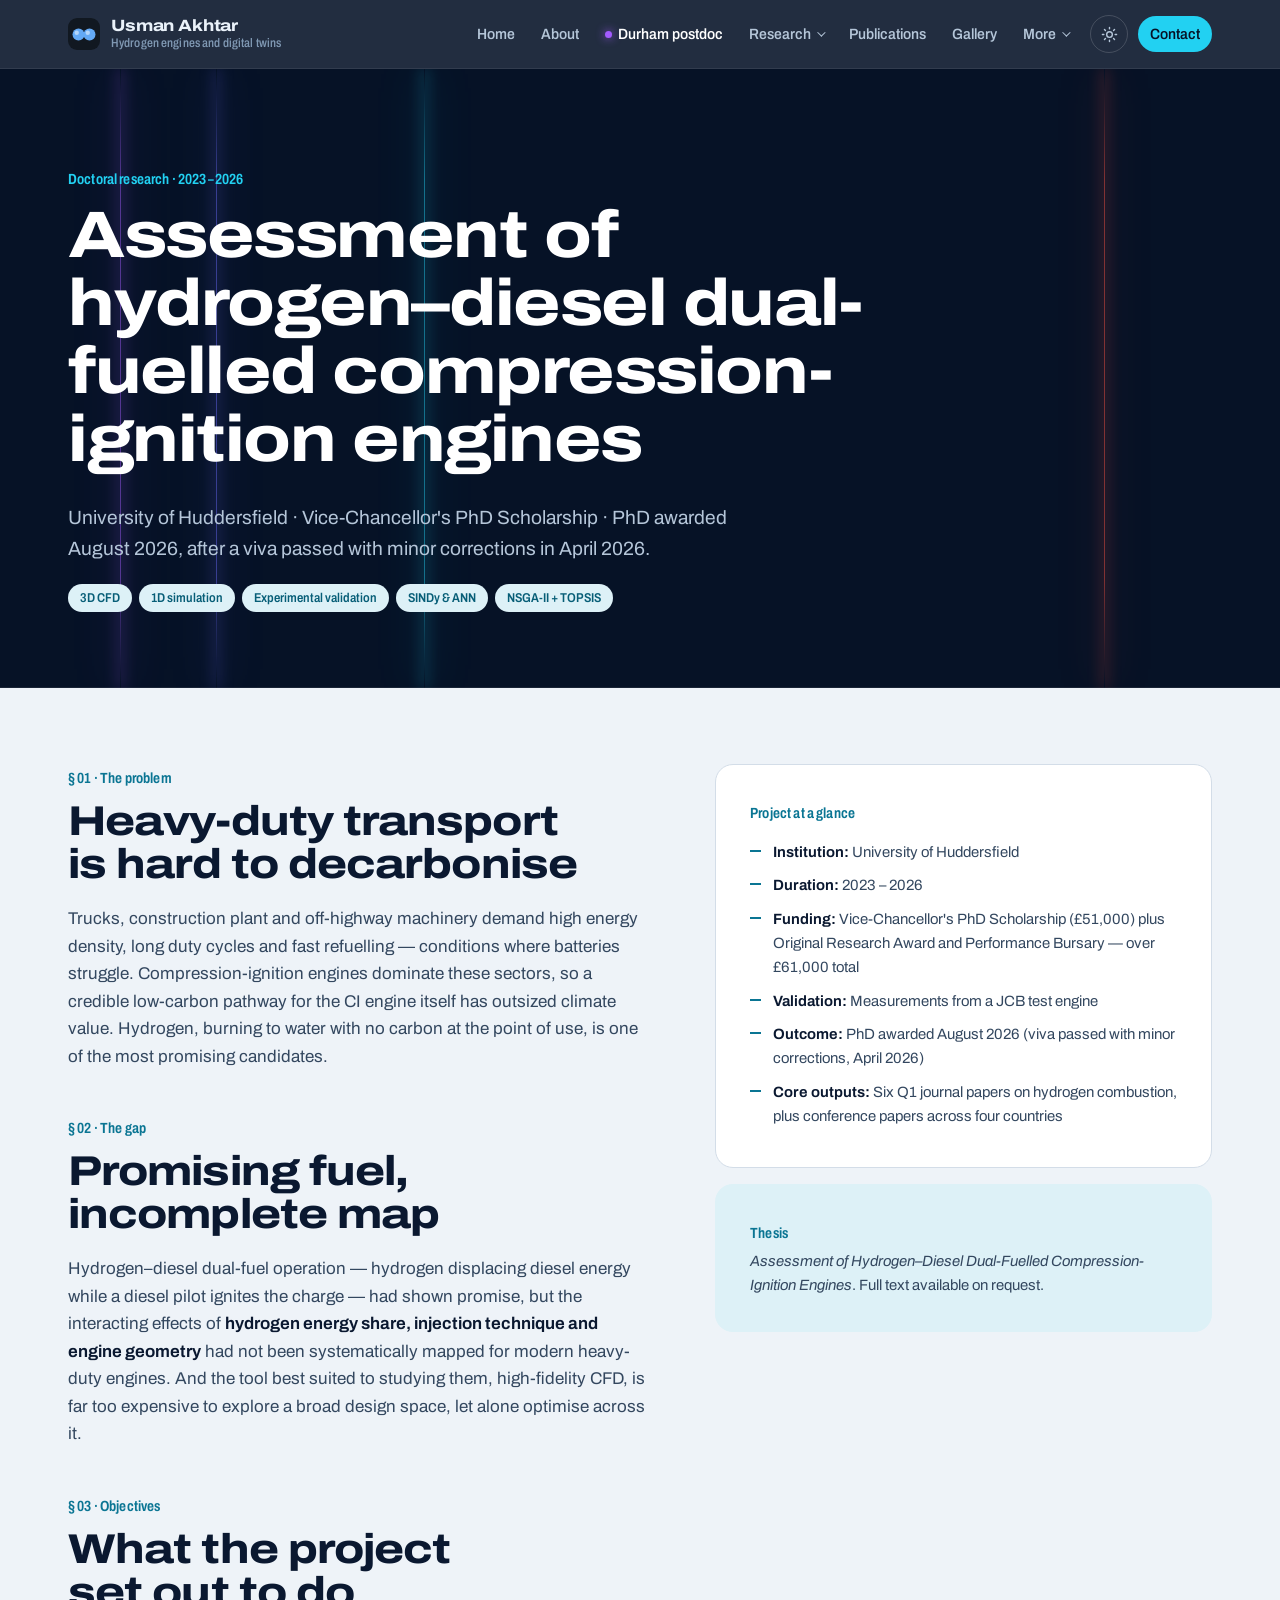
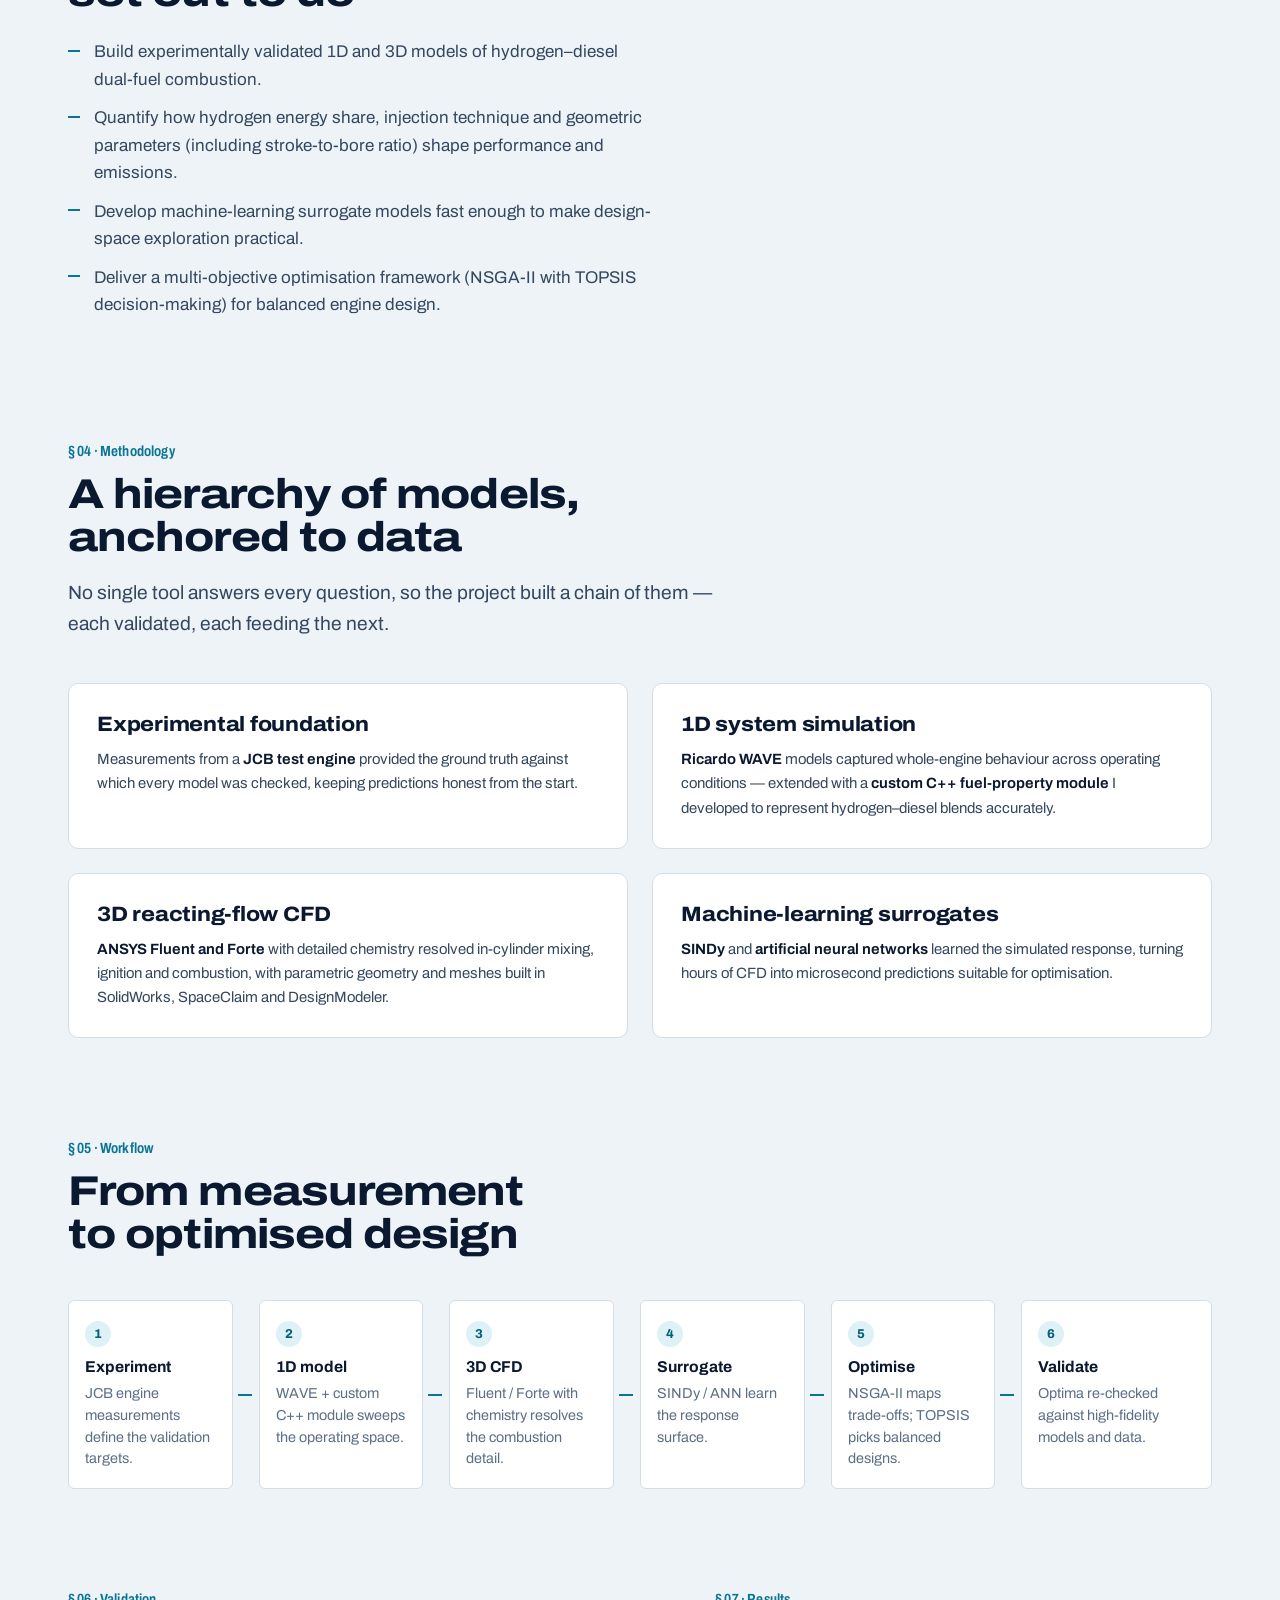
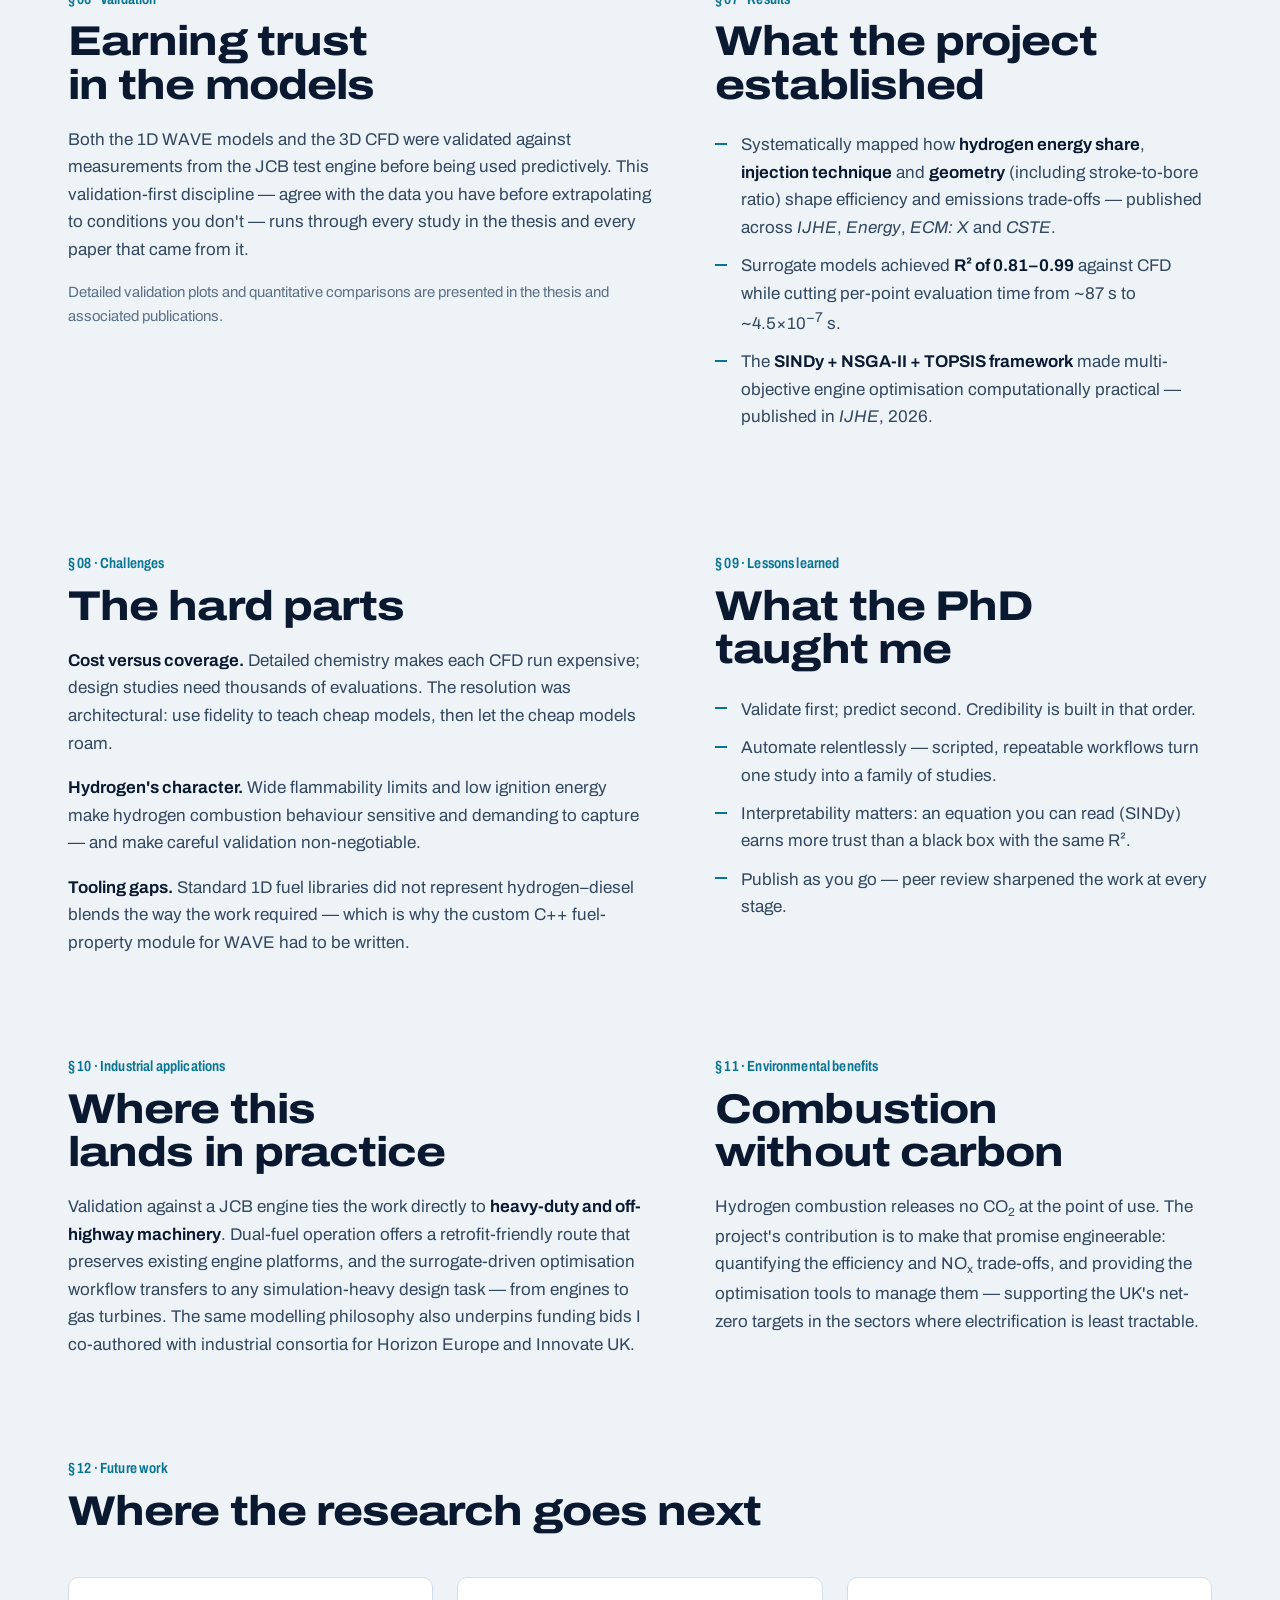
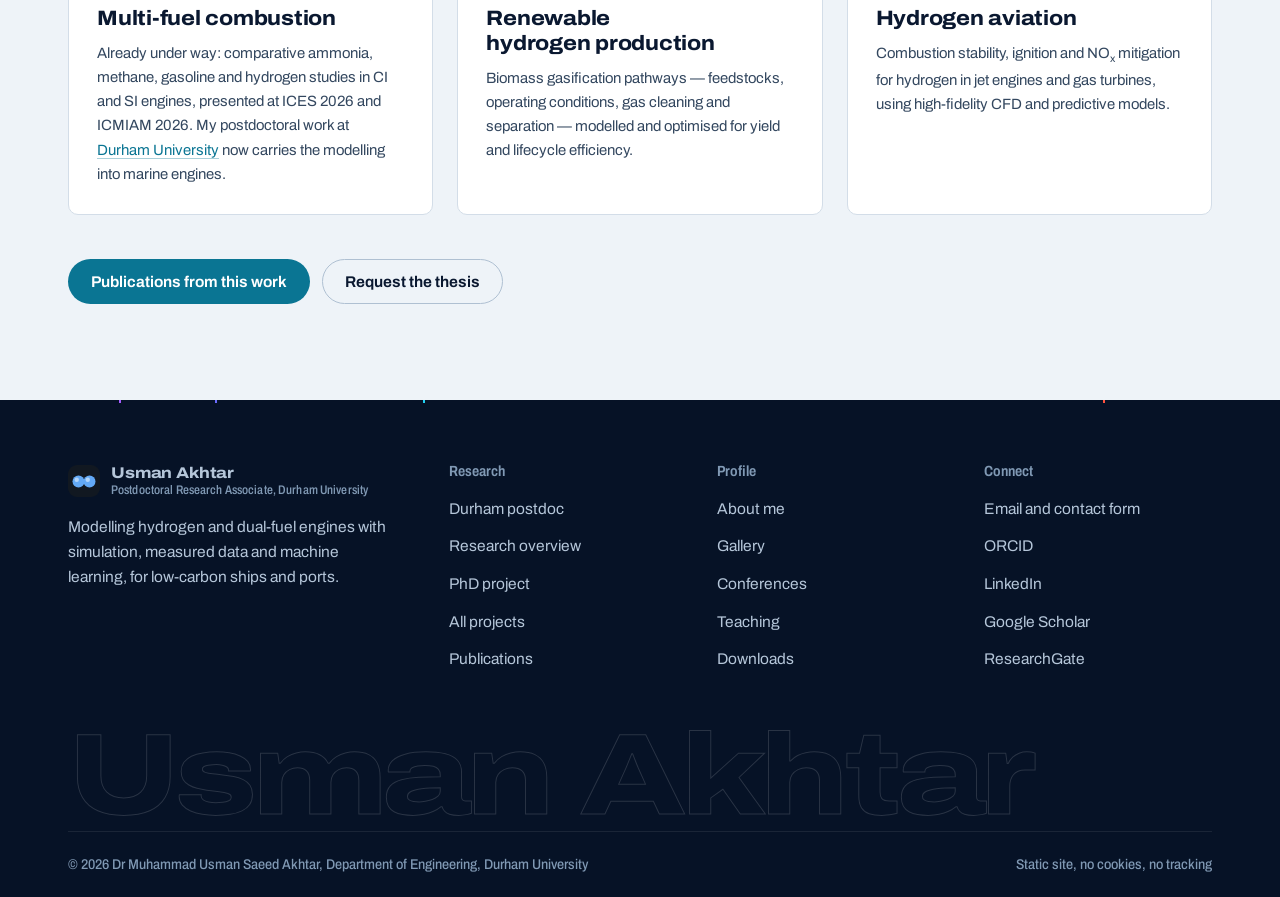
<file: phd-project.html>
<!DOCTYPE html>
<html lang="en-GB" data-theme="light">
<head>
<meta charset="UTF-8">
<meta name="viewport" content="width=device-width, initial-scale=1.0">
<title>PhD Project: Hydrogen-Diesel Dual-Fuel Engines | M. U. S. Akhtar</title>
<meta name="description" content="A detailed account of the doctoral project of Dr Muhammad Usman Saeed Akhtar — problem, methodology, validation against a JCB test engine, machine-learning surrogates, results and future work.">
<meta name="author" content="Dr Muhammad Usman Saeed Akhtar">
<link rel="canonical" href="https://your-domain.example/phd-project.html">
<meta property="og:type" content="website">
<meta property="og:title" content="PhD Project: Hydrogen-Diesel Dual-Fuel Engines | M. U. S. Akhtar">
<meta property="og:description" content="A detailed account of the doctoral project of Dr Muhammad Usman Saeed Akhtar — problem, methodology, validation against a JCB test engine, machine-learning surrogates, results and future work.">
<meta property="og:url" content="https://your-domain.example/phd-project.html">
<meta property="og:image" content="https://your-domain.example/assets/images/og-cover.jpg">
<meta property="og:image:width" content="1200">
<meta property="og:image:height" content="630">
<meta name="twitter:card" content="summary_large_image">
<meta name="twitter:title" content="PhD Project: Hydrogen-Diesel Dual-Fuel Engines | M. U. S. Akhtar">
<meta name="twitter:description" content="A detailed account of the doctoral project of Dr Muhammad Usman Saeed Akhtar — problem, methodology, validation against a JCB test engine, machine-learning surrogates, results and future work.">
<meta name="twitter:image" content="https://your-domain.example/assets/images/og-cover.jpg">
<meta name="theme-color" content="#061226">
<link rel="icon" href="assets/images/favicon.svg" type="image/svg+xml">
<link rel="icon" href="assets/images/favicon-32.png" sizes="32x32" type="image/png">
<link rel="apple-touch-icon" href="assets/images/apple-touch-icon.png">
<link rel="manifest" href="site.webmanifest">
<script>(function(){var d=document.documentElement,t="light";try{t=localStorage.getItem("theme")||(matchMedia("(prefers-color-scheme: dark)").matches?"dark":"light")}catch(e){}d.setAttribute("data-theme",t);if(!matchMedia("(prefers-reduced-motion: reduce)").matches)d.classList.add("ignite")})();</script>
<link rel="stylesheet" href="css/fonts.css">
<link rel="stylesheet" href="css/styles.css">
</head>
<body>
<a class="skip-link" href="#main">Skip to content</a>
<header class="site-header">
  <div class="wrap nav">
    <a class="brand" href="index.html">
      <img src="assets/images/favicon.svg" alt="" width="32" height="32">
      <span>Usman Akhtar<small>Hydrogen engines and digital twins</small></span>
    </a>
    <button class="nav-burger" aria-label="Open menu" aria-expanded="false"><span></span><span></span><span></span></button>
    <ul class="nav-links">
      <li><a href="index.html">Home</a></li>
      <li><a href="about.html">About</a></li>
      <li><a class="nav-durham" href="durham.html">Durham postdoc</a></li>
      <li class="has-sub">
        <button class="sub-toggle" aria-expanded="false" aria-haspopup="true">Research</button>
        <ul class="sub">
          <li><a href="research.html">Research overview</a></li>
          <li><a href="phd-project.html" aria-current="page">PhD project</a></li>
          <li><a href="projects.html">All projects</a></li>
        </ul>
      </li>
      <li><a href="publications.html">Publications</a></li>
      <li><a href="gallery.html">Gallery</a></li>
      <li class="has-sub">
        <button class="sub-toggle" aria-expanded="false" aria-haspopup="true">More</button>
        <ul class="sub">
          <li><a href="conferences.html">Conferences</a></li>
          <li><a href="teaching.html">Teaching</a></li>
          <li><a href="expertise.html">Expertise and software</a></li>
          <li><a href="achievements.html">Awards and development</a></li>
          <li><a href="downloads.html">Downloads</a></li>
        </ul>
      </li>
      <li class="nav-actions">
        <button class="theme-toggle" aria-label="Switch to dark mode">
          <svg class="sun" width="17" height="17" viewBox="0 0 24 24" fill="none" stroke="currentColor" stroke-width="2" stroke-linecap="round" aria-hidden="true"><circle cx="12" cy="12" r="4"/><path d="M12 2v2m0 16v2M4.9 4.9l1.4 1.4m11.4 11.4 1.4 1.4M2 12h2m16 0h2M4.9 19.1l1.4-1.4M17.7 6.3l1.4-1.4"/></svg>
          <svg class="moon" width="16" height="16" viewBox="0 0 24 24" fill="none" stroke="currentColor" stroke-width="2" stroke-linecap="round" stroke-linejoin="round" aria-hidden="true"><path d="M21 12.8A9 9 0 1 1 11.2 3a7 7 0 0 0 9.8 9.8Z"/></svg>
        </button>
        <a class="btn btn-primary btn-sm nav-contact" href="contact.html">Contact</a>
      </li>
    </ul>
  </div>
</header>
<main id="main">
<section class="page-hero">
  <div class="spectra" aria-hidden="true"><i></i><i></i><i></i><i></i></div>
  <div class="wrap">
    <p class="eyebrow">Doctoral research &middot; 2023&ndash;2026</p>
    <h1>Assessment of hydrogen&ndash;diesel dual-fuelled compression-ignition engines</h1>
    <p class="lead">University of Huddersfield &middot; Vice-Chancellor's PhD Scholarship &middot; PhD awarded August 2026, after a viva passed with minor corrections in April 2026.</p>
    <div class="tag-row"><span class="badge badge-accent">3D CFD</span><span class="badge badge-accent">1D simulation</span><span class="badge badge-accent">Experimental validation</span><span class="badge badge-accent">SINDy &amp; ANN</span><span class="badge badge-accent">NSGA-II + TOPSIS</span></div>
  </div>
</section>

<section class="section">
  <div class="wrap split">
    <div>
      <div class="reveal">
        <p class="eyebrow">&sect; 01 &middot; The problem</p>
        <h2>Heavy-duty transport is hard to decarbonise</h2>
        <p>Trucks, construction plant and off-highway machinery demand high energy density, long duty cycles and fast refuelling &mdash; conditions where batteries struggle. Compression-ignition engines dominate these sectors, so a credible low-carbon pathway for the CI engine itself has outsized climate value. Hydrogen, burning to water with no carbon at the point of use, is one of the most promising candidates.</p>
      </div>
      <div class="reveal mt-4">
        <p class="eyebrow">&sect; 02 &middot; The gap</p>
        <h2>Promising fuel, incomplete map</h2>
        <p>Hydrogen&ndash;diesel dual-fuel operation &mdash; hydrogen displacing diesel energy while a diesel pilot ignites the charge &mdash; had shown promise, but the interacting effects of <strong>hydrogen energy share, injection technique and engine geometry</strong> had not been systematically mapped for modern heavy-duty engines. And the tool best suited to studying them, high-fidelity CFD, is far too expensive to explore a broad design space, let alone optimise across it.</p>
      </div>
      <div class="reveal mt-4">
        <p class="eyebrow">&sect; 03 &middot; Objectives</p>
        <h2>What the project set out to do</h2>
        <ul class="tick">
          <li>Build experimentally validated 1D and 3D models of hydrogen&ndash;diesel dual-fuel combustion.</li>
          <li>Quantify how hydrogen energy share, injection technique and geometric parameters (including stroke-to-bore ratio) shape performance and emissions.</li>
          <li>Develop machine-learning surrogate models fast enough to make design-space exploration practical.</li>
          <li>Deliver a multi-objective optimisation framework (NSGA-II with TOPSIS decision-making) for balanced engine design.</li>
        </ul>
      </div>
    </div>
    <div class="reveal">
      <div class="panel">
        <p class="eyebrow" style="margin-bottom:12px">Project at a glance</p>
        <ul class="tick small" style="margin:0">
          <li><strong>Institution:</strong> University of Huddersfield</li>
          <li><strong>Duration:</strong> 2023 &ndash; 2026</li>
          <li><strong>Funding:</strong> Vice-Chancellor's PhD Scholarship (&pound;51,000) plus Original Research Award and Performance Bursary &mdash; over &pound;61,000 total</li>
          <li><strong>Validation:</strong> Measurements from a JCB test engine</li>
          <li><strong>Outcome:</strong> PhD awarded August 2026 (viva passed with minor corrections, April 2026)</li>
          <li><strong>Core outputs:</strong> Six Q1 journal papers on hydrogen combustion, plus conference papers across four countries</li>
        </ul>
      </div>
      <div class="panel panel-accent mt-2">
        <p class="eyebrow" style="margin-bottom:6px">Thesis</p>
        <p class="small"><em>Assessment of Hydrogen&ndash;Diesel Dual-Fuelled Compression-Ignition Engines</em>. Full text available on request.</p>
      </div>
    </div>
  </div>
</section>

<section class="section">
  <div class="wrap">
    <div class="section-head reveal">
      <p class="eyebrow">&sect; 04 &middot; Methodology</p>
      <h2>A hierarchy of models, anchored to data</h2>
      <p class="lead">No single tool answers every question, so the project built a chain of them &mdash; each validated, each feeding the next.</p>
    </div>
    <div class="grid cols-2">
      <div class="card reveal">
        <h3>Experimental foundation</h3>
        <p class="small">Measurements from a <strong>JCB test engine</strong> provided the ground truth against which every model was checked, keeping predictions honest from the start.</p>
      </div>
      <div class="card reveal">
        <h3>1D system simulation</h3>
        <p class="small"><strong>Ricardo WAVE</strong> models captured whole-engine behaviour across operating conditions &mdash; extended with a <strong>custom C++ fuel-property module</strong> I developed to represent hydrogen&ndash;diesel blends accurately.</p>
      </div>
      <div class="card reveal">
        <h3>3D reacting-flow CFD</h3>
        <p class="small"><strong>ANSYS Fluent and Forte</strong> with detailed chemistry resolved in-cylinder mixing, ignition and combustion, with parametric geometry and meshes built in SolidWorks, SpaceClaim and DesignModeler.</p>
      </div>
      <div class="card reveal">
        <h3>Machine-learning surrogates</h3>
        <p class="small"><strong>SINDy</strong> and <strong>artificial neural networks</strong> learned the simulated response, turning hours of CFD into microsecond predictions suitable for optimisation.</p>
      </div>
    </div>
  </div>
</section>

<section class="section">
  <div class="wrap">
    <div class="section-head reveal">
      <p class="eyebrow">&sect; 05 &middot; Workflow</p>
      <h2>From measurement to optimised design</h2>
    </div>
    <div class="flow reveal">
      <div class="flow-step"><b>Experiment</b><span>JCB engine measurements define the validation targets.</span></div>
      <div class="flow-step"><b>1D model</b><span>WAVE + custom C++ module sweeps the operating space.</span></div>
      <div class="flow-step"><b>3D CFD</b><span>Fluent / Forte with chemistry resolves the combustion detail.</span></div>
      <div class="flow-step"><b>Surrogate</b><span>SINDy / ANN learn the response surface.</span></div>
      <div class="flow-step"><b>Optimise</b><span>NSGA-II maps trade-offs; TOPSIS picks balanced designs.</span></div>
      <div class="flow-step"><b>Validate</b><span>Optima re-checked against high-fidelity models and data.</span></div>
    </div>
  </div>
</section>

<section class="section">
  <div class="wrap split">
    <div class="reveal">
      <p class="eyebrow">&sect; 06 &middot; Validation</p>
      <h2>Earning trust in the models</h2>
      <p>Both the 1D WAVE models and the 3D CFD were validated against measurements from the JCB test engine before being used predictively. This validation-first discipline &mdash; agree with the data you have before extrapolating to conditions you don't &mdash; runs through every study in the thesis and every paper that came from it.</p>
      <p class="small muted">Detailed validation plots and quantitative comparisons are presented in the thesis and associated publications.</p>
    </div>
    <div class="reveal">
      <p class="eyebrow">&sect; 07 &middot; Results</p>
      <h2>What the project established</h2>
      <ul class="tick">
        <li>Systematically mapped how <strong>hydrogen energy share</strong>, <strong>injection technique</strong> and <strong>geometry</strong> (including stroke-to-bore ratio) shape efficiency and emissions trade-offs &mdash; published across <em>IJHE</em>, <em>Energy</em>, <em>ECM:&nbsp;X</em> and <em>CSTE</em>.</li>
        <li>Surrogate models achieved <strong>R&sup2; of 0.81&ndash;0.99</strong> against CFD while cutting per-point evaluation time from ~87&nbsp;s to ~4.5&times;10<sup>&minus;7</sup>&nbsp;s.</li>
        <li>The <strong>SINDy + NSGA-II + TOPSIS framework</strong> made multi-objective engine optimisation computationally practical &mdash; published in <em>IJHE</em>, 2026.</li>
      </ul>
    </div>
  </div>
</section>

<section class="section">
  <div class="wrap split">
    <div class="reveal">
      <p class="eyebrow">&sect; 08 &middot; Challenges</p>
      <h2>The hard parts</h2>
      <p><strong>Cost versus coverage.</strong> Detailed chemistry makes each CFD run expensive; design studies need thousands of evaluations. The resolution was architectural: use fidelity to teach cheap models, then let the cheap models roam.</p>
      <p><strong>Hydrogen's character.</strong> Wide flammability limits and low ignition energy make hydrogen combustion behaviour sensitive and demanding to capture &mdash; and make careful validation non-negotiable.</p>
      <p><strong>Tooling gaps.</strong> Standard 1D fuel libraries did not represent hydrogen&ndash;diesel blends the way the work required &mdash; which is why the custom C++ fuel-property module for WAVE had to be written.</p>
    </div>
    <div class="reveal">
      <p class="eyebrow">&sect; 09 &middot; Lessons learned</p>
      <h2>What the PhD taught me</h2>
      <ul class="tick">
        <li>Validate first; predict second. Credibility is built in that order.</li>
        <li>Automate relentlessly &mdash; scripted, repeatable workflows turn one study into a family of studies.</li>
        <li>Interpretability matters: an equation you can read (SINDy) earns more trust than a black box with the same R&sup2;.</li>
        <li>Publish as you go &mdash; peer review sharpened the work at every stage.</li>
      </ul>
    </div>
  </div>
</section>

<section class="section">
  <div class="wrap split">
    <div class="reveal">
      <p class="eyebrow">&sect; 10 &middot; Industrial applications</p>
      <h2>Where this lands in practice</h2>
      <p>Validation against a JCB engine ties the work directly to <strong>heavy-duty and off-highway machinery</strong>. Dual-fuel operation offers a retrofit-friendly route that preserves existing engine platforms, and the surrogate-driven optimisation workflow transfers to any simulation-heavy design task &mdash; from engines to gas turbines. The same modelling philosophy also underpins funding bids I co-authored with industrial consortia for Horizon Europe and Innovate UK.</p>
    </div>
    <div class="reveal">
      <p class="eyebrow">&sect; 11 &middot; Environmental benefits</p>
      <h2>Combustion without carbon</h2>
      <p>Hydrogen combustion releases no CO<sub>2</sub> at the point of use. The project's contribution is to make that promise engineerable: quantifying the efficiency and NO<sub>x</sub> trade-offs, and providing the optimisation tools to manage them &mdash; supporting the UK's net-zero targets in the sectors where electrification is least tractable.</p>
    </div>
  </div>
</section>

<section class="section">
  <div class="wrap">
    <div class="section-head reveal">
      <p class="eyebrow">&sect; 12 &middot; Future work</p>
      <h2>Where the research goes next</h2>
    </div>
    <div class="grid cols-3">
      <div class="card reveal">
        <h3>Multi-fuel combustion</h3>
        <p class="small">Already under way: comparative ammonia, methane, gasoline and hydrogen studies in CI and SI engines, presented at ICES 2026 and ICMIAM 2026. My postdoctoral work at <a href="durham.html">Durham University</a> now carries the modelling into marine engines.</p>
      </div>
      <div class="card reveal">
        <h3>Renewable hydrogen production</h3>
        <p class="small">Biomass gasification pathways &mdash; feedstocks, operating conditions, gas cleaning and separation &mdash; modelled and optimised for yield and lifecycle efficiency.</p>
      </div>
      <div class="card reveal">
        <h3>Hydrogen aviation</h3>
        <p class="small">Combustion stability, ignition and NO<sub>x</sub> mitigation for hydrogen in jet engines and gas turbines, using high-fidelity CFD and predictive models.</p>
      </div>
    </div>
    <div class="mt-4 reveal" style="display:flex;gap:12px;flex-wrap:wrap">
      <a class="btn btn-primary" href="publications.html">Publications from this work</a>
      <a class="btn btn-ghost" href="contact.html">Request the thesis</a>
    </div>
  </div>
</section>
</main>
<footer class="site-footer">
  <div class="wrap">
    <div class="footer-grid">
      <div class="footer-brand">
        <a class="brand" href="index.html">
          <img src="assets/images/favicon.svg" alt="" width="32" height="32">
          <span>Usman Akhtar<small>Postdoctoral Research Associate, Durham University</small></span>
        </a>
        <p>Modelling hydrogen and dual-fuel engines with simulation, measured data and machine learning, for low-carbon ships and ports.</p>
      </div>
      <div>
        <h4>Research</h4>
        <ul>
          <li><a href="durham.html">Durham postdoc</a></li>
          <li><a href="research.html">Research overview</a></li>
          <li><a href="phd-project.html">PhD project</a></li>
          <li><a href="projects.html">All projects</a></li>
          <li><a href="publications.html">Publications</a></li>
        </ul>
      </div>
      <div>
        <h4>Profile</h4>
        <ul>
          <li><a href="about.html">About me</a></li>
          <li><a href="gallery.html">Gallery</a></li>
          <li><a href="conferences.html">Conferences</a></li>
          <li><a href="teaching.html">Teaching</a></li>
          <li><a href="downloads.html">Downloads</a></li>
        </ul>
      </div>
      <div>
        <h4>Connect</h4>
        <ul>
          <li><a href="contact.html">Email and contact form</a></li>
          <li><a href="https://orcid.org/0009-0002-7850-0737" rel="me noopener" target="_blank">ORCID</a></li>
          <li><a href="https://www.linkedin.com/in/dr-muhammad-usman-saeed-akhtar-phd-051b201b5/" rel="me noopener" target="_blank">LinkedIn</a></li>
          <li><a href="https://scholar.google.com/citations?user=2fQxxucAAAAJ&amp;hl=en" rel="noopener" target="_blank">Google Scholar</a></li>
          <li><a href="https://www.researchgate.net/profile/Muhammad-Akhtar-149" rel="noopener" target="_blank">ResearchGate</a></li>
        </ul>
      </div>
    </div>
    <div class="footer-sign" aria-hidden="true">Usman Akhtar</div>
    <div class="footer-bottom">
      <span>&copy; <span id="year">2026</span> Dr Muhammad Usman Saeed Akhtar, Department of Engineering, Durham University</span>
      <span>Static site, no cookies, no tracking</span>
    </div>
  </div>
</footer>
<button class="back-to-top" aria-label="Back to top">
  <svg width="16" height="16" viewBox="0 0 24 24" fill="none" stroke="currentColor" stroke-width="2.4" stroke-linecap="round" stroke-linejoin="round" aria-hidden="true"><path d="M12 19V5m-7 7 7-7 7 7"/></svg>
</button>
<script src="js/main.js"></script>
</body>
</html>
</file>
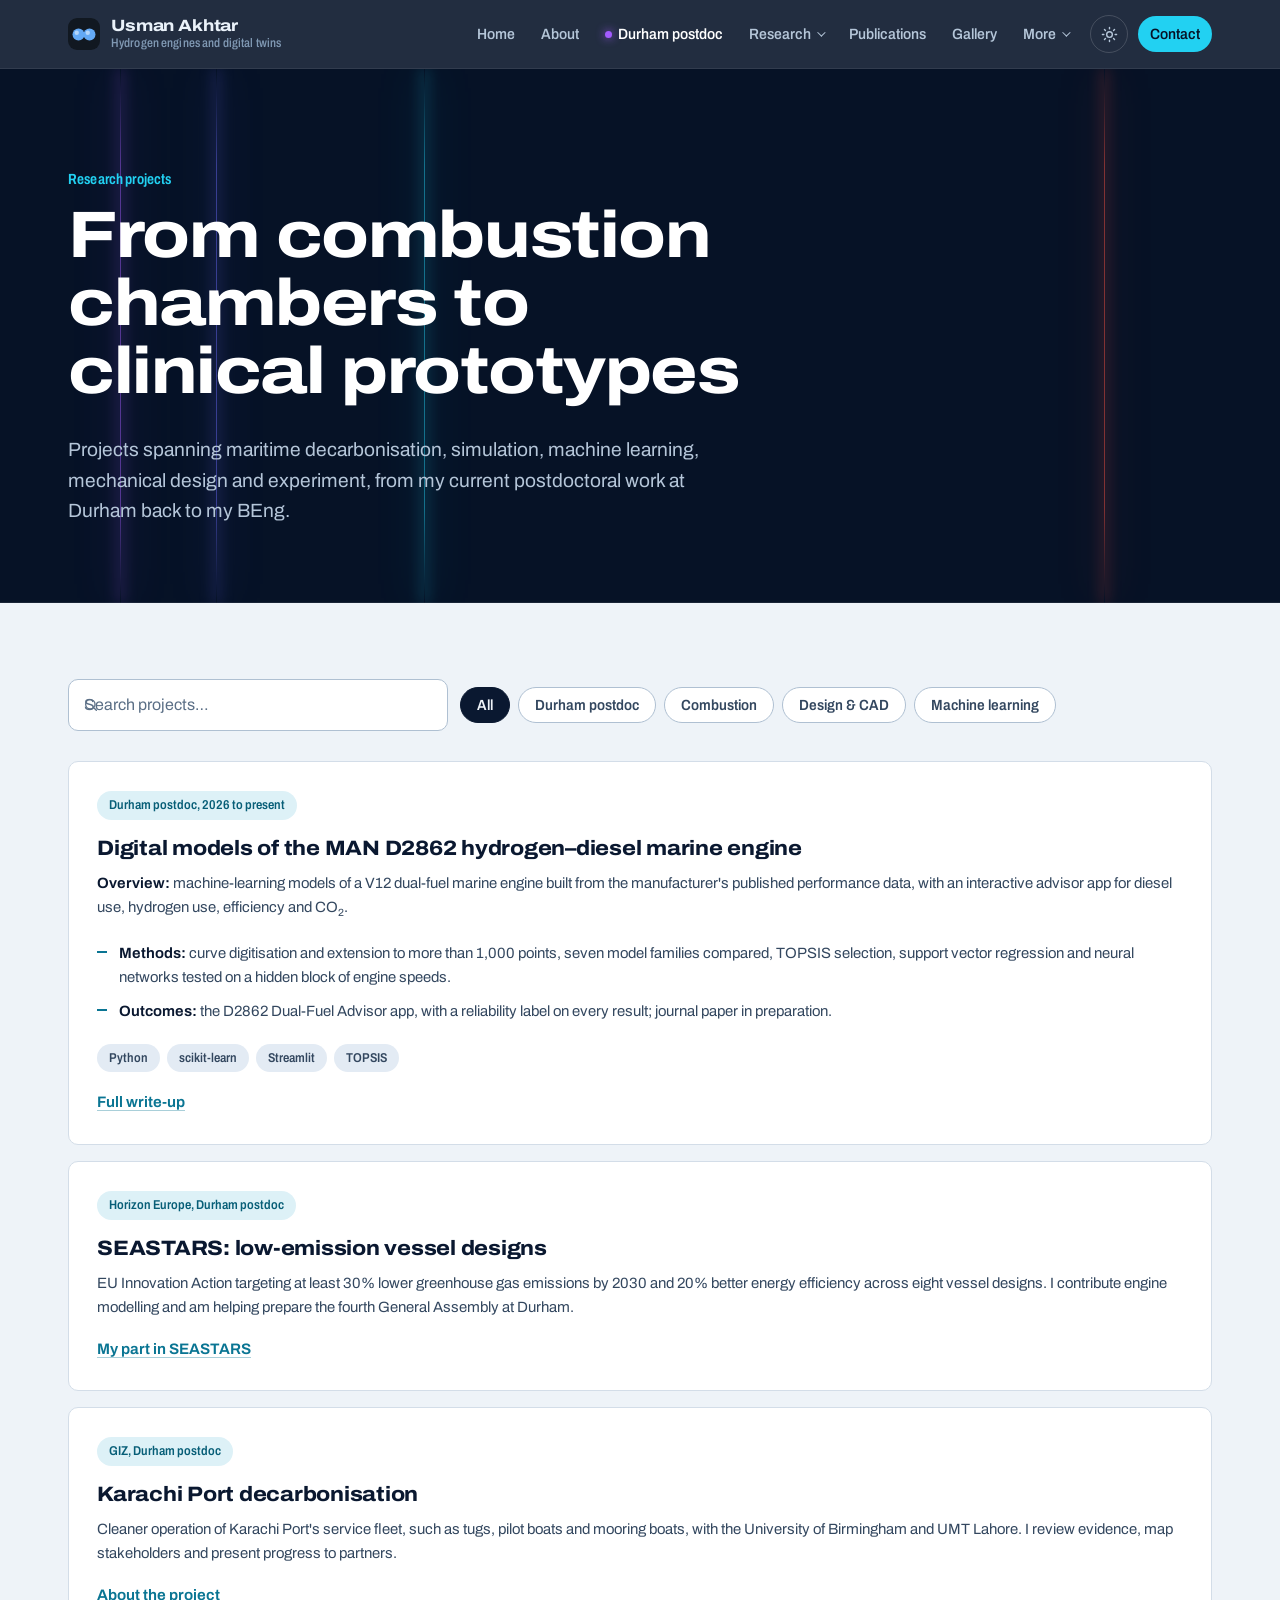
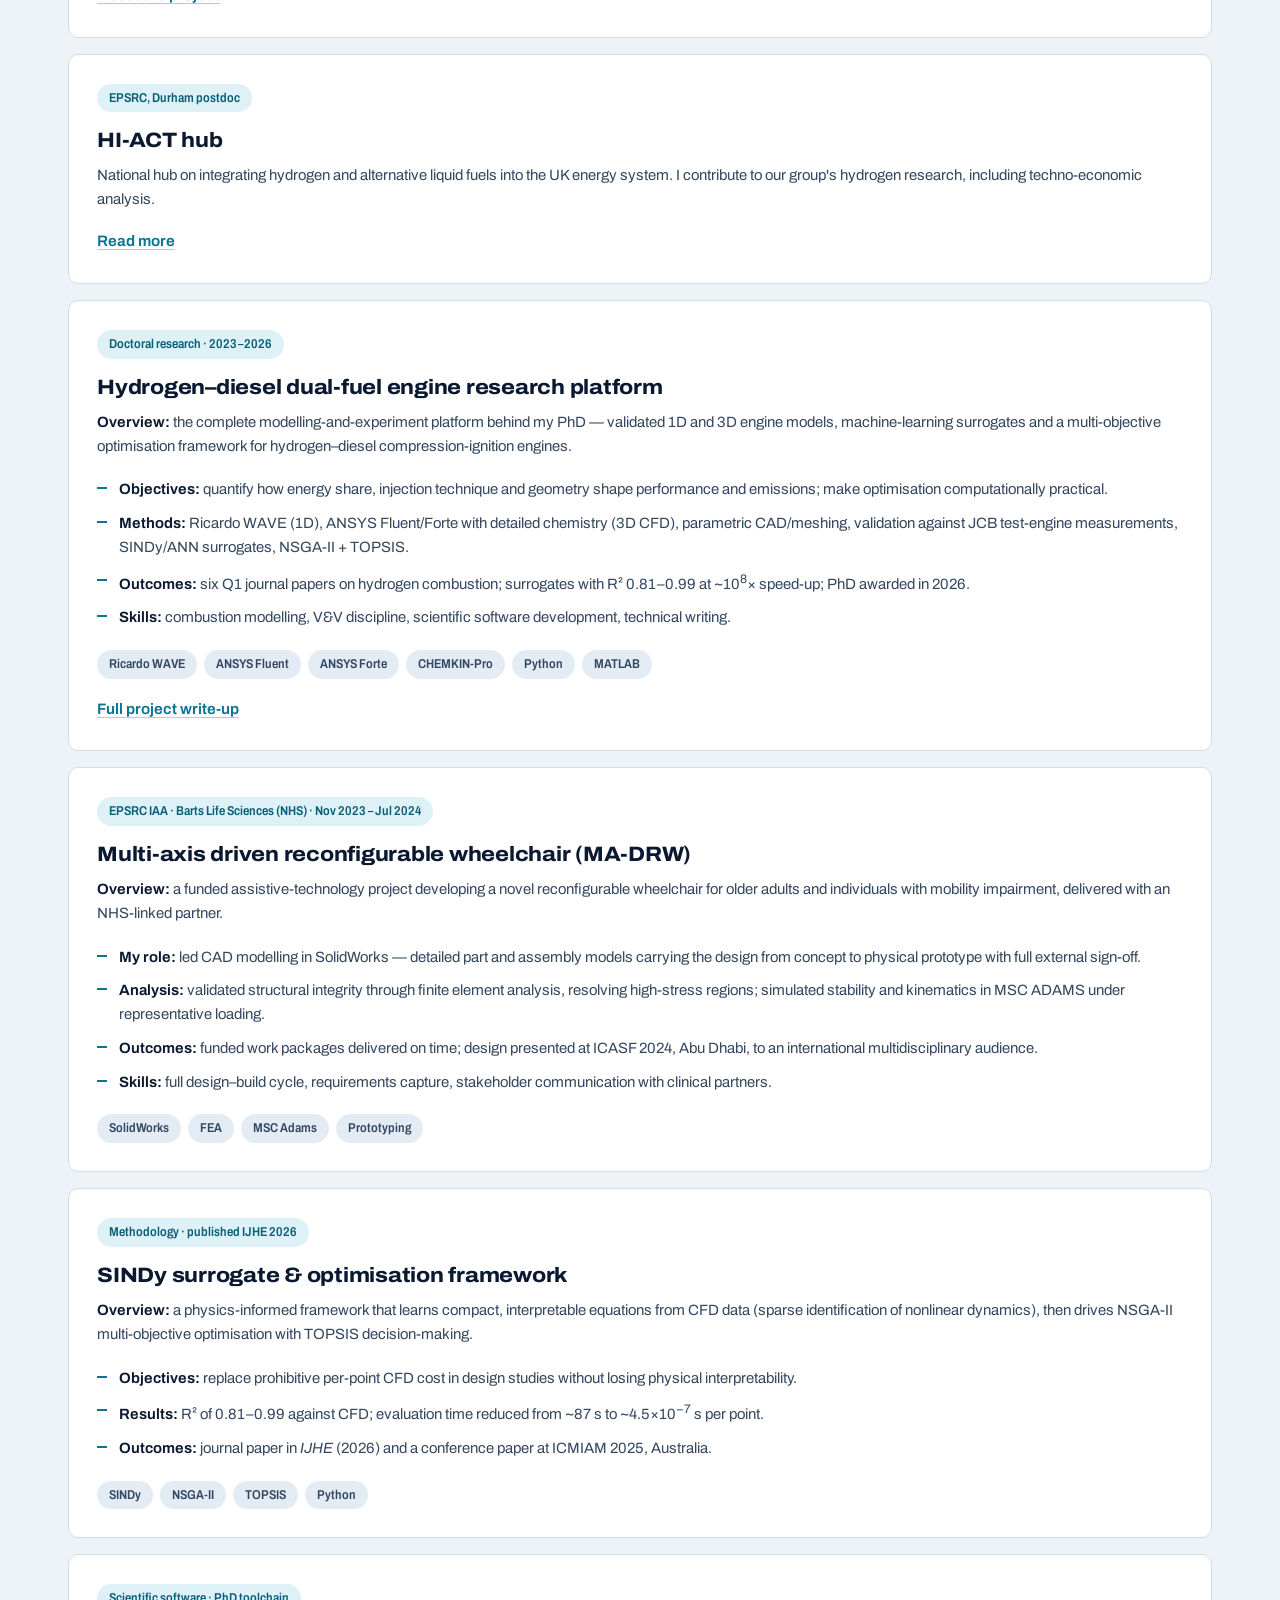
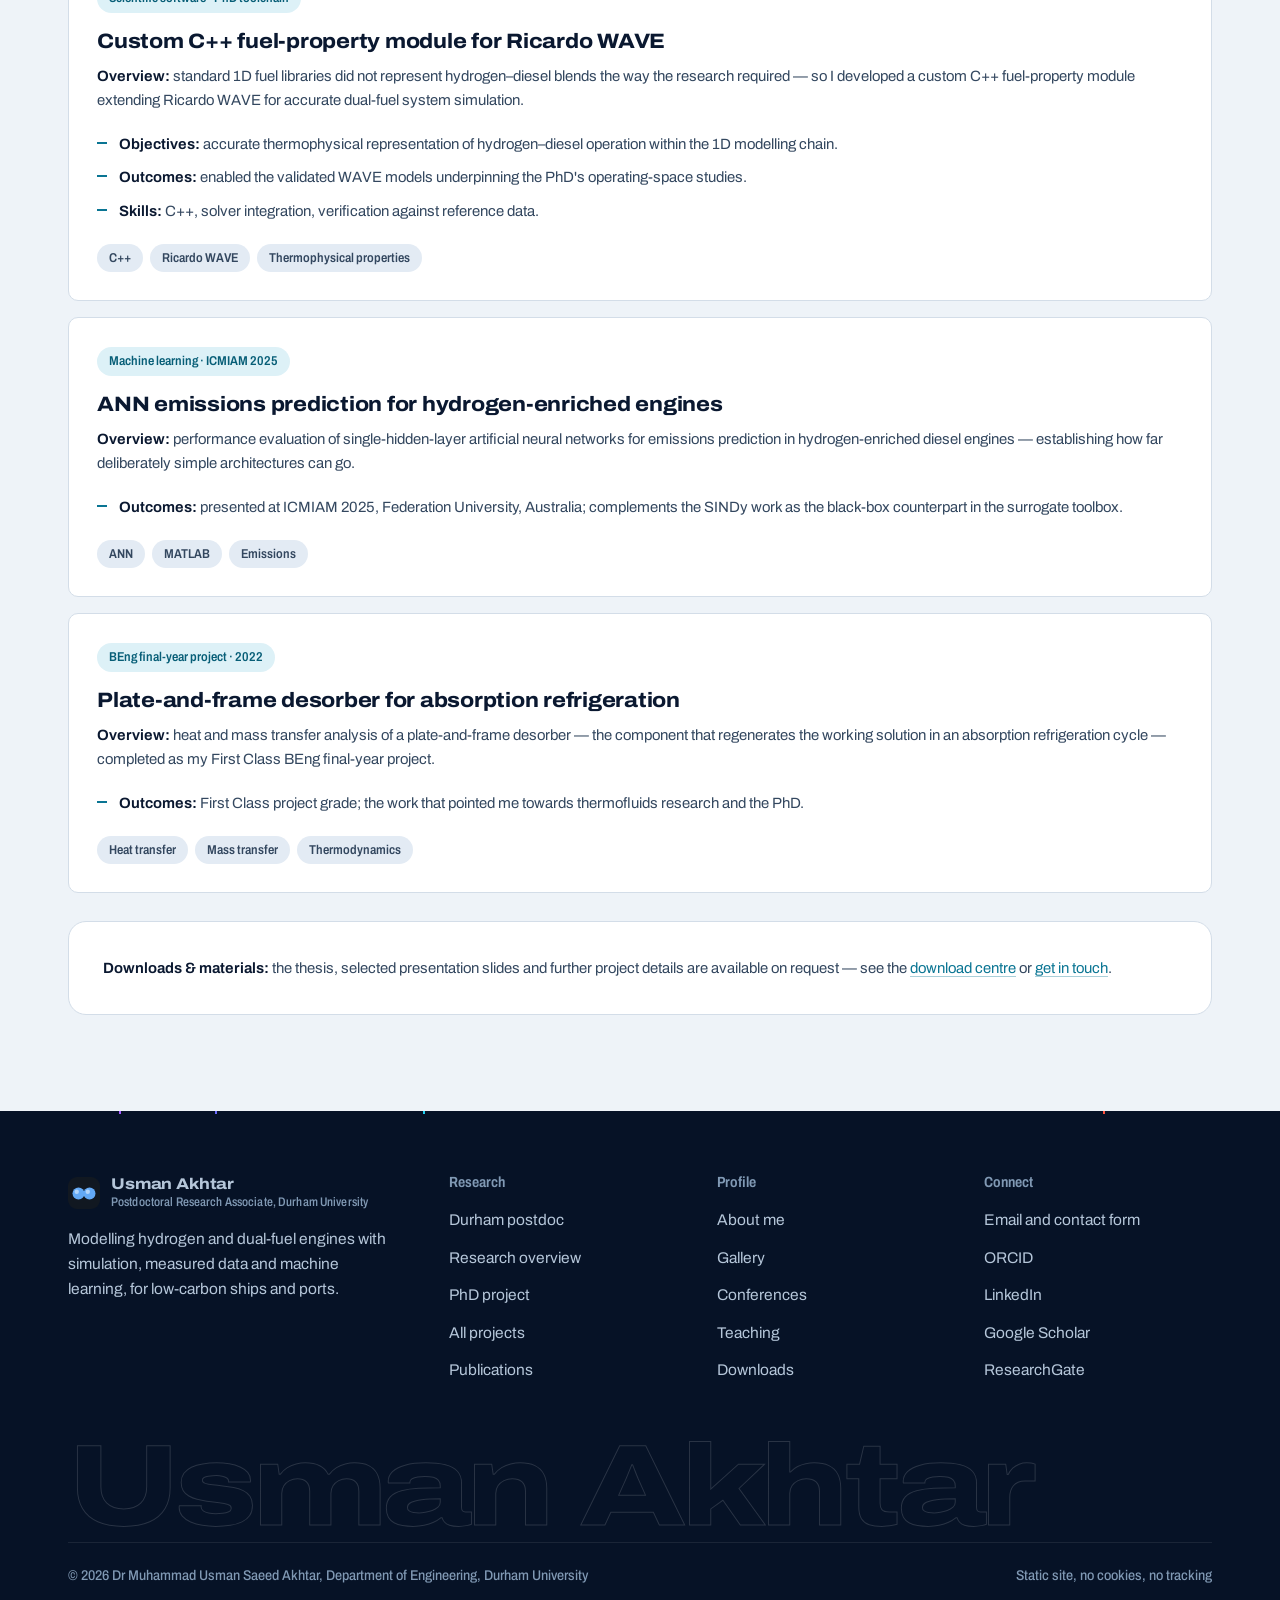
<file: projects.html>
<!DOCTYPE html>
<html lang="en-GB" data-theme="light">
<head>
<meta charset="UTF-8">
<meta name="viewport" content="width=device-width, initial-scale=1.0">
<title>Research Projects | M. U. S. Akhtar</title>
<meta name="description" content="Research and engineering projects of Dr Muhammad Usman Saeed Akhtar: Durham marine engine digital models, SEASTARS, Karachi Port, the hydrogen-diesel engine platform, an NHS reconfigurable wheelchair, SINDy optimisation and more.">
<meta name="author" content="Dr Muhammad Usman Saeed Akhtar">
<link rel="canonical" href="https://your-domain.example/projects.html">
<meta property="og:type" content="website">
<meta property="og:title" content="Research Projects | M. U. S. Akhtar">
<meta property="og:description" content="Research and engineering projects of Dr Muhammad Usman Saeed Akhtar: Durham marine engine digital models, SEASTARS, Karachi Port, the hydrogen-diesel engine platform, an NHS reconfigurable wheelchair, SINDy optimisation and more.">
<meta property="og:url" content="https://your-domain.example/projects.html">
<meta property="og:image" content="https://your-domain.example/assets/images/og-cover.jpg">
<meta property="og:image:width" content="1200">
<meta property="og:image:height" content="630">
<meta name="twitter:card" content="summary_large_image">
<meta name="twitter:title" content="Research Projects | M. U. S. Akhtar">
<meta name="twitter:description" content="Research and engineering projects of Dr Muhammad Usman Saeed Akhtar: Durham marine engine digital models, SEASTARS, Karachi Port, the hydrogen-diesel engine platform, an NHS reconfigurable wheelchair, SINDy optimisation and more.">
<meta name="twitter:image" content="https://your-domain.example/assets/images/og-cover.jpg">
<meta name="theme-color" content="#061226">
<link rel="icon" href="assets/images/favicon.svg" type="image/svg+xml">
<link rel="icon" href="assets/images/favicon-32.png" sizes="32x32" type="image/png">
<link rel="apple-touch-icon" href="assets/images/apple-touch-icon.png">
<link rel="manifest" href="site.webmanifest">
<script>(function(){var d=document.documentElement,t="light";try{t=localStorage.getItem("theme")||(matchMedia("(prefers-color-scheme: dark)").matches?"dark":"light")}catch(e){}d.setAttribute("data-theme",t);if(!matchMedia("(prefers-reduced-motion: reduce)").matches)d.classList.add("ignite")})();</script>
<link rel="stylesheet" href="css/fonts.css">
<link rel="stylesheet" href="css/styles.css">
</head>
<body>
<a class="skip-link" href="#main">Skip to content</a>
<header class="site-header">
  <div class="wrap nav">
    <a class="brand" href="index.html">
      <img src="assets/images/favicon.svg" alt="" width="32" height="32">
      <span>Usman Akhtar<small>Hydrogen engines and digital twins</small></span>
    </a>
    <button class="nav-burger" aria-label="Open menu" aria-expanded="false"><span></span><span></span><span></span></button>
    <ul class="nav-links">
      <li><a href="index.html">Home</a></li>
      <li><a href="about.html">About</a></li>
      <li><a class="nav-durham" href="durham.html">Durham postdoc</a></li>
      <li class="has-sub">
        <button class="sub-toggle" aria-expanded="false" aria-haspopup="true">Research</button>
        <ul class="sub">
          <li><a href="research.html">Research overview</a></li>
          <li><a href="phd-project.html">PhD project</a></li>
          <li><a href="projects.html" aria-current="page">All projects</a></li>
        </ul>
      </li>
      <li><a href="publications.html">Publications</a></li>
      <li><a href="gallery.html">Gallery</a></li>
      <li class="has-sub">
        <button class="sub-toggle" aria-expanded="false" aria-haspopup="true">More</button>
        <ul class="sub">
          <li><a href="conferences.html">Conferences</a></li>
          <li><a href="teaching.html">Teaching</a></li>
          <li><a href="expertise.html">Expertise and software</a></li>
          <li><a href="achievements.html">Awards and development</a></li>
          <li><a href="downloads.html">Downloads</a></li>
        </ul>
      </li>
      <li class="nav-actions">
        <button class="theme-toggle" aria-label="Switch to dark mode">
          <svg class="sun" width="17" height="17" viewBox="0 0 24 24" fill="none" stroke="currentColor" stroke-width="2" stroke-linecap="round" aria-hidden="true"><circle cx="12" cy="12" r="4"/><path d="M12 2v2m0 16v2M4.9 4.9l1.4 1.4m11.4 11.4 1.4 1.4M2 12h2m16 0h2M4.9 19.1l1.4-1.4M17.7 6.3l1.4-1.4"/></svg>
          <svg class="moon" width="16" height="16" viewBox="0 0 24 24" fill="none" stroke="currentColor" stroke-width="2" stroke-linecap="round" stroke-linejoin="round" aria-hidden="true"><path d="M21 12.8A9 9 0 1 1 11.2 3a7 7 0 0 0 9.8 9.8Z"/></svg>
        </button>
        <a class="btn btn-primary btn-sm nav-contact" href="contact.html">Contact</a>
      </li>
    </ul>
  </div>
</header>
<main id="main">
<section class="page-hero">
  <div class="spectra" aria-hidden="true"><i></i><i></i><i></i><i></i></div>
  <div class="wrap">
    <p class="eyebrow">Research projects</p>
    <h1>From combustion chambers to clinical prototypes</h1>
    <p class="lead">Projects spanning maritime decarbonisation, simulation, machine learning, mechanical design and experiment, from my current postdoctoral work at Durham back to my BEng.</p>
  </div>
</section>

<section class="section">
  <div class="wrap">
    <div class="toolbar reveal">
      <div class="search-box">
        <svg viewBox="0 0 24 24" fill="none" stroke="currentColor" stroke-width="2" stroke-linecap="round"><circle cx="11" cy="11" r="7"/><path d="m20 20-3.5-3.5"/></svg>
        <input type="text" data-search placeholder="Search projects&hellip;" aria-label="Search projects">
      </div>
      <div class="chips" role="group" aria-label="Filter projects">
        <button class="chip" data-filter="all" aria-pressed="true">All</button>
        <button class="chip" data-filter="durham" aria-pressed="false">Durham postdoc</button>
        <button class="chip" data-filter="combustion" aria-pressed="false">Combustion</button>
        <button class="chip" data-filter="design" aria-pressed="false">Design &amp; CAD</button>
        <button class="chip" data-filter="ml" aria-pressed="false">Machine learning</button>
      </div>
    </div>

    <div data-filter-list>
      <article class="card mb-2" id="d2862" data-tags="durham ml maritime engine hydrogen digital twin app">
        <span class="badge badge-accent">Durham postdoc, 2026 to present</span>
        <h3 class="mt-2">Digital models of the MAN D2862 hydrogen&ndash;diesel marine engine</h3>
        <p class="small"><strong>Overview:</strong> machine-learning models of a V12 dual-fuel marine engine built from the manufacturer's published performance data, with an interactive advisor app for diesel use, hydrogen use, efficiency and CO<sub>2</sub>.</p>
        <ul class="tick small">
          <li><strong>Methods:</strong> curve digitisation and extension to more than 1,000 points, seven model families compared, TOPSIS selection, support vector regression and neural networks tested on a hidden block of engine speeds.</li>
          <li><strong>Outcomes:</strong> the D2862 Dual-Fuel Advisor app, with a reliability label on every result; journal paper in preparation.</li>
        </ul>
        <div class="tag-row"><span class="badge">Python</span><span class="badge">scikit-learn</span><span class="badge">Streamlit</span><span class="badge">TOPSIS</span></div>
        <p class="mt-2"><a class="more" href="durham.html#d2862">Full write-up</a></p>
      </article>

      <article class="card mb-2" id="seastars" data-tags="durham maritime eu horizon decarbonisation">
        <span class="badge badge-accent">Horizon Europe, Durham postdoc</span>
        <h3 class="mt-2">SEASTARS: low-emission vessel designs</h3>
        <p class="small">EU Innovation Action targeting at least 30% lower greenhouse gas emissions by 2030 and 20% better energy efficiency across eight vessel designs. I contribute engine modelling and am helping prepare the fourth General Assembly at Durham.</p>
        <p class="mt-2"><a class="more" href="durham.html#seastars">My part in SEASTARS</a></p>
      </article>

      <article class="card mb-2" id="karachi" data-tags="durham maritime port giz decarbonisation">
        <span class="badge badge-accent">GIZ, Durham postdoc</span>
        <h3 class="mt-2">Karachi Port decarbonisation</h3>
        <p class="small">Cleaner operation of Karachi Port's service fleet, such as tugs, pilot boats and mooring boats, with the University of Birmingham and UMT Lahore. I review evidence, map stakeholders and present progress to partners.</p>
        <p class="mt-2"><a class="more" href="durham.html#karachi">About the project</a></p>
      </article>

      <article class="card mb-2" id="hi-act" data-tags="durham hydrogen epsrc energy systems">
        <span class="badge badge-accent">EPSRC, Durham postdoc</span>
        <h3 class="mt-2">HI-ACT hub</h3>
        <p class="small">National hub on integrating hydrogen and alternative liquid fuels into the UK energy system. I contribute to our group's hydrogen research, including techno-economic analysis.</p>
        <p class="mt-2"><a class="more" href="durham.html#hi-act">Read more</a></p>
      </article>

      <article class="card reveal mb-2" id="phd" data-tags="combustion ml simulation hydrogen diesel engine phd">
        <span class="badge badge-accent">Doctoral research &middot; 2023&ndash;2026</span>
        <h3 class="mt-2">Hydrogen&ndash;diesel dual-fuel engine research platform</h3>
        <p class="small"><strong>Overview:</strong> the complete modelling-and-experiment platform behind my PhD &mdash; validated 1D and 3D engine models, machine-learning surrogates and a multi-objective optimisation framework for hydrogen&ndash;diesel compression-ignition engines.</p>
        <ul class="tick small">
          <li><strong>Objectives:</strong> quantify how energy share, injection technique and geometry shape performance and emissions; make optimisation computationally practical.</li>
          <li><strong>Methods:</strong> Ricardo WAVE (1D), ANSYS Fluent/Forte with detailed chemistry (3D CFD), parametric CAD/meshing, validation against JCB test-engine measurements, SINDy/ANN surrogates, NSGA-II + TOPSIS.</li>
          <li><strong>Outcomes:</strong> six Q1 journal papers on hydrogen combustion; surrogates with R&sup2; 0.81&ndash;0.99 at ~10<sup>8</sup>&times; speed-up; PhD awarded in 2026.</li>
          <li><strong>Skills:</strong> combustion modelling, V&amp;V discipline, scientific software development, technical writing.</li>
        </ul>
        <div class="tag-row"><span class="badge">Ricardo WAVE</span><span class="badge">ANSYS Fluent</span><span class="badge">ANSYS Forte</span><span class="badge">CHEMKIN-Pro</span><span class="badge">Python</span><span class="badge">MATLAB</span></div>
        <p class="mt-2"><a class="more" href="phd-project.html">Full project write-up</a></p>
      </article>

      <article class="card reveal mb-2" id="wheelchair" data-tags="design cad fea adams nhs assistive wheelchair">
        <span class="badge badge-accent">EPSRC IAA &middot; Barts Life Sciences (NHS) &middot; Nov 2023 &ndash; Jul 2024</span>
        <h3 class="mt-2">Multi-axis driven reconfigurable wheelchair (MA-DRW)</h3>
        <p class="small"><strong>Overview:</strong> a funded assistive-technology project developing a novel reconfigurable wheelchair for older adults and individuals with mobility impairment, delivered with an NHS-linked partner.</p>
        <ul class="tick small">
          <li><strong>My role:</strong> led CAD modelling in SolidWorks &mdash; detailed part and assembly models carrying the design from concept to physical prototype with full external sign-off.</li>
          <li><strong>Analysis:</strong> validated structural integrity through finite element analysis, resolving high-stress regions; simulated stability and kinematics in MSC ADAMS under representative loading.</li>
          <li><strong>Outcomes:</strong> funded work packages delivered on time; design presented at ICASF 2024, Abu Dhabi, to an international multidisciplinary audience.</li>
          <li><strong>Skills:</strong> full design&ndash;build cycle, requirements capture, stakeholder communication with clinical partners.</li>
        </ul>
        <div class="tag-row"><span class="badge">SolidWorks</span><span class="badge">FEA</span><span class="badge">MSC Adams</span><span class="badge">Prototyping</span></div>
      </article>

      <article class="card reveal mb-2" id="sindy" data-tags="ml combustion optimisation sindy surrogate">
        <span class="badge badge-accent">Methodology &middot; published IJHE 2026</span>
        <h3 class="mt-2">SINDy surrogate &amp; optimisation framework</h3>
        <p class="small"><strong>Overview:</strong> a physics-informed framework that learns compact, interpretable equations from CFD data (sparse identification of nonlinear dynamics), then drives NSGA-II multi-objective optimisation with TOPSIS decision-making.</p>
        <ul class="tick small">
          <li><strong>Objectives:</strong> replace prohibitive per-point CFD cost in design studies without losing physical interpretability.</li>
          <li><strong>Results:</strong> R&sup2; of 0.81&ndash;0.99 against CFD; evaluation time reduced from ~87&nbsp;s to ~4.5&times;10<sup>&minus;7</sup>&nbsp;s per point.</li>
          <li><strong>Outcomes:</strong> journal paper in <em>IJHE</em> (2026) and a conference paper at ICMIAM 2025, Australia.</li>
        </ul>
        <div class="tag-row"><span class="badge">SINDy</span><span class="badge">NSGA-II</span><span class="badge">TOPSIS</span><span class="badge">Python</span></div>
      </article>

      <article class="card reveal mb-2" id="wave-module" data-tags="simulation combustion software cpp wave">
        <span class="badge badge-accent">Scientific software &middot; PhD toolchain</span>
        <h3 class="mt-2">Custom C++ fuel-property module for Ricardo WAVE</h3>
        <p class="small"><strong>Overview:</strong> standard 1D fuel libraries did not represent hydrogen&ndash;diesel blends the way the research required &mdash; so I developed a custom C++ fuel-property module extending Ricardo WAVE for accurate dual-fuel system simulation.</p>
        <ul class="tick small">
          <li><strong>Objectives:</strong> accurate thermophysical representation of hydrogen&ndash;diesel operation within the 1D modelling chain.</li>
          <li><strong>Outcomes:</strong> enabled the validated WAVE models underpinning the PhD's operating-space studies.</li>
          <li><strong>Skills:</strong> C++, solver integration, verification against reference data.</li>
        </ul>
        <div class="tag-row"><span class="badge">C++</span><span class="badge">Ricardo WAVE</span><span class="badge">Thermophysical properties</span></div>
      </article>

      <article class="card reveal mb-2" id="ann" data-tags="ml emissions neural network prediction">
        <span class="badge badge-accent">Machine learning &middot; ICMIAM 2025</span>
        <h3 class="mt-2">ANN emissions prediction for hydrogen-enriched engines</h3>
        <p class="small"><strong>Overview:</strong> performance evaluation of single-hidden-layer artificial neural networks for emissions prediction in hydrogen-enriched diesel engines &mdash; establishing how far deliberately simple architectures can go.</p>
        <ul class="tick small">
          <li><strong>Outcomes:</strong> presented at ICMIAM 2025, Federation University, Australia; complements the SINDy work as the black-box counterpart in the surrogate toolbox.</li>
        </ul>
        <div class="tag-row"><span class="badge">ANN</span><span class="badge">MATLAB</span><span class="badge">Emissions</span></div>
      </article>

      <article class="card reveal mb-2" id="desorber" data-tags="design experimental heat transfer refrigeration beng">
        <span class="badge badge-accent">BEng final-year project &middot; 2022</span>
        <h3 class="mt-2">Plate-and-frame desorber for absorption refrigeration</h3>
        <p class="small"><strong>Overview:</strong> heat and mass transfer analysis of a plate-and-frame desorber &mdash; the component that regenerates the working solution in an absorption refrigeration cycle &mdash; completed as my First Class BEng final-year project.</p>
        <ul class="tick small">
          <li><strong>Outcomes:</strong> First Class project grade; the work that pointed me towards thermofluids research and the PhD.</li>
        </ul>
        <div class="tag-row"><span class="badge">Heat transfer</span><span class="badge">Mass transfer</span><span class="badge">Thermodynamics</span></div>
      </article>

      <div class="no-results">No projects match that search.</div>
    </div>

    <div class="panel mt-3 reveal">
      <p class="small" style="margin:0"><strong>Downloads &amp; materials:</strong> the thesis, selected presentation slides and further project details are available on request &mdash; see the <a href="downloads.html">download centre</a> or <a href="contact.html">get in touch</a>.</p>
    </div>
  </div>
</section>
</main>
<footer class="site-footer">
  <div class="wrap">
    <div class="footer-grid">
      <div class="footer-brand">
        <a class="brand" href="index.html">
          <img src="assets/images/favicon.svg" alt="" width="32" height="32">
          <span>Usman Akhtar<small>Postdoctoral Research Associate, Durham University</small></span>
        </a>
        <p>Modelling hydrogen and dual-fuel engines with simulation, measured data and machine learning, for low-carbon ships and ports.</p>
      </div>
      <div>
        <h4>Research</h4>
        <ul>
          <li><a href="durham.html">Durham postdoc</a></li>
          <li><a href="research.html">Research overview</a></li>
          <li><a href="phd-project.html">PhD project</a></li>
          <li><a href="projects.html">All projects</a></li>
          <li><a href="publications.html">Publications</a></li>
        </ul>
      </div>
      <div>
        <h4>Profile</h4>
        <ul>
          <li><a href="about.html">About me</a></li>
          <li><a href="gallery.html">Gallery</a></li>
          <li><a href="conferences.html">Conferences</a></li>
          <li><a href="teaching.html">Teaching</a></li>
          <li><a href="downloads.html">Downloads</a></li>
        </ul>
      </div>
      <div>
        <h4>Connect</h4>
        <ul>
          <li><a href="contact.html">Email and contact form</a></li>
          <li><a href="https://orcid.org/0009-0002-7850-0737" rel="me noopener" target="_blank">ORCID</a></li>
          <li><a href="https://www.linkedin.com/in/dr-muhammad-usman-saeed-akhtar-phd-051b201b5/" rel="me noopener" target="_blank">LinkedIn</a></li>
          <li><a href="https://scholar.google.com/citations?user=2fQxxucAAAAJ&amp;hl=en" rel="noopener" target="_blank">Google Scholar</a></li>
          <li><a href="https://www.researchgate.net/profile/Muhammad-Akhtar-149" rel="noopener" target="_blank">ResearchGate</a></li>
        </ul>
      </div>
    </div>
    <div class="footer-sign" aria-hidden="true">Usman Akhtar</div>
    <div class="footer-bottom">
      <span>&copy; <span id="year">2026</span> Dr Muhammad Usman Saeed Akhtar, Department of Engineering, Durham University</span>
      <span>Static site, no cookies, no tracking</span>
    </div>
  </div>
</footer>
<button class="back-to-top" aria-label="Back to top">
  <svg width="16" height="16" viewBox="0 0 24 24" fill="none" stroke="currentColor" stroke-width="2.4" stroke-linecap="round" stroke-linejoin="round" aria-hidden="true"><path d="M12 19V5m-7 7 7-7 7 7"/></svg>
</button>
<script src="js/main.js"></script>
</body>
</html>
</file>
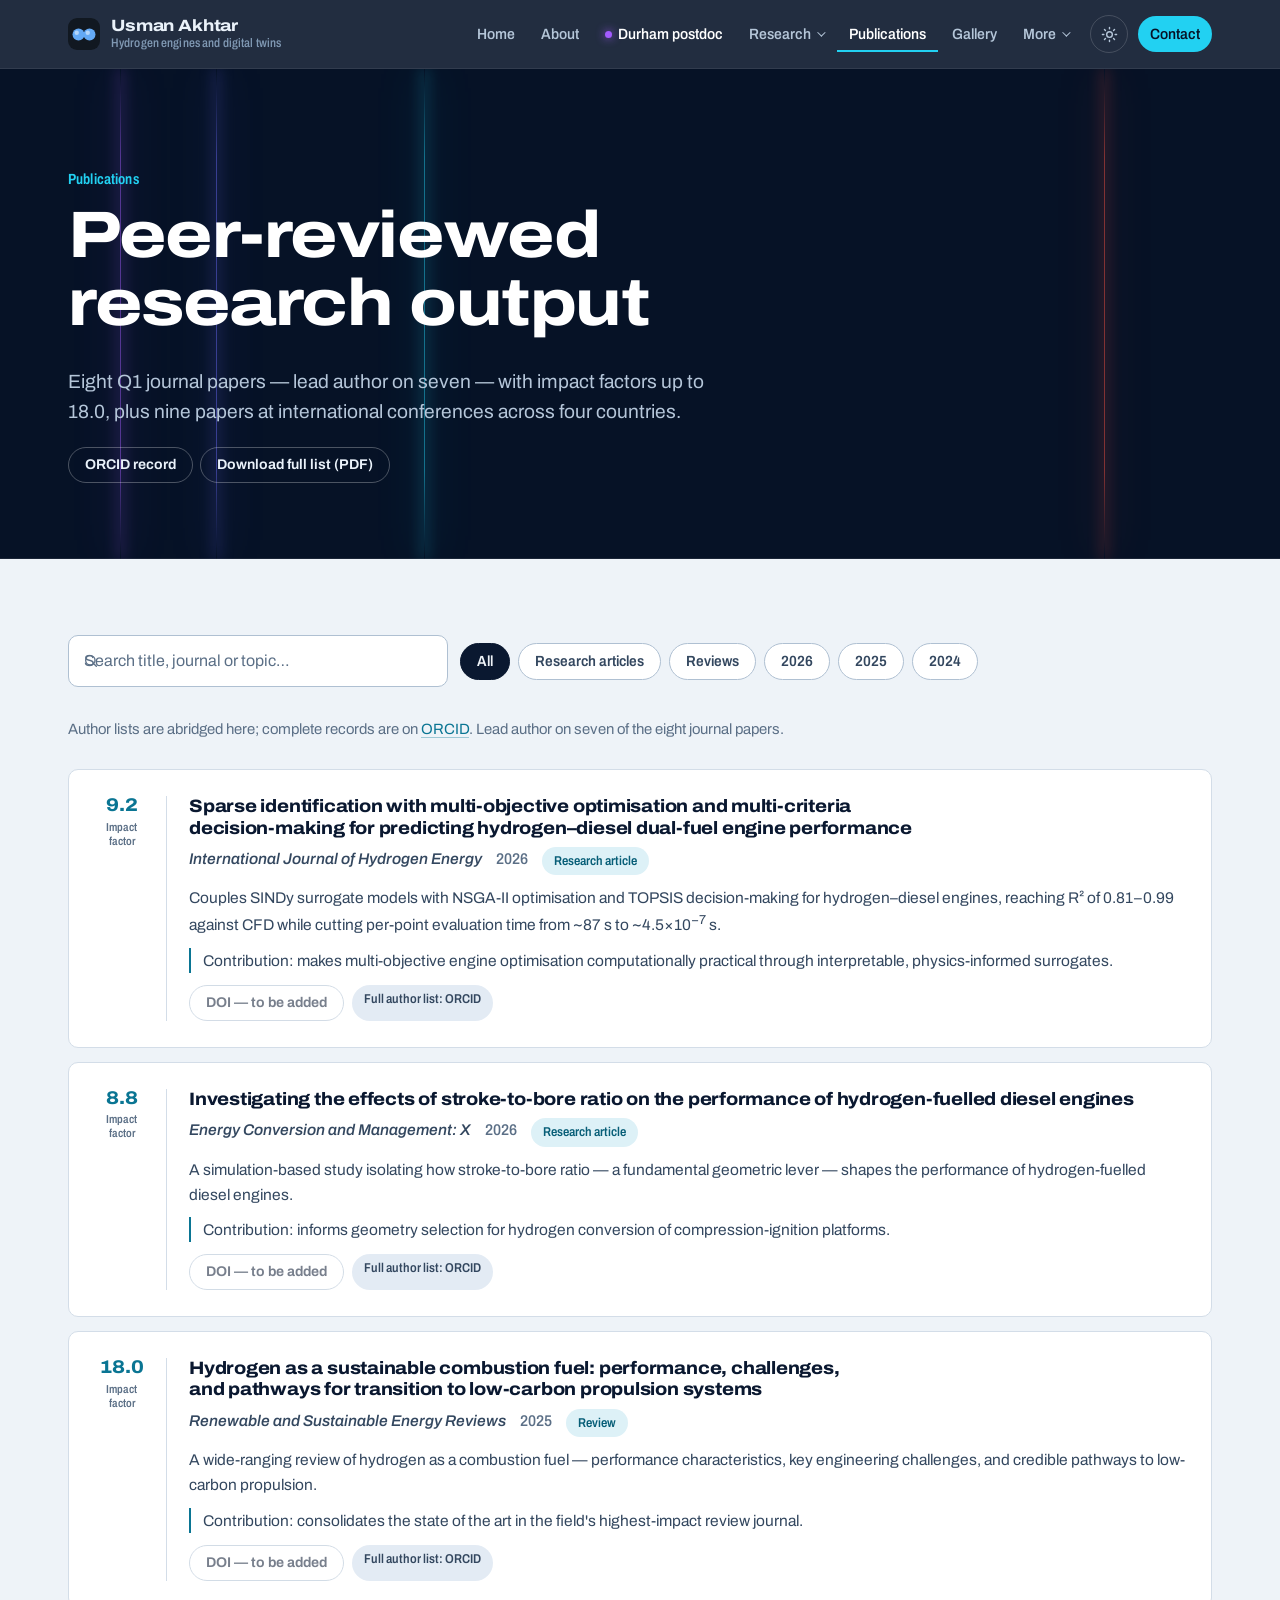
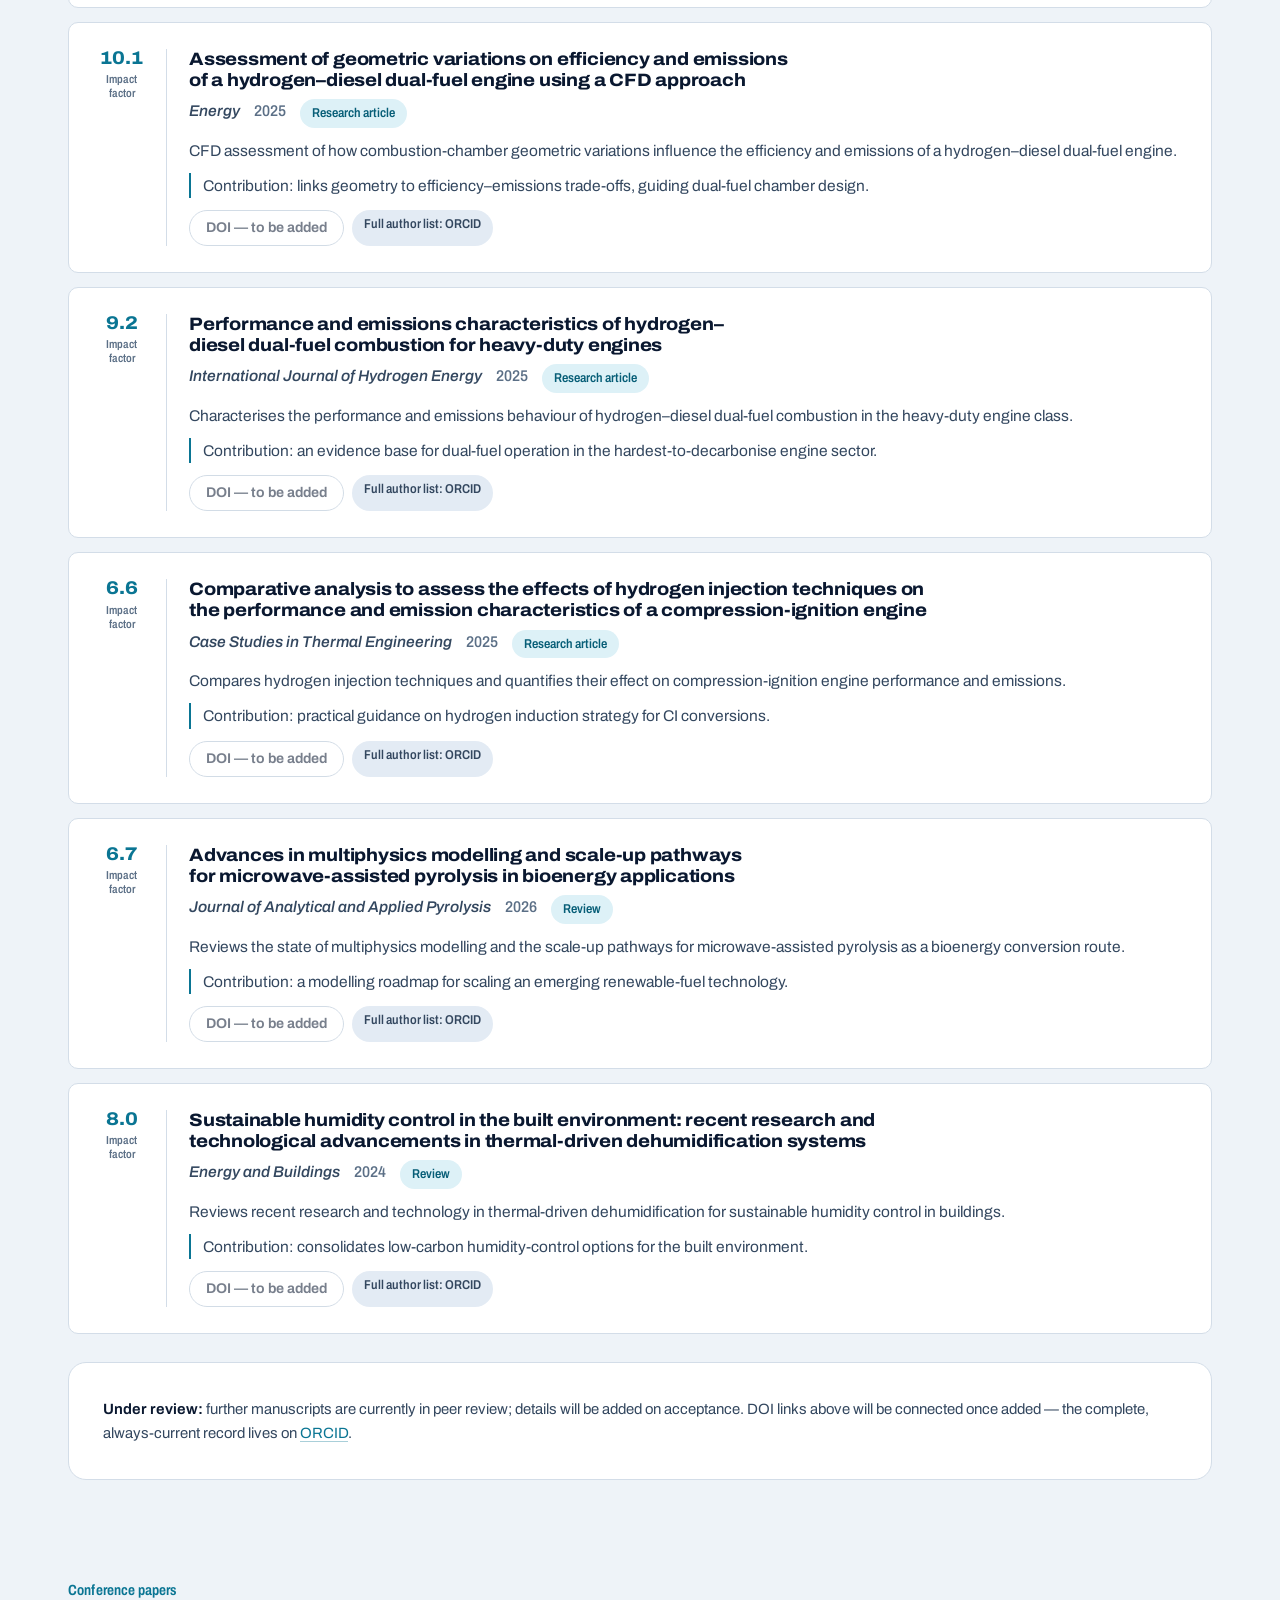
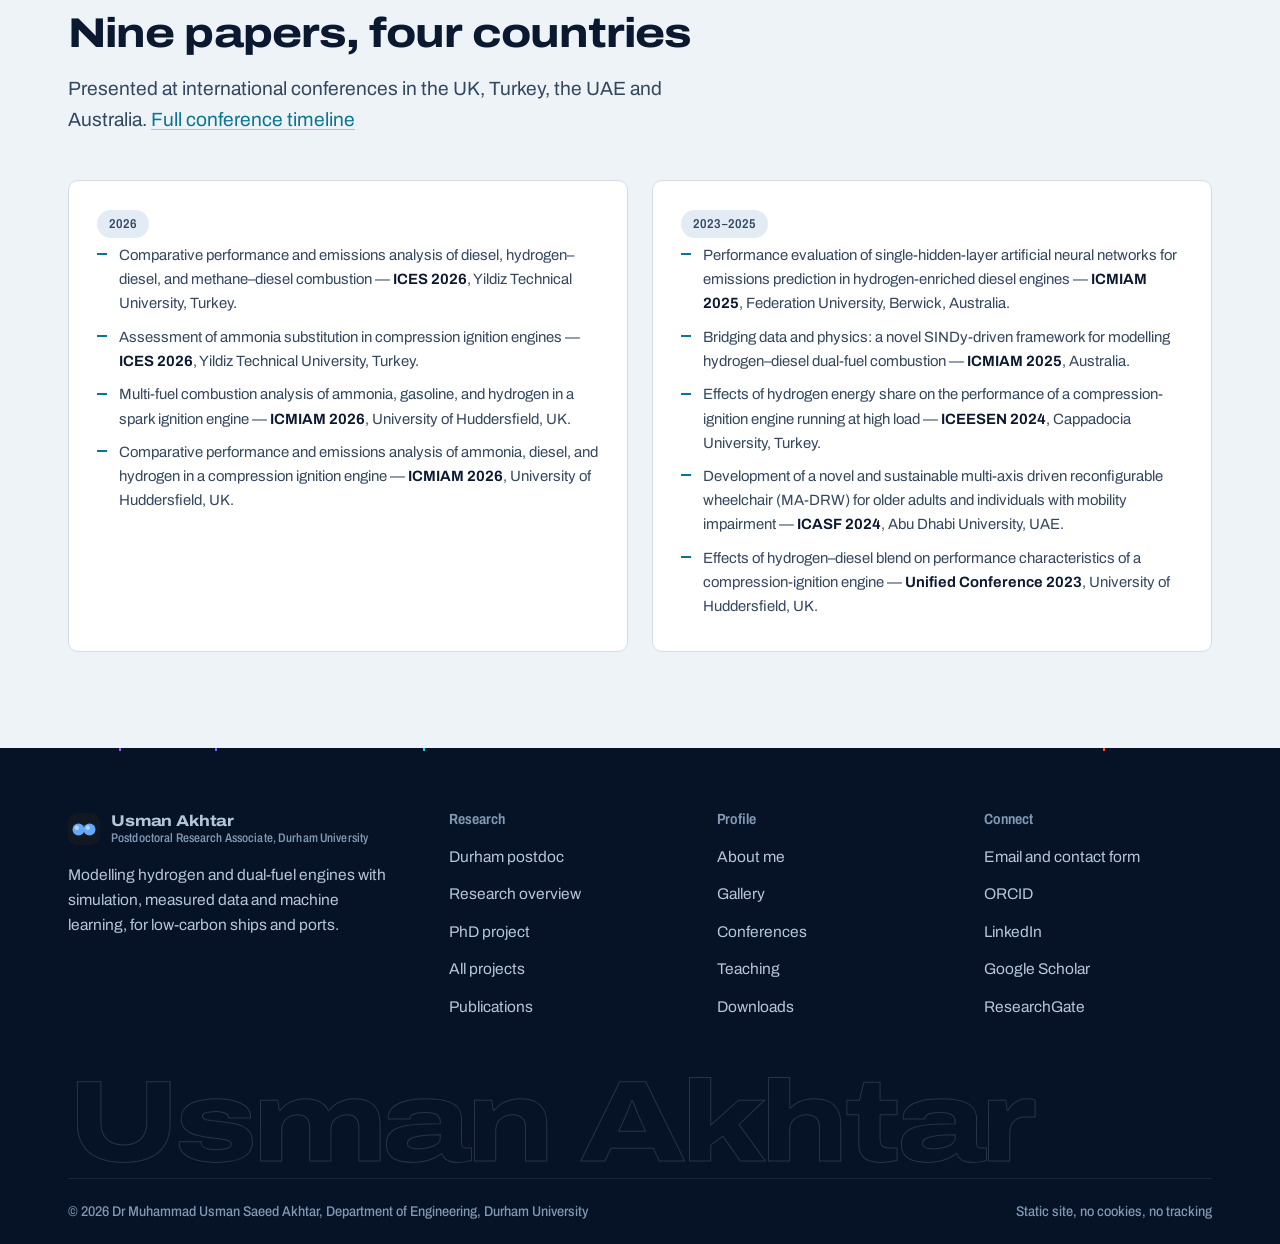
<file: publications.html>
<!DOCTYPE html>
<html lang="en-GB" data-theme="light">
<head>
<meta charset="UTF-8">
<meta name="viewport" content="width=device-width, initial-scale=1.0">
<title>Publications: Eight Q1 Journal Papers | M. U. S. Akhtar</title>
<meta name="description" content="Peer-reviewed publications of Dr Muhammad Usman Saeed Akhtar — eight Q1 journal papers in IJHE, RSER, Energy, ECM:X, CSTE, JAAP and Energy and Buildings, plus nine international conference papers.">
<meta name="author" content="Dr Muhammad Usman Saeed Akhtar">
<link rel="canonical" href="https://your-domain.example/publications.html">
<meta property="og:type" content="website">
<meta property="og:title" content="Publications: Eight Q1 Journal Papers | M. U. S. Akhtar">
<meta property="og:description" content="Peer-reviewed publications of Dr Muhammad Usman Saeed Akhtar — eight Q1 journal papers in IJHE, RSER, Energy, ECM:X, CSTE, JAAP and Energy and Buildings, plus nine international conference papers.">
<meta property="og:url" content="https://your-domain.example/publications.html">
<meta property="og:image" content="https://your-domain.example/assets/images/og-cover.jpg">
<meta property="og:image:width" content="1200">
<meta property="og:image:height" content="630">
<meta name="twitter:card" content="summary_large_image">
<meta name="twitter:title" content="Publications: Eight Q1 Journal Papers | M. U. S. Akhtar">
<meta name="twitter:description" content="Peer-reviewed publications of Dr Muhammad Usman Saeed Akhtar — eight Q1 journal papers in IJHE, RSER, Energy, ECM:X, CSTE, JAAP and Energy and Buildings, plus nine international conference papers.">
<meta name="twitter:image" content="https://your-domain.example/assets/images/og-cover.jpg">
<meta name="theme-color" content="#061226">
<link rel="icon" href="assets/images/favicon.svg" type="image/svg+xml">
<link rel="icon" href="assets/images/favicon-32.png" sizes="32x32" type="image/png">
<link rel="apple-touch-icon" href="assets/images/apple-touch-icon.png">
<link rel="manifest" href="site.webmanifest">
<script>(function(){var d=document.documentElement,t="light";try{t=localStorage.getItem("theme")||(matchMedia("(prefers-color-scheme: dark)").matches?"dark":"light")}catch(e){}d.setAttribute("data-theme",t);if(!matchMedia("(prefers-reduced-motion: reduce)").matches)d.classList.add("ignite")})();</script>
<link rel="stylesheet" href="css/fonts.css">
<link rel="stylesheet" href="css/styles.css">
</head>
<body>
<a class="skip-link" href="#main">Skip to content</a>
<header class="site-header">
  <div class="wrap nav">
    <a class="brand" href="index.html">
      <img src="assets/images/favicon.svg" alt="" width="32" height="32">
      <span>Usman Akhtar<small>Hydrogen engines and digital twins</small></span>
    </a>
    <button class="nav-burger" aria-label="Open menu" aria-expanded="false"><span></span><span></span><span></span></button>
    <ul class="nav-links">
      <li><a href="index.html">Home</a></li>
      <li><a href="about.html">About</a></li>
      <li><a class="nav-durham" href="durham.html">Durham postdoc</a></li>
      <li class="has-sub">
        <button class="sub-toggle" aria-expanded="false" aria-haspopup="true">Research</button>
        <ul class="sub">
          <li><a href="research.html">Research overview</a></li>
          <li><a href="phd-project.html">PhD project</a></li>
          <li><a href="projects.html">All projects</a></li>
        </ul>
      </li>
      <li><a href="publications.html" aria-current="page">Publications</a></li>
      <li><a href="gallery.html">Gallery</a></li>
      <li class="has-sub">
        <button class="sub-toggle" aria-expanded="false" aria-haspopup="true">More</button>
        <ul class="sub">
          <li><a href="conferences.html">Conferences</a></li>
          <li><a href="teaching.html">Teaching</a></li>
          <li><a href="expertise.html">Expertise and software</a></li>
          <li><a href="achievements.html">Awards and development</a></li>
          <li><a href="downloads.html">Downloads</a></li>
        </ul>
      </li>
      <li class="nav-actions">
        <button class="theme-toggle" aria-label="Switch to dark mode">
          <svg class="sun" width="17" height="17" viewBox="0 0 24 24" fill="none" stroke="currentColor" stroke-width="2" stroke-linecap="round" aria-hidden="true"><circle cx="12" cy="12" r="4"/><path d="M12 2v2m0 16v2M4.9 4.9l1.4 1.4m11.4 11.4 1.4 1.4M2 12h2m16 0h2M4.9 19.1l1.4-1.4M17.7 6.3l1.4-1.4"/></svg>
          <svg class="moon" width="16" height="16" viewBox="0 0 24 24" fill="none" stroke="currentColor" stroke-width="2" stroke-linecap="round" stroke-linejoin="round" aria-hidden="true"><path d="M21 12.8A9 9 0 1 1 11.2 3a7 7 0 0 0 9.8 9.8Z"/></svg>
        </button>
        <a class="btn btn-primary btn-sm nav-contact" href="contact.html">Contact</a>
      </li>
    </ul>
  </div>
</header>
<main id="main">
<section class="page-hero">
  <div class="spectra" aria-hidden="true"><i></i><i></i><i></i><i></i></div>
  <div class="wrap">
    <p class="eyebrow">Publications</p>
    <h1>Peer-reviewed research output</h1>
    <p class="lead">Eight Q1 journal papers &mdash; lead author on seven &mdash; with impact factors up to 18.0, plus nine papers at international conferences across four countries.</p>
    <div class="tag-row">
      <a class="btn btn-ghost btn-sm" href="https://orcid.org/0009-0002-7850-0737" target="_blank" rel="noopener">ORCID record </a>
      <a class="btn btn-ghost btn-sm" href="assets/downloads/Publications-and-Presentations.pdf" download>Download full list (PDF)</a>
    </div>
  </div>
</section>

<section class="section">
  <div class="wrap">
    <div class="toolbar reveal">
      <div class="search-box">
        <svg viewBox="0 0 24 24" fill="none" stroke="currentColor" stroke-width="2" stroke-linecap="round"><circle cx="11" cy="11" r="7"/><path d="m20 20-3.5-3.5"/></svg>
        <input type="text" data-search placeholder="Search title, journal or topic&hellip;" aria-label="Search publications">
      </div>
      <div class="chips" role="group" aria-label="Filter publications">
        <button class="chip" data-filter="all" aria-pressed="true">All</button>
        <button class="chip" data-filter="research" aria-pressed="false">Research articles</button>
        <button class="chip" data-filter="review" aria-pressed="false">Reviews</button>
        <button class="chip" data-filter="2026" aria-pressed="false">2026</button>
        <button class="chip" data-filter="2025" aria-pressed="false">2025</button>
        <button class="chip" data-filter="2024" aria-pressed="false">2024</button>
      </div>
    </div>
    <p class="small muted mb-3">Author lists are abridged here; complete records are on <a href="https://orcid.org/0009-0002-7850-0737" target="_blank" rel="noopener">ORCID</a>. Lead author on seven of the eight journal papers.</p>

    <div data-filter-list>
      <article class="pub reveal" data-tags="research 2026 hydrogen sindy machine learning optimisation">
        <div class="pub-if">9.2<small>Impact factor</small></div>
        <div>
          <h3>Sparse identification with multi-objective optimisation and multi-criteria decision-making for predicting hydrogen&ndash;diesel dual-fuel engine performance</h3>
          <p class="pub-meta"><span class="journal">International Journal of Hydrogen Energy</span><span>2026</span><span class="badge badge-accent">Research article</span></p>
          <p>Couples SINDy surrogate models with NSGA-II optimisation and TOPSIS decision-making for hydrogen&ndash;diesel engines, reaching R&sup2; of 0.81&ndash;0.99 against CFD while cutting per-point evaluation time from ~87&nbsp;s to ~4.5&times;10<sup>&minus;7</sup>&nbsp;s.</p>
          <p class="contribution">Contribution: makes multi-objective engine optimisation computationally practical through interpretable, physics-informed surrogates.</p>
          <div class="pub-actions">
            <a class="btn btn-ghost btn-sm" href="#" aria-disabled="true" title="Add the DOI link when available">DOI &mdash; to be added</a>
            <span class="badge">Full author list: ORCID</span>
          </div>
        </div>
      </article>

      <article class="pub reveal" data-tags="research 2026 hydrogen geometry stroke bore">
        <div class="pub-if">8.8<small>Impact factor</small></div>
        <div>
          <h3>Investigating the effects of stroke-to-bore ratio on the performance of hydrogen-fuelled diesel engines</h3>
          <p class="pub-meta"><span class="journal">Energy Conversion and Management: X</span><span>2026</span><span class="badge badge-accent">Research article</span></p>
          <p>A simulation-based study isolating how stroke-to-bore ratio &mdash; a fundamental geometric lever &mdash; shapes the performance of hydrogen-fuelled diesel engines.</p>
          <p class="contribution">Contribution: informs geometry selection for hydrogen conversion of compression-ignition platforms.</p>
          <div class="pub-actions">
            <a class="btn btn-ghost btn-sm" href="#" aria-disabled="true" title="Add the DOI link when available">DOI &mdash; to be added</a>
            <span class="badge">Full author list: ORCID</span>
          </div>
        </div>
      </article>

      <article class="pub reveal" data-tags="review 2025 hydrogen propulsion pathways">
        <div class="pub-if">18.0<small>Impact factor</small></div>
        <div>
          <h3>Hydrogen as a sustainable combustion fuel: performance, challenges, and pathways for transition to low-carbon propulsion systems</h3>
          <p class="pub-meta"><span class="journal">Renewable and Sustainable Energy Reviews</span><span>2025</span><span class="badge badge-accent">Review</span></p>
          <p>A wide-ranging review of hydrogen as a combustion fuel &mdash; performance characteristics, key engineering challenges, and credible pathways to low-carbon propulsion.</p>
          <p class="contribution">Contribution: consolidates the state of the art in the field's highest-impact review journal.</p>
          <div class="pub-actions">
            <a class="btn btn-ghost btn-sm" href="#" aria-disabled="true" title="Add the DOI link when available">DOI &mdash; to be added</a>
            <span class="badge">Full author list: ORCID</span>
          </div>
        </div>
      </article>

      <article class="pub reveal" data-tags="research 2025 hydrogen geometry cfd emissions efficiency">
        <div class="pub-if">10.1<small>Impact factor</small></div>
        <div>
          <h3>Assessment of geometric variations on efficiency and emissions of a hydrogen&ndash;diesel dual-fuel engine using a CFD approach</h3>
          <p class="pub-meta"><span class="journal">Energy</span><span>2025</span><span class="badge badge-accent">Research article</span></p>
          <p>CFD assessment of how combustion-chamber geometric variations influence the efficiency and emissions of a hydrogen&ndash;diesel dual-fuel engine.</p>
          <p class="contribution">Contribution: links geometry to efficiency&ndash;emissions trade-offs, guiding dual-fuel chamber design.</p>
          <div class="pub-actions">
            <a class="btn btn-ghost btn-sm" href="#" aria-disabled="true" title="Add the DOI link when available">DOI &mdash; to be added</a>
            <span class="badge">Full author list: ORCID</span>
          </div>
        </div>
      </article>

      <article class="pub reveal" data-tags="research 2025 hydrogen heavy-duty emissions performance">
        <div class="pub-if">9.2<small>Impact factor</small></div>
        <div>
          <h3>Performance and emissions characteristics of hydrogen&ndash;diesel dual-fuel combustion for heavy-duty engines</h3>
          <p class="pub-meta"><span class="journal">International Journal of Hydrogen Energy</span><span>2025</span><span class="badge badge-accent">Research article</span></p>
          <p>Characterises the performance and emissions behaviour of hydrogen&ndash;diesel dual-fuel combustion in the heavy-duty engine class.</p>
          <p class="contribution">Contribution: an evidence base for dual-fuel operation in the hardest-to-decarbonise engine sector.</p>
          <div class="pub-actions">
            <a class="btn btn-ghost btn-sm" href="#" aria-disabled="true" title="Add the DOI link when available">DOI &mdash; to be added</a>
            <span class="badge">Full author list: ORCID</span>
          </div>
        </div>
      </article>

      <article class="pub reveal" data-tags="research 2025 hydrogen injection compression-ignition">
        <div class="pub-if">6.6<small>Impact factor</small></div>
        <div>
          <h3>Comparative analysis to assess the effects of hydrogen injection techniques on the performance and emission characteristics of a compression-ignition engine</h3>
          <p class="pub-meta"><span class="journal">Case Studies in Thermal Engineering</span><span>2025</span><span class="badge badge-accent">Research article</span></p>
          <p>Compares hydrogen injection techniques and quantifies their effect on compression-ignition engine performance and emissions.</p>
          <p class="contribution">Contribution: practical guidance on hydrogen induction strategy for CI conversions.</p>
          <div class="pub-actions">
            <a class="btn btn-ghost btn-sm" href="#" aria-disabled="true" title="Add the DOI link when available">DOI &mdash; to be added</a>
            <span class="badge">Full author list: ORCID</span>
          </div>
        </div>
      </article>

      <article class="pub reveal" data-tags="review 2026 pyrolysis bioenergy multiphysics">
        <div class="pub-if">6.7<small>Impact factor</small></div>
        <div>
          <h3>Advances in multiphysics modelling and scale-up pathways for microwave-assisted pyrolysis in bioenergy applications</h3>
          <p class="pub-meta"><span class="journal">Journal of Analytical and Applied Pyrolysis</span><span>2026</span><span class="badge badge-accent">Review</span></p>
          <p>Reviews the state of multiphysics modelling and the scale-up pathways for microwave-assisted pyrolysis as a bioenergy conversion route.</p>
          <p class="contribution">Contribution: a modelling roadmap for scaling an emerging renewable-fuel technology.</p>
          <div class="pub-actions">
            <a class="btn btn-ghost btn-sm" href="#" aria-disabled="true" title="Add the DOI link when available">DOI &mdash; to be added</a>
            <span class="badge">Full author list: ORCID</span>
          </div>
        </div>
      </article>

      <article class="pub reveal" data-tags="review 2024 buildings dehumidification thermal humidity">
        <div class="pub-if">8.0<small>Impact factor</small></div>
        <div>
          <h3>Sustainable humidity control in the built environment: recent research and technological advancements in thermal-driven dehumidification systems</h3>
          <p class="pub-meta"><span class="journal">Energy and Buildings</span><span>2024</span><span class="badge badge-accent">Review</span></p>
          <p>Reviews recent research and technology in thermal-driven dehumidification for sustainable humidity control in buildings.</p>
          <p class="contribution">Contribution: consolidates low-carbon humidity-control options for the built environment.</p>
          <div class="pub-actions">
            <a class="btn btn-ghost btn-sm" href="#" aria-disabled="true" title="Add the DOI link when available">DOI &mdash; to be added</a>
            <span class="badge">Full author list: ORCID</span>
          </div>
        </div>
      </article>

      <div class="no-results">No publications match that search. Try a different term or filter.</div>
    </div>

    <div class="panel mt-3 reveal">
      <p class="small" style="margin:0"><strong>Under review:</strong> further manuscripts are currently in peer review; details will be added on acceptance. DOI links above will be connected once added &mdash; the complete, always-current record lives on <a href="https://orcid.org/0009-0002-7850-0737" target="_blank" rel="noopener">ORCID</a>.</p>
    </div>
  </div>
</section>

<section class="section">
  <div class="wrap">
    <div class="section-head reveal">
      <p class="eyebrow">Conference papers</p>
      <h2>Nine papers, four countries</h2>
      <p class="lead">Presented at international conferences in the UK, Turkey, the UAE and Australia. <a href="conferences.html">Full conference timeline</a></p>
    </div>
    <div class="grid cols-2 reveal">
      <div class="card">
        <span class="badge">2026</span>
        <ul class="tick small mt-2" style="margin-bottom:0">
          <li>Comparative performance and emissions analysis of diesel, hydrogen&ndash;diesel, and methane&ndash;diesel combustion &mdash; <strong>ICES 2026</strong>, Yildiz Technical University, Turkey.</li>
          <li>Assessment of ammonia substitution in compression ignition engines &mdash; <strong>ICES 2026</strong>, Yildiz Technical University, Turkey.</li>
          <li>Multi-fuel combustion analysis of ammonia, gasoline, and hydrogen in a spark ignition engine &mdash; <strong>ICMIAM 2026</strong>, University of Huddersfield, UK.</li>
          <li>Comparative performance and emissions analysis of ammonia, diesel, and hydrogen in a compression ignition engine &mdash; <strong>ICMIAM 2026</strong>, University of Huddersfield, UK.</li>
        </ul>
      </div>
      <div class="card">
        <span class="badge">2023&ndash;2025</span>
        <ul class="tick small mt-2" style="margin-bottom:0">
          <li>Performance evaluation of single-hidden-layer artificial neural networks for emissions prediction in hydrogen-enriched diesel engines &mdash; <strong>ICMIAM 2025</strong>, Federation University, Berwick, Australia.</li>
          <li>Bridging data and physics: a novel SINDy-driven framework for modelling hydrogen&ndash;diesel dual-fuel combustion &mdash; <strong>ICMIAM 2025</strong>, Australia.</li>
          <li>Effects of hydrogen energy share on the performance of a compression-ignition engine running at high load &mdash; <strong>ICEESEN 2024</strong>, Cappadocia University, Turkey.</li>
          <li>Development of a novel and sustainable multi-axis driven reconfigurable wheelchair (MA-DRW) for older adults and individuals with mobility impairment &mdash; <strong>ICASF 2024</strong>, Abu Dhabi University, UAE.</li>
          <li>Effects of hydrogen&ndash;diesel blend on performance characteristics of a compression-ignition engine &mdash; <strong>Unified Conference 2023</strong>, University of Huddersfield, UK.</li>
        </ul>
      </div>
    </div>
  </div>
</section>

<script type="application/ld+json">
{
  "@context": "https://schema.org",
  "@graph": [
    {"@type":"ScholarlyArticle","headline":"Sparse identification with multi-objective optimisation and multi-criteria decision-making for predicting hydrogen–diesel dual-fuel engine performance","author":{"@type":"Person","name":"Muhammad Usman Saeed Akhtar"},"datePublished":"2026","isPartOf":{"@type":"Periodical","name":"International Journal of Hydrogen Energy"}},
    {"@type":"ScholarlyArticle","headline":"Investigating the effects of stroke-to-bore ratio on the performance of hydrogen-fuelled diesel engines","author":{"@type":"Person","name":"Muhammad Usman Saeed Akhtar"},"datePublished":"2026","isPartOf":{"@type":"Periodical","name":"Energy Conversion and Management: X"}},
    {"@type":"ScholarlyArticle","headline":"Hydrogen as a sustainable combustion fuel: performance, challenges, and pathways for transition to low-carbon propulsion systems","author":{"@type":"Person","name":"Muhammad Usman Saeed Akhtar"},"datePublished":"2025","isPartOf":{"@type":"Periodical","name":"Renewable and Sustainable Energy Reviews"}},
    {"@type":"ScholarlyArticle","headline":"Assessment of geometric variations on efficiency and emissions of a hydrogen–diesel dual-fuel engine using a CFD approach","author":{"@type":"Person","name":"Muhammad Usman Saeed Akhtar"},"datePublished":"2025","isPartOf":{"@type":"Periodical","name":"Energy"}},
    {"@type":"ScholarlyArticle","headline":"Performance and emissions characteristics of hydrogen–diesel dual-fuel combustion for heavy-duty engines","author":{"@type":"Person","name":"Muhammad Usman Saeed Akhtar"},"datePublished":"2025","isPartOf":{"@type":"Periodical","name":"International Journal of Hydrogen Energy"}},
    {"@type":"ScholarlyArticle","headline":"Comparative analysis to assess the effects of hydrogen injection techniques on the performance and emission characteristics of a compression-ignition engine","author":{"@type":"Person","name":"Muhammad Usman Saeed Akhtar"},"datePublished":"2025","isPartOf":{"@type":"Periodical","name":"Case Studies in Thermal Engineering"}},
    {"@type":"ScholarlyArticle","headline":"Advances in multiphysics modelling and scale-up pathways for microwave-assisted pyrolysis in bioenergy applications","author":{"@type":"Person","name":"Muhammad Usman Saeed Akhtar"},"datePublished":"2026","isPartOf":{"@type":"Periodical","name":"Journal of Analytical and Applied Pyrolysis"}},
    {"@type":"ScholarlyArticle","headline":"Sustainable humidity control in the built environment: recent research and technological advancements in thermal-driven dehumidification systems","author":{"@type":"Person","name":"Muhammad Usman Saeed Akhtar"},"datePublished":"2024","isPartOf":{"@type":"Periodical","name":"Energy and Buildings"}}
  ]
}
</script>
</main>
<footer class="site-footer">
  <div class="wrap">
    <div class="footer-grid">
      <div class="footer-brand">
        <a class="brand" href="index.html">
          <img src="assets/images/favicon.svg" alt="" width="32" height="32">
          <span>Usman Akhtar<small>Postdoctoral Research Associate, Durham University</small></span>
        </a>
        <p>Modelling hydrogen and dual-fuel engines with simulation, measured data and machine learning, for low-carbon ships and ports.</p>
      </div>
      <div>
        <h4>Research</h4>
        <ul>
          <li><a href="durham.html">Durham postdoc</a></li>
          <li><a href="research.html">Research overview</a></li>
          <li><a href="phd-project.html">PhD project</a></li>
          <li><a href="projects.html">All projects</a></li>
          <li><a href="publications.html">Publications</a></li>
        </ul>
      </div>
      <div>
        <h4>Profile</h4>
        <ul>
          <li><a href="about.html">About me</a></li>
          <li><a href="gallery.html">Gallery</a></li>
          <li><a href="conferences.html">Conferences</a></li>
          <li><a href="teaching.html">Teaching</a></li>
          <li><a href="downloads.html">Downloads</a></li>
        </ul>
      </div>
      <div>
        <h4>Connect</h4>
        <ul>
          <li><a href="contact.html">Email and contact form</a></li>
          <li><a href="https://orcid.org/0009-0002-7850-0737" rel="me noopener" target="_blank">ORCID</a></li>
          <li><a href="https://www.linkedin.com/in/dr-muhammad-usman-saeed-akhtar-phd-051b201b5/" rel="me noopener" target="_blank">LinkedIn</a></li>
          <li><a href="https://scholar.google.com/citations?user=2fQxxucAAAAJ&amp;hl=en" rel="noopener" target="_blank">Google Scholar</a></li>
          <li><a href="https://www.researchgate.net/profile/Muhammad-Akhtar-149" rel="noopener" target="_blank">ResearchGate</a></li>
        </ul>
      </div>
    </div>
    <div class="footer-sign" aria-hidden="true">Usman Akhtar</div>
    <div class="footer-bottom">
      <span>&copy; <span id="year">2026</span> Dr Muhammad Usman Saeed Akhtar, Department of Engineering, Durham University</span>
      <span>Static site, no cookies, no tracking</span>
    </div>
  </div>
</footer>
<button class="back-to-top" aria-label="Back to top">
  <svg width="16" height="16" viewBox="0 0 24 24" fill="none" stroke="currentColor" stroke-width="2.4" stroke-linecap="round" stroke-linejoin="round" aria-hidden="true"><path d="M12 19V5m-7 7 7-7 7 7"/></svg>
</button>
<script src="js/main.js"></script>
</body>
</html>
</file>
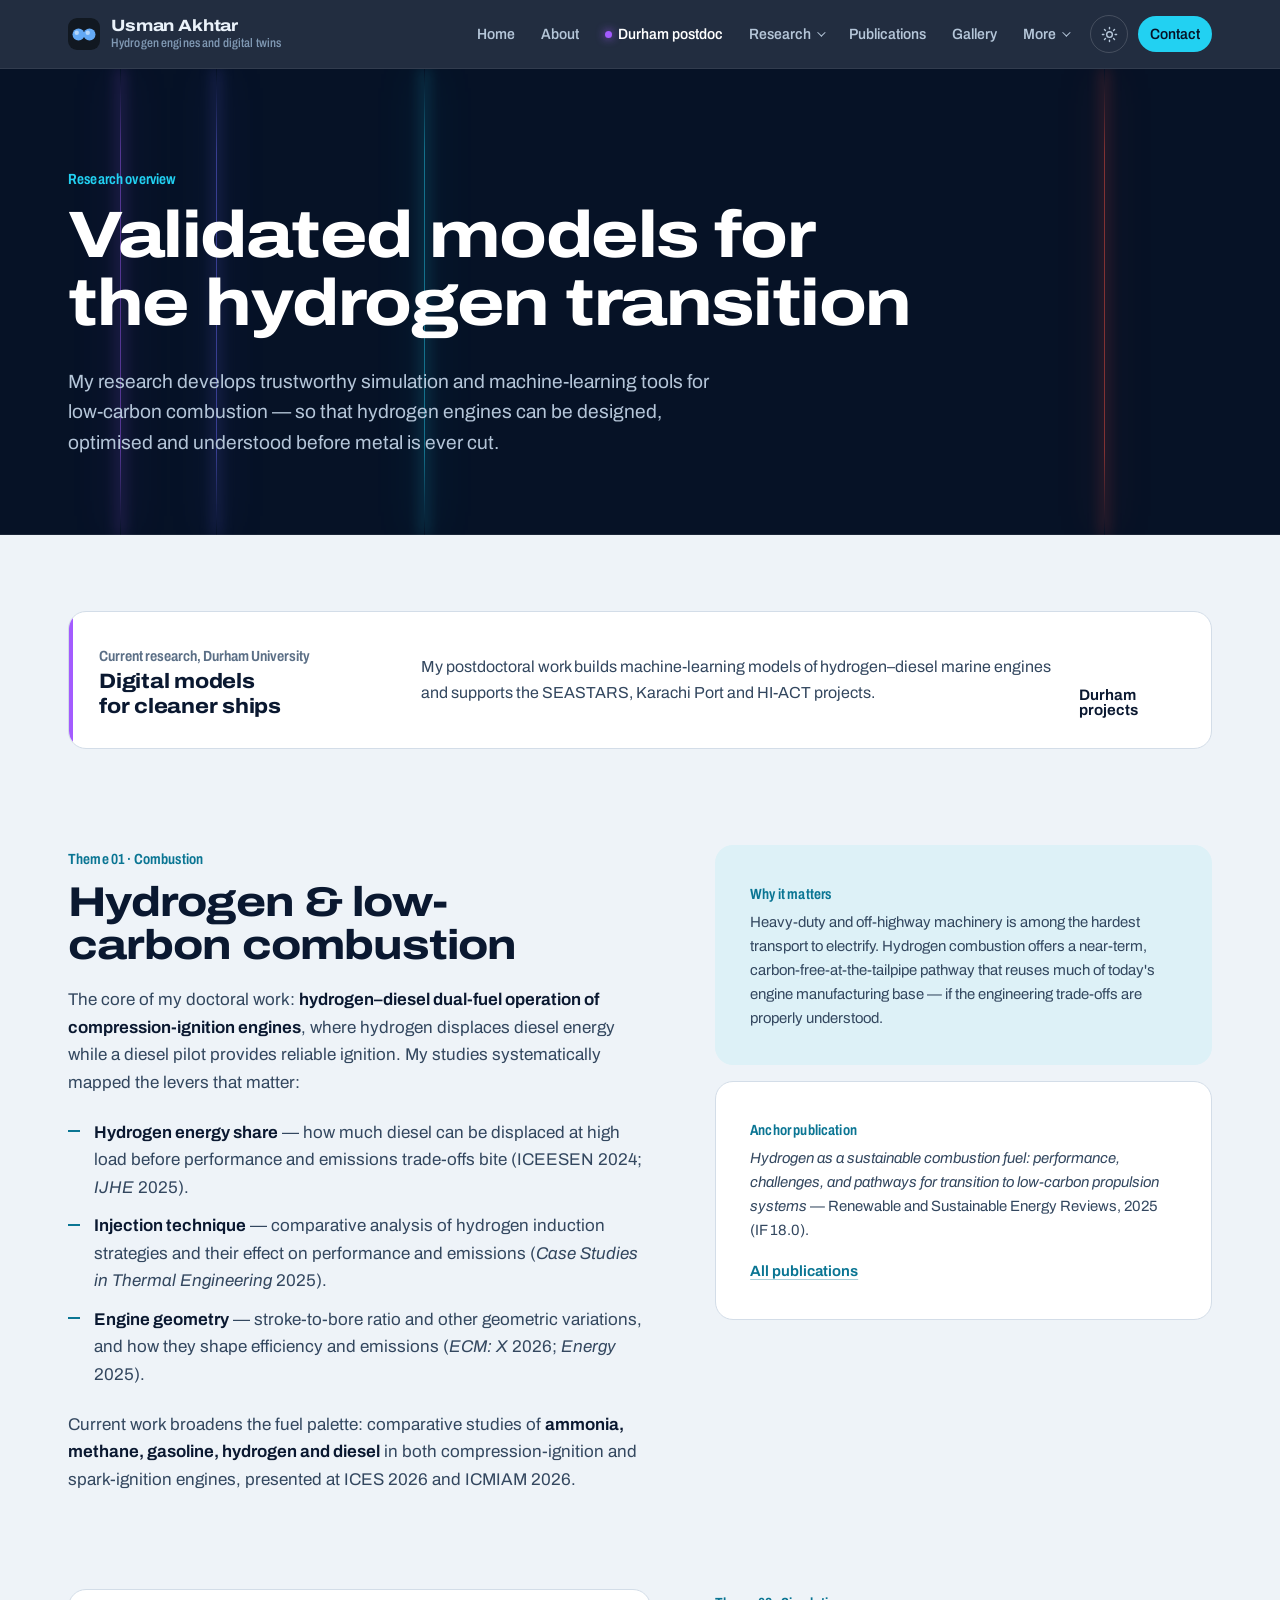
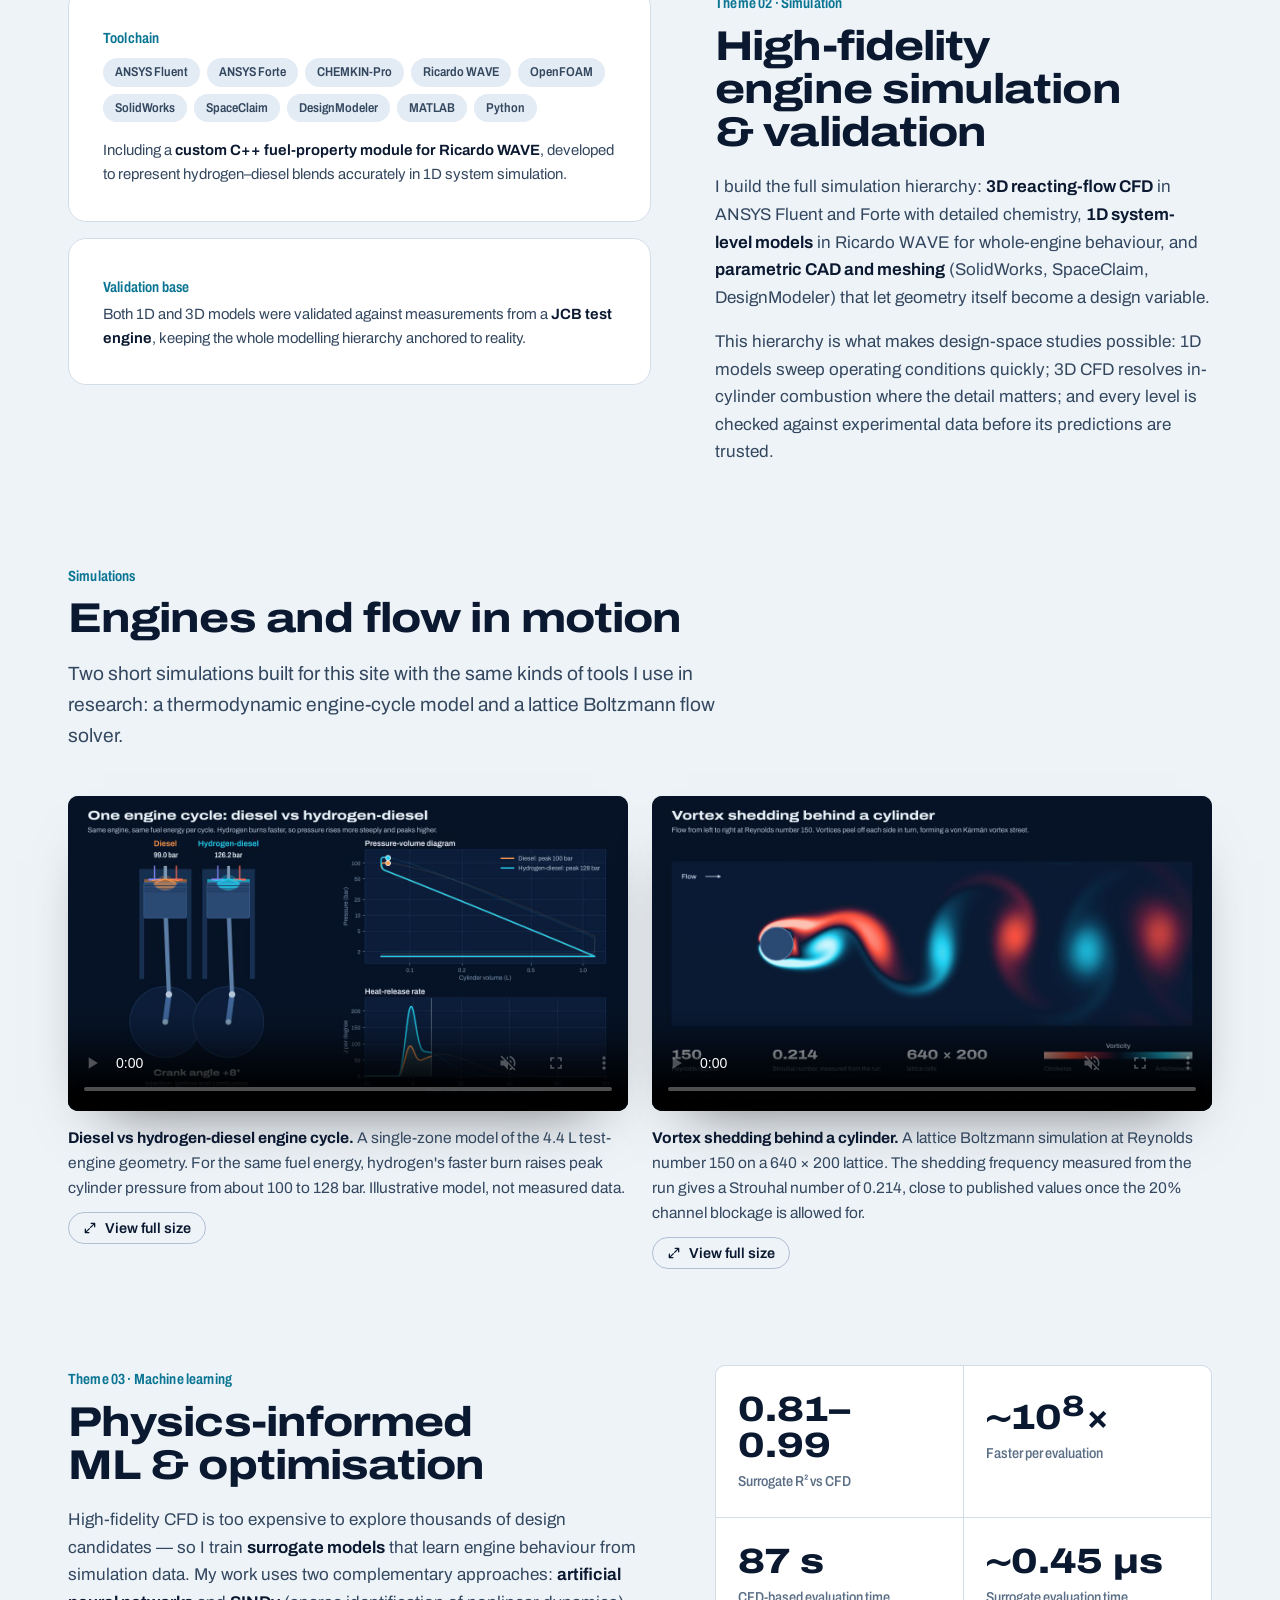
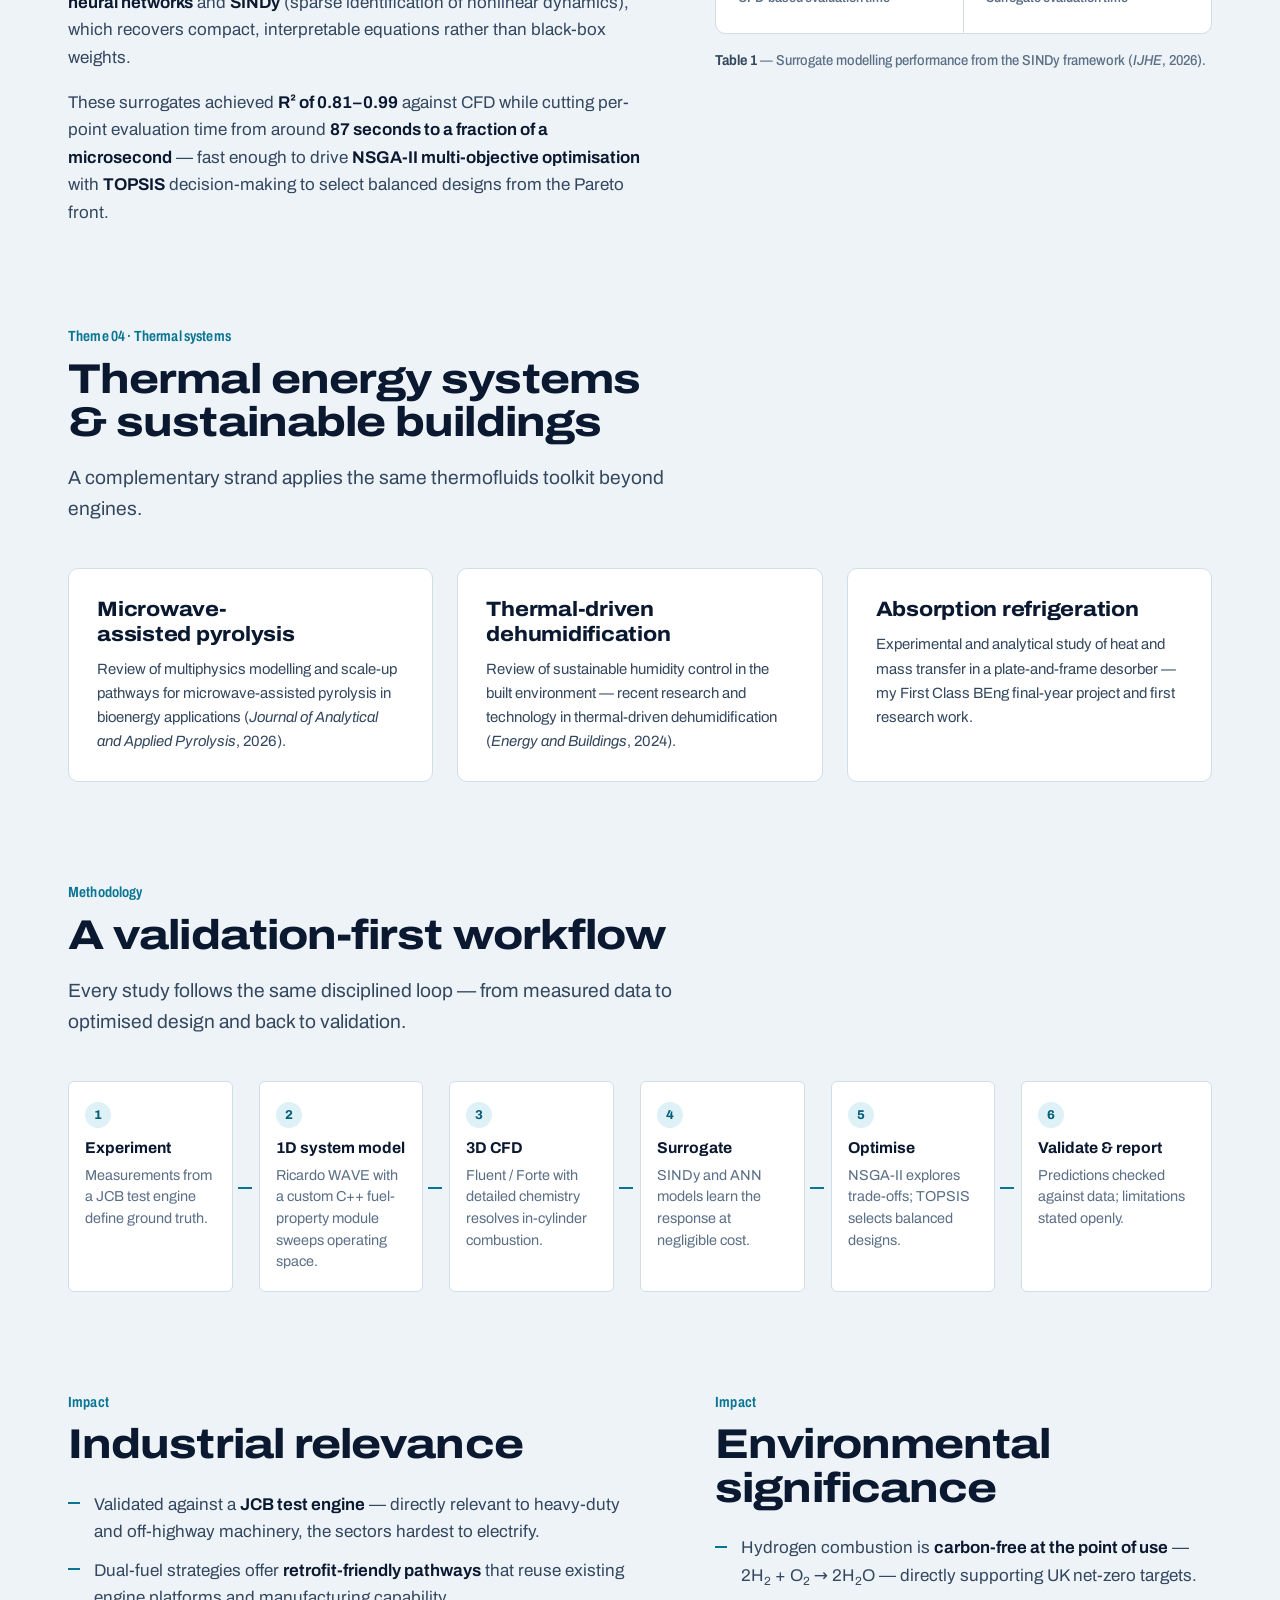
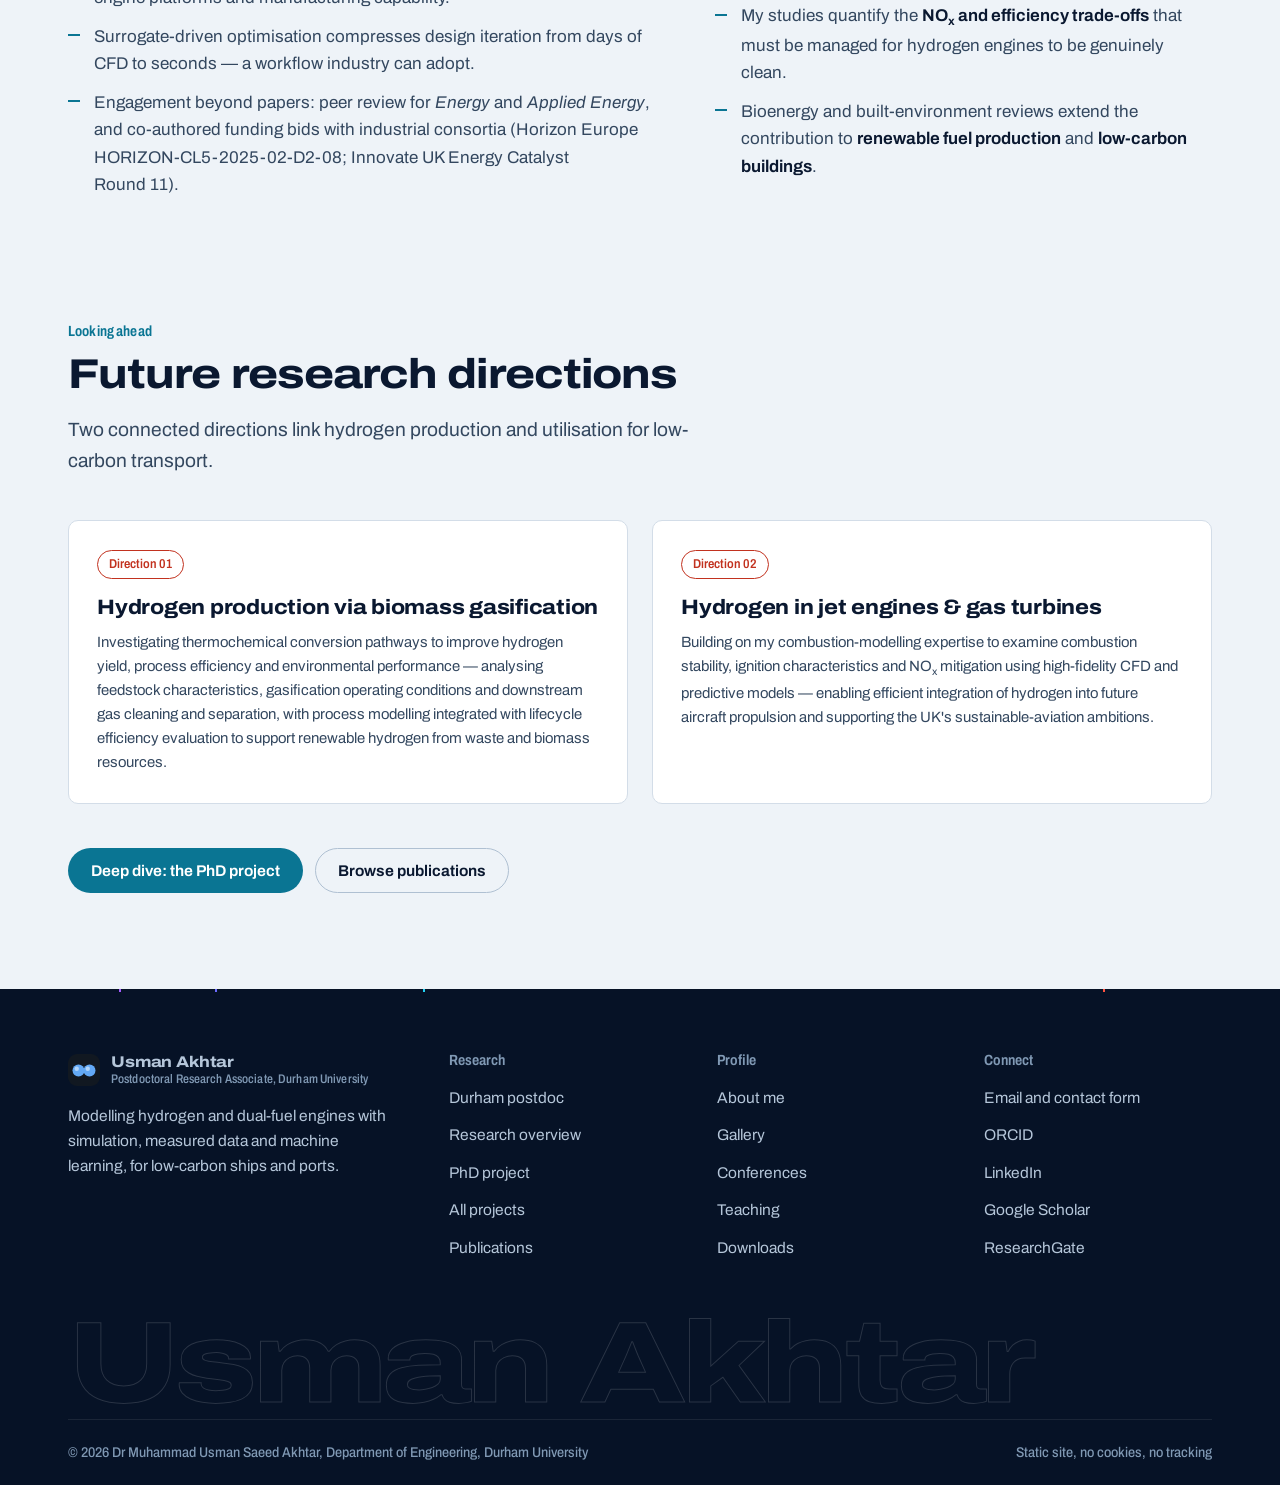
<file: research.html>
<!DOCTYPE html>
<html lang="en-GB" data-theme="light">
<head>
<meta charset="UTF-8">
<meta name="viewport" content="width=device-width, initial-scale=1.0">
<title>Research: Hydrogen Combustion, CFD and Machine Learning | M. U. S. Akhtar</title>
<meta name="description" content="Research themes of Dr Muhammad Usman Saeed Akhtar — hydrogen and low-carbon combustion, high-fidelity engine simulation, physics-informed machine learning, and thermal energy systems.">
<meta name="author" content="Dr Muhammad Usman Saeed Akhtar">
<link rel="canonical" href="https://your-domain.example/research.html">
<meta property="og:type" content="website">
<meta property="og:title" content="Research: Hydrogen Combustion, CFD and Machine Learning | M. U. S. Akhtar">
<meta property="og:description" content="Research themes of Dr Muhammad Usman Saeed Akhtar — hydrogen and low-carbon combustion, high-fidelity engine simulation, physics-informed machine learning, and thermal energy systems.">
<meta property="og:url" content="https://your-domain.example/research.html">
<meta property="og:image" content="https://your-domain.example/assets/images/og-cover.jpg">
<meta property="og:image:width" content="1200">
<meta property="og:image:height" content="630">
<meta name="twitter:card" content="summary_large_image">
<meta name="twitter:title" content="Research: Hydrogen Combustion, CFD and Machine Learning | M. U. S. Akhtar">
<meta name="twitter:description" content="Research themes of Dr Muhammad Usman Saeed Akhtar — hydrogen and low-carbon combustion, high-fidelity engine simulation, physics-informed machine learning, and thermal energy systems.">
<meta name="twitter:image" content="https://your-domain.example/assets/images/og-cover.jpg">
<meta name="theme-color" content="#061226">
<link rel="icon" href="assets/images/favicon.svg" type="image/svg+xml">
<link rel="icon" href="assets/images/favicon-32.png" sizes="32x32" type="image/png">
<link rel="apple-touch-icon" href="assets/images/apple-touch-icon.png">
<link rel="manifest" href="site.webmanifest">
<script>(function(){var d=document.documentElement,t="light";try{t=localStorage.getItem("theme")||(matchMedia("(prefers-color-scheme: dark)").matches?"dark":"light")}catch(e){}d.setAttribute("data-theme",t);if(!matchMedia("(prefers-reduced-motion: reduce)").matches)d.classList.add("ignite")})();</script>
<link rel="stylesheet" href="css/fonts.css">
<link rel="stylesheet" href="css/styles.css">
</head>
<body>
<a class="skip-link" href="#main">Skip to content</a>
<header class="site-header">
  <div class="wrap nav">
    <a class="brand" href="index.html">
      <img src="assets/images/favicon.svg" alt="" width="32" height="32">
      <span>Usman Akhtar<small>Hydrogen engines and digital twins</small></span>
    </a>
    <button class="nav-burger" aria-label="Open menu" aria-expanded="false"><span></span><span></span><span></span></button>
    <ul class="nav-links">
      <li><a href="index.html">Home</a></li>
      <li><a href="about.html">About</a></li>
      <li><a class="nav-durham" href="durham.html">Durham postdoc</a></li>
      <li class="has-sub">
        <button class="sub-toggle" aria-expanded="false" aria-haspopup="true">Research</button>
        <ul class="sub">
          <li><a href="research.html" aria-current="page">Research overview</a></li>
          <li><a href="phd-project.html">PhD project</a></li>
          <li><a href="projects.html">All projects</a></li>
        </ul>
      </li>
      <li><a href="publications.html">Publications</a></li>
      <li><a href="gallery.html">Gallery</a></li>
      <li class="has-sub">
        <button class="sub-toggle" aria-expanded="false" aria-haspopup="true">More</button>
        <ul class="sub">
          <li><a href="conferences.html">Conferences</a></li>
          <li><a href="teaching.html">Teaching</a></li>
          <li><a href="expertise.html">Expertise and software</a></li>
          <li><a href="achievements.html">Awards and development</a></li>
          <li><a href="downloads.html">Downloads</a></li>
        </ul>
      </li>
      <li class="nav-actions">
        <button class="theme-toggle" aria-label="Switch to dark mode">
          <svg class="sun" width="17" height="17" viewBox="0 0 24 24" fill="none" stroke="currentColor" stroke-width="2" stroke-linecap="round" aria-hidden="true"><circle cx="12" cy="12" r="4"/><path d="M12 2v2m0 16v2M4.9 4.9l1.4 1.4m11.4 11.4 1.4 1.4M2 12h2m16 0h2M4.9 19.1l1.4-1.4M17.7 6.3l1.4-1.4"/></svg>
          <svg class="moon" width="16" height="16" viewBox="0 0 24 24" fill="none" stroke="currentColor" stroke-width="2" stroke-linecap="round" stroke-linejoin="round" aria-hidden="true"><path d="M21 12.8A9 9 0 1 1 11.2 3a7 7 0 0 0 9.8 9.8Z"/></svg>
        </button>
        <a class="btn btn-primary btn-sm nav-contact" href="contact.html">Contact</a>
      </li>
    </ul>
  </div>
</header>
<main id="main">
<section class="page-hero">
  <div class="spectra" aria-hidden="true"><i></i><i></i><i></i><i></i></div>
  <div class="wrap">
    <p class="eyebrow">Research overview</p>
    <h1>Validated models for the hydrogen transition</h1>
    <p class="lead">My research develops trustworthy simulation and machine-learning tools for low-carbon combustion &mdash; so that hydrogen engines can be designed, optimised and understood before metal is ever cut.</p>
  </div>
</section>
<section class="section">
  <div class="wrap">
    <a class="tile tile-wide" style="--tc:var(--h-delta)" href="durham.html">
      <div><span class="funder">Current research, Durham University</span><h3>Digital models for cleaner ships</h3></div>
      <p>My postdoctoral work builds machine-learning models of hydrogen&ndash;diesel marine engines and supports the SEASTARS, Karachi Port and HI-ACT projects.</p>
      <span class="go">Durham projects</span>
    </a>
  </div>
</section>


<section class="section" id="hydrogen">
  <div class="wrap split">
    <div class="reveal">
      <p class="eyebrow">Theme 01 &middot; Combustion</p>
      <h2>Hydrogen &amp; low-carbon combustion</h2>
      <p>The core of my doctoral work: <strong>hydrogen&ndash;diesel dual-fuel operation of compression-ignition engines</strong>, where hydrogen displaces diesel energy while a diesel pilot provides reliable ignition. My studies systematically mapped the levers that matter:</p>
      <ul class="tick">
        <li><strong>Hydrogen energy share</strong> &mdash; how much diesel can be displaced at high load before performance and emissions trade-offs bite (ICEESEN 2024; <em>IJHE</em> 2025).</li>
        <li><strong>Injection technique</strong> &mdash; comparative analysis of hydrogen induction strategies and their effect on performance and emissions (<em>Case Studies in Thermal Engineering</em> 2025).</li>
        <li><strong>Engine geometry</strong> &mdash; stroke-to-bore ratio and other geometric variations, and how they shape efficiency and emissions (<em>ECM:&nbsp;X</em> 2026; <em>Energy</em> 2025).</li>
      </ul>
      <p>Current work broadens the fuel palette: comparative studies of <strong>ammonia, methane, gasoline, hydrogen and diesel</strong> in both compression-ignition and spark-ignition engines, presented at ICES 2026 and ICMIAM 2026.</p>
    </div>
    <div class="reveal">
      <div class="panel panel-accent">
        <p class="eyebrow" style="margin-bottom:6px">Why it matters</p>
        <p class="small">Heavy-duty and off-highway machinery is among the hardest transport to electrify. Hydrogen combustion offers a near-term, carbon-free-at-the-tailpipe pathway that reuses much of today's engine manufacturing base &mdash; if the engineering trade-offs are properly understood.</p>
      </div>
      <div class="panel mt-2">
        <p class="eyebrow" style="margin-bottom:6px">Anchor publication</p>
        <p class="small"><em>Hydrogen as a sustainable combustion fuel: performance, challenges, and pathways for transition to low-carbon propulsion systems</em> &mdash; Renewable and Sustainable Energy Reviews, 2025 (IF 18.0).</p>
        <a class="more small" href="publications.html">All publications</a>
      </div>
    </div>
  </div>
</section>

<section class="section" id="simulation">
  <div class="wrap split">
    <div class="reveal">
      <div class="panel">
        <p class="eyebrow" style="margin-bottom:10px">Toolchain</p>
        <div class="tag-row" style="margin-top:0">
          <span class="badge">ANSYS Fluent</span><span class="badge">ANSYS Forte</span><span class="badge">CHEMKIN-Pro</span><span class="badge">Ricardo WAVE</span><span class="badge">OpenFOAM</span><span class="badge">SolidWorks</span><span class="badge">SpaceClaim</span><span class="badge">DesignModeler</span><span class="badge">MATLAB</span><span class="badge">Python</span>
        </div>
        <p class="small mt-2">Including a <strong>custom C++ fuel-property module for Ricardo WAVE</strong>, developed to represent hydrogen&ndash;diesel blends accurately in 1D system simulation.</p>
      </div>
      <div class="panel mt-2">
        <p class="eyebrow" style="margin-bottom:6px">Validation base</p>
        <p class="small">Both 1D and 3D models were validated against measurements from a <strong>JCB test engine</strong>, keeping the whole modelling hierarchy anchored to reality.</p>
      </div>
    </div>
    <div class="reveal">
      <p class="eyebrow">Theme 02 &middot; Simulation</p>
      <h2>High-fidelity engine simulation &amp; validation</h2>
      <p>I build the full simulation hierarchy: <strong>3D reacting-flow CFD</strong> in ANSYS Fluent and Forte with detailed chemistry, <strong>1D system-level models</strong> in Ricardo WAVE for whole-engine behaviour, and <strong>parametric CAD and meshing</strong> (SolidWorks, SpaceClaim, DesignModeler) that let geometry itself become a design variable.</p>
      <p>This hierarchy is what makes design-space studies possible: 1D models sweep operating conditions quickly; 3D CFD resolves in-cylinder combustion where the detail matters; and every level is checked against experimental data before its predictions are trusted.</p>
    </div>
  </div>
</section>

<section class="section" id="simulations">
  <div class="wrap">
    <div class="section-head">
      <p class="eyebrow">Simulations</p>
      <h2>Engines and flow in motion</h2>
      <p class="lead">Two short simulations built for this site with the same kinds of tools I use in research: a thermodynamic engine-cycle model and a lattice Boltzmann flow solver.</p>
    </div>
    <div class="grid cols-2">
      <figure class="demo">
        <video muted loop playsinline preload="none" data-demo poster="assets/video/engine-cycle-poster.jpg" aria-label="Animation comparing the cylinder pressure of a diesel and a hydrogen-diesel engine cycle">
          <source src="assets/video/engine-cycle.mp4" type="video/mp4">
        </video>
        <figcaption><b>Diesel vs hydrogen-diesel engine cycle.</b> A single-zone model of the 4.4 L test-engine geometry. For the same fuel energy, hydrogen's faster burn raises peak cylinder pressure from about 100 to 128 bar. Illustrative model, not measured data.</figcaption>
        <button class="demo-expand" type="button" data-lightbox data-video="assets/video/engine-cycle.mp4" data-poster="assets/video/engine-cycle-poster.jpg" data-caption="Diesel vs hydrogen-diesel engine cycle"><svg width="14" height="14" viewBox="0 0 24 24" fill="none" stroke="currentColor" stroke-width="2.2" stroke-linecap="round" stroke-linejoin="round" aria-hidden="true"><path d="M14 4h6v6M10 20H4v-6M20 4l-7 7M4 20l7-7"/></svg>View full size</button>
      </figure>
      <figure class="demo">
        <video muted loop playsinline preload="none" data-demo poster="assets/video/vortex-street-poster.jpg" aria-label="Simulation of vortices shedding behind a cylinder">
          <source src="assets/video/vortex-street.mp4" type="video/mp4">
        </video>
        <figcaption><b>Vortex shedding behind a cylinder.</b> A lattice Boltzmann simulation at Reynolds number 150 on a 640 &times; 200 lattice. The shedding frequency measured from the run gives a Strouhal number of 0.214, close to published values once the 20% channel blockage is allowed for.</figcaption>
        <button class="demo-expand" type="button" data-lightbox data-video="assets/video/vortex-street.mp4" data-poster="assets/video/vortex-street-poster.jpg" data-caption="Vortex shedding behind a cylinder"><svg width="14" height="14" viewBox="0 0 24 24" fill="none" stroke="currentColor" stroke-width="2.2" stroke-linecap="round" stroke-linejoin="round" aria-hidden="true"><path d="M14 4h6v6M10 20H4v-6M20 4l-7 7M4 20l7-7"/></svg>View full size</button>
      </figure>
    </div>
  </div>
</section>

<section class="section" id="ml">
  <div class="wrap split">
    <div class="reveal">
      <p class="eyebrow">Theme 03 &middot; Machine learning</p>
      <h2>Physics-informed ML &amp; optimisation</h2>
      <p>High-fidelity CFD is too expensive to explore thousands of design candidates &mdash; so I train <strong>surrogate models</strong> that learn engine behaviour from simulation data. My work uses two complementary approaches: <strong>artificial neural networks</strong> and <strong>SINDy</strong> (sparse identification of nonlinear dynamics), which recovers compact, interpretable equations rather than black-box weights.</p>
      <p>These surrogates achieved <strong>R&sup2; of 0.81&ndash;0.99</strong> against CFD while cutting per-point evaluation time from around <strong>87&nbsp;seconds to a fraction of a microsecond</strong> &mdash; fast enough to drive <strong>NSGA-II multi-objective optimisation</strong> with <strong>TOPSIS</strong> decision-making to select balanced designs from the Pareto front.</p>
    </div>
    <div class="reveal">
      <div class="stats" style="grid-template-columns:1fr 1fr">
        <div class="stat"><b>0.81&ndash;0.99</b><span>Surrogate R&sup2; vs CFD</span></div>
        <div class="stat"><b>~10<sup>8</sup>&times;</b><span>Faster per evaluation</span></div>
        <div class="stat"><b>87&nbsp;s</b><span>CFD-based evaluation time</span></div>
        <div class="stat"><b>~0.45&nbsp;&micro;s</b><span>Surrogate evaluation time</span></div>
      </div>
      <p class="fig-caption mt-2"><b>Table&nbsp;1</b> &mdash; Surrogate modelling performance from the SINDy framework (<em>IJHE</em>, 2026).</p>
    </div>
  </div>
</section>

<section class="section" id="thermal">
  <div class="wrap">
    <div class="section-head reveal">
      <p class="eyebrow">Theme 04 &middot; Thermal systems</p>
      <h2>Thermal energy systems &amp; sustainable buildings</h2>
      <p class="lead">A complementary strand applies the same thermofluids toolkit beyond engines.</p>
    </div>
    <div class="grid cols-3">
      <div class="card reveal">
        <h3>Microwave-assisted pyrolysis</h3>
        <p class="small">Review of multiphysics modelling and scale-up pathways for microwave-assisted pyrolysis in bioenergy applications (<em>Journal of Analytical and Applied Pyrolysis</em>, 2026).</p>
      </div>
      <div class="card reveal">
        <h3>Thermal-driven dehumidification</h3>
        <p class="small">Review of sustainable humidity control in the built environment &mdash; recent research and technology in thermal-driven dehumidification (<em>Energy and Buildings</em>, 2024).</p>
      </div>
      <div class="card reveal">
        <h3>Absorption refrigeration</h3>
        <p class="small">Experimental and analytical study of heat and mass transfer in a plate-and-frame desorber &mdash; my First Class BEng final-year project and first research work.</p>
      </div>
    </div>
  </div>
</section>

<section class="section">
  <div class="wrap">
    <div class="section-head reveal">
      <p class="eyebrow">Methodology</p>
      <h2>A validation-first workflow</h2>
      <p class="lead">Every study follows the same disciplined loop &mdash; from measured data to optimised design and back to validation.</p>
    </div>
    <div class="flow reveal">
      <div class="flow-step"><b>Experiment</b><span>Measurements from a JCB test engine define ground truth.</span></div>
      <div class="flow-step"><b>1D system model</b><span>Ricardo WAVE with a custom C++ fuel-property module sweeps operating space.</span></div>
      <div class="flow-step"><b>3D CFD</b><span>Fluent / Forte with detailed chemistry resolves in-cylinder combustion.</span></div>
      <div class="flow-step"><b>Surrogate</b><span>SINDy and ANN models learn the response at negligible cost.</span></div>
      <div class="flow-step"><b>Optimise</b><span>NSGA-II explores trade-offs; TOPSIS selects balanced designs.</span></div>
      <div class="flow-step"><b>Validate &amp; report</b><span>Predictions checked against data; limitations stated openly.</span></div>
    </div>
  </div>
</section>

<section class="section">
  <div class="wrap split">
    <div class="reveal">
      <p class="eyebrow">Impact</p>
      <h2>Industrial relevance</h2>
      <ul class="tick">
        <li>Validated against a <strong>JCB test engine</strong> &mdash; directly relevant to heavy-duty and off-highway machinery, the sectors hardest to electrify.</li>
        <li>Dual-fuel strategies offer <strong>retrofit-friendly pathways</strong> that reuse existing engine platforms and manufacturing capability.</li>
        <li>Surrogate-driven optimisation compresses design iteration from days of CFD to seconds &mdash; a workflow industry can adopt.</li>
        <li>Engagement beyond papers: peer review for <em>Energy</em> and <em>Applied Energy</em>, and co-authored funding bids with industrial consortia (Horizon Europe HORIZON-CL5-2025-02-D2-08; Innovate UK Energy Catalyst Round&nbsp;11).</li>
      </ul>
    </div>
    <div class="reveal">
      <p class="eyebrow">Impact</p>
      <h2>Environmental significance</h2>
      <ul class="tick">
        <li>Hydrogen combustion is <strong>carbon-free at the point of use</strong> &mdash; 2H<sub>2</sub> + O<sub>2</sub> &rarr; 2H<sub>2</sub>O &mdash; directly supporting UK net-zero targets.</li>
        <li>My studies quantify the <strong>NO<sub>x</sub> and efficiency trade-offs</strong> that must be managed for hydrogen engines to be genuinely clean.</li>
        <li>Bioenergy and built-environment reviews extend the contribution to <strong>renewable fuel production</strong> and <strong>low-carbon buildings</strong>.</li>
      </ul>
    </div>
  </div>
</section>

<section class="section">
  <div class="wrap">
    <div class="section-head reveal">
      <p class="eyebrow">Looking ahead</p>
      <h2>Future research directions</h2>
      <p class="lead">Two connected directions link hydrogen production and utilisation for low-carbon transport.</p>
    </div>
    <div class="grid cols-2">
      <div class="card reveal">
        <span class="badge badge-flame">Direction 01</span>
        <h3 class="mt-2">Hydrogen production via biomass gasification</h3>
        <p class="small">Investigating thermochemical conversion pathways to improve hydrogen yield, process efficiency and environmental performance &mdash; analysing feedstock characteristics, gasification operating conditions and downstream gas cleaning and separation, with process modelling integrated with lifecycle efficiency evaluation to support renewable hydrogen from waste and biomass resources.</p>
      </div>
      <div class="card reveal">
        <span class="badge badge-flame">Direction 02</span>
        <h3 class="mt-2">Hydrogen in jet engines &amp; gas turbines</h3>
        <p class="small">Building on my combustion-modelling expertise to examine combustion stability, ignition characteristics and NO<sub>x</sub> mitigation using high-fidelity CFD and predictive models &mdash; enabling efficient integration of hydrogen into future aircraft propulsion and supporting the UK's sustainable-aviation ambitions.</p>
      </div>
    </div>
    <div class="mt-4 reveal" style="display:flex;gap:12px;flex-wrap:wrap">
      <a class="btn btn-primary" href="phd-project.html">Deep dive: the PhD project</a>
      <a class="btn btn-ghost" href="publications.html">Browse publications</a>
    </div>
  </div>
</section>
</main>
<footer class="site-footer">
  <div class="wrap">
    <div class="footer-grid">
      <div class="footer-brand">
        <a class="brand" href="index.html">
          <img src="assets/images/favicon.svg" alt="" width="32" height="32">
          <span>Usman Akhtar<small>Postdoctoral Research Associate, Durham University</small></span>
        </a>
        <p>Modelling hydrogen and dual-fuel engines with simulation, measured data and machine learning, for low-carbon ships and ports.</p>
      </div>
      <div>
        <h4>Research</h4>
        <ul>
          <li><a href="durham.html">Durham postdoc</a></li>
          <li><a href="research.html">Research overview</a></li>
          <li><a href="phd-project.html">PhD project</a></li>
          <li><a href="projects.html">All projects</a></li>
          <li><a href="publications.html">Publications</a></li>
        </ul>
      </div>
      <div>
        <h4>Profile</h4>
        <ul>
          <li><a href="about.html">About me</a></li>
          <li><a href="gallery.html">Gallery</a></li>
          <li><a href="conferences.html">Conferences</a></li>
          <li><a href="teaching.html">Teaching</a></li>
          <li><a href="downloads.html">Downloads</a></li>
        </ul>
      </div>
      <div>
        <h4>Connect</h4>
        <ul>
          <li><a href="contact.html">Email and contact form</a></li>
          <li><a href="https://orcid.org/0009-0002-7850-0737" rel="me noopener" target="_blank">ORCID</a></li>
          <li><a href="https://www.linkedin.com/in/dr-muhammad-usman-saeed-akhtar-phd-051b201b5/" rel="me noopener" target="_blank">LinkedIn</a></li>
          <li><a href="https://scholar.google.com/citations?user=2fQxxucAAAAJ&amp;hl=en" rel="noopener" target="_blank">Google Scholar</a></li>
          <li><a href="https://www.researchgate.net/profile/Muhammad-Akhtar-149" rel="noopener" target="_blank">ResearchGate</a></li>
        </ul>
      </div>
    </div>
    <div class="footer-sign" aria-hidden="true">Usman Akhtar</div>
    <div class="footer-bottom">
      <span>&copy; <span id="year">2026</span> Dr Muhammad Usman Saeed Akhtar, Department of Engineering, Durham University</span>
      <span>Static site, no cookies, no tracking</span>
    </div>
  </div>
</footer>
<button class="back-to-top" aria-label="Back to top">
  <svg width="16" height="16" viewBox="0 0 24 24" fill="none" stroke="currentColor" stroke-width="2.4" stroke-linecap="round" stroke-linejoin="round" aria-hidden="true"><path d="M12 19V5m-7 7 7-7 7 7"/></svg>
</button>
<script src="js/main.js"></script>
</body>
</html>
</file>
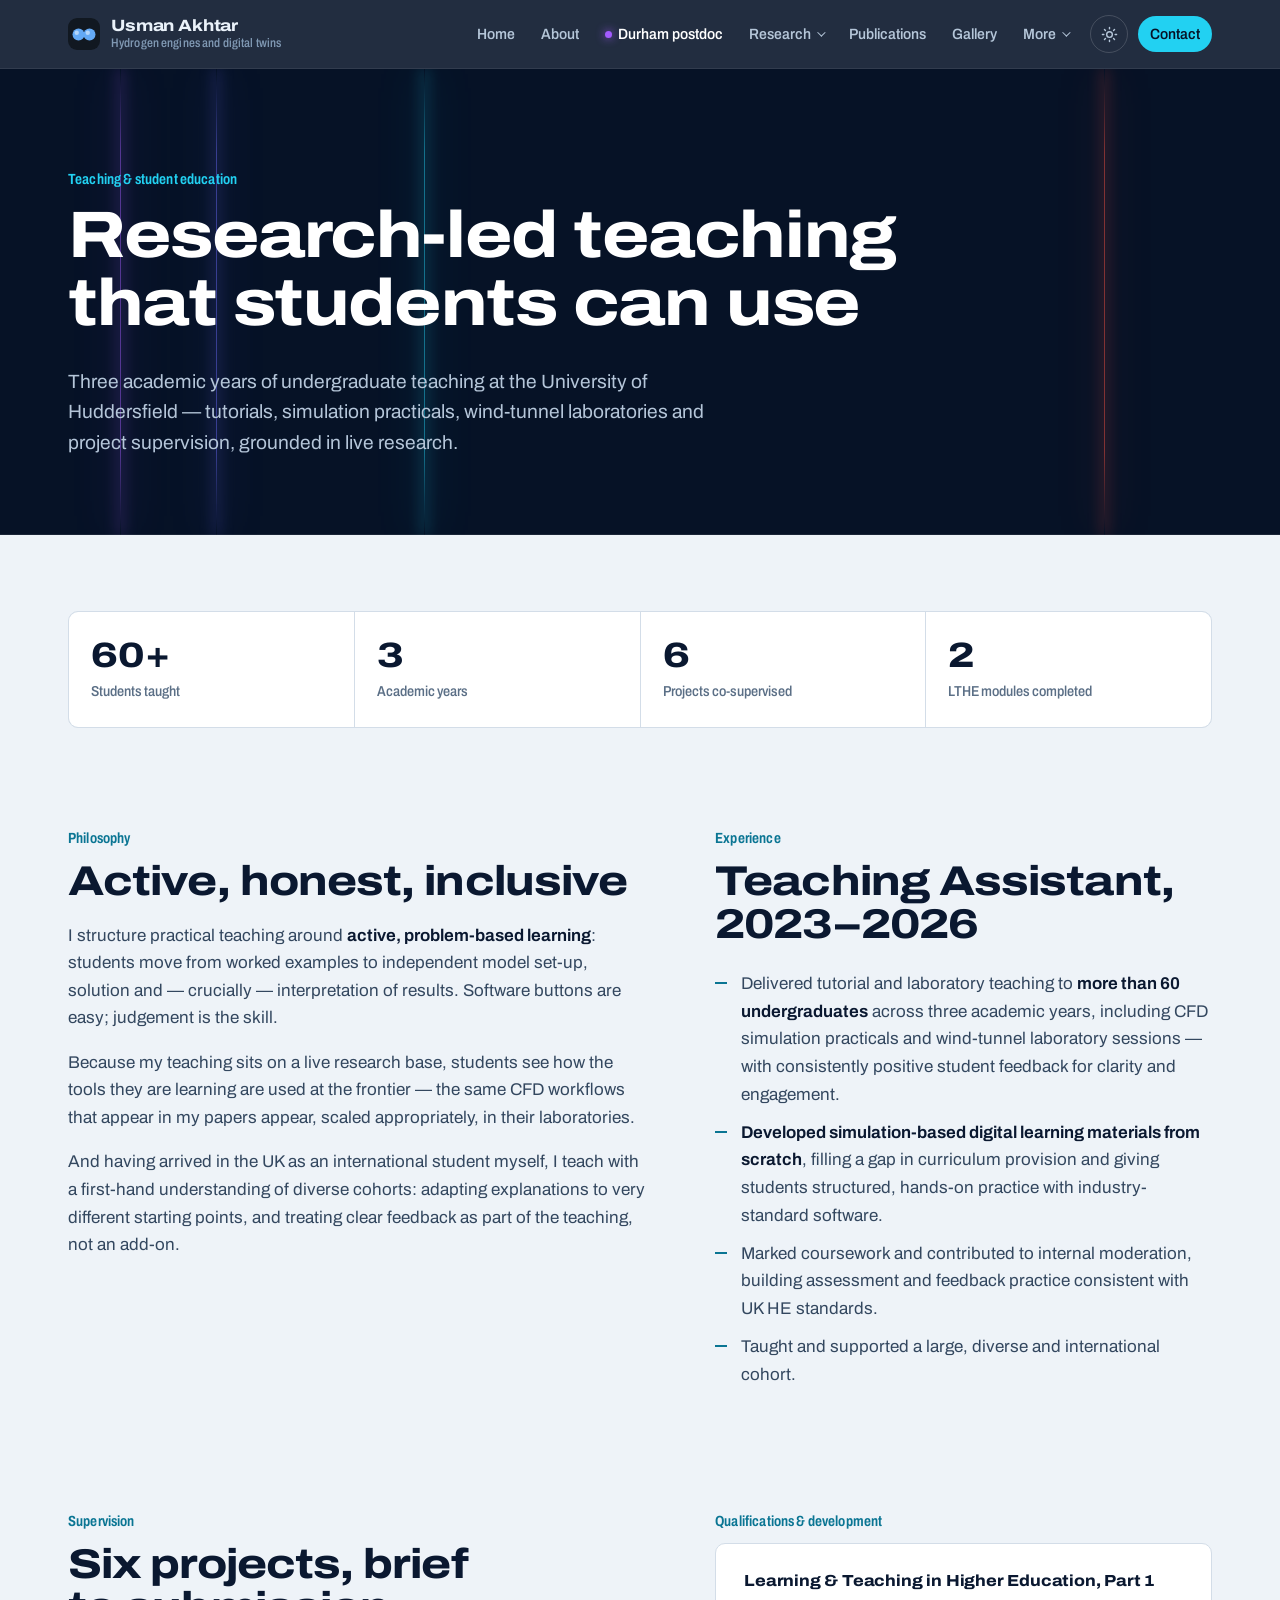
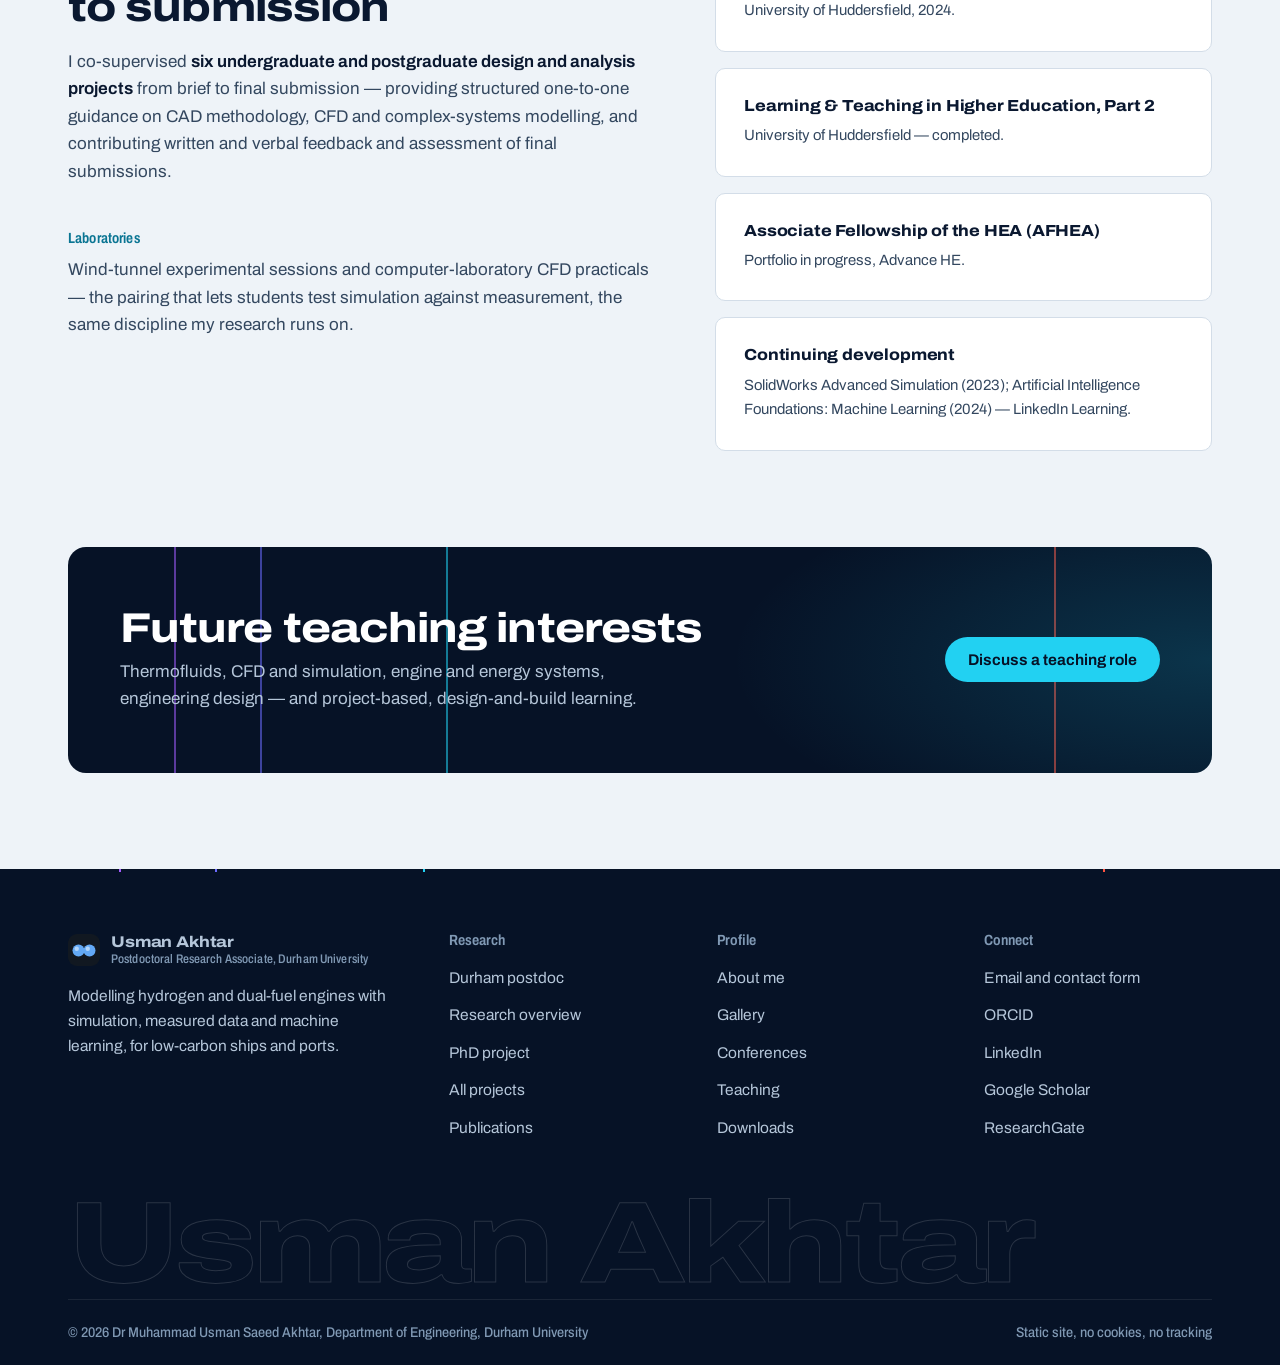
<file: teaching.html>
<!DOCTYPE html>
<html lang="en-GB" data-theme="light">
<head>
<meta charset="UTF-8">
<meta name="viewport" content="width=device-width, initial-scale=1.0">
<title>Teaching: Research-Led Engineering Education | M. U. S. Akhtar</title>
<meta name="description" content="Teaching portfolio of Dr Muhammad Usman Saeed Akhtar — three years of undergraduate teaching at the University of Huddersfield, CFD and wind-tunnel labs, project supervision and HEA-aligned development.">
<meta name="author" content="Dr Muhammad Usman Saeed Akhtar">
<link rel="canonical" href="https://your-domain.example/teaching.html">
<meta property="og:type" content="website">
<meta property="og:title" content="Teaching: Research-Led Engineering Education | M. U. S. Akhtar">
<meta property="og:description" content="Teaching portfolio of Dr Muhammad Usman Saeed Akhtar — three years of undergraduate teaching at the University of Huddersfield, CFD and wind-tunnel labs, project supervision and HEA-aligned development.">
<meta property="og:url" content="https://your-domain.example/teaching.html">
<meta property="og:image" content="https://your-domain.example/assets/images/og-cover.jpg">
<meta property="og:image:width" content="1200">
<meta property="og:image:height" content="630">
<meta name="twitter:card" content="summary_large_image">
<meta name="twitter:title" content="Teaching: Research-Led Engineering Education | M. U. S. Akhtar">
<meta name="twitter:description" content="Teaching portfolio of Dr Muhammad Usman Saeed Akhtar — three years of undergraduate teaching at the University of Huddersfield, CFD and wind-tunnel labs, project supervision and HEA-aligned development.">
<meta name="twitter:image" content="https://your-domain.example/assets/images/og-cover.jpg">
<meta name="theme-color" content="#061226">
<link rel="icon" href="assets/images/favicon.svg" type="image/svg+xml">
<link rel="icon" href="assets/images/favicon-32.png" sizes="32x32" type="image/png">
<link rel="apple-touch-icon" href="assets/images/apple-touch-icon.png">
<link rel="manifest" href="site.webmanifest">
<script>(function(){var d=document.documentElement,t="light";try{t=localStorage.getItem("theme")||(matchMedia("(prefers-color-scheme: dark)").matches?"dark":"light")}catch(e){}d.setAttribute("data-theme",t);if(!matchMedia("(prefers-reduced-motion: reduce)").matches)d.classList.add("ignite")})();</script>
<link rel="stylesheet" href="css/fonts.css">
<link rel="stylesheet" href="css/styles.css">
</head>
<body>
<a class="skip-link" href="#main">Skip to content</a>
<header class="site-header">
  <div class="wrap nav">
    <a class="brand" href="index.html">
      <img src="assets/images/favicon.svg" alt="" width="32" height="32">
      <span>Usman Akhtar<small>Hydrogen engines and digital twins</small></span>
    </a>
    <button class="nav-burger" aria-label="Open menu" aria-expanded="false"><span></span><span></span><span></span></button>
    <ul class="nav-links">
      <li><a href="index.html">Home</a></li>
      <li><a href="about.html">About</a></li>
      <li><a class="nav-durham" href="durham.html">Durham postdoc</a></li>
      <li class="has-sub">
        <button class="sub-toggle" aria-expanded="false" aria-haspopup="true">Research</button>
        <ul class="sub">
          <li><a href="research.html">Research overview</a></li>
          <li><a href="phd-project.html">PhD project</a></li>
          <li><a href="projects.html">All projects</a></li>
        </ul>
      </li>
      <li><a href="publications.html">Publications</a></li>
      <li><a href="gallery.html">Gallery</a></li>
      <li class="has-sub">
        <button class="sub-toggle" aria-expanded="false" aria-haspopup="true">More</button>
        <ul class="sub">
          <li><a href="conferences.html">Conferences</a></li>
          <li><a href="teaching.html" aria-current="page">Teaching</a></li>
          <li><a href="expertise.html">Expertise and software</a></li>
          <li><a href="achievements.html">Awards and development</a></li>
          <li><a href="downloads.html">Downloads</a></li>
        </ul>
      </li>
      <li class="nav-actions">
        <button class="theme-toggle" aria-label="Switch to dark mode">
          <svg class="sun" width="17" height="17" viewBox="0 0 24 24" fill="none" stroke="currentColor" stroke-width="2" stroke-linecap="round" aria-hidden="true"><circle cx="12" cy="12" r="4"/><path d="M12 2v2m0 16v2M4.9 4.9l1.4 1.4m11.4 11.4 1.4 1.4M2 12h2m16 0h2M4.9 19.1l1.4-1.4M17.7 6.3l1.4-1.4"/></svg>
          <svg class="moon" width="16" height="16" viewBox="0 0 24 24" fill="none" stroke="currentColor" stroke-width="2" stroke-linecap="round" stroke-linejoin="round" aria-hidden="true"><path d="M21 12.8A9 9 0 1 1 11.2 3a7 7 0 0 0 9.8 9.8Z"/></svg>
        </button>
        <a class="btn btn-primary btn-sm nav-contact" href="contact.html">Contact</a>
      </li>
    </ul>
  </div>
</header>
<main id="main">
<section class="page-hero">
  <div class="spectra" aria-hidden="true"><i></i><i></i><i></i><i></i></div>
  <div class="wrap">
    <p class="eyebrow">Teaching &amp; student education</p>
    <h1>Research-led teaching that students can use</h1>
    <p class="lead">Three academic years of undergraduate teaching at the University of Huddersfield &mdash; tutorials, simulation practicals, wind-tunnel laboratories and project supervision, grounded in live research.</p>
  </div>
</section>

<section class="section">
  <div class="wrap">
    <div class="stats reveal" style="grid-template-columns:repeat(4,1fr)">
      <div class="stat"><b data-count="60" data-suffix="+">0</b><span>Students taught</span></div>
      <div class="stat"><b data-count="3">0</b><span>Academic years</span></div>
      <div class="stat"><b data-count="6">0</b><span>Projects co-supervised</span></div>
      <div class="stat"><b data-count="2">0</b><span>LTHE modules completed</span></div>
    </div>
  </div>
</section>

<section class="section">
  <div class="wrap split">
    <div class="reveal">
      <p class="eyebrow">Philosophy</p>
      <h2>Active, honest, inclusive</h2>
      <p>I structure practical teaching around <strong>active, problem-based learning</strong>: students move from worked examples to independent model set-up, solution and &mdash; crucially &mdash; interpretation of results. Software buttons are easy; judgement is the skill.</p>
      <p>Because my teaching sits on a live research base, students see how the tools they are learning are used at the frontier &mdash; the same CFD workflows that appear in my papers appear, scaled appropriately, in their laboratories.</p>
      <p>And having arrived in the UK as an international student myself, I teach with a first-hand understanding of diverse cohorts: adapting explanations to very different starting points, and treating clear feedback as part of the teaching, not an add-on.</p>
    </div>
    <div class="reveal">
      <p class="eyebrow">Experience</p>
      <h2>Teaching Assistant, 2023&ndash;2026</h2>
      <ul class="tick">
        <li>Delivered tutorial and laboratory teaching to <strong>more than 60 undergraduates</strong> across three academic years, including CFD simulation practicals and wind-tunnel laboratory sessions &mdash; with consistently positive student feedback for clarity and engagement.</li>
        <li><strong>Developed simulation-based digital learning materials from scratch</strong>, filling a gap in curriculum provision and giving students structured, hands-on practice with industry-standard software.</li>
        <li>Marked coursework and contributed to internal moderation, building assessment and feedback practice consistent with UK HE standards.</li>
        <li>Taught and supported a large, diverse and international cohort.</li>
      </ul>
    </div>
  </div>
</section>

<section class="section">
  <div class="wrap split">
    <div class="reveal">
      <p class="eyebrow">Supervision</p>
      <h2>Six projects, brief to submission</h2>
      <p>I co-supervised <strong>six undergraduate and postgraduate design and analysis projects</strong> from brief to final submission &mdash; providing structured one-to-one guidance on CAD methodology, CFD and complex-systems modelling, and contributing written and verbal feedback and assessment of final submissions.</p>
      <p class="eyebrow mt-3" style="margin-bottom:8px">Laboratories</p>
      <p>Wind-tunnel experimental sessions and computer-laboratory CFD practicals &mdash; the pairing that lets students test simulation against measurement, the same discipline my research runs on.</p>
    </div>
    <div class="reveal">
      <p class="eyebrow">Qualifications &amp; development</p>
      <div class="card mb-2"><h3 style="font-size:1rem">Learning &amp; Teaching in Higher Education, Part 1</h3><p class="small" style="margin:0">University of Huddersfield, 2024.</p></div>
      <div class="card mb-2"><h3 style="font-size:1rem">Learning &amp; Teaching in Higher Education, Part 2</h3><p class="small" style="margin:0">University of Huddersfield &mdash; completed.</p></div>
      <div class="card mb-2"><h3 style="font-size:1rem">Associate Fellowship of the HEA (AFHEA)</h3><p class="small" style="margin:0">Portfolio in progress, Advance HE.</p></div>
      <div class="card"><h3 style="font-size:1rem">Continuing development</h3><p class="small" style="margin:0">SolidWorks Advanced Simulation (2023); Artificial Intelligence Foundations: Machine Learning (2024) &mdash; LinkedIn Learning.</p></div>
    </div>
  </div>
</section>

<section class="section">
  <div class="wrap">
    <div class="cta-band reveal">
      <div>
        <h2>Future teaching interests</h2>
        <p>Thermofluids, CFD and simulation, engine and energy systems, engineering design &mdash; and project-based, design-and-build learning.</p>
      </div>
      <a class="btn btn-primary" href="contact.html">Discuss a teaching role</a>
    </div>
  </div>
</section>
</main>
<footer class="site-footer">
  <div class="wrap">
    <div class="footer-grid">
      <div class="footer-brand">
        <a class="brand" href="index.html">
          <img src="assets/images/favicon.svg" alt="" width="32" height="32">
          <span>Usman Akhtar<small>Postdoctoral Research Associate, Durham University</small></span>
        </a>
        <p>Modelling hydrogen and dual-fuel engines with simulation, measured data and machine learning, for low-carbon ships and ports.</p>
      </div>
      <div>
        <h4>Research</h4>
        <ul>
          <li><a href="durham.html">Durham postdoc</a></li>
          <li><a href="research.html">Research overview</a></li>
          <li><a href="phd-project.html">PhD project</a></li>
          <li><a href="projects.html">All projects</a></li>
          <li><a href="publications.html">Publications</a></li>
        </ul>
      </div>
      <div>
        <h4>Profile</h4>
        <ul>
          <li><a href="about.html">About me</a></li>
          <li><a href="gallery.html">Gallery</a></li>
          <li><a href="conferences.html">Conferences</a></li>
          <li><a href="teaching.html">Teaching</a></li>
          <li><a href="downloads.html">Downloads</a></li>
        </ul>
      </div>
      <div>
        <h4>Connect</h4>
        <ul>
          <li><a href="contact.html">Email and contact form</a></li>
          <li><a href="https://orcid.org/0009-0002-7850-0737" rel="me noopener" target="_blank">ORCID</a></li>
          <li><a href="https://www.linkedin.com/in/dr-muhammad-usman-saeed-akhtar-phd-051b201b5/" rel="me noopener" target="_blank">LinkedIn</a></li>
          <li><a href="https://scholar.google.com/citations?user=2fQxxucAAAAJ&amp;hl=en" rel="noopener" target="_blank">Google Scholar</a></li>
          <li><a href="https://www.researchgate.net/profile/Muhammad-Akhtar-149" rel="noopener" target="_blank">ResearchGate</a></li>
        </ul>
      </div>
    </div>
    <div class="footer-sign" aria-hidden="true">Usman Akhtar</div>
    <div class="footer-bottom">
      <span>&copy; <span id="year">2026</span> Dr Muhammad Usman Saeed Akhtar, Department of Engineering, Durham University</span>
      <span>Static site, no cookies, no tracking</span>
    </div>
  </div>
</footer>
<button class="back-to-top" aria-label="Back to top">
  <svg width="16" height="16" viewBox="0 0 24 24" fill="none" stroke="currentColor" stroke-width="2.4" stroke-linecap="round" stroke-linejoin="round" aria-hidden="true"><path d="M12 19V5m-7 7 7-7 7 7"/></svg>
</button>
<script src="js/main.js"></script>
</body>
</html>
</file>
<file: css/fonts.css>
/* Archivo variable font (SIL Open Font Licence, see assets/fonts/OFL-Archivo.txt).
   Embedded as data so the site shows its proper typeface even when index.html
   is opened straight from the folder (browsers block font files on file://). */
@font-face { font-family: "Archivo"; font-style: normal; font-display: swap; font-weight: 100 900; font-stretch: 62% 125%;
  src: url([data-uri]) format("woff2");
  unicode-range: U+0000-00FF, U+0131, U+0152-0153, U+02BB-02BC, U+02C6, U+02DA, U+02DC, U+0304, U+0308, U+0329, U+2000-206F, U+20AC, U+2122, U+2191, U+2193, U+2212, U+2215, U+FEFF, U+FFFD; }
@font-face { font-family: "Archivo"; font-style: italic; font-display: swap; font-weight: 100 900; font-stretch: 62% 125%;
  src: url([data-uri]) format("woff2");
  unicode-range: U+0000-00FF, U+0131, U+0152-0153, U+02BB-02BC, U+02C6, U+02DA, U+02DC, U+0304, U+0308, U+0329, U+2000-206F, U+20AC, U+2122, U+2191, U+2193, U+2212, U+2215, U+FEFF, U+FFFD; }
@font-face { font-family: "Archivo"; font-style: normal; font-display: swap; font-weight: 100 900; font-stretch: 62% 125%;
  src: url(../assets/fonts/archivo-latin-ext-wdth-normal.woff2) format("woff2");
  unicode-range: U+0100-02BA, U+02BD-02C5, U+02C7-02CC, U+02CE-02D7, U+02DD-02FF, U+0304, U+0308, U+0329, U+1D00-1DBF, U+1E00-1E9F, U+1EF2-1EFF, U+2020, U+20A0-20AB, U+20AD-20C0, U+2113, U+2C60-2C7F, U+A720-A7FF; }
</file>
<file: css/styles.css>
/* ==========================================================================
   Dr Muhammad Usman Saeed Akhtar — portfolio
   Design direction: "the hydrogen fingerprint".
   Deep marine night meets the four visible emission lines of hydrogen
   (H-delta 410 nm, H-gamma 434 nm, H-beta 486 nm, H-alpha 656 nm).
   The lines are the site's signature: they run through every dark band,
   placed at their true wavelength positions on a 380 to 700 nm scale.
   One type family (Archivo, variable width): expanded for display,
   normal for reading, condensed for small labels.
   ========================================================================== */

/* @font-face rules live in css/fonts.css */

/* ---------- 1. Tokens ---------- */
:root {
  /* hydrogen emission lines */
  --h-delta: #A35BFF;   /* 410 nm */
  --h-gamma: #6B6BFF;   /* 434 nm */
  --h-beta:  #22D1F2;   /* 486 nm */
  --h-alpha: #FF5340;   /* 656 nm */

  /* marine night (always-dark bands) */
  --abyss: #061226;
  --hull: #0B1D38;
  --deck: #17304F;
  --night-ink: #EAF2FA;
  --night-ink-2: #B5C6D9;
  --night-muted: #8099B4;

  /* light theme */
  --bg: #EEF3F8;
  --surface: #FFFFFF;
  --surface-2: #E3EBF4;
  --ink: #0A1830;
  --ink-2: #33475F;
  --muted: #5B6F86;
  --line: #D3DDE8;
  --line-strong: #AFC0D2;
  --accent: #0A7593;
  --accent-ink: #075E77;
  --accent-soft: #DDF1F7;
  --flame: #C2321F;
  --ok: #17845A;

  --radius-lg: 18px;
  --radius: 10px;
  --radius-sm: 6px;
  --font: "Archivo", "Archivo Variable", "Segoe UI", system-ui, -apple-system, Roboto, sans-serif;
  --wrap: 1200px;
  --header-h: 68px;
  --spectrum-lines:
    linear-gradient(90deg, transparent calc(9.375% - 1px), var(--h-delta) calc(9.375% - 1px), var(--h-delta) calc(9.375% + 1px), transparent calc(9.375% + 1px)),
    linear-gradient(90deg, transparent calc(16.875% - 1px), var(--h-gamma) calc(16.875% - 1px), var(--h-gamma) calc(16.875% + 1px), transparent calc(16.875% + 1px)),
    linear-gradient(90deg, transparent calc(33.125% - 1px), var(--h-beta) calc(33.125% - 1px), var(--h-beta) calc(33.125% + 1px), transparent calc(33.125% + 1px)),
    linear-gradient(90deg, transparent calc(86.25% - 1px), var(--h-alpha) calc(86.25% - 1px), var(--h-alpha) calc(86.25% + 1px), transparent calc(86.25% + 1px));
}
[data-theme="dark"] {
  --bg: #071428;
  --surface: #0C1D37;
  --surface-2: #11284A;
  --ink: #EAF2FA;
  --ink-2: #BCCBDC;
  --muted: #8298B0;
  --line: #1B3354;
  --line-strong: #2A4A73;
  --accent: #3FD6F2;
  --accent-ink: #8BE6F7;
  --accent-soft: #0D2D45;
  --flame: #FF7A66;
  --ok: #43C98F;
}

/* ---------- 2. Base ---------- */
*, *::before, *::after { box-sizing: border-box; }
html { scroll-behavior: smooth; scroll-padding-top: calc(var(--header-h) + 18px); -webkit-text-size-adjust: 100%; }
body {
  margin: 0;
  background: var(--bg);
  color: var(--ink);
  font: 400 1.0625rem/1.62 var(--font);
  font-stretch: 100%;
  -webkit-font-smoothing: antialiased;
  text-rendering: optimizeLegibility;
}
img, video { max-width: 100%; height: auto; display: block; }
a { color: var(--accent); text-decoration: underline; text-decoration-thickness: 1px; text-underline-offset: 3px; text-decoration-color: color-mix(in srgb, currentColor 35%, transparent); }
a:hover { text-decoration-color: currentColor; }
:focus-visible { outline: 2px solid var(--h-beta); outline-offset: 3px; border-radius: 4px; }
::selection { background: var(--h-beta); color: var(--abyss); }

h1, h2, h3 { font-family: var(--font); font-stretch: 118%; font-weight: 760; line-height: 1.04; color: var(--ink); margin: 0 0 .45em; letter-spacing: -.022em; text-wrap: balance; }
h1 { font-size: clamp(2.3rem, 5.2vw, 4.1rem); }
h2 { font-size: clamp(1.75rem, 3.4vw, 2.6rem); }
h3 { font-size: 1.3rem; line-height: 1.18; font-stretch: 110%; letter-spacing: -.012em; }
h4 { font: 700 1rem/1.35 var(--font); font-stretch: 105%; margin: 0 0 .4em; }
p { margin: 0 0 1em; color: var(--ink-2); }
p:last-child { margin-bottom: 0; }
.lead { font-size: 1.2rem; line-height: 1.6; color: var(--ink-2); max-width: 60ch; }
strong { color: var(--ink); font-weight: 650; }
em { font-style: italic; }
sub { font-size: .7em; }
code { font-size: .9em; background: var(--surface-2); padding: .1em .35em; border-radius: 4px; }

ul.tick { list-style: none; padding: 0; margin: 0 0 1em; }
ul.tick li { padding: .32em 0 .32em 1.5em; position: relative; color: var(--ink-2); }
ul.tick li::before { content: ""; position: absolute; left: 0; top: 1em; width: .7em; height: 2px; background: var(--accent); }

.skip-link { position: absolute; left: -999px; top: 8px; background: var(--h-beta); color: var(--abyss); padding: .6em 1em; border-radius: 8px; z-index: 300; font-weight: 700; }
.skip-link:focus { left: 8px; }

/* ---------- 3. Layout ---------- */
.wrap { max-width: var(--wrap); margin: 0 auto; padding: 0 28px; }
.section { padding: 96px 0; }
.section + .section { padding-top: 0; }
.section-head { max-width: 760px; margin-bottom: 44px; }
.section-head .lead { margin-top: 4px; }
.grid { display: grid; gap: 24px; }
.cols-2 { grid-template-columns: repeat(2, 1fr); }
.cols-3 { grid-template-columns: repeat(3, 1fr); }
.cols-4 { grid-template-columns: repeat(4, 1fr); }
.split { display: grid; grid-template-columns: 1.08fr .92fr; gap: 64px; align-items: start; }
@media (max-width: 960px) {
  .cols-3, .cols-4 { grid-template-columns: repeat(2, 1fr); }
  .split { grid-template-columns: 1fr; gap: 40px; }
}
@media (max-width: 640px) {
  .wrap { padding: 0 20px; }
  .cols-2, .cols-3, .cols-4 { grid-template-columns: 1fr; }
  .section { padding: 64px 0; }
}

/* small label above a heading: sentence case, condensed */
.eyebrow {
  display: inline-block;
  font: 650 .92rem/1.2 var(--font);
  font-stretch: 78%;
  letter-spacing: .01em;
  color: var(--accent);
  margin-bottom: 12px;
}

/* the spectral strip: a recurring signature divider */
.reaction {
  position: relative;
  display: flex; justify-content: space-between; align-items: center; gap: 16px; flex-wrap: wrap;
  padding: 18px 0;
  border-top: 1px solid var(--line);
  border-bottom: 1px solid var(--line);
  font: 550 .95rem/1.45 var(--font);
  font-stretch: 85%;
  color: var(--muted);
}
.reaction::before {
  content: ""; position: absolute; left: 0; right: 0; top: -1px; height: 7px;
  background: var(--spectrum-lines); opacity: .9;
}
.reaction .rx { color: var(--ink-2); }
.reaction .rx b { color: var(--accent); font-weight: 650; }

/* ---------- 4. Header (always night) ---------- */
.site-header {
  position: sticky; top: 0; z-index: 100;
  background: color-mix(in srgb, var(--abyss) 88%, transparent);
  backdrop-filter: blur(14px) saturate(140%);
  -webkit-backdrop-filter: blur(14px) saturate(140%);
  border-bottom: 1px solid rgba(255, 255, 255, .07);
  color: var(--night-ink);
  transition: background-color .3s ease, border-color .3s ease;
}
.site-header.is-over { position: fixed; left: 0; right: 0; background: transparent; border-bottom-color: transparent; backdrop-filter: none; -webkit-backdrop-filter: none; }
.site-header.is-over.scrolled { background: color-mix(in srgb, var(--abyss) 88%, transparent); border-bottom-color: rgba(255,255,255,.07); backdrop-filter: blur(14px) saturate(140%); -webkit-backdrop-filter: blur(14px) saturate(140%); }
.nav { display: flex; align-items: center; gap: 20px; height: var(--header-h); }
.brand { display: flex; align-items: center; gap: 11px; color: var(--night-ink); text-decoration: none; font: 760 1.02rem/1.1 var(--font); font-stretch: 115%; letter-spacing: -.01em; }
.brand:hover { color: #fff; }
.brand img { width: 32px; height: 32px; border-radius: 9px; }
.brand small { display: block; font: 550 .78rem/1.2 var(--font); font-stretch: 80%; letter-spacing: .01em; color: var(--night-muted); margin-top: 2px; }
.nav-links { display: flex; align-items: center; gap: 2px; list-style: none; margin: 0 0 0 auto; padding: 0; }
.nav-links > li { position: relative; }
.nav-links a, .nav-links .sub-toggle {
  display: inline-flex; align-items: center; gap: 6px;
  font: 560 .93rem/1 var(--font); font-stretch: 92%;
  color: var(--night-ink-2); text-decoration: none;
  padding: 11px 12px; border-radius: 999px;
  background: none; border: 0; cursor: pointer;
}
.nav-links a:hover, .nav-links .sub-toggle:hover { color: #fff; background: rgba(255,255,255,.08); }
.nav-links a[aria-current="page"] { color: #fff; box-shadow: inset 0 -2px 0 var(--h-beta); border-radius: 0; }
.nav-links .nav-durham { color: #fff; }
.nav-links .nav-durham::before { content: ""; width: 7px; height: 7px; border-radius: 50%; background: var(--h-delta); box-shadow: 0 0 10px var(--h-delta); }
.sub-toggle::after { content: ""; width: 6px; height: 6px; border-right: 1.6px solid currentColor; border-bottom: 1.6px solid currentColor; transform: rotate(45deg) translateY(-2px); }
.sub {
  position: absolute; top: calc(100% + 8px); left: 0; min-width: 236px;
  background: var(--hull); border: 1px solid rgba(255,255,255,.1); border-radius: 12px;
  box-shadow: 0 24px 50px -20px rgba(0,0,0,.6); padding: 6px; margin: 0; list-style: none;
  opacity: 0; visibility: hidden; transform: translateY(-4px);
  transition: opacity .15s ease, transform .15s ease, visibility .15s;
}
.has-sub.open .sub { opacity: 1; visibility: visible; transform: none; }
.sub a { display: block; padding: 10px 12px; width: 100%; border-radius: 8px; }
.nav-links .sub a[aria-current="page"] { box-shadow: inset 2px 0 0 var(--h-beta); border-radius: 0 8px 8px 0; }
.nav-actions { display: flex; align-items: center; gap: 10px; margin-left: 8px; }
.theme-toggle {
  width: 38px; height: 38px; border-radius: 50%;
  border: 1px solid rgba(255,255,255,.16); background: transparent;
  color: var(--night-ink-2); cursor: pointer; display: grid; place-items: center;
}
.theme-toggle:hover { color: #fff; border-color: rgba(255,255,255,.4); }
.theme-toggle .moon, [data-theme="dark"] .theme-toggle .sun { display: none; }
[data-theme="dark"] .theme-toggle .moon { display: block; }
.nav-burger { display: none; width: 42px; height: 42px; border: 1px solid rgba(255,255,255,.18); background: transparent; border-radius: 10px; cursor: pointer; padding: 0; margin-left: auto; }
.nav-burger span { display: block; width: 18px; height: 2px; background: var(--night-ink); margin: 4px auto; border-radius: 2px; transition: transform .2s ease, opacity .2s ease; }

@media (max-width: 1080px) {
  .nav-burger { display: block; }
  .nav-links {
    position: fixed; inset: var(--header-h) 0 auto 0;
    max-height: calc(100dvh - var(--header-h)); overflow: auto;
    flex-direction: column; align-items: stretch; gap: 0;
    background: var(--abyss); border-bottom: 1px solid rgba(255,255,255,.08);
    padding: 10px 18px 24px; display: none;
  }
  body.nav-open .nav-links { display: flex; }
  body.nav-open .site-header.is-over { background: var(--abyss); }
  body.nav-open .nav-burger span:nth-child(1) { transform: translateY(6px) rotate(45deg); }
  body.nav-open .nav-burger span:nth-child(2) { opacity: 0; }
  body.nav-open .nav-burger span:nth-child(3) { transform: translateY(-6px) rotate(-45deg); }
  .nav-links a, .nav-links .sub-toggle { width: 100%; padding: 14px 10px; font-size: 1.05rem; border-radius: 8px; }
  .nav-links a[aria-current="page"] { box-shadow: inset 3px 0 0 var(--h-beta); }
  .sub { position: static; opacity: 1; visibility: visible; transform: none; box-shadow: none; border: 0; border-left: 1px solid rgba(255,255,255,.14); border-radius: 0; margin: 0 0 6px 14px; display: none; background: transparent; }
  .has-sub.open .sub { display: block; }
  .nav-actions { margin: 14px 0 0; }
}

/* ---------- 5. Buttons, badges, pills ---------- */
.btn {
  display: inline-flex; align-items: center; justify-content: center; gap: 9px;
  font: 650 .97rem/1 var(--font); font-stretch: 100%;
  padding: 14px 22px; border-radius: 999px; text-decoration: none;
  border: 1px solid transparent; cursor: pointer;
  transition: background-color .18s ease, color .18s ease, border-color .18s ease, transform .18s ease;
}
.btn:active { transform: translateY(1px); }
.btn-primary { background: var(--accent); color: #fff; }
.btn-primary:hover { background: var(--accent-ink); color: #fff; }
[data-theme="dark"] .btn-primary { color: var(--abyss); }
.btn-ghost { background: transparent; color: var(--ink); border-color: var(--line-strong); }
.btn-ghost:hover { border-color: var(--accent); color: var(--accent); }
.btn-sm { padding: 10px 16px; font-size: .88rem; }
.btn[aria-disabled="true"] { opacity: .55; cursor: not-allowed; }
.btn svg { flex: none; }

/* buttons on night bands */
.night .btn-primary, .hero-cinema .btn-primary, .site-header .btn-primary, .cta-band .btn-primary { background: var(--h-beta); color: var(--abyss); }
.night .btn-primary:hover, .hero-cinema .btn-primary:hover, .site-header .btn-primary:hover, .cta-band .btn-primary:hover { background: #7DE6F8; color: var(--abyss); }
.night .btn-ghost, .hero-cinema .btn-ghost, .cta-band .btn-ghost { color: var(--night-ink); border-color: rgba(255,255,255,.28); background: rgba(6,18,38,.25); }
.night .btn-ghost:hover, .hero-cinema .btn-ghost:hover, .cta-band .btn-ghost:hover { color: #fff; border-color: #fff; }

.badge {
  display: inline-block; font: 600 .8rem/1.15 var(--font); font-stretch: 85%;
  padding: 6px 11px; border-radius: 999px;
  background: var(--surface-2); color: var(--ink-2); border: 1px solid transparent;
}
.badge-accent { background: var(--accent-soft); color: var(--accent-ink); }
.badge-flame { color: var(--flame); border-color: currentColor; background: transparent; }
.status-pill {
  display: inline-flex; align-items: center; gap: 10px;
  font: 560 .92rem/1.4 var(--font); font-stretch: 92%;
  background: var(--surface); border: 1px solid var(--line);
  color: var(--ink-2); border-radius: 999px; padding: 8px 16px 8px 12px;
}
.status-pill .dot { width: 8px; height: 8px; border-radius: 50%; background: var(--h-delta); box-shadow: 0 0 0 4px color-mix(in srgb, var(--h-delta) 25%, transparent); flex: none; }

/* ---------- 6. Cards & entries ---------- */
.card {
  position: relative;
  background: var(--surface);
  border: 1px solid var(--line);
  border-radius: var(--radius);
  padding: 28px;
}
a.card, .card-link { display: block; color: inherit; text-decoration: none; transition: border-color .2s ease; }
a.card:hover { border-color: var(--accent); }
.card .eyebrow { margin-bottom: 10px; }
.card h3 { margin-bottom: .5em; }
.card-icon {
  width: 46px; height: 46px; border-radius: 12px;
  background: var(--accent-soft); color: var(--accent-ink);
  display: grid; place-items: center; margin-bottom: 18px;
}
.card-icon svg { width: 22px; height: 22px; }
.card .more, .more { font: 650 .95rem/1.2 var(--font); color: var(--accent); }

.pub {
  display: grid; grid-template-columns: 72px 1fr; gap: 22px;
  background: var(--surface); border: 1px solid var(--line);
  border-radius: var(--radius); padding: 26px; margin-bottom: 14px;
}
.pub-if { font: 780 1.15rem/1 var(--font); font-stretch: 112%; color: var(--accent); text-align: center; border-right: 1px solid var(--line); padding-right: 18px; }
.pub-if small { display: block; font: 600 .72rem/1.2 var(--font); font-stretch: 80%; color: var(--muted); margin-top: 6px; }
.pub h3 { font-size: 1.12rem; margin-bottom: 8px; }
.pub-meta { font: 550 .9rem/1.55 var(--font); font-stretch: 88%; color: var(--muted); margin-bottom: 10px; display: flex; flex-wrap: wrap; gap: 4px 14px; }
.pub-meta .journal { color: var(--ink-2); font-style: italic; font-stretch: 100%; }
.pub p { font-size: .97rem; margin-bottom: 10px; }
.pub-actions { display: flex; gap: 8px; flex-wrap: wrap; margin-top: 12px; }
.contribution { font-size: .93rem; color: var(--ink-2); border-left: 2px solid var(--accent); padding-left: 12px; }
@media (max-width: 640px) { .pub { grid-template-columns: 1fr; } .pub-if { border-right: 0; border-bottom: 1px solid var(--line); padding: 0 0 10px; text-align: left; } }

/* ---------- 7. Night bands & the spectral lines ---------- */
.night { background: var(--abyss); color: var(--night-ink); position: relative; isolation: isolate; }
.night h1, .night h2, .night h3, .night strong { color: #fff; }
.night p, .night .lead { color: var(--night-ink-2); }
.night .eyebrow { color: var(--h-beta); }
.night a:not(.btn) { color: #9BE8F8; }
.night .muted { color: var(--night-muted); }

.spectra { position: absolute; inset: 0; pointer-events: none; z-index: -1; overflow: hidden; }
.spectra i {
  position: absolute; top: 0; bottom: 0; width: 1px;
  background: linear-gradient(180deg, transparent 0%, var(--c) 18%, var(--c) 82%, transparent 100%);
  box-shadow: 0 0 14px 1px var(--c), 0 0 46px 2px color-mix(in srgb, var(--c) 55%, transparent);
  opacity: .5; transform-origin: top;
}
.spectra i:nth-child(1) { left: 9.375%;  --c: var(--h-delta); }
.spectra i:nth-child(2) { left: 16.875%; --c: var(--h-gamma); }
.spectra i:nth-child(3) { left: 33.125%; --c: var(--h-beta); }
.spectra i:nth-child(4) { left: 86.25%;  --c: var(--h-alpha); }

/* ---------- 8. Home hero (cinema) ---------- */
.hero-cinema {
  position: relative; min-height: 100vh; min-height: 100svh;
  display: flex; flex-direction: column; justify-content: flex-end;
  background: var(--abyss); color: var(--night-ink); overflow: hidden; isolation: isolate;
}
.hero-video { position: absolute; inset: 0; z-index: -3; }
.hero-video video, .hero-video img { width: 100%; height: 100%; object-fit: cover; }
.hero-cinema::before { /* legibility veil */
  content: ""; position: absolute; inset: 0; z-index: -2;
  background:
    linear-gradient(90deg, rgba(6,18,38,.94) 0%, rgba(6,18,38,.78) 42%, rgba(6,18,38,.35) 75%, rgba(6,18,38,.55) 100%),
    linear-gradient(0deg, rgba(6,18,38,1) 0%, rgba(6,18,38,0) 38%);
}
.hero-cinema .spectra { z-index: -1; }
.hero-cinema .spectra i { opacity: .62; }
.hero-inner { padding-top: calc(var(--header-h) + 64px); padding-bottom: 40px; }
.hero-kicker { display: flex; align-items: center; gap: 12px; flex-wrap: wrap; margin-bottom: 26px; font: 600 1rem/1.3 var(--font); font-stretch: 85%; color: var(--night-ink-2); }
.hero-kicker .live { display: inline-flex; align-items: center; gap: 9px; color: #fff; background: rgba(163,91,255,.16); border: 1px solid rgba(163,91,255,.5); padding: 7px 14px 7px 11px; border-radius: 999px; }
.hero-kicker .live::before { content: ""; width: 8px; height: 8px; border-radius: 50%; background: var(--h-delta); box-shadow: 0 0 12px var(--h-delta); }
.hero-name {
  font-size: clamp(2.1rem, 5.7vw, 5.6rem);
  font-stretch: 125%; font-weight: 820; line-height: .92; letter-spacing: -.035em;
  color: #fff; margin: 0 0 30px;
}
.hero-name .ln { white-space: nowrap; }
.hero-name .dr { display: block; font-size: max(.3em, 1.05rem); font-stretch: 100%; font-weight: 500; letter-spacing: 0; color: var(--h-beta); margin-bottom: .55em; line-height: 1; }
.hero-name .ln { display: block; }
.hero-name .ln + .ln { color: transparent; -webkit-text-stroke: 1.4px rgba(255,255,255,.92); }
.hero-role { font: 600 clamp(1.08rem, 1.6vw, 1.3rem)/1.4 var(--font); font-stretch: 100%; color: #fff; margin: 0 0 10px; max-width: 46ch; }
.hero-cinema .lead { color: var(--night-ink-2); max-width: 54ch; margin-bottom: 30px; }
.hero-ctas { display: flex; flex-wrap: wrap; gap: 12px; margin: 26px 0 0; }
.hero-foot {
  margin-top: 64px; padding: 22px 0 26px;
  border-top: 1px solid rgba(255,255,255,.14);
  display: grid; grid-template-columns: repeat(4, 1fr) auto; gap: 18px 28px; align-items: start;
}
.readout b { display: block; font: 800 clamp(1.7rem, 2.8vw, 2.4rem)/1 var(--font); font-stretch: 120%; color: #fff; letter-spacing: -.02em; font-variant-numeric: tabular-nums; }
.readout span { display: block; margin-top: 7px; font: 550 .9rem/1.35 var(--font); font-stretch: 85%; color: var(--night-muted); }
.video-toggle {
  display: inline-flex; align-items: center; gap: 8px; justify-self: end; align-self: center;
  font: 600 .85rem/1 var(--font); font-stretch: 85%; color: var(--night-ink-2);
  background: rgba(6,18,38,.4); border: 1px solid rgba(255,255,255,.2); border-radius: 999px; padding: 9px 14px; cursor: pointer;
}
.video-toggle:hover { color: #fff; border-color: rgba(255,255,255,.5); }
.spectra-legend { position: absolute; left: 0; right: 0; bottom: 6px; height: 16px; z-index: -1; pointer-events: none; font: 600 .7rem/1 var(--font); font-stretch: 80%; color: rgba(255,255,255,.45); }
.spectra-legend span { position: absolute; transform: translateX(6px); white-space: nowrap; }
@media (max-width: 960px) {
  .hero-foot { grid-template-columns: repeat(2, 1fr); }
  .video-toggle { justify-self: start; }
  .hero-cinema::before { background: linear-gradient(0deg, rgba(6,18,38,1) 0%, rgba(6,18,38,.82) 55%, rgba(6,18,38,.55) 100%); }
}
@media (max-width: 640px) {
  .hero-name { font-stretch: 100%; letter-spacing: -.03em; font-size: clamp(2.1rem, 10.4vw, 3rem); }
  .hero-name .ln { white-space: normal; }
  .hero-inner { padding-top: calc(var(--header-h) + 40px); }
  .hero-foot { margin-top: 40px; }
  .spectra-legend { display: none; }
}

/* page-load ignition: the one orchestrated moment */
.ignite .spectra i { animation: ignite 1.1s cubic-bezier(.2,.7,.2,1) both; }
.ignite .spectra i:nth-child(2) { animation-delay: .12s; }
.ignite .spectra i:nth-child(3) { animation-delay: .24s; }
.ignite .spectra i:nth-child(4) { animation-delay: .36s; }
.ignite .hero-name, .ignite .hero-role, .ignite .hero-kicker { animation: rise .9s .45s cubic-bezier(.2,.7,.2,1) both; }
.ignite .hero-cinema .lead, .ignite .hero-ctas { animation: rise .9s .62s cubic-bezier(.2,.7,.2,1) both; }
.ignite .hero-foot { animation: rise .9s .8s cubic-bezier(.2,.7,.2,1) both; }
@keyframes ignite { from { transform: scaleY(0); opacity: 0; } }
@keyframes rise { from { opacity: 0; transform: translateY(18px); } }

/* ---------- 9. Inner page hero ---------- */
.page-hero { position: relative; isolation: isolate; background: var(--abyss); color: var(--night-ink); padding: 96px 0 76px; overflow: hidden; }
.page-hero::after { content: ""; position: absolute; left: 0; right: 0; bottom: 0; height: 1px; background: rgba(255,255,255,.08); }
.page-hero h1 { color: #fff; max-width: 18ch; }
.page-hero strong, .page-hero b { color: #fff; }
.page-hero .lead { color: var(--night-ink-2); margin-top: 8px; }
.page-hero .eyebrow { color: var(--h-beta); }
.page-hero .status-pill { background: rgba(255,255,255,.05); border-color: rgba(255,255,255,.16); color: var(--night-ink-2); }
.page-hero a:not(.btn) { color: #9BE8F8; }
.page-hero .btn-ghost { color: var(--night-ink); border-color: rgba(255,255,255,.28); }
.page-hero .btn-primary { background: var(--h-beta); color: var(--abyss); }
.page-hero .bg-photo { position: absolute; inset: 0; z-index: -3; }
.page-hero .bg-photo img { width: 100%; height: 100%; object-fit: cover; }
.page-hero.has-photo::before { content: ""; position: absolute; inset: 0; z-index: -2; background: linear-gradient(90deg, rgba(6,18,38,.96) 0%, rgba(6,18,38,.82) 50%, rgba(6,18,38,.5) 100%); }
.page-hero + .section { padding-top: 76px; }
.page-hero.durham .spectra i:nth-child(1) { opacity: .9; }

/* ---------- 10. Stats (legacy) ---------- */
.stats { display: grid; grid-template-columns: repeat(4, 1fr); gap: 1px; background: var(--line); border: 1px solid var(--line); border-radius: var(--radius); overflow: hidden; }
.stat { background: var(--surface); padding: 26px 22px; }
.stat b { display: block; font: 800 2.2rem/1 var(--font); font-stretch: 120%; color: var(--ink); }
.stat span { display: block; margin-top: 8px; font: 550 .9rem/1.4 var(--font); font-stretch: 85%; color: var(--muted); }
@media (max-width: 960px) { .stats { grid-template-columns: repeat(2, 1fr); } }

/* ---------- 11. Timeline ---------- */
.timeline { position: relative; padding-left: 32px; list-style: none; margin: 0; }
.timeline::before { content: ""; position: absolute; left: 8px; top: 8px; bottom: 8px; width: 2px; background: linear-gradient(180deg, var(--h-beta), var(--h-gamma), var(--h-delta)); opacity: .5; border-radius: 2px; }
.timeline li { position: relative; padding: 0 0 30px; }
.timeline li:last-child { padding-bottom: 0; }
.timeline li::before { content: ""; position: absolute; left: -29px; top: 6px; width: 12px; height: 12px; border-radius: 50%; background: var(--bg); border: 2px solid var(--accent); }
.timeline li.flame::before { border-color: var(--h-alpha); background: var(--h-alpha); box-shadow: 0 0 0 4px color-mix(in srgb, var(--h-alpha) 22%, transparent); }
.timeline li.durham::before { border-color: var(--h-delta); background: var(--h-delta); box-shadow: 0 0 0 4px color-mix(in srgb, var(--h-delta) 22%, transparent); }
.timeline .tl-date { font: 650 .9rem/1 var(--font); font-stretch: 82%; color: var(--accent); }
.timeline h3 { font-size: 1.12rem; margin: 7px 0 5px; }
.timeline p { font-size: .98rem; margin: 0; }
.night .timeline li::before { background: var(--abyss); border-color: var(--h-beta); }
.night .timeline .tl-date { color: var(--h-beta); }

/* ---------- 12. Flow diagram (a real sequence) ---------- */
.flow { display: grid; grid-template-columns: repeat(6, 1fr); gap: 0; counter-reset: step; }
.flow-step { position: relative; background: var(--surface); border: 1px solid var(--line); padding: 20px 16px 18px; margin-right: 26px; border-radius: var(--radius-sm); }
.flow-step:last-child { margin-right: 0; }
.flow-step::after { content: ""; position: absolute; right: -20px; top: 50%; width: 14px; height: 2px; background: var(--accent); }
.flow-step:last-child::after { display: none; }
.flow-step b { display: block; font: 700 .98rem/1.3 var(--font); font-stretch: 100%; color: var(--ink); margin-bottom: 6px; }
.flow-step b::before { counter-increment: step; content: counter(step); display: grid; place-items: center; width: 26px; height: 26px; border-radius: 50%; background: var(--accent-soft); color: var(--accent-ink); font: 750 .8rem/1 var(--font); margin-bottom: 10px; }
.flow-step span { font-size: .9rem; color: var(--muted); line-height: 1.5; display: block; }
.flow.cols-5 { grid-template-columns: repeat(5, 1fr); }
@media (max-width: 1040px) {
  .flow, .flow.cols-5 { grid-template-columns: 1fr 1fr; gap: 22px 22px; }
  .flow-step { margin-right: 0; }
  .flow-step::after { display: none; }
}
@media (max-width: 640px) { .flow, .flow.cols-5 { grid-template-columns: 1fr; } }

/* ---------- 13. Skill bars ---------- */
.skill { background: var(--surface); border: 1px solid var(--line); border-radius: var(--radius-sm); padding: 18px 20px; }
.skill-top { display: flex; justify-content: space-between; align-items: baseline; gap: 10px; margin-bottom: 10px; }
.skill-top b { font: 700 1rem/1.3 var(--font); color: var(--ink); }
.skill-top span { font: 600 .82rem/1 var(--font); font-stretch: 82%; color: var(--accent); white-space: nowrap; }
.skill-bar { height: 6px; background: var(--surface-2); border-radius: 4px; overflow: hidden; }
.skill-bar i { display: block; height: 100%; width: 0; background: linear-gradient(90deg, var(--h-gamma), var(--h-beta)); border-radius: 4px; transition: width 1s cubic-bezier(.2,.7,.3,1); }
.skill p { font-size: .9rem; color: var(--muted); margin: 10px 0 0; }

/* ---------- 14. Filters & search ---------- */
.toolbar { display: flex; flex-wrap: wrap; gap: 12px; align-items: center; margin-bottom: 30px; }
.search-box { position: relative; flex: 1 1 260px; max-width: 380px; }
.search-box input { width: 100%; padding: 13px 16px 13px 42px; border: 1px solid var(--line-strong); border-radius: 999px; background: var(--surface); color: var(--ink); font: 400 1rem/1 var(--font); }
.search-box input::placeholder { color: var(--muted); }
.search-box svg { position: absolute; left: 15px; top: 50%; transform: translateY(-50%); width: 16px; height: 16px; color: var(--muted); }
.chips { display: flex; flex-wrap: wrap; gap: 8px; }
.chip { font: 600 .92rem/1 var(--font); font-stretch: 90%; padding: 10px 16px; border-radius: 999px; border: 1px solid var(--line-strong); background: var(--surface); color: var(--ink-2); cursor: pointer; }
.chip:hover { border-color: var(--accent); color: var(--accent); }
.chip[aria-pressed="true"] { background: var(--ink); border-color: var(--ink); color: var(--bg); }
.no-results { display: none; text-align: center; color: var(--muted); border: 1px dashed var(--line-strong); border-radius: var(--radius); padding: 34px; }
.filtering .no-results.show { display: block; }

/* ---------- 15. Panels & CTA ---------- */
.panel { background: var(--surface); border: 1px solid var(--line); border-radius: var(--radius-lg); padding: 34px; }
.panel-accent { background: var(--accent-soft); border-color: transparent; }
.cta-band {
  position: relative; isolation: isolate; overflow: hidden;
  background: var(--abyss); color: var(--night-ink);
  border-radius: var(--radius-lg); padding: 60px 52px;
  display: flex; justify-content: space-between; align-items: center; gap: 30px; flex-wrap: wrap;
}
.cta-band::before { content: ""; position: absolute; inset: 0; z-index: -1; background: var(--spectrum-lines); opacity: .55; filter: blur(.4px); }
.cta-band::after { content: ""; position: absolute; inset: 0; z-index: -1; background: radial-gradient(60% 120% at 100% 50%, rgba(34,209,242,.18), transparent 70%); }
.cta-band h2 { color: #fff; margin-bottom: 8px; }
.cta-band > div:first-child { flex: 1 1 460px; }
.cta-band > div:last-child { flex: none; }
.cta-band p { color: var(--night-ink-2); margin: 0; max-width: 54ch; }
@media (max-width: 640px) { .cta-band { padding: 40px 26px; } }

/* ---------- 16. Footer ---------- */
.site-footer { position: relative; isolation: isolate; background: var(--abyss); color: var(--night-ink-2); margin-top: 0; overflow: hidden; }
.site-footer::before { content: ""; position: absolute; left: 0; right: 0; top: 0; height: 3px; background: var(--spectrum-lines); }
.footer-grid { display: grid; grid-template-columns: 1.5fr 1fr 1fr 1fr; gap: 40px; padding: 64px 0 44px; }
.footer-grid h4 { font: 650 .92rem/1 var(--font); font-stretch: 82%; color: var(--night-muted); margin-bottom: 16px; }
.footer-grid ul { list-style: none; margin: 0; padding: 0; }
.footer-grid li { margin-bottom: 10px; }
.footer-grid a { color: var(--night-ink-2); font-size: .97rem; text-decoration: none; }
.footer-grid a:hover { color: #fff; text-decoration: underline; }
.footer-brand .brand { margin-bottom: 16px; }
.footer-brand p { font-size: .97rem; max-width: 36ch; color: var(--night-ink-2); }
.footer-sign { font: 800 clamp(2.6rem, 9vw, 7.5rem)/.85 var(--font); font-stretch: 125%; letter-spacing: -.04em; color: transparent; -webkit-text-stroke: 1px rgba(255,255,255,.14); white-space: nowrap; overflow: hidden; padding-bottom: 6px; user-select: none; }
.footer-bottom { border-top: 1px solid rgba(255,255,255,.08); padding: 22px 0; display: flex; justify-content: space-between; align-items: center; gap: 14px; flex-wrap: wrap; font: 500 .88rem/1.5 var(--font); font-stretch: 88%; color: var(--night-muted); }
@media (max-width: 960px) { .footer-grid { grid-template-columns: 1fr 1fr; } }
@media (max-width: 560px) { .footer-grid { grid-template-columns: 1fr; } }

/* ---------- 17. Forms ---------- */
.form-grid { display: grid; grid-template-columns: 1fr 1fr; gap: 16px; }
.form-grid .full { grid-column: 1 / -1; }
label { display: block; font: 650 .92rem/1 var(--font); color: var(--ink); margin-bottom: 8px; }
input[type="text"], input[type="email"], textarea, select { width: 100%; padding: 13px 15px; border: 1px solid var(--line-strong); border-radius: 10px; background: var(--surface); color: var(--ink); font: 400 1rem/1.5 var(--font); }
input:focus, textarea:focus { border-color: var(--accent); outline: none; box-shadow: 0 0 0 3px color-mix(in srgb, var(--accent) 22%, transparent); }
textarea { resize: vertical; min-height: 150px; }
.form-note { font-size: .9rem; color: var(--muted); }
@media (max-width: 640px) { .form-grid { grid-template-columns: 1fr; } }

/* ---------- 18. Figures ---------- */
.fig { position: relative; }
.fig-frame { position: relative; border-radius: var(--radius); overflow: hidden; background: var(--surface-2); }
.fig-frame img { width: 100%; }
.fig-frame::after { content: ""; position: absolute; left: 0; right: 0; bottom: 0; height: 4px; background: var(--spectrum-lines); }
.fig-caption { font: 500 .9rem/1.5 var(--font); font-stretch: 88%; color: var(--muted); margin-top: 12px; }
.fig-caption b { color: var(--ink-2); font-weight: 650; }

/* ---------- 19. Home: Durham bento ---------- */
.bento { display: grid; grid-template-columns: repeat(12, 1fr); grid-auto-rows: minmax(0, auto); gap: 18px; }
.tile {
  position: relative; display: flex; flex-direction: column; gap: 10px;
  border-radius: var(--radius-lg); padding: 30px; text-decoration: none; color: inherit;
  background: var(--surface); border: 1px solid var(--line); overflow: hidden; isolation: isolate;
}
.tile:hover { border-color: var(--tc, var(--accent)); }
.tile h3 { margin: 0; }
.tile p { margin: 0; font-size: 1rem; }
.tile .funder { font: 650 .92rem/1.2 var(--font); font-stretch: 82%; color: var(--muted); }
.tile-feature .funder { color: #C59BFF; }
.tile .go { margin-top: auto; padding-top: 10px; font: 650 .95rem/1 var(--font); color: var(--ink); }
.tile::before { content: ""; position: absolute; left: 0; top: 0; bottom: 0; width: 4px; background: var(--tc, var(--accent)); }
.tile-feature { grid-column: span 7; grid-row: span 2; background: var(--hull); border-color: transparent; color: var(--night-ink); padding: 40px; min-height: 420px; --tc: var(--h-delta); }
.tile-feature h3 { color: #fff; font-size: clamp(1.6rem, 2.6vw, 2.2rem); line-height: 1.05; font-stretch: 120%; }
.tile-feature p { color: var(--night-ink-2); font-size: 1.05rem; max-width: 46ch; }
.tile-feature .go { color: #fff; }
.tile-feature::before { width: 100%; height: 100%; background: radial-gradient(70% 90% at 100% 0%, rgba(163,91,255,.32), transparent 65%), radial-gradient(60% 60% at 0% 100%, rgba(34,209,242,.16), transparent 70%); }
.tile-feature .engine-svg { position: absolute; right: 26px; top: 30px; width: 34%; max-width: 250px; opacity: .55; z-index: -1; color: rgba(255,255,255,.3); }
.tile-feature h3 { max-width: 15ch; }
.tile-feature .chips-inline { display: flex; flex-wrap: wrap; gap: 8px; margin-top: 6px; }
.tile-feature .chips-inline span { font: 600 .85rem/1 var(--font); font-stretch: 88%; color: var(--night-ink); background: rgba(255,255,255,.08); border: 1px solid rgba(255,255,255,.14); padding: 8px 12px; border-radius: 999px; }
.tile-side { grid-column: span 5; }
.tile-wide { grid-column: span 12; flex-direction: row; align-items: center; gap: 28px; }
.tile-wide p { max-width: 70ch; }
@media (max-width: 960px) {
  .tile-feature, .tile-side, .tile-wide { grid-column: span 12; }
  .tile-feature { min-height: 0; }
  .tile-wide { flex-direction: column; align-items: flex-start; }
}

/* ---------- 20. Film band ---------- */
.film-band { padding: 104px 0; overflow: hidden; }
.film-grid { display: grid; grid-template-columns: 1.25fr .75fr; gap: 56px; align-items: center; }
.film-frame { position: relative; border-radius: var(--radius-lg); overflow: hidden; aspect-ratio: 16 / 9; background: #000; box-shadow: 0 40px 80px -40px rgba(0,0,0,.8); }
.film-frame img, .film-frame video { width: 100%; height: 100%; object-fit: cover; }
.play {
  position: absolute; inset: 0; display: grid; place-items: center; width: 100%;
  background: linear-gradient(0deg, rgba(6,18,38,.55), rgba(6,18,38,.05)); border: 0; cursor: pointer; color: #fff;
}
.play span { display: grid; place-items: center; width: 92px; height: 92px; border-radius: 50%; background: rgba(255,255,255,.14); border: 1px solid rgba(255,255,255,.5); backdrop-filter: blur(6px); -webkit-backdrop-filter: blur(6px); transition: transform .2s ease, background-color .2s ease; }
.play:hover span { transform: scale(1.06); background: var(--h-beta); color: var(--abyss); }
.play svg { margin-left: 5px; }
.play em { position: absolute; left: 22px; bottom: 18px; font: 600 .92rem/1 var(--font); font-style: normal; font-stretch: 88%; color: #fff; }
.film-title { font-size: clamp(2rem, 3.4vw, 2.9rem); font-stretch: 122%; line-height: .98; }
.journey { list-style: none; margin: 26px 0 30px; padding: 0; display: grid; gap: 14px; }
.journey li { display: grid; grid-template-columns: 124px 1fr; gap: 14px; padding-top: 14px; border-top: 1px solid rgba(255,255,255,.12); }
.journey b { font: 700 .95rem/1.3 var(--font); font-stretch: 85%; color: var(--h-beta); }
.journey span { color: var(--night-ink-2); font-size: .98rem; }
@media (max-width: 960px) { .film-grid { grid-template-columns: 1fr; gap: 36px; } }

/* ---------- 21. Photo mosaic (home) ---------- */
.mosaic { display: grid; grid-template-columns: repeat(6, 1fr); grid-template-rows: 250px 250px; gap: 14px; }
.mosaic figure { position: relative; margin: 0; border-radius: var(--radius); overflow: hidden; background: var(--surface-2); }
.mosaic figure img { width: 100%; height: 100%; object-fit: cover; transition: transform .6s cubic-bezier(.2,.7,.2,1); }
.mosaic figure:hover img { transform: scale(1.04); }
.mosaic figcaption { position: absolute; left: 0; right: 0; bottom: 0; padding: 40px 16px 14px; background: linear-gradient(0deg, rgba(6,18,38,.88), transparent); color: #fff; font: 600 .92rem/1.3 var(--font); font-stretch: 90%; }
.mosaic figcaption small { display: block; color: var(--night-ink-2); font-weight: 500; }
.mosaic .m1 { grid-column: span 3; grid-row: span 2; }
.mosaic .m2 { grid-column: span 3; }
.mosaic .m3 { grid-column: span 1; }
.mosaic .m4 { grid-column: span 2; }
@media (max-width: 960px) {
  .mosaic { grid-template-columns: repeat(2, 1fr); grid-template-rows: none; grid-auto-rows: 220px; }
  .mosaic .m1 { grid-column: span 2; grid-row: span 1; }
  .mosaic .m2, .mosaic .m3, .mosaic .m4 { grid-column: span 1; }
}

/* ---------- 22. Research threads (home) ---------- */
.threads { display: grid; grid-template-columns: repeat(3, 1fr); border-top: 1px solid var(--line); }
.thread { display: block; padding: 34px 32px 34px 0; text-decoration: none; color: inherit; border-bottom: 1px solid var(--line); position: relative; }
.thread + .thread { padding-left: 32px; border-left: 1px solid var(--line); }
.thread::before { content: ""; display: block; width: 44px; height: 4px; border-radius: 2px; background: var(--tc); margin-bottom: 22px; box-shadow: 0 0 16px var(--tc); }
.thread h3 { font-size: 1.45rem; }
.thread p { font-size: 1rem; }
.thread .more { display: inline-block; margin-top: 8px; }
.thread:hover h3 { color: var(--accent); }
@media (max-width: 960px) {
  .threads { grid-template-columns: 1fr; }
  .thread, .thread + .thread { padding: 28px 0; border-left: 0; }
}

/* ---------- 23. Durham page ---------- */
.facts { display: grid; grid-template-columns: repeat(4, auto); justify-content: start; margin-top: 34px; border-top: 1px solid rgba(255,255,255,.14); }
.facts div { padding: 18px 40px 0 0; }
.facts div + div { border-left: 1px solid rgba(255,255,255,.12); padding-left: 40px; }
.facts b { display: block; color: #fff; font: 700 1.05rem/1.3 var(--font); font-stretch: 105%; }
.facts span { display: block; color: var(--night-muted); font: 550 .9rem/1.3 var(--font); font-stretch: 85%; margin-bottom: 4px; }
@media (max-width: 960px) { .facts { grid-template-columns: 1fr; } .facts div, .facts div + div { border-left: 0; padding-left: 0; } }

.project { display: grid; grid-template-columns: 300px 1fr; gap: 48px; padding: 44px 0; border-top: 1px solid var(--line); }
.project:last-of-type { border-bottom: 1px solid var(--line); }
.project-head { position: relative; padding-left: 20px; }
.project-head::before { content: ""; position: absolute; left: 0; top: 4px; bottom: 4px; width: 4px; border-radius: 2px; background: var(--tc, var(--accent)); box-shadow: 0 0 18px var(--tc, var(--accent)); }
.project-head h3 { font-size: 1.6rem; font-stretch: 120%; }
.project-head .funder { font: 650 .95rem/1.35 var(--font); font-stretch: 85%; color: var(--muted); }
.project-body h4 { margin-top: 18px; }
.project-body h4:first-child { margin-top: 0; }
.project-body p { max-width: 70ch; }
@media (max-width: 860px) { .project { grid-template-columns: 1fr; gap: 20px; } }

.pipeline { margin-top: 28px; }
.limits { border-left: 3px solid var(--h-alpha); }
.toolset { display: flex; flex-wrap: wrap; gap: 10px; }
.toolset span { font: 600 .95rem/1 var(--font); font-stretch: 92%; padding: 11px 16px; border-radius: 999px; background: var(--surface); border: 1px solid var(--line); color: var(--ink-2); }

/* ---------- 24. Gallery ---------- */
.films { display: grid; grid-template-columns: 2fr 1fr 1fr; grid-template-rows: auto auto; gap: 16px; }
.clip { position: relative; margin: 0; border-radius: var(--radius); overflow: hidden; background: #000; cursor: pointer; border: 0; padding: 0; text-align: left; color: #fff; display: block; width: 100%; }
.clip img { width: 100%; height: 100%; object-fit: cover; opacity: .9; transition: opacity .2s ease, transform .6s ease; }
.clip:hover img { opacity: 1; transform: scale(1.03); }
.clip .clip-label { position: absolute; left: 0; right: 0; bottom: 0; padding: 40px 16px 14px; background: linear-gradient(0deg, rgba(6,18,38,.9), transparent); font: 650 .98rem/1.3 var(--font); font-stretch: 92%; }
.clip .clip-label small { display: block; font-weight: 500; color: var(--night-ink-2); }
.clip .clip-play { position: absolute; top: 14px; left: 14px; width: 42px; height: 42px; border-radius: 50%; display: grid; place-items: center; background: rgba(6,18,38,.55); border: 1px solid rgba(255,255,255,.4); }
.clip-main { grid-row: span 2; aspect-ratio: auto; min-height: 380px; }
.clip-main .clip-label { font-size: 1.3rem; font-stretch: 115%; padding: 60px 24px 22px; }
.clip-tall { aspect-ratio: 3 / 4; }
@media (max-width: 960px) {
  .films { grid-template-columns: 1fr 1fr; }
  .clip-main { grid-column: span 2; grid-row: auto; min-height: 0; aspect-ratio: 16 / 9; }
}

.gallery { columns: 3 300px; column-gap: 14px; }
@media (max-width: 640px) { .gallery { columns: 2; column-gap: 10px; } .gallery .shot { margin-bottom: 10px; } .gallery .shot figcaption { font-size: .8rem; } }
.gallery .shot { break-inside: avoid; margin: 0 0 14px; position: relative; border-radius: var(--radius); overflow: hidden; background: var(--surface-2); }
.gallery .shot button { display: block; width: 100%; padding: 0; border: 0; background: none; cursor: zoom-in; }
.gallery .shot img { width: 100%; height: auto; transition: transform .6s cubic-bezier(.2,.7,.2,1); }
.gallery .shot:hover img { transform: scale(1.03); }
.gallery .shot figcaption { padding: 10px 2px 2px; font: 550 .9rem/1.4 var(--font); font-stretch: 90%; color: var(--muted); background: var(--bg); }
.gallery .shot figcaption b { color: var(--ink); font-weight: 650; }
.set-head { display: flex; align-items: baseline; justify-content: space-between; gap: 20px; flex-wrap: wrap; margin: 0 0 18px; }
.set-head h3 { margin: 0; font-size: 1.5rem; }
.set-head p { margin: 0; color: var(--muted); }
.photo-set { margin-bottom: 56px; }
.photo-set:last-child { margin-bottom: 0; }

/* conference photo strip */
.conf-strip { display: grid; grid-template-columns: repeat(3, 1fr); gap: 8px; margin-top: 14px; }
.conf-strip img { width: 100%; aspect-ratio: 4 / 3; object-fit: cover; border-radius: var(--radius-sm); }

/* ---------- 25. Lightbox ---------- */
.lightbox { position: fixed; inset: 0; z-index: 500; background: rgba(3,9,20,.94); display: none; align-items: center; justify-content: center; padding: 60px 70px; }
.lightbox.open { display: flex; }
.lightbox figure { margin: 0; max-width: 100%; max-height: 100%; display: flex; flex-direction: column; align-items: center; }
.lightbox img, .lightbox video { max-width: min(1400px, 100%); max-height: calc(100vh - 150px); width: auto; height: auto; border-radius: 8px; background: #000; }
.lightbox figcaption { color: var(--night-ink-2); font: 550 1rem/1.4 var(--font); font-stretch: 92%; margin-top: 14px; text-align: center; }
.lb-btn { position: absolute; width: 50px; height: 50px; border-radius: 50%; border: 1px solid rgba(255,255,255,.25); background: rgba(255,255,255,.06); color: #fff; cursor: pointer; display: grid; place-items: center; }
.lb-btn:hover { background: rgba(255,255,255,.16); }
.lb-close { top: 16px; right: 16px; }
.lb-prev { left: 14px; top: 50%; transform: translateY(-50%); }
.lb-next { right: 14px; top: 50%; transform: translateY(-50%); }
@media (max-width: 640px) { .lightbox { padding: 64px 10px; } .lb-prev, .lb-next { top: auto; bottom: 12px; transform: none; } .lb-prev { left: calc(50% - 60px); } .lb-next { right: calc(50% - 60px); } }

/* ---------- 26. Utility & motion ---------- */
.back-to-top {
  position: fixed; right: 22px; bottom: 22px; z-index: 90;
  width: 46px; height: 46px; border-radius: 50%;
  background: var(--abyss); color: var(--h-beta); border: 1px solid rgba(34,209,242,.45); cursor: pointer;
  display: grid; place-items: center;
  opacity: 0; visibility: hidden; transform: translateY(8px); transition: .2s ease;
}
.back-to-top.show { opacity: 1; visibility: visible; transform: none; }
.reveal { opacity: 1; }

.mt-0 { margin-top: 0; } .mt-1 { margin-top: 8px; } .mt-2 { margin-top: 16px; } .mt-3 { margin-top: 28px; } .mt-4 { margin-top: 44px; }
.mb-2 { margin-bottom: 16px; } .mb-3 { margin-bottom: 28px; }
.muted { color: var(--muted); } .small { font-size: .93rem; }
.mono { font-stretch: 85%; }
.tag-row { display: flex; flex-wrap: wrap; gap: 7px; margin-top: 16px; }
.center { text-align: center; }
.visually-hidden { position: absolute !important; width: 1px; height: 1px; overflow: hidden; clip: rect(0 0 0 0); white-space: nowrap; }

.hero-draw path { display: none; }

@media (prefers-reduced-motion: reduce) {
  html { scroll-behavior: auto; }
  *, *::before, *::after { animation: none !important; transition: none !important; }
}
@media print {
  .site-header, .site-footer, .back-to-top, .hero-ctas, .theme-toggle, .hero-video, .spectra { display: none !important; }
  body { background: #fff; color: #000; }
  .night, .page-hero, .hero-cinema { background: #fff !important; color: #000 !important; }
}

/* fixes */
.nav-links a.btn[aria-current="page"] { box-shadow: none; border-radius: 999px; }
.clip-sm { aspect-ratio: 4 / 3; }

/* ---------- 27. Simulation demos ---------- */
.demo { margin: 0; }
.demo video { width: 100%; aspect-ratio: 16 / 9; display: block; border-radius: var(--radius); background: var(--abyss); box-shadow: 0 30px 60px -36px rgba(0,0,0,.6); cursor: pointer; }
.film-frame video[data-demo] { cursor: pointer; }
video[data-demo]:focus-visible { outline: 2px solid var(--h-beta); outline-offset: 3px; }
.demo figcaption { margin-top: 14px; font-size: .97rem; color: var(--ink-2); max-width: 62ch; }
.demo figcaption b { color: var(--ink); }
.journey a { color: var(--night-ink); text-decoration: underline; text-decoration-color: rgba(255,255,255,.35); text-underline-offset: 3px; }
.journey a:hover { color: #fff; text-decoration-color: currentColor; }
.films.films-3 { grid-template-columns: 2fr 1fr; }
@media (max-width: 960px) { .films.films-3 { grid-template-columns: 1fr 1fr; } }
.demo-expand { display: inline-flex; align-items: center; gap: 8px; margin-top: 12px; padding: 8px 14px; border-radius: 999px; border: 1px solid var(--line-strong); background: transparent; color: var(--ink); font: 600 .9rem/1 var(--font); cursor: pointer; transition: border-color .2s ease, color .2s ease; }
.demo-expand:hover { border-color: var(--h-beta); }
.demo-expand:focus-visible { outline: 2px solid var(--h-beta); outline-offset: 3px; }
.demo-stack { grid-template-columns: 1fr; gap: 64px; }
.demo-stack .demo figcaption { max-width: 76ch; }
</file>
